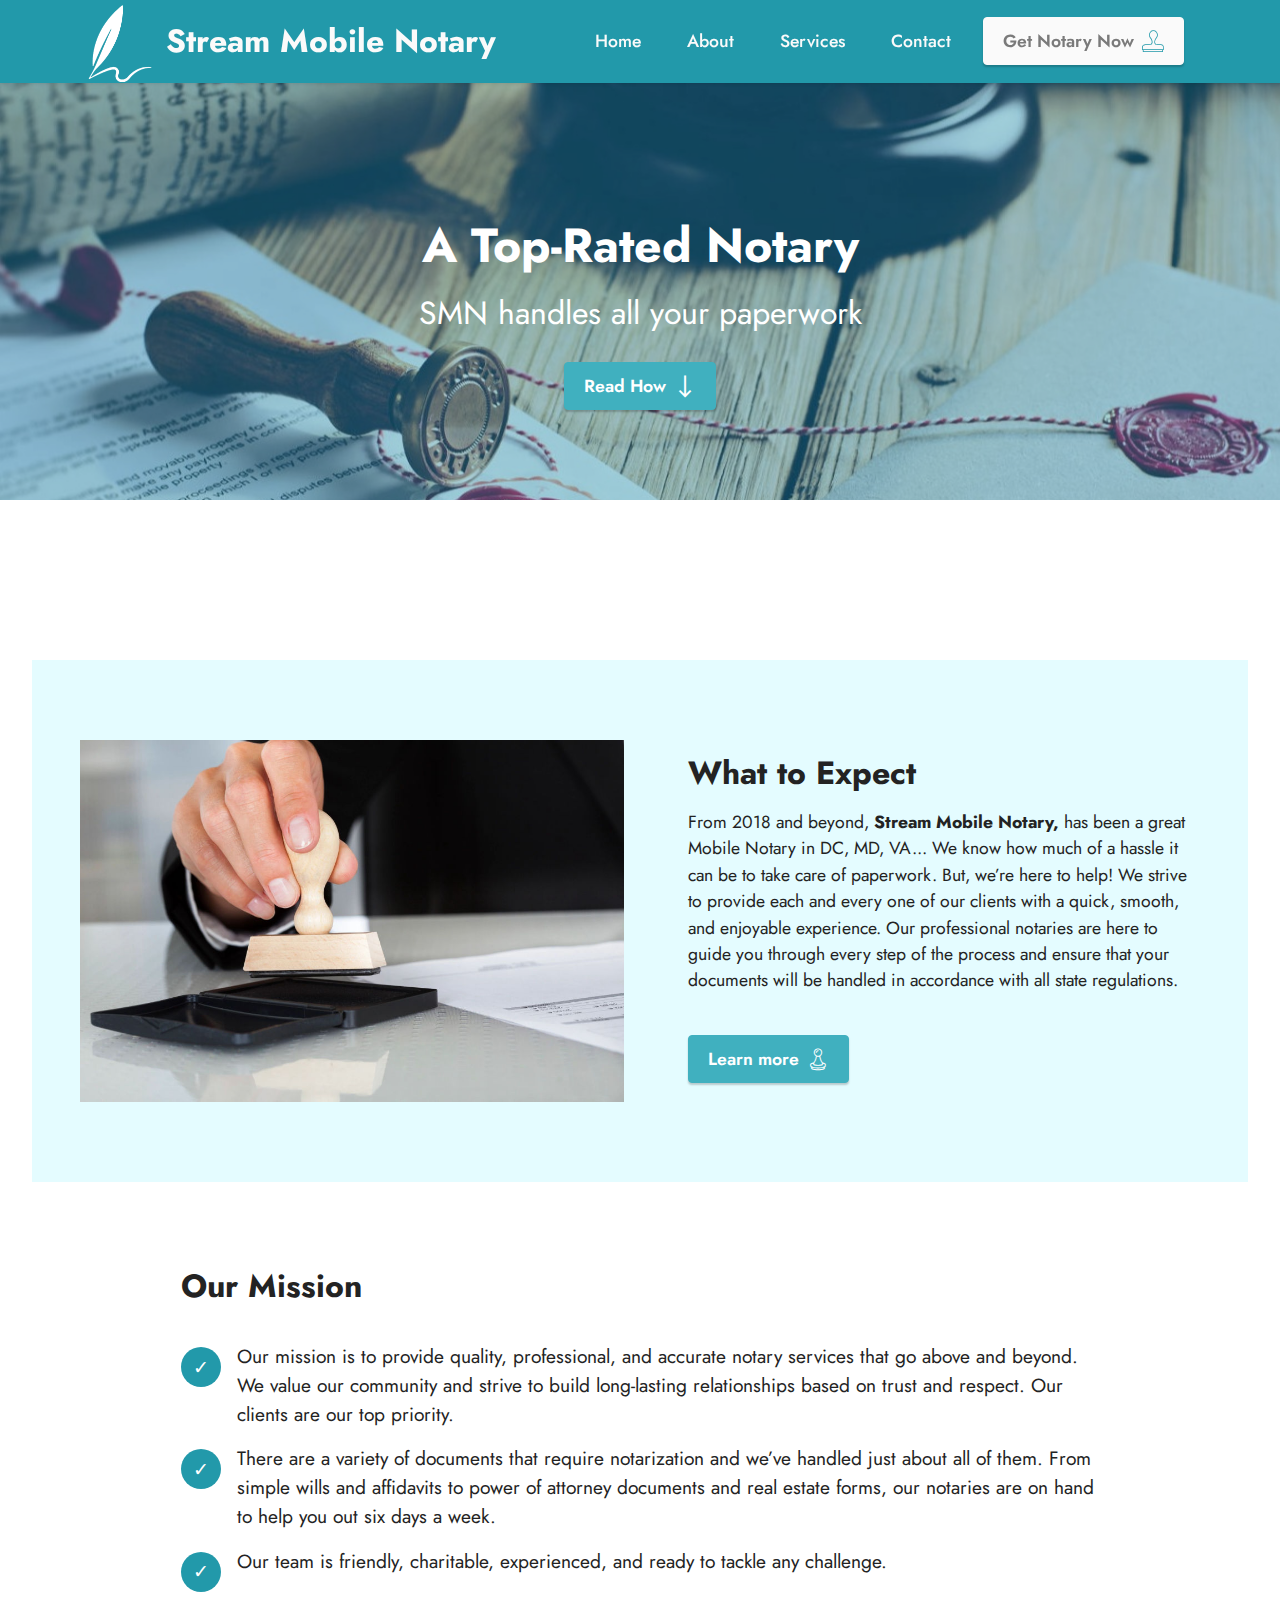
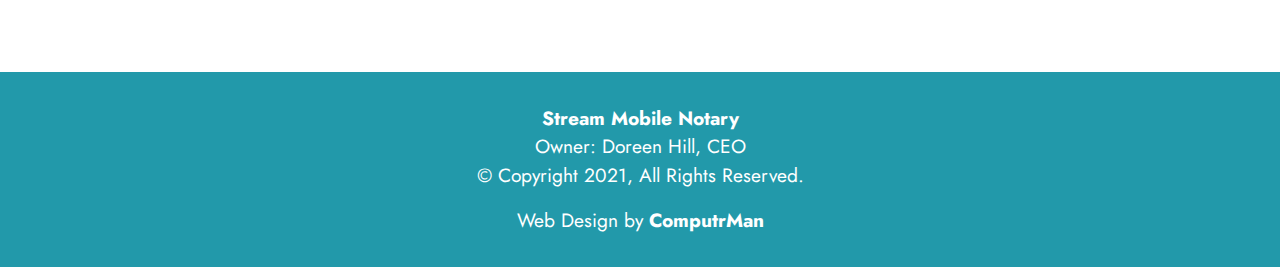
<file: index.html>
<!DOCTYPE html>
<html  >
<head>
  
  <meta charset="UTF-8">
  <meta http-equiv="X-UA-Compatible" content="IE=edge">
  
  <meta name="viewport" content="width=device-width, initial-scale=1, minimum-scale=1">
  <link rel="shortcut icon" href="assets/images/logo-2-135x163.png" type="image/x-icon">
  <meta name="description" content="">
  
  
  <title>SMN - Home</title>
  <link rel="stylesheet" href="assets/icons-mind/style.css">
  <link rel="stylesheet" href="assets/web/assets/mobirise-icons2/mobirise2.css">
  <link rel="stylesheet" href="assets/icon54/style.css">
  <link rel="stylesheet" href="assets/tether/tether.min.css">
  <link rel="stylesheet" href="assets/bootstrap/css/bootstrap.min.css">
  <link rel="stylesheet" href="assets/bootstrap/css/bootstrap-grid.min.css">
  <link rel="stylesheet" href="assets/bootstrap/css/bootstrap-reboot.min.css">
  <link rel="stylesheet" href="assets/dropdown/css/style.css">
  <link rel="stylesheet" href="assets/socicon/css/styles.css">
  <link rel="stylesheet" href="assets/theme/css/style.css">
  <link rel="preload" as="style" href="assets/mobirise/css/mbr-additional.css"><link rel="stylesheet" href="assets/mobirise/css/mbr-additional.css" type="text/css">
  
  
  
  <meta name="viewport" content="width=device-width, initial-scale=1, maximum-scale=1, user-scalable=no">
<meta name="theme-color" content="#2299aa">
<link rel="manifest" href="manifest.json">
<script src="sw-connect.js"></script>
<meta name="apple-mobile-web-app-capable" content="yes">
<link rel="apple-touch-startup-image" media="(device-width: 320px) and (device-height: 568px) and (-webkit-device-pixel-ratio: 2) and (orientation: portrait)" href="assets/images/apple-launch-640x1136.png">
<link rel="apple-touch-startup-image" media="(device-width: 375px) and (device-height: 667px) and (-webkit-device-pixel-ratio: 2) and (orientation: portrait)" href="assets/images/apple-launch-750x1334.png">
<link rel="apple-touch-startup-image" media="(device-width: 414px) and (device-height: 736px) and (-webkit-device-pixel-ratio: 3) and (orientation: portrait)" href="assets/images/apple-launch-1242x2208.png">
<link rel="apple-touch-startup-image" media="(device-width: 375px) and (device-height: 812px) and (-webkit-device-pixel-ratio: 3) and (orientation: portrait)" href="assets/images/apple-launch-1125x2436.png">
<link rel="apple-touch-startup-image" media="(device-width: 768px) and (device-height: 1024px) and (-webkit-device-pixel-ratio: 2) and (orientation: portrait)" href="assets/images/apple-launch-1536x2048.png">
<link rel="apple-touch-startup-image" media="(device-width: 834px) and (device-height: 1112px) and (-webkit-device-pixel-ratio: 2) and (orientation: portrait)" href="assets/images/apple-launch-1668x2224.png">
<link rel="apple-touch-startup-image" media="(device-width: 1024px) and (device-height: 1366px) and (-webkit-device-pixel-ratio: 2) and (orientation: portrait)" href="assets/images/apple-launch-2048x2732.png">
<meta name="apple-mobile-web-app-status-bar-style" content="default">
<meta name="apple-mobile-web-app-title" content="Stream-MN">
<link rel="apple-touch-icon" href="apple-touch-icon.png"></head>
<body>
  
  <section class="menu menu2 cid-sgKvZFir5n" once="menu" id="menu2-2">
    
    <nav class="navbar navbar-dropdown navbar-fixed-top navbar-expand-lg">
        <div class="container">
            <div class="navbar-brand">
                <span class="navbar-logo">
                    <a href="index.html">
                        <img src="assets/images/logo-2-135x163.png" alt="" style="height: 5.1rem;">
                    </a>
                </span>
                <span class="navbar-caption-wrap"><a class="navbar-caption text-white text-primary display-5" href="index.html">Stream Mobile Notary</a></span>
            </div>
            <button class="navbar-toggler" type="button" data-toggle="collapse" data-target="#navbarSupportedContent" aria-controls="navbarNavAltMarkup" aria-expanded="false" aria-label="Toggle navigation">
                <div class="hamburger">
                    <span></span>
                    <span></span>
                    <span></span>
                    <span></span>
                </div>
            </button>
            <div class="collapse navbar-collapse" id="navbarSupportedContent">
                <ul class="navbar-nav nav-dropdown" data-app-modern-menu="true"><li class="nav-item"><a class="nav-link link text-white text-primary display-4" href="index.html">Home</a></li><li class="nav-item"><a class="nav-link link text-white text-primary display-4" href="about.html">About</a></li>
                    <li class="nav-item"><a class="nav-link link text-white text-primary display-4" href="services.html">Services</a>
                    </li><li class="nav-item"><a class="nav-link link text-white text-primary display-4" href="contact.html">Contact</a></li></ul>
                
                <div class="navbar-buttons mbr-section-btn"><a class="btn btn-white display-4" href="index.html"><span class="imind-stamp mbr-iconfont mbr-iconfont-btn" style="color: rgb(34, 153, 170);"></span>Get Notary Now</a></div>
            </div>
        </div>
    </nav>
</section>

<section class="header6 cid-sgKwzlKn9D" id="header6-3">

    

    <div class="mbr-overlay" style="opacity: 0.4; background-color: rgb(34, 153, 170);"></div>

    <div class="align-center container">
        <div class="row justify-content-center">
            <div class="col-12 col-lg-8">
                <h1 class="mbr-section-title mbr-fonts-style mbr-white mb-3 display-2"><strong>A Top-Rated Notary</strong></h1>
                
                <p class="mbr-text mbr-white mbr-fonts-style display-5">SMN handles all your paperwork</p>
                <div class="mbr-section-btn mt-3"><a class="btn btn-success display-4" href="index.html#features17-1x"><span class="mobi-mbri mobi-mbri-down mbr-iconfont mbr-iconfont-btn"></span>Read How</a></div>
            </div>
        </div>
    </div>
</section>

<section class="features16 cid-sgL0g4RZ3E" id="features17-1x">
    

    
    <div class="container-fluid">
        <div class="content-wrapper">
            <div class="row align-items-center">
                <div class="col-12 col-lg-6">
                    <div class="image-wrapper">
                        <img src="assets/images/serv2-980x653.jpg" alt="">
                    </div>
                </div>
                <div class="col-12 col-lg">
                    <div class="text-wrapper">
                        <h6 class="card-title mbr-fonts-style display-5">
                            <strong>What to Expect</strong></h6>
                        <p class="mbr-text mbr-fonts-style mb-4 display-4">From 2018 and beyond, <strong>Stream Mobile Notary,</strong>&nbsp;has been a great Mobile Notary in DC, MD, VA... We know how much of a hassle it can be to take care of paperwork. But, we’re here to help! We strive to provide each and every one of our clients with a quick, smooth, and enjoyable experience. Our professional notaries are here to guide you through every step of the process and ensure that your documents will be handled in accordance with all state regulations.&nbsp;<br></p>
                        <div class="mbr-section-btn mt-3"><a class="btn btn-success display-4" href="index.html#features17-1x"><span class="icon54-v1-stamp mbr-iconfont mbr-iconfont-btn"></span>
                                Learn more
                            </a></div>
                    </div>
                </div>
            </div>
        </div>
    </div>
</section>

<section class="content8 cid-sgL04xmBv0" id="content8-1w">
    
    <div class="container">
        <div class="row justify-content-center">
            <div class="counter-container col-md-12 col-lg-10">
                <h4 class="mbr-section-title mbr-fonts-style mb-4 display-5"><strong>
                    Our Mission</strong></h4>
                <div class="mbr-text mbr-fonts-style display-7">
                    <ul>
                        <li>Our mission is to provide quality, professional, and accurate notary services that go above and beyond. We value our community and strive to build long-lasting relationships based on trust and respect. Our clients are our top priority.</li><li><span style="font-size: 1.2rem;">There are a variety of documents that require notarization and we’ve handled just about all of them. From simple wills and affidavits to power of attorney documents and real estate forms, our notaries are on hand to help you out six days a week.&nbsp;</span>&nbsp;&nbsp;&nbsp;&nbsp;&nbsp;&nbsp;&nbsp;&nbsp;&nbsp;&nbsp;&nbsp;&nbsp;<br></li><li><span style="font-size: 1.2rem;">Our team is friendly, charitable, experienced, and ready to tackle any challenge.&nbsp;</span></li>
                    </ul>
                </div>
            </div>
        </div>
    </div>
</section>

<section class="footer3 cid-sgLvRJ6act" once="footers" id="footer3-23">

    

    

    <div class="container">
        <div class="media-container-row align-center mbr-white">
            <div class="row row-links">
                <ul class="foot-menu">
                    
                    
                    
                    
                    
                <li class="foot-menu-item mbr-fonts-style display-7"><strong>Stream Mobile Notary<br></strong>Owner: Doreen Hill, CEO<br>© Copyright 2021, All Rights Reserved.</li></ul>
            </div>
            
            <div class="row row-copirayt">
                <p class="mbr-text mb-0 mbr-fonts-style mbr-white align-center display-7">Web Design by <strong>ComputrMan</strong></p>
            </div>
        </div>
    </div>
</section>


<script src="assets/web/assets/jquery/jquery.min.js"></script>
  <script src="assets/popper/popper.min.js"></script>
  <script src="assets/tether/tether.min.js"></script>
  <script src="assets/bootstrap/js/bootstrap.min.js"></script>
  <script src="assets/smoothscroll/smooth-scroll.js"></script>
  <script src="assets/dropdown/js/nav-dropdown.js"></script>
  <script src="assets/dropdown/js/navbar-dropdown.js"></script>
  <script src="assets/touchswipe/jquery.touch-swipe.min.js"></script>
  <script src="assets/theme/js/script.js"></script>
  
  
  
 <div id="scrollToTop" class="scrollToTop mbr-arrow-up"><a style="text-align: center;"><i class="mbr-arrow-up-icon mbr-arrow-up-icon-cm cm-icon cm-icon-smallarrow-up"></i></a></div>
  </body>
</html>
</file>
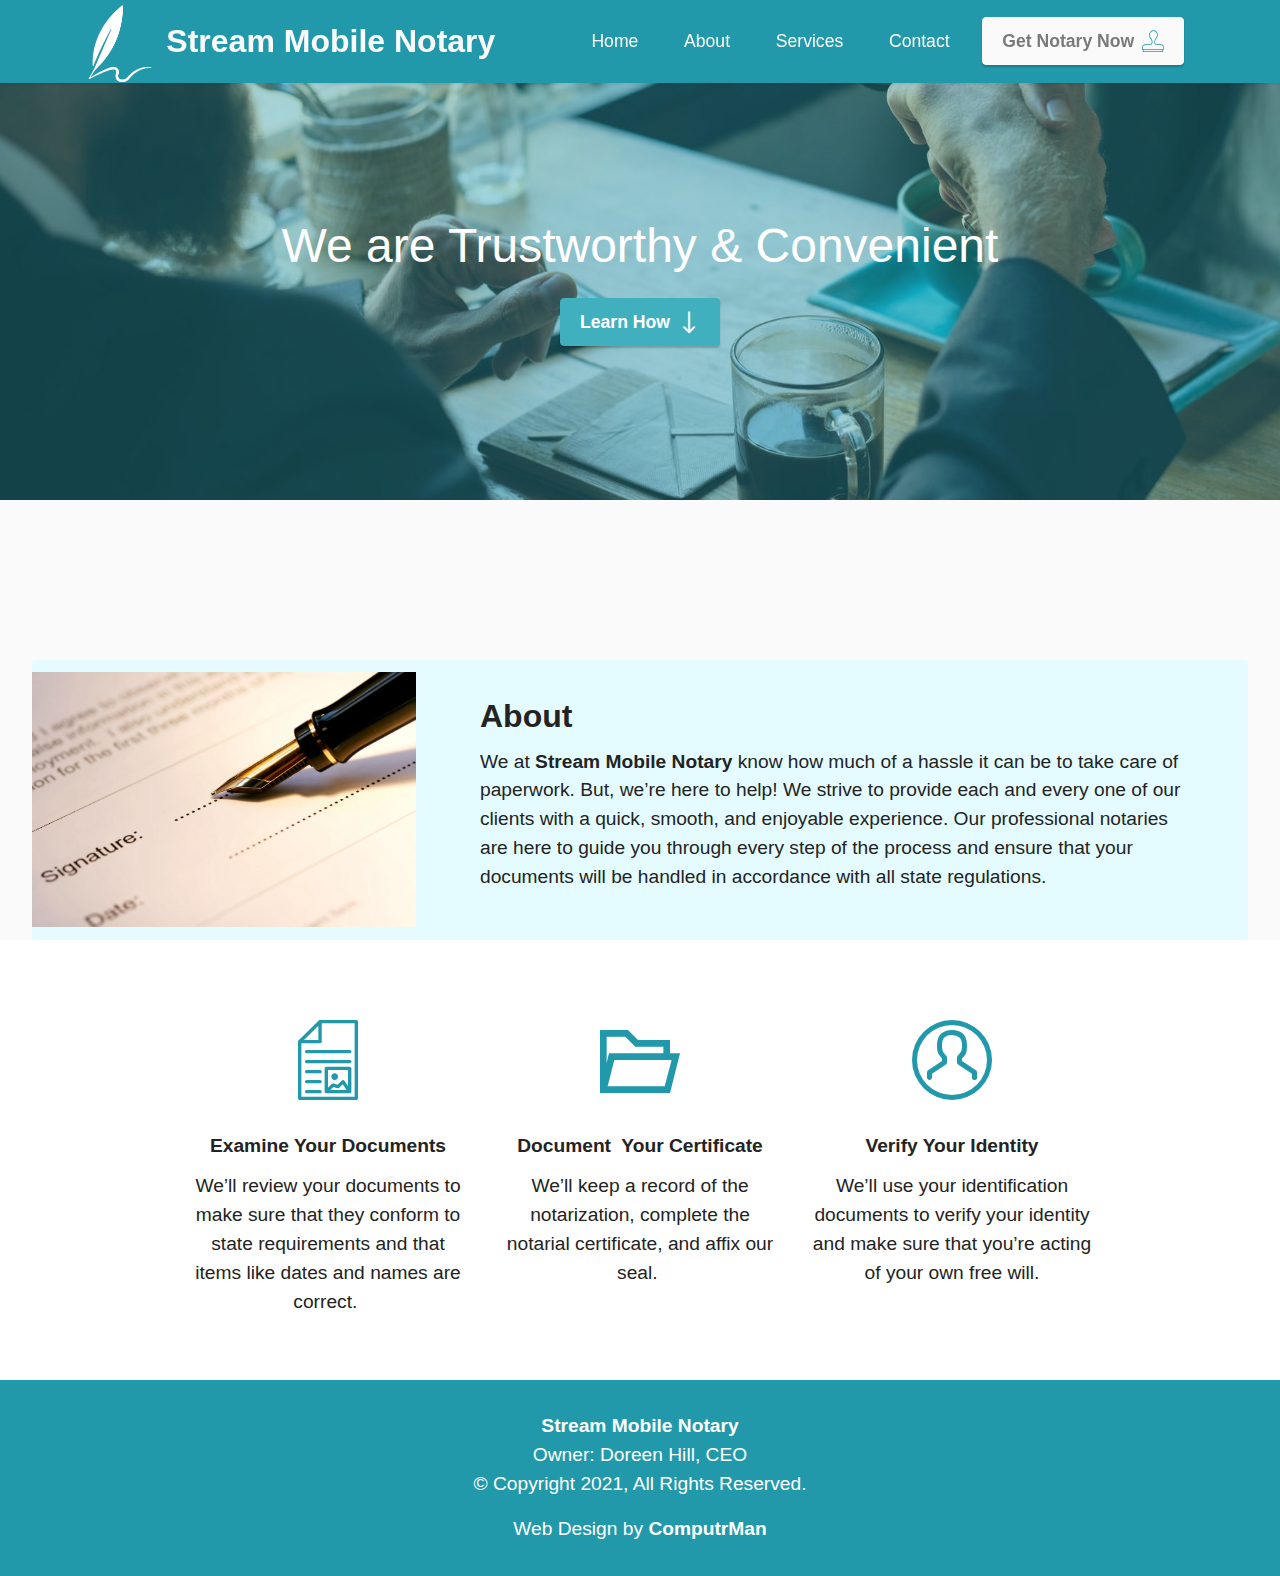
<file: about.html>
<!DOCTYPE html>
<html  >
<head>
  
  <meta charset="UTF-8">
  <meta http-equiv="X-UA-Compatible" content="IE=edge">
  
  <meta name="viewport" content="width=device-width, initial-scale=1, minimum-scale=1">
  <link rel="shortcut icon" href="assets/images/logo-2-135x163.png" type="image/x-icon">
  <meta name="description" content="">
  
  
  <title>SMN - About</title>
  <link rel="stylesheet" href="assets/icons-mind/style.css">
  <link rel="stylesheet" href="assets/web/assets/mobirise-icons2/mobirise2.css">
  <link rel="stylesheet" href="assets/web/assets/mobirise-icons-bold/mobirise-icons-bold.css">
  <link rel="stylesheet" href="assets/icon54-v2/style.css">
  <link rel="stylesheet" href="assets/tether/tether.min.css">
  <link rel="stylesheet" href="assets/bootstrap/css/bootstrap.min.css">
  <link rel="stylesheet" href="assets/bootstrap/css/bootstrap-grid.min.css">
  <link rel="stylesheet" href="assets/bootstrap/css/bootstrap-reboot.min.css">
  <link rel="stylesheet" href="assets/dropdown/css/style.css">
  <link rel="stylesheet" href="assets/socicon/css/styles.css">
  <link rel="stylesheet" href="assets/theme/css/style.css">
  <link rel="preload" as="style" href="assets/mobirise/css/mbr-additional.css"><link rel="stylesheet" href="assets/mobirise/css/mbr-additional.css" type="text/css">
  
  
  
  <meta name="viewport" content="width=device-width, initial-scale=1, maximum-scale=1, user-scalable=no">
<meta name="theme-color" content="#2299aa">
<link rel="manifest" href="manifest.json">
<script src="sw-connect.js"></script>
<meta name="apple-mobile-web-app-capable" content="yes">
<link rel="apple-touch-startup-image" media="(device-width: 320px) and (device-height: 568px) and (-webkit-device-pixel-ratio: 2) and (orientation: portrait)" href="assets/images/apple-launch-640x1136.png">
<link rel="apple-touch-startup-image" media="(device-width: 375px) and (device-height: 667px) and (-webkit-device-pixel-ratio: 2) and (orientation: portrait)" href="assets/images/apple-launch-750x1334.png">
<link rel="apple-touch-startup-image" media="(device-width: 414px) and (device-height: 736px) and (-webkit-device-pixel-ratio: 3) and (orientation: portrait)" href="assets/images/apple-launch-1242x2208.png">
<link rel="apple-touch-startup-image" media="(device-width: 375px) and (device-height: 812px) and (-webkit-device-pixel-ratio: 3) and (orientation: portrait)" href="assets/images/apple-launch-1125x2436.png">
<link rel="apple-touch-startup-image" media="(device-width: 768px) and (device-height: 1024px) and (-webkit-device-pixel-ratio: 2) and (orientation: portrait)" href="assets/images/apple-launch-1536x2048.png">
<link rel="apple-touch-startup-image" media="(device-width: 834px) and (device-height: 1112px) and (-webkit-device-pixel-ratio: 2) and (orientation: portrait)" href="assets/images/apple-launch-1668x2224.png">
<link rel="apple-touch-startup-image" media="(device-width: 1024px) and (device-height: 1366px) and (-webkit-device-pixel-ratio: 2) and (orientation: portrait)" href="assets/images/apple-launch-2048x2732.png">
<meta name="apple-mobile-web-app-status-bar-style" content="default">
<meta name="apple-mobile-web-app-title" content="Stream-MN">
<link rel="apple-touch-icon" href="apple-touch-icon.png"></head>
<body>
  
  <section class="menu menu2 cid-sgKV41Pcrb" once="menu" id="menu2-14">
    
    <nav class="navbar navbar-dropdown navbar-fixed-top navbar-expand-lg">
        <div class="container">
            <div class="navbar-brand">
                <span class="navbar-logo">
                    <a href="index.html">
                        <img src="assets/images/logo-2-135x163.png" alt="" style="height: 5.1rem;">
                    </a>
                </span>
                <span class="navbar-caption-wrap"><a class="navbar-caption text-white text-primary display-5" href="index.html">Stream Mobile Notary</a></span>
            </div>
            <button class="navbar-toggler" type="button" data-toggle="collapse" data-target="#navbarSupportedContent" aria-controls="navbarNavAltMarkup" aria-expanded="false" aria-label="Toggle navigation">
                <div class="hamburger">
                    <span></span>
                    <span></span>
                    <span></span>
                    <span></span>
                </div>
            </button>
            <div class="collapse navbar-collapse" id="navbarSupportedContent">
                <ul class="navbar-nav nav-dropdown" data-app-modern-menu="true"><li class="nav-item"><a class="nav-link link text-white text-primary display-4" href="index.html">Home</a></li><li class="nav-item"><a class="nav-link link text-white text-primary display-4" href="about.html">About</a></li>
                    <li class="nav-item"><a class="nav-link link text-white text-primary display-4" href="services.html">Services</a>
                    </li><li class="nav-item"><a class="nav-link link text-white text-primary display-4" href="contact.html">Contact</a></li></ul>
                
                <div class="navbar-buttons mbr-section-btn"><a class="btn btn-white display-4" href="index.html"><span class="imind-stamp mbr-iconfont mbr-iconfont-btn" style="color: rgb(34, 153, 170);"></span>Get Notary Now</a></div>
            </div>
        </div>
    </nav>
</section>

<section class="header6 cid-sgKV42lsVd" id="header6-15">

    

    <div class="mbr-overlay" style="opacity: 0.4; background-color: rgb(34, 153, 170);"></div>

    <div class="align-center container">
        <div class="row justify-content-center">
            <div class="col-12 col-lg-10">
                <h1 class="mbr-section-title mbr-fonts-style mbr-white mb-3 display-2">We are Trustworthy &amp; Convenient</h1>
                
                
                <div class="mbr-section-btn mt-3"><a class="btn btn-success display-4" href="about.html#features7-17"><span class="mobi-mbri mobi-mbri-down mbr-iconfont mbr-iconfont-btn"></span>Learn How</a></div>
            </div>
        </div>
    </div>
</section>

<section class="features6 cid-sgKV43iL8R" id="features7-17">
    <!---->
    

    
    <div class="container-fluid">
        <div class="card-wrapper">
            <div class="row align-items-center">
                <div class="col-12 col-lg-4">
                    <div class="image-wrapper">
                        <img src="assets/images/serv1-1163x775.jpg" alt="">
                    </div>
                </div>
                <div class="col-12 col-lg">
                    <div class="text-box">
                        <h5 class="mbr-title mbr-fonts-style display-5">
                            <strong>About</strong></h5>
                        <p class="mbr-text mbr-fonts-style display-7">We at <strong>Stream Mobile Notary</strong>&nbsp;know how much of a hassle it can be to take care of paperwork. But, we’re here to help! We strive to provide each and every one of our clients with a quick, smooth, and enjoyable experience. Our professional notaries are here to guide you through every step of the process and ensure that your documents will be handled in accordance with all state regulations.<br></p>
                        
                        
                    </div>
                </div>
            </div>
        </div>
    </div>
</section>

<section class="features1 cid-sgL2LTrPjX" id="features1-1y">
    

    
    <div class="container-fluid">
        <div class="row">
            
        </div>
        <div class="row">
            <div class="card col-12 col-md-6 col-lg-3">
                <div class="card-wrapper">
                    <div class="card-box align-center">
                        <div class="iconfont-wrapper">
                            <span class="mbr-iconfont icon54-v2-design-document" style="color: rgb(34, 153, 170); fill: rgb(34, 153, 170);"></span>
                        </div>
                        <h5 class="card-title mbr-fonts-style display-7"><strong>Examine Your Documents</strong></h5>
                        <p class="card-text mbr-fonts-style display-7">We’ll review your documents to make sure that they conform to state requirements and that items like dates and names are correct.&nbsp;<br></p>
                    </div>
                </div>
            </div>
            <div class="card col-12 col-md-6 col-lg-3">
                <div class="card-wrapper">
                    <div class="card-box align-center">
                        <div class="iconfont-wrapper">
                            <span class="mbr-iconfont mobi-mbri-opened-folder mobi-mbri" style="color: rgb(34, 153, 170); fill: rgb(34, 153, 170);"></span>
                        </div>
                        <h5 class="card-title mbr-fonts-style display-7"><strong>Document&nbsp; Your Certificate
</strong></h5>
                        <p class="card-text mbr-fonts-style display-7">We’ll keep a record of the notarization, complete the notarial certificate, and affix our seal.&nbsp;<br></p>
                    </div>
                </div>
            </div>
            <div class="card col-12 col-md-6 col-lg-3">
                <div class="card-wrapper">
                    <div class="card-box align-center">
                        <div class="iconfont-wrapper">
                            <span class="mbr-iconfont mbrib-user" style="color: rgb(34, 153, 170); fill: rgb(34, 153, 170);"></span>
                        </div>
                        <h5 class="card-title mbr-fonts-style display-7"><strong>Verify Your Identity</strong></h5>
                        <p class="card-text mbr-fonts-style display-7">We’ll use your identification documents to verify your identity and make sure that you’re acting of your own free will.</p>
                    </div>
                </div>
            </div>
            
        </div>
    </div>
</section>

<section class="footer3 cid-sgLvRJ6act" once="footers" id="footer3-23">

    

    

    <div class="container">
        <div class="media-container-row align-center mbr-white">
            <div class="row row-links">
                <ul class="foot-menu">
                    
                    
                    
                    
                    
                <li class="foot-menu-item mbr-fonts-style display-7"><strong>Stream Mobile Notary<br></strong>Owner: Doreen Hill, CEO<br>© Copyright 2021, All Rights Reserved.</li></ul>
            </div>
            
            <div class="row row-copirayt">
                <p class="mbr-text mb-0 mbr-fonts-style mbr-white align-center display-7">Web Design by <strong>ComputrMan</strong></p>
            </div>
        </div>
    </div>
</section>


<script src="assets/web/assets/jquery/jquery.min.js"></script>
  <script src="assets/popper/popper.min.js"></script>
  <script src="assets/tether/tether.min.js"></script>
  <script src="assets/bootstrap/js/bootstrap.min.js"></script>
  <script src="assets/smoothscroll/smooth-scroll.js"></script>
  <script src="assets/dropdown/js/nav-dropdown.js"></script>
  <script src="assets/dropdown/js/navbar-dropdown.js"></script>
  <script src="assets/touchswipe/jquery.touch-swipe.min.js"></script>
  <script src="assets/theme/js/script.js"></script>
  
  
  
 <div id="scrollToTop" class="scrollToTop mbr-arrow-up"><a style="text-align: center;"><i class="mbr-arrow-up-icon mbr-arrow-up-icon-cm cm-icon cm-icon-smallarrow-up"></i></a></div>
  </body>
</html>
</file>
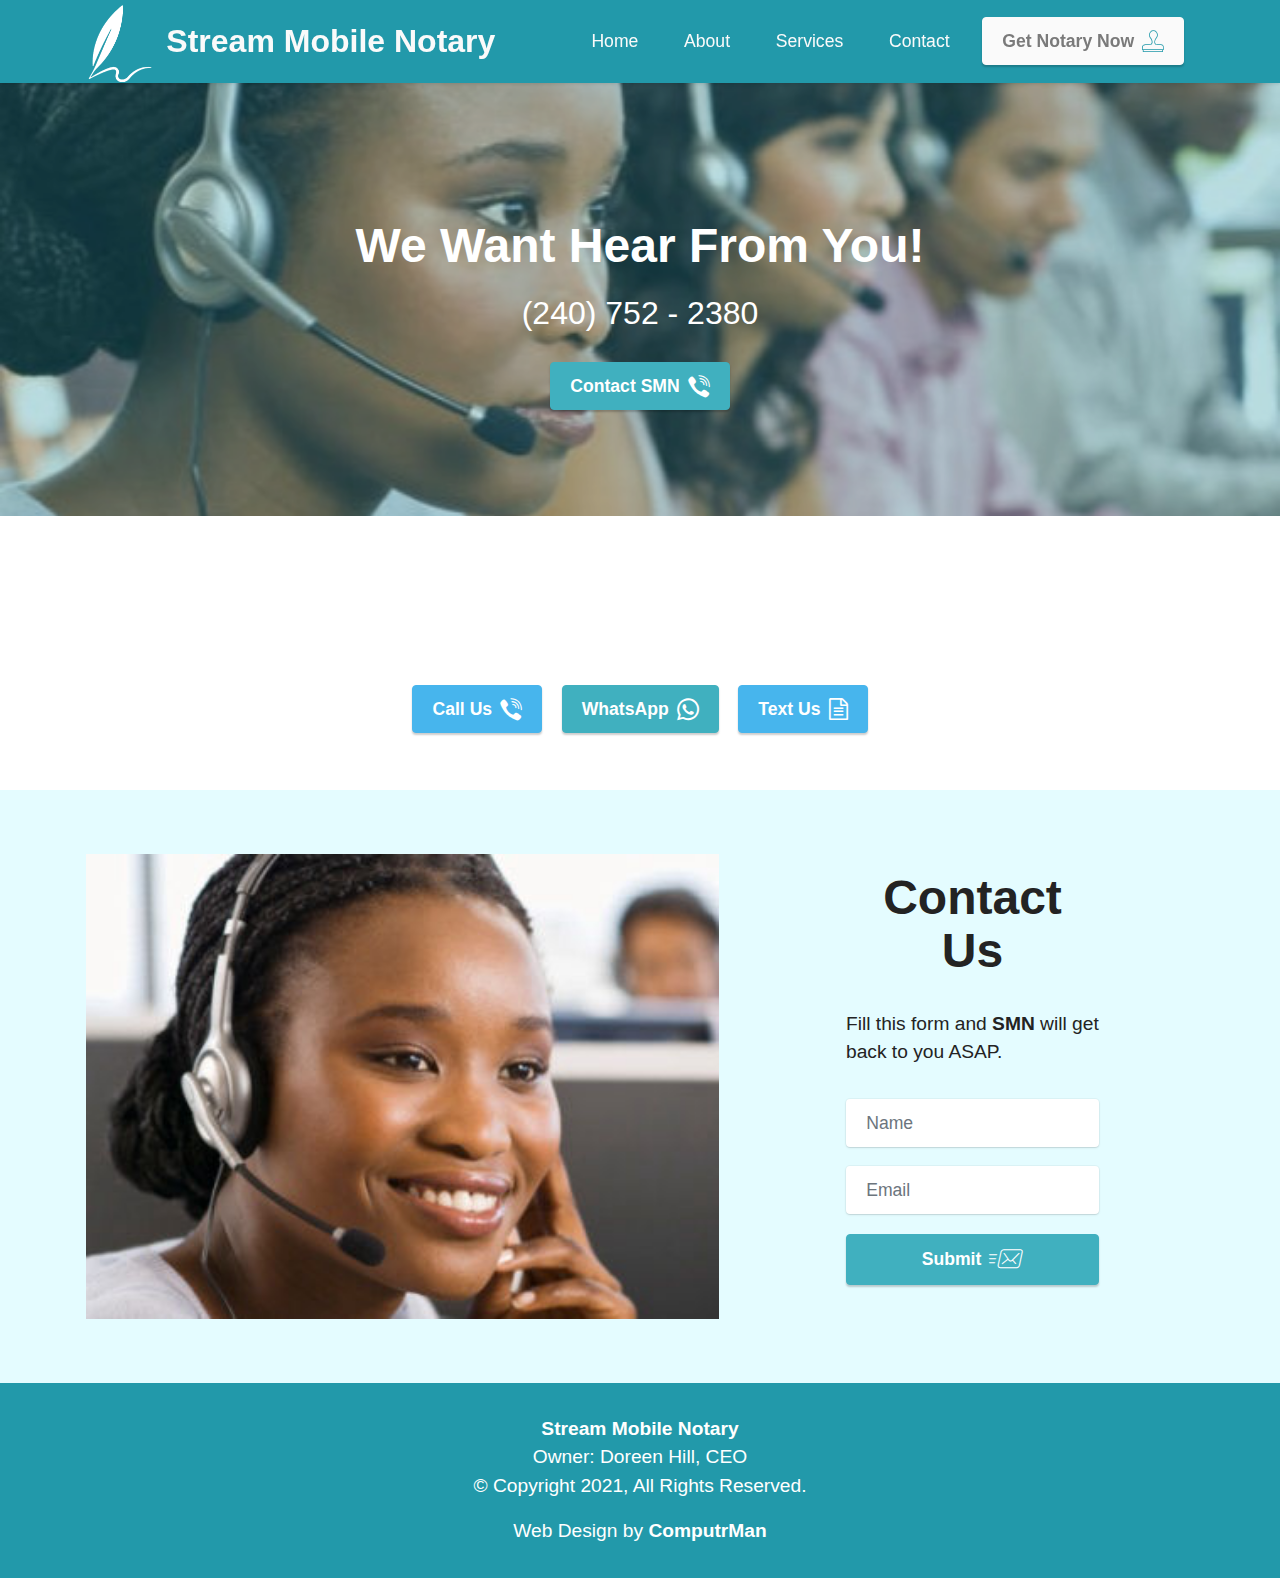
<file: contact.html>
<!DOCTYPE html>
<html  >
<head>
  
  <meta charset="UTF-8">
  <meta http-equiv="X-UA-Compatible" content="IE=edge">
  
  <meta name="viewport" content="width=device-width, initial-scale=1, minimum-scale=1">
  <link rel="shortcut icon" href="assets/images/logo-2-135x163.png" type="image/x-icon">
  <meta name="description" content="">
  
  
  <title>SMN - Contact</title>
  <link rel="stylesheet" href="assets/icons-mind/style.css">
  <link rel="stylesheet" href="assets/font-awesome/css/font-awesome.css">
  <link rel="stylesheet" href="assets/tether/tether.min.css">
  <link rel="stylesheet" href="assets/bootstrap/css/bootstrap.min.css">
  <link rel="stylesheet" href="assets/bootstrap/css/bootstrap-grid.min.css">
  <link rel="stylesheet" href="assets/bootstrap/css/bootstrap-reboot.min.css">
  <link rel="stylesheet" href="assets/dropdown/css/style.css">
  <link rel="stylesheet" href="assets/formstyler/jquery.formstyler.css">
  <link rel="stylesheet" href="assets/formstyler/jquery.formstyler.theme.css">
  <link rel="stylesheet" href="assets/datepicker/jquery.datetimepicker.min.css">
  <link rel="stylesheet" href="assets/socicon/css/styles.css">
  <link rel="stylesheet" href="assets/theme/css/style.css">
  <link rel="preload" as="style" href="assets/mobirise/css/mbr-additional.css"><link rel="stylesheet" href="assets/mobirise/css/mbr-additional.css" type="text/css">
  
  
  
  <meta name="viewport" content="width=device-width, initial-scale=1, maximum-scale=1, user-scalable=no">
<meta name="theme-color" content="#2299aa">
<link rel="manifest" href="manifest.json">
<script src="sw-connect.js"></script>
<meta name="apple-mobile-web-app-capable" content="yes">
<link rel="apple-touch-startup-image" media="(device-width: 320px) and (device-height: 568px) and (-webkit-device-pixel-ratio: 2) and (orientation: portrait)" href="assets/images/apple-launch-640x1136.png">
<link rel="apple-touch-startup-image" media="(device-width: 375px) and (device-height: 667px) and (-webkit-device-pixel-ratio: 2) and (orientation: portrait)" href="assets/images/apple-launch-750x1334.png">
<link rel="apple-touch-startup-image" media="(device-width: 414px) and (device-height: 736px) and (-webkit-device-pixel-ratio: 3) and (orientation: portrait)" href="assets/images/apple-launch-1242x2208.png">
<link rel="apple-touch-startup-image" media="(device-width: 375px) and (device-height: 812px) and (-webkit-device-pixel-ratio: 3) and (orientation: portrait)" href="assets/images/apple-launch-1125x2436.png">
<link rel="apple-touch-startup-image" media="(device-width: 768px) and (device-height: 1024px) and (-webkit-device-pixel-ratio: 2) and (orientation: portrait)" href="assets/images/apple-launch-1536x2048.png">
<link rel="apple-touch-startup-image" media="(device-width: 834px) and (device-height: 1112px) and (-webkit-device-pixel-ratio: 2) and (orientation: portrait)" href="assets/images/apple-launch-1668x2224.png">
<link rel="apple-touch-startup-image" media="(device-width: 1024px) and (device-height: 1366px) and (-webkit-device-pixel-ratio: 2) and (orientation: portrait)" href="assets/images/apple-launch-2048x2732.png">
<meta name="apple-mobile-web-app-status-bar-style" content="default">
<meta name="apple-mobile-web-app-title" content="Stream-MN">
<link rel="apple-touch-icon" href="apple-touch-icon.png"></head>
<body>
  
  <section class="menu menu2 cid-sgKVx85ztb" once="menu" id="menu2-1m">
    
    <nav class="navbar navbar-dropdown navbar-fixed-top navbar-expand-lg">
        <div class="container">
            <div class="navbar-brand">
                <span class="navbar-logo">
                    <a href="index.html">
                        <img src="assets/images/logo-2-135x163.png" alt="" style="height: 5.1rem;">
                    </a>
                </span>
                <span class="navbar-caption-wrap"><a class="navbar-caption text-white text-primary display-5" href="index.html">Stream Mobile Notary</a></span>
            </div>
            <button class="navbar-toggler" type="button" data-toggle="collapse" data-target="#navbarSupportedContent" aria-controls="navbarNavAltMarkup" aria-expanded="false" aria-label="Toggle navigation">
                <div class="hamburger">
                    <span></span>
                    <span></span>
                    <span></span>
                    <span></span>
                </div>
            </button>
            <div class="collapse navbar-collapse" id="navbarSupportedContent">
                <ul class="navbar-nav nav-dropdown" data-app-modern-menu="true"><li class="nav-item"><a class="nav-link link text-white text-primary display-4" href="index.html">Home</a></li><li class="nav-item"><a class="nav-link link text-white text-primary display-4" href="about.html">About</a></li>
                    <li class="nav-item"><a class="nav-link link text-white text-primary display-4" href="services.html">Services</a>
                    </li><li class="nav-item"><a class="nav-link link text-white text-primary display-4" href="contact.html">Contact</a></li></ul>
                
                <div class="navbar-buttons mbr-section-btn"><a class="btn btn-white display-4" href="index.html"><span class="imind-stamp mbr-iconfont mbr-iconfont-btn" style="color: rgb(34, 153, 170);"></span>Get Notary Now</a></div>
            </div>
        </div>
    </nav>
</section>

<section class="header6 cid-sgKVx8vHfw" id="header6-1n">

    

    <div class="mbr-overlay" style="opacity: 0.3; background-color: rgb(34, 153, 170);"></div>

    <div class="align-center container-fluid">
        <div class="row justify-content-center">
            <div class="col-12 col-lg-8">
                <h1 class="mbr-section-title mbr-fonts-style mbr-white mb-3 display-2"><strong>We Want Hear From You!</strong></h1>
                <h2 class="mbr-section-subtitle mbr-fonts-style mbr-white mb-3 display-5">(240) 752 - 2380</h2>
                
                <div class="mbr-section-btn mt-3"><a class="btn btn-success display-4" href="contact.html#content11-21"><span class="socicon socicon-viber mbr-iconfont mbr-iconfont-btn"></span>Contact SMN</a></div>
            </div>
        </div>
    </div>
</section>

<section class="content11 cid-sgL8msn4wn" id="content11-21">
    
    <div class="container-fluid">
        <div class="row justify-content-center">
            <div class="col-md-12 col-lg-10">
                <div class="mbr-section-btn align-center"><a class="btn btn-info display-4" href="tel:1-240-752-2380"><span class="socicon socicon-viber mbr-iconfont mbr-iconfont-btn"></span>Call Us</a> <a class="btn btn-success display-4" href="https://wa.me/12407522380"><span class="socicon socicon-whatsapp mbr-iconfont mbr-iconfont-btn"></span>WhatsApp</a> <a class="btn btn-info display-4" href="sms:1-240-752-2380"><span class="fa fa-file-text-o mbr-iconfont mbr-iconfont-btn"></span>Text Us</a></div>
            </div>
        </div>
    </div>
</section>

<section class="form3 cid-sgL8mKsjhx" id="form3-22">

    

    

    <div class="container">
        <div class="row justify-content-center">
            <div class="col-lg-7 col-12">
                <div class="image-wrapper">
                    <img class="w-100" src="assets/images/contact-375x275.jpg" alt="">
                </div>
            </div>
            <div class="col-lg-3 offset-lg-1 mbr-form" data-form-type="formoid">
                <form action="https://mobirise.eu/" method="POST" class="mbr-form form-with-styler" data-form-title="Form Name"><input type="hidden" name="email" data-form-email="true" value="L5iWiXtGQsKC53i759O5lpjL1tnnlz/6EnPDMD0FLaT1Vpv2Z9plKRvUQar2omrN6OYya9aOwEGsymw1N6CRrIDxbuyO5r4G4nLH9JLbkhdDiF4bOfPQK/zNhSKxp0I1">
                    <div class="">
                        <div hidden="hidden" data-form-alert="" class="alert alert-success col-12">Thanks for filling out
                            the form!</div>
                        <div hidden="hidden" data-form-alert-danger="" class="alert alert-danger col-12">Oops...! some
                            problem!</div>
                    </div>
                    <div class="dragArea row">
                        <div class="col-lg-12 col-md-12 col-sm-12">
                            <h1 class="mbr-section-title mb-4 display-2">
                                <strong>Contact Us</strong>
                            </h1>
                        </div>
                        <div class="col-lg-12 col-md-12 col-sm-12">
                            <p class="mbr-text mbr-fonts-style mb-4 display-7">Fill this form and <strong>SMN </strong>will get back to you
                                ASAP.</p>
                        </div>
                        <div data-for="name" class="col-lg-12 col-md col-sm-12 form-group">
                            <input type="text" name="name" placeholder="Name" data-form-field="name" class="form-control" value="" id="name-form3-22">
                        </div>
                        <div class="col-lg-12 col-md col-sm-12 form-group" data-for="email">
                            <input type="email" name="email" placeholder="Email" data-form-field="email" class="form-control" value="" id="email-form3-22">
                        </div>
                        <div class="col-md-auto col-12 mbr-section-btn"><button type="submit" class="btn btn-success display-4"><span class="imind-mail-send mbr-iconfont mbr-iconfont-btn" style="font-size: 30px;"></span>Submit</button></div>
                    </div>
                </form>
            </div>
            <div class="offset-lg-1"></div>
        </div>
    </div>
</section>

<section class="footer3 cid-sgLvRJ6act" once="footers" id="footer3-23">

    

    

    <div class="container">
        <div class="media-container-row align-center mbr-white">
            <div class="row row-links">
                <ul class="foot-menu">
                    
                    
                    
                    
                    
                <li class="foot-menu-item mbr-fonts-style display-7"><strong>Stream Mobile Notary<br></strong>Owner: Doreen Hill, CEO<br>© Copyright 2021, All Rights Reserved.</li></ul>
            </div>
            
            <div class="row row-copirayt">
                <p class="mbr-text mb-0 mbr-fonts-style mbr-white align-center display-7">Web Design by <strong>ComputrMan</strong></p>
            </div>
        </div>
    </div>
</section>


<script src="assets/web/assets/jquery/jquery.min.js"></script>
  <script src="assets/popper/popper.min.js"></script>
  <script src="assets/tether/tether.min.js"></script>
  <script src="assets/bootstrap/js/bootstrap.min.js"></script>
  <script src="assets/smoothscroll/smooth-scroll.js"></script>
  <script src="assets/dropdown/js/nav-dropdown.js"></script>
  <script src="assets/dropdown/js/navbar-dropdown.js"></script>
  <script src="assets/touchswipe/jquery.touch-swipe.min.js"></script>
  <script src="assets/formstyler/jquery.formstyler.js"></script>
  <script src="assets/formstyler/jquery.formstyler.min.js"></script>
  <script src="assets/datepicker/jquery.datetimepicker.full.js"></script>
  <script src="assets/theme/js/script.js"></script>
  <script src="assets/formoid/formoid.min.js"></script>
  
  
  
 <div id="scrollToTop" class="scrollToTop mbr-arrow-up"><a style="text-align: center;"><i class="mbr-arrow-up-icon mbr-arrow-up-icon-cm cm-icon cm-icon-smallarrow-up"></i></a></div>
  </body>
</html>
</file>
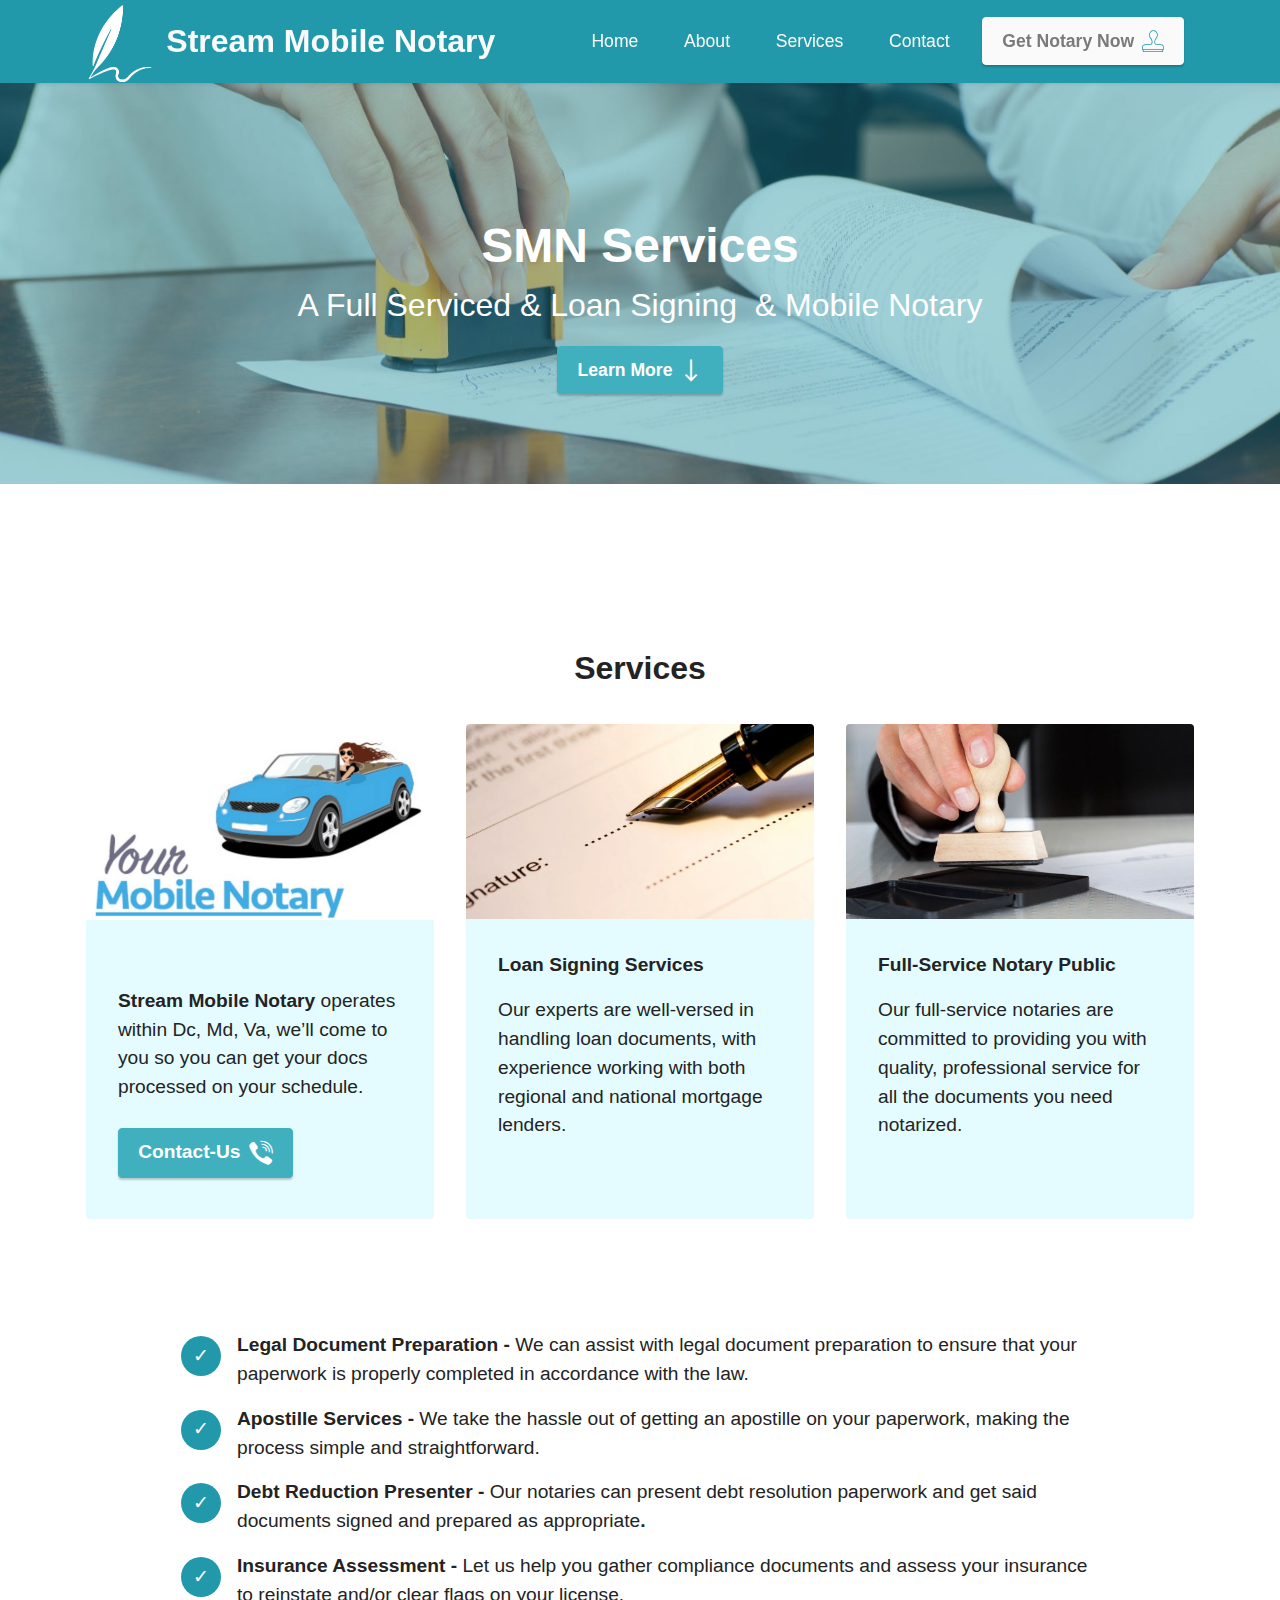
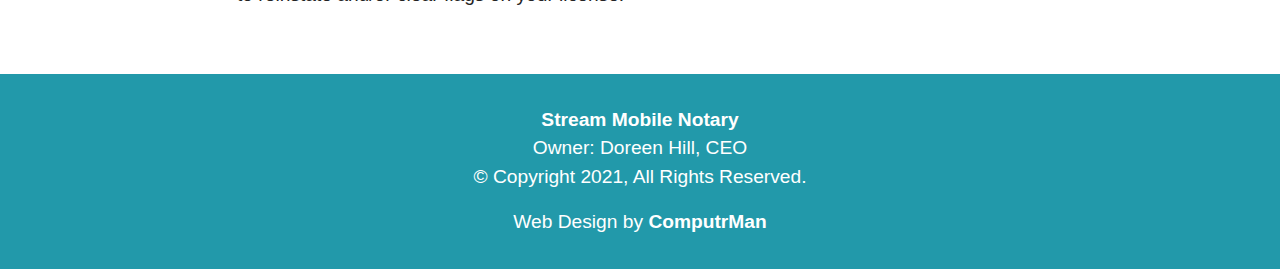
<file: services.html>
<!DOCTYPE html>
<html  >
<head>
  
  <meta charset="UTF-8">
  <meta http-equiv="X-UA-Compatible" content="IE=edge">
  
  <meta name="viewport" content="width=device-width, initial-scale=1, minimum-scale=1">
  <link rel="shortcut icon" href="assets/images/logo-2-135x163.png" type="image/x-icon">
  <meta name="description" content="">
  
  
  <title>SMN - Services</title>
  <link rel="stylesheet" href="assets/icons-mind/style.css">
  <link rel="stylesheet" href="assets/web/assets/mobirise-icons2/mobirise2.css">
  <link rel="stylesheet" href="assets/tether/tether.min.css">
  <link rel="stylesheet" href="assets/bootstrap/css/bootstrap.min.css">
  <link rel="stylesheet" href="assets/bootstrap/css/bootstrap-grid.min.css">
  <link rel="stylesheet" href="assets/bootstrap/css/bootstrap-reboot.min.css">
  <link rel="stylesheet" href="assets/dropdown/css/style.css">
  <link rel="stylesheet" href="assets/socicon/css/styles.css">
  <link rel="stylesheet" href="assets/theme/css/style.css">
  <link rel="preload" as="style" href="assets/mobirise/css/mbr-additional.css"><link rel="stylesheet" href="assets/mobirise/css/mbr-additional.css" type="text/css">
  
  
  
  <meta name="viewport" content="width=device-width, initial-scale=1, maximum-scale=1, user-scalable=no">
<meta name="theme-color" content="#2299aa">
<link rel="manifest" href="manifest.json">
<script src="sw-connect.js"></script>
<meta name="apple-mobile-web-app-capable" content="yes">
<link rel="apple-touch-startup-image" media="(device-width: 320px) and (device-height: 568px) and (-webkit-device-pixel-ratio: 2) and (orientation: portrait)" href="assets/images/apple-launch-640x1136.png">
<link rel="apple-touch-startup-image" media="(device-width: 375px) and (device-height: 667px) and (-webkit-device-pixel-ratio: 2) and (orientation: portrait)" href="assets/images/apple-launch-750x1334.png">
<link rel="apple-touch-startup-image" media="(device-width: 414px) and (device-height: 736px) and (-webkit-device-pixel-ratio: 3) and (orientation: portrait)" href="assets/images/apple-launch-1242x2208.png">
<link rel="apple-touch-startup-image" media="(device-width: 375px) and (device-height: 812px) and (-webkit-device-pixel-ratio: 3) and (orientation: portrait)" href="assets/images/apple-launch-1125x2436.png">
<link rel="apple-touch-startup-image" media="(device-width: 768px) and (device-height: 1024px) and (-webkit-device-pixel-ratio: 2) and (orientation: portrait)" href="assets/images/apple-launch-1536x2048.png">
<link rel="apple-touch-startup-image" media="(device-width: 834px) and (device-height: 1112px) and (-webkit-device-pixel-ratio: 2) and (orientation: portrait)" href="assets/images/apple-launch-1668x2224.png">
<link rel="apple-touch-startup-image" media="(device-width: 1024px) and (device-height: 1366px) and (-webkit-device-pixel-ratio: 2) and (orientation: portrait)" href="assets/images/apple-launch-2048x2732.png">
<meta name="apple-mobile-web-app-status-bar-style" content="default">
<meta name="apple-mobile-web-app-title" content="Stream-MN">
<link rel="apple-touch-icon" href="apple-touch-icon.png"></head>
<body>
  
  <section class="menu menu2 cid-sgKVlF4V0p" once="menu" id="menu2-1g">
    
    <nav class="navbar navbar-dropdown navbar-fixed-top navbar-expand-lg">
        <div class="container">
            <div class="navbar-brand">
                <span class="navbar-logo">
                    <a href="index.html">
                        <img src="assets/images/logo-2-135x163.png" alt="" style="height: 5.1rem;">
                    </a>
                </span>
                <span class="navbar-caption-wrap"><a class="navbar-caption text-white text-primary display-5" href="index.html">Stream Mobile Notary</a></span>
            </div>
            <button class="navbar-toggler" type="button" data-toggle="collapse" data-target="#navbarSupportedContent" aria-controls="navbarNavAltMarkup" aria-expanded="false" aria-label="Toggle navigation">
                <div class="hamburger">
                    <span></span>
                    <span></span>
                    <span></span>
                    <span></span>
                </div>
            </button>
            <div class="collapse navbar-collapse" id="navbarSupportedContent">
                <ul class="navbar-nav nav-dropdown" data-app-modern-menu="true"><li class="nav-item"><a class="nav-link link text-white text-primary display-4" href="index.html">Home</a></li><li class="nav-item"><a class="nav-link link text-white text-primary display-4" href="about.html">About</a></li>
                    <li class="nav-item"><a class="nav-link link text-white text-primary display-4" href="services.html">Services</a>
                    </li><li class="nav-item"><a class="nav-link link text-white text-primary display-4" href="contact.html">Contact</a></li></ul>
                
                <div class="navbar-buttons mbr-section-btn"><a class="btn btn-white display-4" href="index.html"><span class="imind-stamp mbr-iconfont mbr-iconfont-btn" style="color: rgb(34, 153, 170);"></span>Get Notary Now</a></div>
            </div>
        </div>
    </nav>
</section>

<section class="header6 cid-sgKVlFsplm" id="header6-1h">

    

    <div class="mbr-overlay" style="opacity: 0.4; background-color: rgb(34, 153, 170);"></div>

    <div class="align-center container">
        <div class="row justify-content-center">
            <div class="col-12 col-lg-8">
                <h1 class="mbr-section-title mbr-fonts-style mbr-white mb-3 display-2"><strong>SMN Services</strong></h1>
                <h2 class="mbr-section-subtitle mbr-fonts-style mbr-white mb-3 display-5"><p>A Full Serviced &amp; Loan Signing&nbsp; &amp; Mobile Notary</p></h2>
                
                <div class="mbr-section-btn mt-3"><a class="btn btn-success display-4" href="services.html#features3-1z"><span class="mobi-mbri mobi-mbri-down mbr-iconfont mbr-iconfont-btn"></span>Learn More</a></div>
            </div>
        </div>
    </div>
</section>

<section class="features3 cid-sgL4Mrmpfz" id="features3-1z">
    
    
    <div class="container">
        <div class="mbr-section-head">
            <h4 class="mbr-section-title mbr-fonts-style align-center mb-0 display-5">
                <strong>Services</strong></h4>
            
        </div>
        <div class="row mt-4">
            <div class="item features-image сol-12 col-md-6 col-lg-4">
                <div class="item-wrapper">
                    <div class="item-img">
                        <img src="assets/images/serv3-696x392.png" alt="" data-slide-to="0">
                    </div>
                    <div class="item-content">
                        <h5 class="item-title mbr-fonts-style display-7"><p>&nbsp;&nbsp;&nbsp;&nbsp;<strong></strong></p></h5>
                        
                        <p class="mbr-text mbr-fonts-style mt-3 display-7"><strong>Stream Mobile Notary</strong> operates within Dc, Md, Va, we’ll come to you so you can get your docs processed on your schedule.<br></p>
                    </div>
                    <div class="mbr-section-btn item-footer mt-2"><a href="contact.html#content11-21" class="btn item-btn btn-success display-7" target="_blank"><span class="socicon socicon-viber mbr-iconfont mbr-iconfont-btn"></span>Contact-Us</a></div>
                </div>
            </div><div class="item features-image сol-12 col-md-6 col-lg-4">
                <div class="item-wrapper">
                    <div class="item-img">
                        <img src="assets/images/serv1-696x464.jpeg" alt="" data-slide-to="1">
                    </div>
                    <div class="item-content">
                        <h5 class="item-title mbr-fonts-style display-7"><strong>Loan Signing Services</strong></h5>
                        
                        <p class="mbr-text mbr-fonts-style mt-3 display-7">Our experts are well-versed in handling loan documents, with experience working with both regional and national mortgage lenders.<br></p>
                    </div>
<!--                     <div class="mbr-section-btn item-footer mt-2" mbr-if="showButtons" data-toolbar="-mbrBtnMove,-mbrBtnAdd" mbr-buttons mbr-theme-style="display-7"><a href class="btn btn-primary item-btn" target="_blank" data-app-placeholder="Type Text">Learn More
                            &gt;</a></div> -->
                </div>
            </div>
            
            <div class="item features-image сol-12 col-md-6 col-lg-4">
                <div class="item-wrapper">
                    <div class="item-img">
                        <img src="assets/images/serv2-696x464.jpeg" alt="">
                    </div>
                    <div class="item-content">
                        <h5 class="item-title mbr-fonts-style display-7"><strong>Full-Service Notary Public</strong></h5>
                        
                        <p class="mbr-text mbr-fonts-style mt-3 display-7">Our full-service notaries are committed to providing you with quality, professional service for all the documents you need notarized.
<br></p>
                    </div>
<!--                     <div class="mbr-section-btn item-footer mt-2" mbr-if="showButtons" data-toolbar="-mbrBtnMove,-mbrBtnAdd" mbr-buttons mbr-theme-style="display-7"><a href class="btn btn-primary item-btn" data-app-placeholder="Type Text" target="_blank">Learn More
                            &gt;</a></div> -->
                </div>
            </div>
        </div>
    </div>
</section>

<section class="content8 cid-sgL6oS0LcF" id="content8-20">
    
    <div class="container">
        <div class="row justify-content-center">
            <div class="counter-container col-md-12 col-lg-10">
                
                <div class="mbr-text mbr-fonts-style display-7">
                    <ul>
                        <li><strong>Legal Document Preparation -&nbsp;</strong>We can assist with legal document preparation to ensure that your paperwork is properly completed in accordance with the law.</li>
                        <li><strong>Apostille Services - </strong>We take the hassle out of getting an apostille on your paperwork, making the process simple and straightforward.</li>
                        <li><strong>Debt Reduction Presenter -&nbsp;</strong>Our notaries can present debt resolution paperwork and get said documents signed and prepared as appropriate<strong>.</strong></li><li><strong>Insurance Assessment - </strong>Let us help you gather compliance documents and assess your insurance to reinstate and/or clear flags on your license.</li>
                    </ul>
                </div>
            </div>
        </div>
    </div>
</section>

<section class="footer3 cid-sgLvRJ6act" once="footers" id="footer3-23">

    

    

    <div class="container">
        <div class="media-container-row align-center mbr-white">
            <div class="row row-links">
                <ul class="foot-menu">
                    
                    
                    
                    
                    
                <li class="foot-menu-item mbr-fonts-style display-7"><strong>Stream Mobile Notary<br></strong>Owner: Doreen Hill, CEO<br>© Copyright 2021, All Rights Reserved.</li></ul>
            </div>
            
            <div class="row row-copirayt">
                <p class="mbr-text mb-0 mbr-fonts-style mbr-white align-center display-7">Web Design by <strong>ComputrMan</strong></p>
            </div>
        </div>
    </div>
</section>


<script src="assets/web/assets/jquery/jquery.min.js"></script>
  <script src="assets/popper/popper.min.js"></script>
  <script src="assets/tether/tether.min.js"></script>
  <script src="assets/bootstrap/js/bootstrap.min.js"></script>
  <script src="assets/smoothscroll/smooth-scroll.js"></script>
  <script src="assets/dropdown/js/nav-dropdown.js"></script>
  <script src="assets/dropdown/js/navbar-dropdown.js"></script>
  <script src="assets/touchswipe/jquery.touch-swipe.min.js"></script>
  <script src="assets/theme/js/script.js"></script>
  
  
  
 <div id="scrollToTop" class="scrollToTop mbr-arrow-up"><a style="text-align: center;"><i class="mbr-arrow-up-icon mbr-arrow-up-icon-cm cm-icon cm-icon-smallarrow-up"></i></a></div>
  </body>
</html>
</file>
<file: assets/icons-mind/style.css>
@font-face {
	font-family: 'iconsMind';
	src:url('fonts/icon-mind.eot?-rdmvgc');
	src:url('fonts/icons-mind.eot?#iefix-rdmvgc') format('embedded-opentype'),
		url('fonts/icons-mind.woff?-rdmvgc') format('woff'),
		url('fonts/icons-mind.ttf?-rdmvgc') format('truetype'),
		url('fonts/icons-mind.svg?-rdmvgc#icons-mind') format('svg');
	font-weight: normal;
	font-style: normal;
}

[class^="imind-"], [class*=" imind-"] {
	font-family: 'iconsMind' !important;
	speak: none;
	font-style: normal;
	font-weight: normal;
	font-variant: normal;
	text-transform: none;
	line-height: 1;

	/* Better Font Rendering =========== */
	-webkit-font-smoothing: antialiased;
	-moz-osx-font-smoothing: grayscale;
}

.imind-a-z:before {
	content: "\e600";
}
.imind-aa:before {
	content: "\e601";
}
.imind-add-bag:before {
	content: "\e602";
}
.imind-add-basket:before {
	content: "\e603";
}
.imind-add-cart:before {
	content: "\e604";
}
.imind-add-file:before {
	content: "\e605";
}
.imind-add-spaceafterparagraph:before {
	content: "\e606";
}
.imind-add-spacebeforeparagraph:before {
	content: "\e607";
}
.imind-add-user:before {
	content: "\e608";
}
.imind-add-userstar:before {
	content: "\e609";
}
.imind-add-window:before {
	content: "\e60a";
}
.imind-add:before {
	content: "\e60b";
}
.imind-address-book:before {
	content: "\e60c";
}
.imind-address-book2:before {
	content: "\e60d";
}
.imind-administrator:before {
	content: "\e60e";
}
.imind-aerobics-2:before {
	content: "\e60f";
}
.imind-aerobics-3:before {
	content: "\e610";
}
.imind-aerobics:before {
	content: "\e611";
}
.imind-affiliate:before {
	content: "\e612";
}
.imind-aim:before {
	content: "\e613";
}
.imind-air-balloon:before {
	content: "\e614";
}
.imind-airbrush:before {
	content: "\e615";
}
.imind-airship:before {
	content: "\e616";
}
.imind-alarm-clock:before {
	content: "\e617";
}
.imind-alarm-clock2:before {
	content: "\e618";
}
.imind-alarm:before {
	content: "\e619";
}
.imind-alien-2:before {
	content: "\e61a";
}
.imind-alien:before {
	content: "\e61b";
}
.imind-aligator:before {
	content: "\e61c";
}
.imind-align-center:before {
	content: "\e61d";
}
.imind-align-justifyall:before {
	content: "\e61e";
}
.imind-align-justifycenter:before {
	content: "\e61f";
}
.imind-align-justifyleft:before {
	content: "\e620";
}
.imind-align-justifyright:before {
	content: "\e621";
}
.imind-align-left:before {
	content: "\e622";
}
.imind-align-right:before {
	content: "\e623";
}
.imind-alpha:before {
	content: "\e624";
}
.imind-ambulance:before {
	content: "\e625";
}
.imind-amx:before {
	content: "\e626";
}
.imind-anchor-2:before {
	content: "\e627";
}
.imind-anchor:before {
	content: "\e628";
}
.imind-android-store:before {
	content: "\e629";
}
.imind-android:before {
	content: "\e62a";
}
.imind-angel-smiley:before {
	content: "\e62b";
}
.imind-angel:before {
	content: "\e62c";
}
.imind-angry:before {
	content: "\e62d";
}
.imind-apple-bite:before {
	content: "\e62e";
}
.imind-apple-store:before {
	content: "\e62f";
}
.imind-apple:before {
	content: "\e630";
}
.imind-approved-window:before {
	content: "\e631";
}
.imind-aquarius-2:before {
	content: "\e632";
}
.imind-aquarius:before {
	content: "\e633";
}
.imind-archery-2:before {
	content: "\e634";
}
.imind-archery:before {
	content: "\e635";
}
.imind-argentina:before {
	content: "\e636";
}
.imind-aries-2:before {
	content: "\e637";
}
.imind-aries:before {
	content: "\e638";
}
.imind-army-key:before {
	content: "\e639";
}
.imind-arrow-around:before {
	content: "\e63a";
}
.imind-arrow-back3:before {
	content: "\e63b";
}
.imind-arrow-back:before {
	content: "\e63c";
}
.imind-arrow-back2:before {
	content: "\e63d";
}
.imind-arrow-barrier:before {
	content: "\e63e";
}
.imind-arrow-circle:before {
	content: "\e63f";
}
.imind-arrow-cross:before {
	content: "\e640";
}
.imind-arrow-down:before {
	content: "\e641";
}
.imind-arrow-down2:before {
	content: "\e642";
}
.imind-arrow-down3:before {
	content: "\e643";
}
.imind-arrow-downincircle:before {
	content: "\e644";
}
.imind-arrow-fork:before {
	content: "\e645";
}
.imind-arrow-forward:before {
	content: "\e646";
}
.imind-arrow-forward2:before {
	content: "\e647";
}
.imind-arrow-from:before {
	content: "\e648";
}
.imind-arrow-inside:before {
	content: "\e649";
}
.imind-arrow-inside45:before {
	content: "\e64a";
}
.imind-arrow-insidegap:before {
	content: "\e64b";
}
.imind-arrow-insidegap45:before {
	content: "\e64c";
}
.imind-arrow-into:before {
	content: "\e64d";
}
.imind-arrow-join:before {
	content: "\e64e";
}
.imind-arrow-junction:before {
	content: "\e64f";
}
.imind-arrow-left:before {
	content: "\e650";
}
.imind-arrow-left2:before {
	content: "\e651";
}
.imind-arrow-leftincircle:before {
	content: "\e652";
}
.imind-arrow-loop:before {
	content: "\e653";
}
.imind-arrow-merge:before {
	content: "\e654";
}
.imind-arrow-mix:before {
	content: "\e655";
}
.imind-arrow-next:before {
	content: "\e656";
}
.imind-arrow-outleft:before {
	content: "\e657";
}
.imind-arrow-outright:before {
	content: "\e658";
}
.imind-arrow-outside:before {
	content: "\e659";
}
.imind-arrow-outside45:before {
	content: "\e65a";
}
.imind-arrow-outsidegap:before {
	content: "\e65b";
}
.imind-arrow-outsidegap45:before {
	content: "\e65c";
}
.imind-arrow-over:before {
	content: "\e65d";
}
.imind-arrow-refresh:before {
	content: "\e65e";
}
.imind-arrow-refresh2:before {
	content: "\e65f";
}
.imind-arrow-right:before {
	content: "\e660";
}
.imind-arrow-right2:before {
	content: "\e661";
}
.imind-arrow-rightincircle:before {
	content: "\e662";
}
.imind-arrow-shuffle:before {
	content: "\e663";
}
.imind-arrow-squiggly:before {
	content: "\e664";
}
.imind-arrow-through:before {
	content: "\e665";
}
.imind-arrow-to:before {
	content: "\e666";
}
.imind-arrow-turnleft:before {
	content: "\e667";
}
.imind-arrow-turnright:before {
	content: "\e668";
}
.imind-arrow-up:before {
	content: "\e669";
}
.imind-arrow-up2:before {
	content: "\e66a";
}
.imind-arrow-up3:before {
	content: "\e66b";
}
.imind-arrow-upincircle:before {
	content: "\e66c";
}
.imind-arrow-xleft:before {
	content: "\e66d";
}
.imind-arrow-xright:before {
	content: "\e66e";
}
.imind-ask:before {
	content: "\e66f";
}
.imind-assistant:before {
	content: "\e670";
}
.imind-astronaut:before {
	content: "\e671";
}
.imind-at-sign:before {
	content: "\e672";
}
.imind-atm:before {
	content: "\e673";
}
.imind-atom:before {
	content: "\e674";
}
.imind-audio:before {
	content: "\e675";
}
.imind-auto-flash:before {
	content: "\e676";
}
.imind-autumn:before {
	content: "\e677";
}
.imind-baby-clothes:before {
	content: "\e678";
}
.imind-baby-clothes2:before {
	content: "\e679";
}
.imind-baby-cry:before {
	content: "\e67a";
}
.imind-baby:before {
	content: "\e67b";
}
.imind-back2:before {
	content: "\e67c";
}
.imind-back-media:before {
	content: "\e67d";
}
.imind-back-music:before {
	content: "\e67e";
}
.imind-back:before {
	content: "\e67f";
}
.imind-background:before {
	content: "\e680";
}
.imind-bacteria:before {
	content: "\e681";
}
.imind-bag-coins:before {
	content: "\e682";
}
.imind-bag-items:before {
	content: "\e683";
}
.imind-bag-quantity:before {
	content: "\e684";
}
.imind-bag:before {
	content: "\e685";
}
.imind-bakelite:before {
	content: "\e686";
}
.imind-ballet-shoes:before {
	content: "\e687";
}
.imind-balloon:before {
	content: "\e688";
}
.imind-banana:before {
	content: "\e689";
}
.imind-band-aid:before {
	content: "\e68a";
}
.imind-bank:before {
	content: "\e68b";
}
.imind-bar-chart:before {
	content: "\e68c";
}
.imind-bar-chart2:before {
	content: "\e68d";
}
.imind-bar-chart3:before {
	content: "\e68e";
}
.imind-bar-chart4:before {
	content: "\e68f";
}
.imind-bar-chart5:before {
	content: "\e690";
}
.imind-bar-code:before {
	content: "\e691";
}
.imind-barricade-2:before {
	content: "\e692";
}
.imind-barricade:before {
	content: "\e693";
}
.imind-baseball:before {
	content: "\e694";
}
.imind-basket-ball:before {
	content: "\e695";
}
.imind-basket-coins:before {
	content: "\e696";
}
.imind-basket-items:before {
	content: "\e697";
}
.imind-basket-quantity:before {
	content: "\e698";
}
.imind-bat-2:before {
	content: "\e699";
}
.imind-bat:before {
	content: "\e69a";
}
.imind-bathrobe:before {
	content: "\e69b";
}
.imind-batman-mask:before {
	content: "\e69c";
}
.imind-battery-0:before {
	content: "\e69d";
}
.imind-battery-25:before {
	content: "\e69e";
}
.imind-battery-50:before {
	content: "\e69f";
}
.imind-battery-75:before {
	content: "\e6a0";
}
.imind-battery-100:before {
	content: "\e6a1";
}
.imind-battery-charge:before {
	content: "\e6a2";
}
.imind-bear:before {
	content: "\e6a3";
}
.imind-beard-2:before {
	content: "\e6a4";
}
.imind-beard-3:before {
	content: "\e6a5";
}
.imind-beard:before {
	content: "\e6a6";
}
.imind-bebo:before {
	content: "\e6a7";
}
.imind-bee:before {
	content: "\e6a8";
}
.imind-beer-glass:before {
	content: "\e6a9";
}
.imind-beer:before {
	content: "\e6aa";
}
.imind-bell-2:before {
	content: "\e6ab";
}
.imind-bell:before {
	content: "\e6ac";
}
.imind-belt-2:before {
	content: "\e6ad";
}
.imind-belt-3:before {
	content: "\e6ae";
}
.imind-belt:before {
	content: "\e6af";
}
.imind-berlin-tower:before {
	content: "\e6b0";
}
.imind-beta:before {
	content: "\e6b1";
}
.imind-betvibes:before {
	content: "\e6b2";
}
.imind-bicycle-2:before {
	content: "\e6b3";
}
.imind-bicycle-3:before {
	content: "\e6b4";
}
.imind-bicycle:before {
	content: "\e6b5";
}
.imind-big-bang:before {
	content: "\e6b6";
}
.imind-big-data:before {
	content: "\e6b7";
}
.imind-bike-helmet:before {
	content: "\e6b8";
}
.imind-bikini:before {
	content: "\e6b9";
}
.imind-bilk-bottle2:before {
	content: "\e6ba";
}
.imind-billing:before {
	content: "\e6bb";
}
.imind-bing:before {
	content: "\e6bc";
}
.imind-binocular:before {
	content: "\e6bd";
}
.imind-bio-hazard:before {
	content: "\e6be";
}
.imind-biotech:before {
	content: "\e6bf";
}
.imind-bird-deliveringletter:before {
	content: "\e6c0";
}
.imind-bird:before {
	content: "\e6c1";
}
.imind-birthday-cake:before {
	content: "\e6c2";
}
.imind-bisexual:before {
	content: "\e6c3";
}
.imind-bishop:before {
	content: "\e6c4";
}
.imind-bitcoin:before {
	content: "\e6c5";
}
.imind-black-cat:before {
	content: "\e6c6";
}
.imind-blackboard:before {
	content: "\e6c7";
}
.imind-blinklist:before {
	content: "\e6c8";
}
.imind-block-cloud:before {
	content: "\e6c9";
}
.imind-block-window:before {
	content: "\e6ca";
}
.imind-blogger:before {
	content: "\e6cb";
}
.imind-blood:before {
	content: "\e6cc";
}
.imind-blouse:before {
	content: "\e6cd";
}
.imind-blueprint:before {
	content: "\e6ce";
}
.imind-board:before {
	content: "\e6cf";
}
.imind-bodybuilding:before {
	content: "\e6d0";
}
.imind-bold-text:before {
	content: "\e6d1";
}
.imind-bone:before {
	content: "\e6d2";
}
.imind-bones:before {
	content: "\e6d3";
}
.imind-book:before {
	content: "\e6d4";
}
.imind-bookmark:before {
	content: "\e6d5";
}
.imind-books-2:before {
	content: "\e6d6";
}
.imind-books:before {
	content: "\e6d7";
}
.imind-boom:before {
	content: "\e6d8";
}
.imind-boot-2:before {
	content: "\e6d9";
}
.imind-boot:before {
	content: "\e6da";
}
.imind-bottom-totop:before {
	content: "\e6db";
}
.imind-bow-2:before {
	content: "\e6dc";
}
.imind-bow-3:before {
	content: "\e6dd";
}
.imind-bow-4:before {
	content: "\e6de";
}
.imind-bow-5:before {
	content: "\e6df";
}
.imind-bow-6:before {
	content: "\e6e0";
}
.imind-bow:before {
	content: "\e6e1";
}
.imind-bowling-2:before {
	content: "\e6e2";
}
.imind-bowling:before {
	content: "\e6e3";
}
.imind-box2:before {
	content: "\e6e4";
}
.imind-box-close:before {
	content: "\e6e5";
}
.imind-box-full:before {
	content: "\e6e6";
}
.imind-box-open:before {
	content: "\e6e7";
}
.imind-box-withfolders:before {
	content: "\e6e8";
}
.imind-box:before {
	content: "\e6e9";
}
.imind-boy:before {
	content: "\e6ea";
}
.imind-bra:before {
	content: "\e6eb";
}
.imind-brain-2:before {
	content: "\e6ec";
}
.imind-brain-3:before {
	content: "\e6ed";
}
.imind-brain:before {
	content: "\e6ee";
}
.imind-brazil:before {
	content: "\e6ef";
}
.imind-bread-2:before {
	content: "\e6f0";
}
.imind-bread:before {
	content: "\e6f1";
}
.imind-bridge:before {
	content: "\e6f2";
}
.imind-brightkite:before {
	content: "\e6f3";
}
.imind-broke-link2:before {
	content: "\e6f4";
}
.imind-broken-link:before {
	content: "\e6f5";
}
.imind-broom:before {
	content: "\e6f6";
}
.imind-brush:before {
	content: "\e6f7";
}
.imind-bucket:before {
	content: "\e6f8";
}
.imind-bug:before {
	content: "\e6f9";
}
.imind-building:before {
	content: "\e6fa";
}
.imind-bulleted-list:before {
	content: "\e6fb";
}
.imind-bus-2:before {
	content: "\e6fc";
}
.imind-bus:before {
	content: "\e6fd";
}
.imind-business-man:before {
	content: "\e6fe";
}
.imind-business-manwoman:before {
	content: "\e6ff";
}
.imind-business-mens:before {
	content: "\e700";
}
.imind-business-woman:before {
	content: "\e701";
}
.imind-butterfly:before {
	content: "\e702";
}
.imind-button:before {
	content: "\e703";
}
.imind-cable-car:before {
	content: "\e704";
}
.imind-cake:before {
	content: "\e705";
}
.imind-calculator-2:before {
	content: "\e706";
}
.imind-calculator-3:before {
	content: "\e707";
}
.imind-calculator:before {
	content: "\e708";
}
.imind-calendar-2:before {
	content: "\e709";
}
.imind-calendar-3:before {
	content: "\e70a";
}
.imind-calendar-4:before {
	content: "\e70b";
}
.imind-calendar-clock:before {
	content: "\e70c";
}
.imind-calendar:before {
	content: "\e70d";
}
.imind-camel:before {
	content: "\e70e";
}
.imind-camera-2:before {
	content: "\e70f";
}
.imind-camera-3:before {
	content: "\e710";
}
.imind-camera-4:before {
	content: "\e711";
}
.imind-camera-5:before {
	content: "\e712";
}
.imind-camera-back:before {
	content: "\e713";
}
.imind-camera:before {
	content: "\e714";
}
.imind-can-2:before {
	content: "\e715";
}
.imind-can:before {
	content: "\e716";
}
.imind-canada:before {
	content: "\e717";
}
.imind-cancer-2:before {
	content: "\e718";
}
.imind-cancer-3:before {
	content: "\e719";
}
.imind-cancer:before {
	content: "\e71a";
}
.imind-candle:before {
	content: "\e71b";
}
.imind-candy-cane:before {
	content: "\e71c";
}
.imind-candy:before {
	content: "\e71d";
}
.imind-cannon:before {
	content: "\e71e";
}
.imind-cap-2:before {
	content: "\e71f";
}
.imind-cap-3:before {
	content: "\e720";
}
.imind-cap-smiley:before {
	content: "\e721";
}
.imind-cap:before {
	content: "\e722";
}
.imind-capricorn-2:before {
	content: "\e723";
}
.imind-capricorn:before {
	content: "\e724";
}
.imind-car-2:before {
	content: "\e725";
}
.imind-car-3:before {
	content: "\e726";
}
.imind-car-coins:before {
	content: "\e727";
}
.imind-car-items:before {
	content: "\e728";
}
.imind-car-wheel:before {
	content: "\e729";
}
.imind-car:before {
	content: "\e72a";
}
.imind-cardigan:before {
	content: "\e72b";
}
.imind-cardiovascular:before {
	content: "\e72c";
}
.imind-cart-quantity:before {
	content: "\e72d";
}
.imind-casette-tape:before {
	content: "\e72e";
}
.imind-cash-register:before {
	content: "\e72f";
}
.imind-cash-register2:before {
	content: "\e730";
}
.imind-castle:before {
	content: "\e731";
}
.imind-cat:before {
	content: "\e732";
}
.imind-cathedral:before {
	content: "\e733";
}
.imind-cauldron:before {
	content: "\e734";
}
.imind-cd-2:before {
	content: "\e735";
}
.imind-cd-cover:before {
	content: "\e736";
}
.imind-cd:before {
	content: "\e737";
}
.imind-cello:before {
	content: "\e738";
}
.imind-celsius:before {
	content: "\e739";
}
.imind-chacked-flag:before {
	content: "\e73a";
}
.imind-chair:before {
	content: "\e73b";
}
.imind-charger:before {
	content: "\e73c";
}
.imind-check-2:before {
	content: "\e73d";
}
.imind-check:before {
	content: "\e73e";
}
.imind-checked-user:before {
	content: "\e73f";
}
.imind-checkmate:before {
	content: "\e740";
}
.imind-checkout-bag:before {
	content: "\e741";
}
.imind-checkout-basket:before {
	content: "\e742";
}
.imind-checkout:before {
	content: "\e743";
}
.imind-cheese:before {
	content: "\e744";
}
.imind-cheetah:before {
	content: "\e745";
}
.imind-chef-hat:before {
	content: "\e746";
}
.imind-chef-hat2:before {
	content: "\e747";
}
.imind-chef:before {
	content: "\e748";
}
.imind-chemical-2:before {
	content: "\e749";
}
.imind-chemical-3:before {
	content: "\e74a";
}
.imind-chemical-4:before {
	content: "\e74b";
}
.imind-chemical-5:before {
	content: "\e74c";
}
.imind-chemical:before {
	content: "\e74d";
}
.imind-chess-board:before {
	content: "\e74e";
}
.imind-chess:before {
	content: "\e74f";
}
.imind-chicken:before {
	content: "\e750";
}
.imind-chile:before {
	content: "\e751";
}
.imind-chimney:before {
	content: "\e752";
}
.imind-china:before {
	content: "\e753";
}
.imind-chinese-temple:before {
	content: "\e754";
}
.imind-chip:before {
	content: "\e755";
}
.imind-chopsticks-2:before {
	content: "\e756";
}
.imind-chopsticks:before {
	content: "\e757";
}
.imind-christmas-ball:before {
	content: "\e758";
}
.imind-christmas-bell:before {
	content: "\e759";
}
.imind-christmas-candle:before {
	content: "\e75a";
}
.imind-christmas-hat:before {
	content: "\e75b";
}
.imind-christmas-sleigh:before {
	content: "\e75c";
}
.imind-christmas-snowman:before {
	content: "\e75d";
}
.imind-christmas-sock:before {
	content: "\e75e";
}
.imind-christmas-tree:before {
	content: "\e75f";
}
.imind-christmas:before {
	content: "\e760";
}
.imind-chrome:before {
	content: "\e761";
}
.imind-chrysler-building:before {
	content: "\e762";
}
.imind-cinema:before {
	content: "\e763";
}
.imind-circular-point:before {
	content: "\e764";
}
.imind-city-hall:before {
	content: "\e765";
}
.imind-clamp:before {
	content: "\e766";
}
.imind-clapperboard-close:before {
	content: "\e767";
}
.imind-clapperboard-open:before {
	content: "\e768";
}
.imind-claps:before {
	content: "\e769";
}
.imind-clef:before {
	content: "\e76a";
}
.imind-clinic:before {
	content: "\e76b";
}
.imind-clock-2:before {
	content: "\e76c";
}
.imind-clock-3:before {
	content: "\e76d";
}
.imind-clock-4:before {
	content: "\e76e";
}
.imind-clock-back:before {
	content: "\e76f";
}
.imind-clock-forward:before {
	content: "\e770";
}
.imind-clock:before {
	content: "\e771";
}
.imind-close-window:before {
	content: "\e772";
}
.imind-close:before {
	content: "\e773";
}
.imind-clothing-store:before {
	content: "\e774";
}
.imind-cloud--:before {
	content: "\e775";
}
.imind-cloud-:before {
	content: "\e776";
}
.imind-cloud-camera:before {
	content: "\e777";
}
.imind-cloud-computer:before {
	content: "\e778";
}
.imind-cloud-email:before {
	content: "\e779";
}
.imind-cloud-hail:before {
	content: "\e77a";
}
.imind-cloud-laptop:before {
	content: "\e77b";
}
.imind-cloud-lock:before {
	content: "\e77c";
}
.imind-cloud-moon:before {
	content: "\e77d";
}
.imind-cloud-music:before {
	content: "\e77e";
}
.imind-cloud-picture:before {
	content: "\e77f";
}
.imind-cloud-rain:before {
	content: "\e780";
}
.imind-cloud-remove:before {
	content: "\e781";
}
.imind-cloud-secure:before {
	content: "\e782";
}
.imind-cloud-settings:before {
	content: "\e783";
}
.imind-cloud-smartphone:before {
	content: "\e784";
}
.imind-cloud-snow:before {
	content: "\e785";
}
.imind-cloud-sun:before {
	content: "\e786";
}
.imind-cloud-tablet:before {
	content: "\e787";
}
.imind-cloud-video:before {
	content: "\e788";
}
.imind-cloud-weather:before {
	content: "\e789";
}
.imind-cloud:before {
	content: "\e78a";
}
.imind-clouds-weather:before {
	content: "\e78b";
}
.imind-clouds:before {
	content: "\e78c";
}
.imind-clown:before {
	content: "\e78d";
}
.imind-cmyk:before {
	content: "\e78e";
}
.imind-coat:before {
	content: "\e78f";
}
.imind-cocktail:before {
	content: "\e790";
}
.imind-coconut:before {
	content: "\e791";
}
.imind-code-window:before {
	content: "\e792";
}
.imind-coding:before {
	content: "\e793";
}
.imind-coffee-2:before {
	content: "\e794";
}
.imind-coffee-bean:before {
	content: "\e795";
}
.imind-coffee-machine:before {
	content: "\e796";
}
.imind-coffee-togo:before {
	content: "\e797";
}
.imind-coffee:before {
	content: "\e798";
}
.imind-coffin:before {
	content: "\e799";
}
.imind-coin:before {
	content: "\e79a";
}
.imind-coins-2:before {
	content: "\e79b";
}
.imind-coins-3:before {
	content: "\e79c";
}
.imind-coins:before {
	content: "\e79d";
}
.imind-colombia:before {
	content: "\e79e";
}
.imind-colosseum:before {
	content: "\e79f";
}
.imind-column-2:before {
	content: "\e7a0";
}
.imind-column-3:before {
	content: "\e7a1";
}
.imind-column:before {
	content: "\e7a2";
}
.imind-comb-2:before {
	content: "\e7a3";
}
.imind-comb:before {
	content: "\e7a4";
}
.imind-communication-tower:before {
	content: "\e7a5";
}
.imind-communication-tower2:before {
	content: "\e7a6";
}
.imind-compass-2:before {
	content: "\e7a7";
}
.imind-compass-3:before {
	content: "\e7a8";
}
.imind-compass-4:before {
	content: "\e7a9";
}
.imind-compass-rose:before {
	content: "\e7aa";
}
.imind-compass:before {
	content: "\e7ab";
}
.imind-computer-2:before {
	content: "\e7ac";
}
.imind-computer-3:before {
	content: "\e7ad";
}
.imind-computer-secure:before {
	content: "\e7ae";
}
.imind-computer:before {
	content: "\e7af";
}
.imind-conference:before {
	content: "\e7b0";
}
.imind-confused:before {
	content: "\e7b1";
}
.imind-conservation:before {
	content: "\e7b2";
}
.imind-consulting:before {
	content: "\e7b3";
}
.imind-contrast:before {
	content: "\e7b4";
}
.imind-control-2:before {
	content: "\e7b5";
}
.imind-control:before {
	content: "\e7b6";
}
.imind-cookie-man:before {
	content: "\e7b7";
}
.imind-cookies:before {
	content: "\e7b8";
}
.imind-cool-guy:before {
	content: "\e7b9";
}
.imind-cool:before {
	content: "\e7ba";
}
.imind-copyright:before {
	content: "\e7bb";
}
.imind-costume:before {
	content: "\e7bc";
}
.imind-couple-sign:before {
	content: "\e7bd";
}
.imind-cow:before {
	content: "\e7be";
}
.imind-cpu:before {
	content: "\e7bf";
}
.imind-crane:before {
	content: "\e7c0";
}
.imind-cranium:before {
	content: "\e7c1";
}
.imind-credit-card:before {
	content: "\e7c2";
}
.imind-credit-card2:before {
	content: "\e7c3";
}
.imind-credit-card3:before {
	content: "\e7c4";
}
.imind-cricket:before {
	content: "\e7c5";
}
.imind-criminal:before {
	content: "\e7c6";
}
.imind-croissant:before {
	content: "\e7c7";
}
.imind-crop-2:before {
	content: "\e7c8";
}
.imind-crop-3:before {
	content: "\e7c9";
}
.imind-crown-2:before {
	content: "\e7ca";
}
.imind-crown:before {
	content: "\e7cb";
}
.imind-crying:before {
	content: "\e7cc";
}
.imind-cube-molecule:before {
	content: "\e7cd";
}
.imind-cube-molecule2:before {
	content: "\e7ce";
}
.imind-cupcake:before {
	content: "\e7cf";
}
.imind-cursor-click:before {
	content: "\e7d0";
}
.imind-cursor-click2:before {
	content: "\e7d1";
}
.imind-cursor-move:before {
	content: "\e7d2";
}
.imind-cursor-move2:before {
	content: "\e7d3";
}
.imind-cursor-select:before {
	content: "\e7d4";
}
.imind-cursor:before {
	content: "\e7d5";
}
.imind-d-eyeglasses:before {
	content: "\e7d6";
}
.imind-d-eyeglasses2:before {
	content: "\e7d7";
}
.imind-dam:before {
	content: "\e7d8";
}
.imind-danemark:before {
	content: "\e7d9";
}
.imind-danger-2:before {
	content: "\e7da";
}
.imind-danger:before {
	content: "\e7db";
}
.imind-dashboard:before {
	content: "\e7dc";
}
.imind-data-backup:before {
	content: "\e7dd";
}
.imind-data-block:before {
	content: "\e7de";
}
.imind-data-center:before {
	content: "\e7df";
}
.imind-data-clock:before {
	content: "\e7e0";
}
.imind-data-cloud:before {
	content: "\e7e1";
}
.imind-data-compress:before {
	content: "\e7e2";
}
.imind-data-copy:before {
	content: "\e7e3";
}
.imind-data-download:before {
	content: "\e7e4";
}
.imind-data-financial:before {
	content: "\e7e5";
}
.imind-data-key:before {
	content: "\e7e6";
}
.imind-data-lock:before {
	content: "\e7e7";
}
.imind-data-network:before {
	content: "\e7e8";
}
.imind-data-password:before {
	content: "\e7e9";
}
.imind-data-power:before {
	content: "\e7ea";
}
.imind-data-refresh:before {
	content: "\e7eb";
}
.imind-data-save:before {
	content: "\e7ec";
}
.imind-data-search:before {
	content: "\e7ed";
}
.imind-data-security:before {
	content: "\e7ee";
}
.imind-data-settings:before {
	content: "\e7ef";
}
.imind-data-sharing:before {
	content: "\e7f0";
}
.imind-data-shield:before {
	content: "\e7f1";
}
.imind-data-signal:before {
	content: "\e7f2";
}
.imind-data-storage:before {
	content: "\e7f3";
}
.imind-data-stream:before {
	content: "\e7f4";
}
.imind-data-transfer:before {
	content: "\e7f5";
}
.imind-data-unlock:before {
	content: "\e7f6";
}
.imind-data-upload:before {
	content: "\e7f7";
}
.imind-data-yes:before {
	content: "\e7f8";
}
.imind-data:before {
	content: "\e7f9";
}
.imind-david-star:before {
	content: "\e7fa";
}
.imind-daylight:before {
	content: "\e7fb";
}
.imind-death:before {
	content: "\e7fc";
}
.imind-debian:before {
	content: "\e7fd";
}
.imind-dec:before {
	content: "\e7fe";
}
.imind-decrase-inedit:before {
	content: "\e7ff";
}
.imind-deer-2:before {
	content: "\e800";
}
.imind-deer:before {
	content: "\e801";
}
.imind-delete-file:before {
	content: "\e802";
}
.imind-delete-window:before {
	content: "\e803";
}
.imind-delicious:before {
	content: "\e804";
}
.imind-depression:before {
	content: "\e805";
}
.imind-deviantart:before {
	content: "\e806";
}
.imind-device-syncwithcloud:before {
	content: "\e807";
}
.imind-diamond:before {
	content: "\e808";
}
.imind-dice-2:before {
	content: "\e809";
}
.imind-dice:before {
	content: "\e80a";
}
.imind-digg:before {
	content: "\e80b";
}
.imind-digital-drawing:before {
	content: "\e80c";
}
.imind-diigo:before {
	content: "\e80d";
}
.imind-dinosaur:before {
	content: "\e80e";
}
.imind-diploma-2:before {
	content: "\e80f";
}
.imind-diploma:before {
	content: "\e810";
}
.imind-direction-east:before {
	content: "\e811";
}
.imind-direction-north:before {
	content: "\e812";
}
.imind-direction-south:before {
	content: "\e813";
}
.imind-direction-west:before {
	content: "\e814";
}
.imind-director:before {
	content: "\e815";
}
.imind-disk:before {
	content: "\e816";
}
.imind-dj:before {
	content: "\e817";
}
.imind-dna-2:before {
	content: "\e818";
}
.imind-dna-helix:before {
	content: "\e819";
}
.imind-dna:before {
	content: "\e81a";
}
.imind-doctor:before {
	content: "\e81b";
}
.imind-dog:before {
	content: "\e81c";
}
.imind-dollar-sign:before {
	content: "\e81d";
}
.imind-dollar-sign2:before {
	content: "\e81e";
}
.imind-dollar:before {
	content: "\e81f";
}
.imind-dolphin:before {
	content: "\e820";
}
.imind-domino:before {
	content: "\e821";
}
.imind-door-hanger:before {
	content: "\e822";
}
.imind-door:before {
	content: "\e823";
}
.imind-doplr:before {
	content: "\e824";
}
.imind-double-circle:before {
	content: "\e825";
}
.imind-double-tap:before {
	content: "\e826";
}
.imind-doughnut:before {
	content: "\e827";
}
.imind-dove:before {
	content: "\e828";
}
.imind-down-2:before {
	content: "\e829";
}
.imind-down-3:before {
	content: "\e82a";
}
.imind-down-4:before {
	content: "\e82b";
}
.imind-down:before {
	content: "\e82c";
}
.imind-download-2:before {
	content: "\e82d";
}
.imind-download-fromcloud:before {
	content: "\e82e";
}
.imind-download-window:before {
	content: "\e82f";
}
.imind-download:before {
	content: "\e830";
}
.imind-downward:before {
	content: "\e831";
}
.imind-drag-down:before {
	content: "\e832";
}
.imind-drag-left:before {
	content: "\e833";
}
.imind-drag-right:before {
	content: "\e834";
}
.imind-drag-up:before {
	content: "\e835";
}
.imind-drag:before {
	content: "\e836";
}
.imind-dress:before {
	content: "\e837";
}
.imind-drill-2:before {
	content: "\e838";
}
.imind-drill:before {
	content: "\e839";
}
.imind-drop:before {
	content: "\e83a";
}
.imind-dropbox:before {
	content: "\e83b";
}
.imind-drum:before {
	content: "\e83c";
}
.imind-dry:before {
	content: "\e83d";
}
.imind-duck:before {
	content: "\e83e";
}
.imind-dumbbell:before {
	content: "\e83f";
}
.imind-duplicate-layer:before {
	content: "\e840";
}
.imind-duplicate-window:before {
	content: "\e841";
}
.imind-dvd:before {
	content: "\e842";
}
.imind-eagle:before {
	content: "\e843";
}
.imind-ear:before {
	content: "\e844";
}
.imind-earphones-2:before {
	content: "\e845";
}
.imind-earphones:before {
	content: "\e846";
}
.imind-eci-icon:before {
	content: "\e847";
}
.imind-edit-map:before {
	content: "\e848";
}
.imind-edit:before {
	content: "\e849";
}
.imind-eggs:before {
	content: "\e84a";
}
.imind-egypt:before {
	content: "\e84b";
}
.imind-eifel-tower:before {
	content: "\e84c";
}
.imind-eject-2:before {
	content: "\e84d";
}
.imind-eject:before {
	content: "\e84e";
}
.imind-el-castillo:before {
	content: "\e84f";
}
.imind-elbow:before {
	content: "\e850";
}
.imind-electric-guitar:before {
	content: "\e851";
}
.imind-electricity:before {
	content: "\e852";
}
.imind-elephant:before {
	content: "\e853";
}
.imind-email:before {
	content: "\e854";
}
.imind-embassy:before {
	content: "\e855";
}
.imind-empire-statebuilding:before {
	content: "\e856";
}
.imind-empty-box:before {
	content: "\e857";
}
.imind-end2:before {
	content: "\e858";
}
.imind-end-2:before {
	content: "\e859";
}
.imind-end:before {
	content: "\e85a";
}
.imind-endways:before {
	content: "\e85b";
}
.imind-engineering:before {
	content: "\e85c";
}
.imind-envelope-2:before {
	content: "\e85d";
}
.imind-envelope:before {
	content: "\e85e";
}
.imind-environmental-2:before {
	content: "\e85f";
}
.imind-environmental-3:before {
	content: "\e860";
}
.imind-environmental:before {
	content: "\e861";
}
.imind-equalizer:before {
	content: "\e862";
}
.imind-eraser-2:before {
	content: "\e863";
}
.imind-eraser-3:before {
	content: "\e864";
}
.imind-eraser:before {
	content: "\e865";
}
.imind-error-404window:before {
	content: "\e866";
}
.imind-euro-sign:before {
	content: "\e867";
}
.imind-euro-sign2:before {
	content: "\e868";
}
.imind-euro:before {
	content: "\e869";
}
.imind-evernote:before {
	content: "\e86a";
}
.imind-evil:before {
	content: "\e86b";
}
.imind-explode:before {
	content: "\e86c";
}
.imind-eye-2:before {
	content: "\e86d";
}
.imind-eye-blind:before {
	content: "\e86e";
}
.imind-eye-invisible:before {
	content: "\e86f";
}
.imind-eye-scan:before {
	content: "\e870";
}
.imind-eye-visible:before {
	content: "\e871";
}
.imind-eye:before {
	content: "\e872";
}
.imind-eyebrow-2:before {
	content: "\e873";
}
.imind-eyebrow-3:before {
	content: "\e874";
}
.imind-eyebrow:before {
	content: "\e875";
}
.imind-eyeglasses-smiley:before {
	content: "\e876";
}
.imind-eyeglasses-smiley2:before {
	content: "\e877";
}
.imind-face-style:before {
	content: "\e878";
}
.imind-face-style2:before {
	content: "\e879";
}
.imind-face-style3:before {
	content: "\e87a";
}
.imind-face-style4:before {
	content: "\e87b";
}
.imind-face-style5:before {
	content: "\e87c";
}
.imind-face-style6:before {
	content: "\e87d";
}
.imind-facebook-2:before {
	content: "\e87e";
}
.imind-facebook:before {
	content: "\e87f";
}
.imind-factory-2:before {
	content: "\e880";
}
.imind-factory:before {
	content: "\e881";
}
.imind-fahrenheit:before {
	content: "\e882";
}
.imind-family-sign:before {
	content: "\e883";
}
.imind-fan:before {
	content: "\e884";
}
.imind-farmer:before {
	content: "\e885";
}
.imind-fashion:before {
	content: "\e886";
}
.imind-favorite-window:before {
	content: "\e887";
}
.imind-fax:before {
	content: "\e888";
}
.imind-feather:before {
	content: "\e889";
}
.imind-feedburner:before {
	content: "\e88a";
}
.imind-female-2:before {
	content: "\e88b";
}
.imind-female-sign:before {
	content: "\e88c";
}
.imind-female:before {
	content: "\e88d";
}
.imind-file-block:before {
	content: "\e88e";
}
.imind-file-bookmark:before {
	content: "\e88f";
}
.imind-file-chart:before {
	content: "\e890";
}
.imind-file-clipboard:before {
	content: "\e891";
}
.imind-file-clipboardfiletext:before {
	content: "\e892";
}
.imind-file-clipboardtextimage:before {
	content: "\e893";
}
.imind-file-cloud:before {
	content: "\e894";
}
.imind-file-copy:before {
	content: "\e895";
}
.imind-file-copy2:before {
	content: "\e896";
}
.imind-file-csv:before {
	content: "\e897";
}
.imind-file-download:before {
	content: "\e898";
}
.imind-file-edit:before {
	content: "\e899";
}
.imind-file-excel:before {
	content: "\e89a";
}
.imind-file-favorite:before {
	content: "\e89b";
}
.imind-file-fire:before {
	content: "\e89c";
}
.imind-file-graph:before {
	content: "\e89d";
}
.imind-file-hide:before {
	content: "\e89e";
}
.imind-file-horizontal:before {
	content: "\e89f";
}
.imind-file-horizontaltext:before {
	content: "\e8a0";
}
.imind-file-html:before {
	content: "\e8a1";
}
.imind-file-jpg:before {
	content: "\e8a2";
}
.imind-file-link:before {
	content: "\e8a3";
}
.imind-file-loading:before {
	content: "\e8a4";
}
.imind-file-lock:before {
	content: "\e8a5";
}
.imind-file-love:before {
	content: "\e8a6";
}
.imind-file-music:before {
	content: "\e8a7";
}
.imind-file-network:before {
	content: "\e8a8";
}
.imind-file-pictures:before {
	content: "\e8a9";
}
.imind-file-pie:before {
	content: "\e8aa";
}
.imind-file-presentation:before {
	content: "\e8ab";
}
.imind-file-refresh:before {
	content: "\e8ac";
}
.imind-file-search:before {
	content: "\e8ad";
}
.imind-file-settings:before {
	content: "\e8ae";
}
.imind-file-share:before {
	content: "\e8af";
}
.imind-file-textimage:before {
	content: "\e8b0";
}
.imind-file-trash:before {
	content: "\e8b1";
}
.imind-file-txt:before {
	content: "\e8b2";
}
.imind-file-upload:before {
	content: "\e8b3";
}
.imind-file-video:before {
	content: "\e8b4";
}
.imind-file-word:before {
	content: "\e8b5";
}
.imind-file-zip:before {
	content: "\e8b6";
}
.imind-file:before {
	content: "\e8b7";
}
.imind-files:before {
	content: "\e8b8";
}
.imind-film-board:before {
	content: "\e8b9";
}
.imind-film-cartridge:before {
	content: "\e8ba";
}
.imind-film-strip:before {
	content: "\e8bb";
}
.imind-film-video:before {
	content: "\e8bc";
}
.imind-film:before {
	content: "\e8bd";
}
.imind-filter-2:before {
	content: "\e8be";
}
.imind-filter:before {
	content: "\e8bf";
}
.imind-financial:before {
	content: "\e8c0";
}
.imind-find-user:before {
	content: "\e8c1";
}
.imind-finger-dragfoursides:before {
	content: "\e8c2";
}
.imind-finger-dragtwosides:before {
	content: "\e8c3";
}
.imind-finger-print:before {
	content: "\e8c4";
}
.imind-finger:before {
	content: "\e8c5";
}
.imind-fingerprint-2:before {
	content: "\e8c6";
}
.imind-fingerprint:before {
	content: "\e8c7";
}
.imind-fire-flame:before {
	content: "\e8c8";
}
.imind-fire-flame2:before {
	content: "\e8c9";
}
.imind-fire-hydrant:before {
	content: "\e8ca";
}
.imind-fire-staion:before {
	content: "\e8cb";
}
.imind-firefox:before {
	content: "\e8cc";
}
.imind-firewall:before {
	content: "\e8cd";
}
.imind-first-aid:before {
	content: "\e8ce";
}
.imind-first:before {
	content: "\e8cf";
}
.imind-fish-food:before {
	content: "\e8d0";
}
.imind-fish:before {
	content: "\e8d1";
}
.imind-fit-to:before {
	content: "\e8d2";
}
.imind-fit-to2:before {
	content: "\e8d3";
}
.imind-five-fingers:before {
	content: "\e8d4";
}
.imind-five-fingersdrag:before {
	content: "\e8d5";
}
.imind-five-fingersdrag2:before {
	content: "\e8d6";
}
.imind-five-fingerstouch:before {
	content: "\e8d7";
}
.imind-flag-2:before {
	content: "\e8d8";
}
.imind-flag-3:before {
	content: "\e8d9";
}
.imind-flag-4:before {
	content: "\e8da";
}
.imind-flag-5:before {
	content: "\e8db";
}
.imind-flag-6:before {
	content: "\e8dc";
}
.imind-flag:before {
	content: "\e8dd";
}
.imind-flamingo:before {
	content: "\e8de";
}
.imind-flash-2:before {
	content: "\e8df";
}
.imind-flash-video:before {
	content: "\e8e0";
}
.imind-flash:before {
	content: "\e8e1";
}
.imind-flashlight:before {
	content: "\e8e2";
}
.imind-flask-2:before {
	content: "\e8e3";
}
.imind-flask:before {
	content: "\e8e4";
}
.imind-flick:before {
	content: "\e8e5";
}
.imind-flickr:before {
	content: "\e8e6";
}
.imind-flowerpot:before {
	content: "\e8e7";
}
.imind-fluorescent:before {
	content: "\e8e8";
}
.imind-fog-day:before {
	content: "\e8e9";
}
.imind-fog-night:before {
	content: "\e8ea";
}
.imind-folder-add:before {
	content: "\e8eb";
}
.imind-folder-archive:before {
	content: "\e8ec";
}
.imind-folder-binder:before {
	content: "\e8ed";
}
.imind-folder-binder2:before {
	content: "\e8ee";
}
.imind-folder-block:before {
	content: "\e8ef";
}
.imind-folder-bookmark:before {
	content: "\e8f0";
}
.imind-folder-close:before {
	content: "\e8f1";
}
.imind-folder-cloud:before {
	content: "\e8f2";
}
.imind-folder-delete:before {
	content: "\e8f3";
}
.imind-folder-download:before {
	content: "\e8f4";
}
.imind-folder-edit:before {
	content: "\e8f5";
}
.imind-folder-favorite:before {
	content: "\e8f6";
}
.imind-folder-fire:before {
	content: "\e8f7";
}
.imind-folder-hide:before {
	content: "\e8f8";
}
.imind-folder-link:before {
	content: "\e8f9";
}
.imind-folder-loading:before {
	content: "\e8fa";
}
.imind-folder-lock:before {
	content: "\e8fb";
}
.imind-folder-love:before {
	content: "\e8fc";
}
.imind-folder-music:before {
	content: "\e8fd";
}
.imind-folder-network:before {
	content: "\e8fe";
}
.imind-folder-open:before {
	content: "\e8ff";
}
.imind-folder-open2:before {
	content: "\e900";
}
.imind-folder-organizing:before {
	content: "\e901";
}
.imind-folder-pictures:before {
	content: "\e902";
}
.imind-folder-refresh:before {
	content: "\e903";
}
.imind-folder-remove-:before {
	content: "\e904";
}
.imind-folder-search:before {
	content: "\e905";
}
.imind-folder-settings:before {
	content: "\e906";
}
.imind-folder-share:before {
	content: "\e907";
}
.imind-folder-trash:before {
	content: "\e908";
}
.imind-folder-upload:before {
	content: "\e909";
}
.imind-folder-video:before {
	content: "\e90a";
}
.imind-folder-withdocument:before {
	content: "\e90b";
}
.imind-folder-zip:before {
	content: "\e90c";
}
.imind-folder:before {
	content: "\e90d";
}
.imind-folders:before {
	content: "\e90e";
}
.imind-font-color:before {
	content: "\e90f";
}
.imind-font-name:before {
	content: "\e910";
}
.imind-font-size:before {
	content: "\e911";
}
.imind-font-style:before {
	content: "\e912";
}
.imind-font-stylesubscript:before {
	content: "\e913";
}
.imind-font-stylesuperscript:before {
	content: "\e914";
}
.imind-font-window:before {
	content: "\e915";
}
.imind-foot-2:before {
	content: "\e916";
}
.imind-foot:before {
	content: "\e917";
}
.imind-football-2:before {
	content: "\e918";
}
.imind-football:before {
	content: "\e919";
}
.imind-footprint-2:before {
	content: "\e91a";
}
.imind-footprint-3:before {
	content: "\e91b";
}
.imind-footprint:before {
	content: "\e91c";
}
.imind-forest:before {
	content: "\e91d";
}
.imind-fork:before {
	content: "\e91e";
}
.imind-formspring:before {
	content: "\e91f";
}
.imind-formula:before {
	content: "\e920";
}
.imind-forsquare:before {
	content: "\e921";
}
.imind-forward:before {
	content: "\e922";
}
.imind-fountain-pen:before {
	content: "\e923";
}
.imind-four-fingers:before {
	content: "\e924";
}
.imind-four-fingersdrag:before {
	content: "\e925";
}
.imind-four-fingersdrag2:before {
	content: "\e926";
}
.imind-four-fingerstouch:before {
	content: "\e927";
}
.imind-fox:before {
	content: "\e928";
}
.imind-frankenstein:before {
	content: "\e929";
}
.imind-french-fries:before {
	content: "\e92a";
}
.imind-friendfeed:before {
	content: "\e92b";
}
.imind-friendster:before {
	content: "\e92c";
}
.imind-frog:before {
	content: "\e92d";
}
.imind-fruits:before {
	content: "\e92e";
}
.imind-fuel:before {
	content: "\e92f";
}
.imind-full-bag:before {
	content: "\e930";
}
.imind-full-basket:before {
	content: "\e931";
}
.imind-full-cart:before {
	content: "\e932";
}
.imind-full-moon:before {
	content: "\e933";
}
.imind-full-screen:before {
	content: "\e934";
}
.imind-full-screen2:before {
	content: "\e935";
}
.imind-full-view:before {
	content: "\e936";
}
.imind-full-view2:before {
	content: "\e937";
}
.imind-full-viewwindow:before {
	content: "\e938";
}
.imind-function:before {
	content: "\e939";
}
.imind-funky:before {
	content: "\e93a";
}
.imind-funny-bicycle:before {
	content: "\e93b";
}
.imind-furl:before {
	content: "\e93c";
}
.imind-gamepad-2:before {
	content: "\e93d";
}
.imind-gamepad:before {
	content: "\e93e";
}
.imind-gas-pump:before {
	content: "\e93f";
}
.imind-gaugage-2:before {
	content: "\e940";
}
.imind-gaugage:before {
	content: "\e941";
}
.imind-gay:before {
	content: "\e942";
}
.imind-gear-2:before {
	content: "\e943";
}
.imind-gear:before {
	content: "\e944";
}
.imind-gears-2:before {
	content: "\e945";
}
.imind-gears:before {
	content: "\e946";
}
.imind-geek-2:before {
	content: "\e947";
}
.imind-geek:before {
	content: "\e948";
}
.imind-gemini-2:before {
	content: "\e949";
}
.imind-gemini:before {
	content: "\e94a";
}
.imind-genius:before {
	content: "\e94b";
}
.imind-gentleman:before {
	content: "\e94c";
}
.imind-geo--:before {
	content: "\e94d";
}
.imind-geo-:before {
	content: "\e94e";
}
.imind-geo-close:before {
	content: "\e94f";
}
.imind-geo-love:before {
	content: "\e950";
}
.imind-geo-number:before {
	content: "\e951";
}
.imind-geo-star:before {
	content: "\e952";
}
.imind-geo:before {
	content: "\e953";
}
.imind-geo2--:before {
	content: "\e954";
}
.imind-geo2-:before {
	content: "\e955";
}
.imind-geo2-close:before {
	content: "\e956";
}
.imind-geo2-love:before {
	content: "\e957";
}
.imind-geo2-number:before {
	content: "\e958";
}
.imind-geo2-star:before {
	content: "\e959";
}
.imind-geo2:before {
	content: "\e95a";
}
.imind-geo3--:before {
	content: "\e95b";
}
.imind-geo3-:before {
	content: "\e95c";
}
.imind-geo3-close:before {
	content: "\e95d";
}
.imind-geo3-love:before {
	content: "\e95e";
}
.imind-geo3-number:before {
	content: "\e95f";
}
.imind-geo3-star:before {
	content: "\e960";
}
.imind-geo3:before {
	content: "\e961";
}
.imind-gey:before {
	content: "\e962";
}
.imind-gift-box:before {
	content: "\e963";
}
.imind-giraffe:before {
	content: "\e964";
}
.imind-girl:before {
	content: "\e965";
}
.imind-glass-water:before {
	content: "\e966";
}
.imind-glasses-2:before {
	content: "\e967";
}
.imind-glasses-3:before {
	content: "\e968";
}
.imind-glasses:before {
	content: "\e969";
}
.imind-global-position:before {
	content: "\e96a";
}
.imind-globe-2:before {
	content: "\e96b";
}
.imind-globe:before {
	content: "\e96c";
}
.imind-gloves:before {
	content: "\e96d";
}
.imind-go-bottom:before {
	content: "\e96e";
}
.imind-go-top:before {
	content: "\e96f";
}
.imind-goggles:before {
	content: "\e970";
}
.imind-golf-2:before {
	content: "\e971";
}
.imind-golf:before {
	content: "\e972";
}
.imind-google-buzz:before {
	content: "\e973";
}
.imind-google-drive:before {
	content: "\e974";
}
.imind-google-play:before {
	content: "\e975";
}
.imind-google-plus:before {
	content: "\e976";
}
.imind-google:before {
	content: "\e977";
}
.imind-gopro:before {
	content: "\e978";
}
.imind-gorilla:before {
	content: "\e979";
}
.imind-gowalla:before {
	content: "\e97a";
}
.imind-grave:before {
	content: "\e97b";
}
.imind-graveyard:before {
	content: "\e97c";
}
.imind-greece:before {
	content: "\e97d";
}
.imind-green-energy:before {
	content: "\e97e";
}
.imind-green-house:before {
	content: "\e97f";
}
.imind-guitar:before {
	content: "\e980";
}
.imind-gun-2:before {
	content: "\e981";
}
.imind-gun-3:before {
	content: "\e982";
}
.imind-gun:before {
	content: "\e983";
}
.imind-gymnastics:before {
	content: "\e984";
}
.imind-hair-2:before {
	content: "\e985";
}
.imind-hair-3:before {
	content: "\e986";
}
.imind-hair-4:before {
	content: "\e987";
}
.imind-hair:before {
	content: "\e988";
}
.imind-half-moon:before {
	content: "\e989";
}
.imind-halloween-halfmoon:before {
	content: "\e98a";
}
.imind-halloween-moon:before {
	content: "\e98b";
}
.imind-hamburger:before {
	content: "\e98c";
}
.imind-hammer:before {
	content: "\e98d";
}
.imind-hand-touch:before {
	content: "\e98e";
}
.imind-hand-touch2:before {
	content: "\e98f";
}
.imind-hand-touchsmartphone:before {
	content: "\e990";
}
.imind-hand:before {
	content: "\e991";
}
.imind-hands:before {
	content: "\e992";
}
.imind-handshake:before {
	content: "\e993";
}
.imind-hanger:before {
	content: "\e994";
}
.imind-happy:before {
	content: "\e995";
}
.imind-hat-2:before {
	content: "\e996";
}
.imind-hat:before {
	content: "\e997";
}
.imind-haunted-house:before {
	content: "\e998";
}
.imind-hd-video:before {
	content: "\e999";
}
.imind-hd:before {
	content: "\e99a";
}
.imind-hdd:before {
	content: "\e99b";
}
.imind-headphone:before {
	content: "\e99c";
}
.imind-headphones:before {
	content: "\e99d";
}
.imind-headset:before {
	content: "\e99e";
}
.imind-heart-2:before {
	content: "\e99f";
}
.imind-heart:before {
	content: "\e9a0";
}
.imind-heels-2:before {
	content: "\e9a1";
}
.imind-heels:before {
	content: "\e9a2";
}
.imind-height-window:before {
	content: "\e9a3";
}
.imind-helicopter-2:before {
	content: "\e9a4";
}
.imind-helicopter:before {
	content: "\e9a5";
}
.imind-helix-2:before {
	content: "\e9a6";
}
.imind-hello:before {
	content: "\e9a7";
}
.imind-helmet-2:before {
	content: "\e9a8";
}
.imind-helmet-3:before {
	content: "\e9a9";
}
.imind-helmet:before {
	content: "\e9aa";
}
.imind-hipo:before {
	content: "\e9ab";
}
.imind-hipster-glasses:before {
	content: "\e9ac";
}
.imind-hipster-glasses2:before {
	content: "\e9ad";
}
.imind-hipster-glasses3:before {
	content: "\e9ae";
}
.imind-hipster-headphones:before {
	content: "\e9af";
}
.imind-hipster-men:before {
	content: "\e9b0";
}
.imind-hipster-men2:before {
	content: "\e9b1";
}
.imind-hipster-men3:before {
	content: "\e9b2";
}
.imind-hipster-sunglasses:before {
	content: "\e9b3";
}
.imind-hipster-sunglasses2:before {
	content: "\e9b4";
}
.imind-hipster-sunglasses3:before {
	content: "\e9b5";
}
.imind-hokey:before {
	content: "\e9b6";
}
.imind-holly:before {
	content: "\e9b7";
}
.imind-home-2:before {
	content: "\e9b8";
}
.imind-home-3:before {
	content: "\e9b9";
}
.imind-home-4:before {
	content: "\e9ba";
}
.imind-home-5:before {
	content: "\e9bb";
}
.imind-home-window:before {
	content: "\e9bc";
}
.imind-home:before {
	content: "\e9bd";
}
.imind-homosexual:before {
	content: "\e9be";
}
.imind-honey:before {
	content: "\e9bf";
}
.imind-hong-kong:before {
	content: "\e9c0";
}
.imind-hoodie:before {
	content: "\e9c1";
}
.imind-horror:before {
	content: "\e9c2";
}
.imind-horse:before {
	content: "\e9c3";
}
.imind-hospital-2:before {
	content: "\e9c4";
}
.imind-hospital:before {
	content: "\e9c5";
}
.imind-host:before {
	content: "\e9c6";
}
.imind-hot-dog:before {
	content: "\e9c7";
}
.imind-hotel:before {
	content: "\e9c8";
}
.imind-hour:before {
	content: "\e9c9";
}
.imind-hub:before {
	content: "\e9ca";
}
.imind-humor:before {
	content: "\e9cb";
}
.imind-hurt:before {
	content: "\e9cc";
}
.imind-ice-cream:before {
	content: "\e9cd";
}
.imind-icq:before {
	content: "\e9ce";
}
.imind-id-2:before {
	content: "\e9cf";
}
.imind-id-3:before {
	content: "\e9d0";
}
.imind-id-card:before {
	content: "\e9d1";
}
.imind-idea-2:before {
	content: "\e9d2";
}
.imind-idea-3:before {
	content: "\e9d3";
}
.imind-idea-4:before {
	content: "\e9d4";
}
.imind-idea-5:before {
	content: "\e9d5";
}
.imind-idea:before {
	content: "\e9d6";
}
.imind-identification-badge:before {
	content: "\e9d7";
}
.imind-imdb:before {
	content: "\e9d8";
}
.imind-inbox-empty:before {
	content: "\e9d9";
}
.imind-inbox-forward:before {
	content: "\e9da";
}
.imind-inbox-full:before {
	content: "\e9db";
}
.imind-inbox-into:before {
	content: "\e9dc";
}
.imind-inbox-out:before {
	content: "\e9dd";
}
.imind-inbox-reply:before {
	content: "\e9de";
}
.imind-inbox:before {
	content: "\e9df";
}
.imind-increase-inedit:before {
	content: "\e9e0";
}
.imind-indent-firstline:before {
	content: "\e9e1";
}
.imind-indent-leftmargin:before {
	content: "\e9e2";
}
.imind-indent-rightmargin:before {
	content: "\e9e3";
}
.imind-india:before {
	content: "\e9e4";
}
.imind-info-window:before {
	content: "\e9e5";
}
.imind-information:before {
	content: "\e9e6";
}
.imind-inifity:before {
	content: "\e9e7";
}
.imind-instagram:before {
	content: "\e9e8";
}
.imind-internet-2:before {
	content: "\e9e9";
}
.imind-internet-explorer:before {
	content: "\e9ea";
}
.imind-internet-smiley:before {
	content: "\e9eb";
}
.imind-internet:before {
	content: "\e9ec";
}
.imind-ios-apple:before {
	content: "\e9ed";
}
.imind-israel:before {
	content: "\e9ee";
}
.imind-italic-text:before {
	content: "\e9ef";
}
.imind-jacket-2:before {
	content: "\e9f0";
}
.imind-jacket:before {
	content: "\e9f1";
}
.imind-jamaica:before {
	content: "\e9f2";
}
.imind-japan:before {
	content: "\e9f3";
}
.imind-japanese-gate:before {
	content: "\e9f4";
}
.imind-jeans:before {
	content: "\e9f5";
}
.imind-jeep-2:before {
	content: "\e9f6";
}
.imind-jeep:before {
	content: "\e9f7";
}
.imind-jet:before {
	content: "\e9f8";
}
.imind-joystick:before {
	content: "\e9f9";
}
.imind-juice:before {
	content: "\e9fa";
}
.imind-jump-rope:before {
	content: "\e9fb";
}
.imind-kangoroo:before {
	content: "\e9fc";
}
.imind-kenya:before {
	content: "\e9fd";
}
.imind-key-2:before {
	content: "\e9fe";
}
.imind-key-3:before {
	content: "\e9ff";
}
.imind-key-lock:before {
	content: "\ea00";
}
.imind-key:before {
	content: "\ea01";
}
.imind-keyboard:before {
	content: "\ea02";
}
.imind-keyboard3:before {
	content: "\ea03";
}
.imind-keypad:before {
	content: "\ea04";
}
.imind-king-2:before {
	content: "\ea05";
}
.imind-king:before {
	content: "\ea06";
}
.imind-kiss:before {
	content: "\ea07";
}
.imind-knee:before {
	content: "\ea08";
}
.imind-knife-2:before {
	content: "\ea09";
}
.imind-knife:before {
	content: "\ea0a";
}
.imind-knight:before {
	content: "\ea0b";
}
.imind-koala:before {
	content: "\ea0c";
}
.imind-korea:before {
	content: "\ea0d";
}
.imind-lamp:before {
	content: "\ea0e";
}
.imind-landscape-2:before {
	content: "\ea0f";
}
.imind-landscape:before {
	content: "\ea10";
}
.imind-lantern:before {
	content: "\ea11";
}
.imind-laptop-2:before {
	content: "\ea12";
}
.imind-laptop-3:before {
	content: "\ea13";
}
.imind-laptop-phone:before {
	content: "\ea14";
}
.imind-laptop-secure:before {
	content: "\ea15";
}
.imind-laptop-tablet:before {
	content: "\ea16";
}
.imind-laptop:before {
	content: "\ea17";
}
.imind-laser:before {
	content: "\ea18";
}
.imind-last-fm:before {
	content: "\ea19";
}
.imind-last:before {
	content: "\ea1a";
}
.imind-laughing:before {
	content: "\ea1b";
}
.imind-layer-1635:before {
	content: "\ea1c";
}
.imind-layer-1646:before {
	content: "\ea1d";
}
.imind-layer-backward:before {
	content: "\ea1e";
}
.imind-layer-forward:before {
	content: "\ea1f";
}
.imind-leafs-2:before {
	content: "\ea20";
}
.imind-leafs:before {
	content: "\ea21";
}
.imind-leaning-tower:before {
	content: "\ea22";
}
.imind-left--right:before {
	content: "\ea23";
}
.imind-left--right3:before {
	content: "\ea24";
}
.imind-left-2:before {
	content: "\ea25";
}
.imind-left-3:before {
	content: "\ea26";
}
.imind-left-4:before {
	content: "\ea27";
}
.imind-left-toright:before {
	content: "\ea28";
}
.imind-left:before {
	content: "\ea29";
}
.imind-leg-2:before {
	content: "\ea2a";
}
.imind-leg:before {
	content: "\ea2b";
}
.imind-lego:before {
	content: "\ea2c";
}
.imind-lemon:before {
	content: "\ea2d";
}
.imind-len-2:before {
	content: "\ea2e";
}
.imind-len-3:before {
	content: "\ea2f";
}
.imind-len:before {
	content: "\ea30";
}
.imind-leo-2:before {
	content: "\ea31";
}
.imind-leo:before {
	content: "\ea32";
}
.imind-leopard:before {
	content: "\ea33";
}
.imind-lesbian:before {
	content: "\ea34";
}
.imind-lesbians:before {
	content: "\ea35";
}
.imind-letter-close:before {
	content: "\ea36";
}
.imind-letter-open:before {
	content: "\ea37";
}
.imind-letter-sent:before {
	content: "\ea38";
}
.imind-libra-2:before {
	content: "\ea39";
}
.imind-libra:before {
	content: "\ea3a";
}
.imind-library-2:before {
	content: "\ea3b";
}
.imind-library:before {
	content: "\ea3c";
}
.imind-life-jacket:before {
	content: "\ea3d";
}
.imind-life-safer:before {
	content: "\ea3e";
}
.imind-light-bulb:before {
	content: "\ea3f";
}
.imind-light-bulb2:before {
	content: "\ea40";
}
.imind-light-bulbleaf:before {
	content: "\ea41";
}
.imind-lighthouse:before {
	content: "\ea42";
}
.imind-like-2:before {
	content: "\ea43";
}
.imind-like:before {
	content: "\ea44";
}
.imind-line-chart:before {
	content: "\ea45";
}
.imind-line-chart2:before {
	content: "\ea46";
}
.imind-line-chart3:before {
	content: "\ea47";
}
.imind-line-chart4:before {
	content: "\ea48";
}
.imind-line-spacing:before {
	content: "\ea49";
}
.imind-line-spacingtext:before {
	content: "\ea4a";
}
.imind-link-2:before {
	content: "\ea4b";
}
.imind-link:before {
	content: "\ea4c";
}
.imind-linkedin-2:before {
	content: "\ea4d";
}
.imind-linkedin:before {
	content: "\ea4e";
}
.imind-linux:before {
	content: "\ea4f";
}
.imind-lion:before {
	content: "\ea50";
}
.imind-livejournal:before {
	content: "\ea51";
}
.imind-loading-2:before {
	content: "\ea52";
}
.imind-loading-3:before {
	content: "\ea53";
}
.imind-loading-window:before {
	content: "\ea54";
}
.imind-loading:before {
	content: "\ea55";
}
.imind-location-2:before {
	content: "\ea56";
}
.imind-location:before {
	content: "\ea57";
}
.imind-lock-2:before {
	content: "\ea58";
}
.imind-lock-3:before {
	content: "\ea59";
}
.imind-lock-user:before {
	content: "\ea5a";
}
.imind-lock-window:before {
	content: "\ea5b";
}
.imind-lock:before {
	content: "\ea5c";
}
.imind-lollipop-2:before {
	content: "\ea5d";
}
.imind-lollipop-3:before {
	content: "\ea5e";
}
.imind-lollipop:before {
	content: "\ea5f";
}
.imind-loop:before {
	content: "\ea60";
}
.imind-loud:before {
	content: "\ea61";
}
.imind-loudspeaker:before {
	content: "\ea62";
}
.imind-love-2:before {
	content: "\ea63";
}
.imind-love-user:before {
	content: "\ea64";
}
.imind-love-window:before {
	content: "\ea65";
}
.imind-love:before {
	content: "\ea66";
}
.imind-lowercase-text:before {
	content: "\ea67";
}
.imind-luggafe-front:before {
	content: "\ea68";
}
.imind-luggage-2:before {
	content: "\ea69";
}
.imind-macro:before {
	content: "\ea6a";
}
.imind-magic-wand:before {
	content: "\ea6b";
}
.imind-magnet:before {
	content: "\ea6c";
}
.imind-magnifi-glass-:before {
	content: "\ea6d";
}
.imind-magnifi-glass:before {
	content: "\ea6e";
}
.imind-magnifi-glass2:before {
	content: "\ea6f";
}
.imind-mail-2:before {
	content: "\ea70";
}
.imind-mail-3:before {
	content: "\ea71";
}
.imind-mail-add:before {
	content: "\ea72";
}
.imind-mail-attachement:before {
	content: "\ea73";
}
.imind-mail-block:before {
	content: "\ea74";
}
.imind-mail-delete:before {
	content: "\ea75";
}
.imind-mail-favorite:before {
	content: "\ea76";
}
.imind-mail-forward:before {
	content: "\ea77";
}
.imind-mail-gallery:before {
	content: "\ea78";
}
.imind-mail-inbox:before {
	content: "\ea79";
}
.imind-mail-link:before {
	content: "\ea7a";
}
.imind-mail-lock:before {
	content: "\ea7b";
}
.imind-mail-love:before {
	content: "\ea7c";
}
.imind-mail-money:before {
	content: "\ea7d";
}
.imind-mail-open:before {
	content: "\ea7e";
}
.imind-mail-outbox:before {
	content: "\ea7f";
}
.imind-mail-password:before {
	content: "\ea80";
}
.imind-mail-photo:before {
	content: "\ea81";
}
.imind-mail-read:before {
	content: "\ea82";
}
.imind-mail-removex:before {
	content: "\ea83";
}
.imind-mail-reply:before {
	content: "\ea84";
}
.imind-mail-replyall:before {
	content: "\ea85";
}
.imind-mail-search:before {
	content: "\ea86";
}
.imind-mail-send:before {
	content: "\ea87";
}
.imind-mail-settings:before {
	content: "\ea88";
}
.imind-mail-unread:before {
	content: "\ea89";
}
.imind-mail-video:before {
	content: "\ea8a";
}
.imind-mail-withatsign:before {
	content: "\ea8b";
}
.imind-mail-withcursors:before {
	content: "\ea8c";
}
.imind-mail:before {
	content: "\ea8d";
}
.imind-mailbox-empty:before {
	content: "\ea8e";
}
.imind-mailbox-full:before {
	content: "\ea8f";
}
.imind-male-2:before {
	content: "\ea90";
}
.imind-male-sign:before {
	content: "\ea91";
}
.imind-male:before {
	content: "\ea92";
}
.imind-malefemale:before {
	content: "\ea93";
}
.imind-man-sign:before {
	content: "\ea94";
}
.imind-management:before {
	content: "\ea95";
}
.imind-mans-underwear:before {
	content: "\ea96";
}
.imind-mans-underwear2:before {
	content: "\ea97";
}
.imind-map-marker:before {
	content: "\ea98";
}
.imind-map-marker2:before {
	content: "\ea99";
}
.imind-map-marker3:before {
	content: "\ea9a";
}
.imind-map:before {
	content: "\ea9b";
}
.imind-map2:before {
	content: "\ea9c";
}
.imind-marker-2:before {
	content: "\ea9d";
}
.imind-marker-3:before {
	content: "\ea9e";
}
.imind-marker:before {
	content: "\ea9f";
}
.imind-martini-glass:before {
	content: "\eaa0";
}
.imind-mask:before {
	content: "\eaa1";
}
.imind-master-card:before {
	content: "\eaa2";
}
.imind-maximize-window:before {
	content: "\eaa3";
}
.imind-maximize:before {
	content: "\eaa4";
}
.imind-medal-2:before {
	content: "\eaa5";
}
.imind-medal-3:before {
	content: "\eaa6";
}
.imind-medal:before {
	content: "\eaa7";
}
.imind-medical-sign:before {
	content: "\eaa8";
}
.imind-medicine-2:before {
	content: "\eaa9";
}
.imind-medicine-3:before {
	content: "\eaaa";
}
.imind-medicine:before {
	content: "\eaab";
}
.imind-megaphone:before {
	content: "\eaac";
}
.imind-memory-card:before {
	content: "\eaad";
}
.imind-memory-card2:before {
	content: "\eaae";
}
.imind-memory-card3:before {
	content: "\eaaf";
}
.imind-men:before {
	content: "\eab0";
}
.imind-menorah:before {
	content: "\eab1";
}
.imind-mens:before {
	content: "\eab2";
}
.imind-metacafe:before {
	content: "\eab3";
}
.imind-mexico:before {
	content: "\eab4";
}
.imind-mic:before {
	content: "\eab5";
}
.imind-microphone-2:before {
	content: "\eab6";
}
.imind-microphone-3:before {
	content: "\eab7";
}
.imind-microphone-4:before {
	content: "\eab8";
}
.imind-microphone-5:before {
	content: "\eab9";
}
.imind-microphone-6:before {
	content: "\eaba";
}
.imind-microphone-7:before {
	content: "\eabb";
}
.imind-microphone:before {
	content: "\eabc";
}
.imind-microscope:before {
	content: "\eabd";
}
.imind-milk-bottle:before {
	content: "\eabe";
}
.imind-mine:before {
	content: "\eabf";
}
.imind-minimize-maximize-close-window:before {
	content: "\eac0";
}
.imind-minimize-window:before {
	content: "\eac1";
}
.imind-minimize:before {
	content: "\eac2";
}
.imind-mirror:before {
	content: "\eac3";
}
.imind-mixer:before {
	content: "\eac4";
}
.imind-mixx:before {
	content: "\eac5";
}
.imind-money-2:before {
	content: "\eac6";
}
.imind-money-bag:before {
	content: "\eac7";
}
.imind-money-smiley:before {
	content: "\eac8";
}
.imind-money:before {
	content: "\eac9";
}
.imind-monitor-2:before {
	content: "\eaca";
}
.imind-monitor-3:before {
	content: "\eacb";
}
.imind-monitor-4:before {
	content: "\eacc";
}
.imind-monitor-5:before {
	content: "\eacd";
}
.imind-monitor-analytics:before {
	content: "\eace";
}
.imind-monitor-laptop:before {
	content: "\eacf";
}
.imind-monitor-phone:before {
	content: "\ead0";
}
.imind-monitor-tablet:before {
	content: "\ead1";
}
.imind-monitor-vertical:before {
	content: "\ead2";
}
.imind-monitor:before {
	content: "\ead3";
}
.imind-monitoring:before {
	content: "\ead4";
}
.imind-monkey:before {
	content: "\ead5";
}
.imind-monster:before {
	content: "\ead6";
}
.imind-morocco:before {
	content: "\ead7";
}
.imind-motorcycle:before {
	content: "\ead8";
}
.imind-mouse-2:before {
	content: "\ead9";
}
.imind-mouse-3:before {
	content: "\eada";
}
.imind-mouse-4:before {
	content: "\eadb";
}
.imind-mouse-pointer:before {
	content: "\eadc";
}
.imind-mouse:before {
	content: "\eadd";
}
.imind-moustache-smiley:before {
	content: "\eade";
}
.imind-movie-ticket:before {
	content: "\eadf";
}
.imind-movie:before {
	content: "\eae0";
}
.imind-mp3-file:before {
	content: "\eae1";
}
.imind-museum:before {
	content: "\eae2";
}
.imind-mushroom:before {
	content: "\eae3";
}
.imind-music-note:before {
	content: "\eae4";
}
.imind-music-note2:before {
	content: "\eae5";
}
.imind-music-note3:before {
	content: "\eae6";
}
.imind-music-note4:before {
	content: "\eae7";
}
.imind-music-player:before {
	content: "\eae8";
}
.imind-mustache-2:before {
	content: "\eae9";
}
.imind-mustache-3:before {
	content: "\eaea";
}
.imind-mustache-4:before {
	content: "\eaeb";
}
.imind-mustache-5:before {
	content: "\eaec";
}
.imind-mustache-6:before {
	content: "\eaed";
}
.imind-mustache-7:before {
	content: "\eaee";
}
.imind-mustache-8:before {
	content: "\eaef";
}
.imind-mustache:before {
	content: "\eaf0";
}
.imind-mute:before {
	content: "\eaf1";
}
.imind-myspace:before {
	content: "\eaf2";
}
.imind-navigat-start:before {
	content: "\eaf3";
}
.imind-navigate-end:before {
	content: "\eaf4";
}
.imind-navigation-leftwindow:before {
	content: "\eaf5";
}
.imind-navigation-rightwindow:before {
	content: "\eaf6";
}
.imind-nepal:before {
	content: "\eaf7";
}
.imind-netscape:before {
	content: "\eaf8";
}
.imind-network-window:before {
	content: "\eaf9";
}
.imind-network:before {
	content: "\eafa";
}
.imind-neutron:before {
	content: "\eafb";
}
.imind-new-mail:before {
	content: "\eafc";
}
.imind-new-tab:before {
	content: "\eafd";
}
.imind-newspaper-2:before {
	content: "\eafe";
}
.imind-newspaper:before {
	content: "\eaff";
}
.imind-newsvine:before {
	content: "\eb00";
}
.imind-next2:before {
	content: "\eb01";
}
.imind-next-3:before {
	content: "\eb02";
}
.imind-next-music:before {
	content: "\eb03";
}
.imind-next:before {
	content: "\eb04";
}
.imind-no-battery:before {
	content: "\eb05";
}
.imind-no-drop:before {
	content: "\eb06";
}
.imind-no-flash:before {
	content: "\eb07";
}
.imind-no-smoking:before {
	content: "\eb08";
}
.imind-noose:before {
	content: "\eb09";
}
.imind-normal-text:before {
	content: "\eb0a";
}
.imind-note:before {
	content: "\eb0b";
}
.imind-notepad-2:before {
	content: "\eb0c";
}
.imind-notepad:before {
	content: "\eb0d";
}
.imind-nuclear:before {
	content: "\eb0e";
}
.imind-numbering-list:before {
	content: "\eb0f";
}
.imind-nurse:before {
	content: "\eb10";
}
.imind-office-lamp:before {
	content: "\eb11";
}
.imind-office:before {
	content: "\eb12";
}
.imind-oil:before {
	content: "\eb13";
}
.imind-old-camera:before {
	content: "\eb14";
}
.imind-old-cassette:before {
	content: "\eb15";
}
.imind-old-clock:before {
	content: "\eb16";
}
.imind-old-radio:before {
	content: "\eb17";
}
.imind-old-sticky:before {
	content: "\eb18";
}
.imind-old-sticky2:before {
	content: "\eb19";
}
.imind-old-telephone:before {
	content: "\eb1a";
}
.imind-old-tv:before {
	content: "\eb1b";
}
.imind-on-air:before {
	content: "\eb1c";
}
.imind-on-off-2:before {
	content: "\eb1d";
}
.imind-on-off-3:before {
	content: "\eb1e";
}
.imind-on-off:before {
	content: "\eb1f";
}
.imind-one-finger:before {
	content: "\eb20";
}
.imind-one-fingertouch:before {
	content: "\eb21";
}
.imind-one-window:before {
	content: "\eb22";
}
.imind-open-banana:before {
	content: "\eb23";
}
.imind-open-book:before {
	content: "\eb24";
}
.imind-opera-house:before {
	content: "\eb25";
}
.imind-opera:before {
	content: "\eb26";
}
.imind-optimization:before {
	content: "\eb27";
}
.imind-orientation-2:before {
	content: "\eb28";
}
.imind-orientation-3:before {
	content: "\eb29";
}
.imind-orientation:before {
	content: "\eb2a";
}
.imind-orkut:before {
	content: "\eb2b";
}
.imind-ornament:before {
	content: "\eb2c";
}
.imind-over-time:before {
	content: "\eb2d";
}
.imind-over-time2:before {
	content: "\eb2e";
}
.imind-owl:before {
	content: "\eb2f";
}
.imind-pac-man:before {
	content: "\eb30";
}
.imind-paint-brush:before {
	content: "\eb31";
}
.imind-paint-bucket:before {
	content: "\eb32";
}
.imind-paintbrush:before {
	content: "\eb33";
}
.imind-palette:before {
	content: "\eb34";
}
.imind-palm-tree:before {
	content: "\eb35";
}
.imind-panda:before {
	content: "\eb36";
}
.imind-panorama:before {
	content: "\eb37";
}
.imind-pantheon:before {
	content: "\eb38";
}
.imind-pantone:before {
	content: "\eb39";
}
.imind-pants:before {
	content: "\eb3a";
}
.imind-paper-plane:before {
	content: "\eb3b";
}
.imind-paper:before {
	content: "\eb3c";
}
.imind-parasailing:before {
	content: "\eb3d";
}
.imind-parrot:before {
	content: "\eb3e";
}
.imind-password-2shopping:before {
	content: "\eb3f";
}
.imind-password-field:before {
	content: "\eb40";
}
.imind-password-shopping:before {
	content: "\eb41";
}
.imind-password:before {
	content: "\eb42";
}
.imind-pause-2:before {
	content: "\eb43";
}
.imind-pause:before {
	content: "\eb44";
}
.imind-paw:before {
	content: "\eb45";
}
.imind-pawn:before {
	content: "\eb46";
}
.imind-paypal:before {
	content: "\eb47";
}
.imind-pen-2:before {
	content: "\eb48";
}
.imind-pen-3:before {
	content: "\eb49";
}
.imind-pen-4:before {
	content: "\eb4a";
}
.imind-pen-5:before {
	content: "\eb4b";
}
.imind-pen-6:before {
	content: "\eb4c";
}
.imind-pen:before {
	content: "\eb4d";
}
.imind-pencil-ruler:before {
	content: "\eb4e";
}
.imind-pencil:before {
	content: "\eb4f";
}
.imind-penguin:before {
	content: "\eb50";
}
.imind-pentagon:before {
	content: "\eb51";
}
.imind-people-oncloud:before {
	content: "\eb52";
}
.imind-pepper-withfire:before {
	content: "\eb53";
}
.imind-pepper:before {
	content: "\eb54";
}
.imind-petrol:before {
	content: "\eb55";
}
.imind-petronas-tower:before {
	content: "\eb56";
}
.imind-philipines:before {
	content: "\eb57";
}
.imind-phone-2:before {
	content: "\eb58";
}
.imind-phone-3:before {
	content: "\eb59";
}
.imind-phone-3g:before {
	content: "\eb5a";
}
.imind-phone-4g:before {
	content: "\eb5b";
}
.imind-phone-simcard:before {
	content: "\eb5c";
}
.imind-phone-sms:before {
	content: "\eb5d";
}
.imind-phone-wifi:before {
	content: "\eb5e";
}
.imind-phone:before {
	content: "\eb5f";
}
.imind-photo-2:before {
	content: "\eb60";
}
.imind-photo-3:before {
	content: "\eb61";
}
.imind-photo-album:before {
	content: "\eb62";
}
.imind-photo-album2:before {
	content: "\eb63";
}
.imind-photo-album3:before {
	content: "\eb64";
}
.imind-photo:before {
	content: "\eb65";
}
.imind-photos:before {
	content: "\eb66";
}
.imind-physics:before {
	content: "\eb67";
}
.imind-pi:before {
	content: "\eb68";
}
.imind-piano:before {
	content: "\eb69";
}
.imind-picasa:before {
	content: "\eb6a";
}
.imind-pie-chart:before {
	content: "\eb6b";
}
.imind-pie-chart2:before {
	content: "\eb6c";
}
.imind-pie-chart3:before {
	content: "\eb6d";
}
.imind-pilates-2:before {
	content: "\eb6e";
}
.imind-pilates-3:before {
	content: "\eb6f";
}
.imind-pilates:before {
	content: "\eb70";
}
.imind-pilot:before {
	content: "\eb71";
}
.imind-pinch:before {
	content: "\eb72";
}
.imind-ping-pong:before {
	content: "\eb73";
}
.imind-pinterest:before {
	content: "\eb74";
}
.imind-pipe:before {
	content: "\eb75";
}
.imind-pipette:before {
	content: "\eb76";
}
.imind-piramids:before {
	content: "\eb77";
}
.imind-pisces-2:before {
	content: "\eb78";
}
.imind-pisces:before {
	content: "\eb79";
}
.imind-pizza-slice:before {
	content: "\eb7a";
}
.imind-pizza:before {
	content: "\eb7b";
}
.imind-plane-2:before {
	content: "\eb7c";
}
.imind-plane:before {
	content: "\eb7d";
}
.imind-plant:before {
	content: "\eb7e";
}
.imind-plasmid:before {
	content: "\eb7f";
}
.imind-plaster:before {
	content: "\eb80";
}
.imind-plastic-cupphone:before {
	content: "\eb81";
}
.imind-plastic-cupphone2:before {
	content: "\eb82";
}
.imind-plate:before {
	content: "\eb83";
}
.imind-plates:before {
	content: "\eb84";
}
.imind-plaxo:before {
	content: "\eb85";
}
.imind-play-music:before {
	content: "\eb86";
}
.imind-plug-in:before {
	content: "\eb87";
}
.imind-plug-in2:before {
	content: "\eb88";
}
.imind-plurk:before {
	content: "\eb89";
}
.imind-pointer:before {
	content: "\eb8a";
}
.imind-poland:before {
	content: "\eb8b";
}
.imind-police-man:before {
	content: "\eb8c";
}
.imind-police-station:before {
	content: "\eb8d";
}
.imind-police-woman:before {
	content: "\eb8e";
}
.imind-police:before {
	content: "\eb8f";
}
.imind-polo-shirt:before {
	content: "\eb90";
}
.imind-portrait:before {
	content: "\eb91";
}
.imind-portugal:before {
	content: "\eb92";
}
.imind-post-mail:before {
	content: "\eb93";
}
.imind-post-mail2:before {
	content: "\eb94";
}
.imind-post-office:before {
	content: "\eb95";
}
.imind-post-sign:before {
	content: "\eb96";
}
.imind-post-sign2ways:before {
	content: "\eb97";
}
.imind-posterous:before {
	content: "\eb98";
}
.imind-pound-sign:before {
	content: "\eb99";
}
.imind-pound-sign2:before {
	content: "\eb9a";
}
.imind-pound:before {
	content: "\eb9b";
}
.imind-power-2:before {
	content: "\eb9c";
}
.imind-power-3:before {
	content: "\eb9d";
}
.imind-power-cable:before {
	content: "\eb9e";
}
.imind-power-station:before {
	content: "\eb9f";
}
.imind-power:before {
	content: "\eba0";
}
.imind-prater:before {
	content: "\eba1";
}
.imind-present:before {
	content: "\eba2";
}
.imind-presents:before {
	content: "\eba3";
}
.imind-press:before {
	content: "\eba4";
}
.imind-preview:before {
	content: "\eba5";
}
.imind-previous:before {
	content: "\eba6";
}
.imind-pricing:before {
	content: "\eba7";
}
.imind-printer:before {
	content: "\eba8";
}
.imind-professor:before {
	content: "\eba9";
}
.imind-profile:before {
	content: "\ebaa";
}
.imind-project:before {
	content: "\ebab";
}
.imind-projector-2:before {
	content: "\ebac";
}
.imind-projector:before {
	content: "\ebad";
}
.imind-pulse:before {
	content: "\ebae";
}
.imind-pumpkin:before {
	content: "\ebaf";
}
.imind-punk:before {
	content: "\ebb0";
}
.imind-punker:before {
	content: "\ebb1";
}
.imind-puzzle:before {
	content: "\ebb2";
}
.imind-qik:before {
	content: "\ebb3";
}
.imind-qr-code:before {
	content: "\ebb4";
}
.imind-queen-2:before {
	content: "\ebb5";
}
.imind-queen:before {
	content: "\ebb6";
}
.imind-quill-2:before {
	content: "\ebb7";
}
.imind-quill-3:before {
	content: "\ebb8";
}
.imind-quill:before {
	content: "\ebb9";
}
.imind-quotes-2:before {
	content: "\ebba";
}
.imind-quotes:before {
	content: "\ebbb";
}
.imind-radio:before {
	content: "\ebbc";
}
.imind-radioactive:before {
	content: "\ebbd";
}
.imind-rafting:before {
	content: "\ebbe";
}
.imind-rain-drop:before {
	content: "\ebbf";
}
.imind-rainbow-2:before {
	content: "\ebc0";
}
.imind-rainbow:before {
	content: "\ebc1";
}
.imind-ram:before {
	content: "\ebc2";
}
.imind-razzor-blade:before {
	content: "\ebc3";
}
.imind-receipt-2:before {
	content: "\ebc4";
}
.imind-receipt-3:before {
	content: "\ebc5";
}
.imind-receipt-4:before {
	content: "\ebc6";
}
.imind-receipt:before {
	content: "\ebc7";
}
.imind-record2:before {
	content: "\ebc8";
}
.imind-record-3:before {
	content: "\ebc9";
}
.imind-record-music:before {
	content: "\ebca";
}
.imind-record:before {
	content: "\ebcb";
}
.imind-recycling-2:before {
	content: "\ebcc";
}
.imind-recycling:before {
	content: "\ebcd";
}
.imind-reddit:before {
	content: "\ebce";
}
.imind-redhat:before {
	content: "\ebcf";
}
.imind-redirect:before {
	content: "\ebd0";
}
.imind-redo:before {
	content: "\ebd1";
}
.imind-reel:before {
	content: "\ebd2";
}
.imind-refinery:before {
	content: "\ebd3";
}
.imind-refresh-window:before {
	content: "\ebd4";
}
.imind-refresh:before {
	content: "\ebd5";
}
.imind-reload-2:before {
	content: "\ebd6";
}
.imind-reload-3:before {
	content: "\ebd7";
}
.imind-reload:before {
	content: "\ebd8";
}
.imind-remote-controll:before {
	content: "\ebd9";
}
.imind-remote-controll2:before {
	content: "\ebda";
}
.imind-remove-bag:before {
	content: "\ebdb";
}
.imind-remove-basket:before {
	content: "\ebdc";
}
.imind-remove-cart:before {
	content: "\ebdd";
}
.imind-remove-file:before {
	content: "\ebde";
}
.imind-remove-user:before {
	content: "\ebdf";
}
.imind-remove-window:before {
	content: "\ebe0";
}
.imind-remove:before {
	content: "\ebe1";
}
.imind-rename:before {
	content: "\ebe2";
}
.imind-repair:before {
	content: "\ebe3";
}
.imind-repeat-2:before {
	content: "\ebe4";
}
.imind-repeat-3:before {
	content: "\ebe5";
}
.imind-repeat-4:before {
	content: "\ebe6";
}
.imind-repeat-5:before {
	content: "\ebe7";
}
.imind-repeat-6:before {
	content: "\ebe8";
}
.imind-repeat-7:before {
	content: "\ebe9";
}
.imind-repeat:before {
	content: "\ebea";
}
.imind-reset:before {
	content: "\ebeb";
}
.imind-resize:before {
	content: "\ebec";
}
.imind-restore-window:before {
	content: "\ebed";
}
.imind-retouching:before {
	content: "\ebee";
}
.imind-retro-camera:before {
	content: "\ebef";
}
.imind-retro:before {
	content: "\ebf0";
}
.imind-retweet:before {
	content: "\ebf1";
}
.imind-reverbnation:before {
	content: "\ebf2";
}
.imind-rewind:before {
	content: "\ebf3";
}
.imind-rgb:before {
	content: "\ebf4";
}
.imind-ribbon-2:before {
	content: "\ebf5";
}
.imind-ribbon-3:before {
	content: "\ebf6";
}
.imind-ribbon:before {
	content: "\ebf7";
}
.imind-right-2:before {
	content: "\ebf8";
}
.imind-right-3:before {
	content: "\ebf9";
}
.imind-right-4:before {
	content: "\ebfa";
}
.imind-right-toleft:before {
	content: "\ebfb";
}
.imind-right:before {
	content: "\ebfc";
}
.imind-road-2:before {
	content: "\ebfd";
}
.imind-road-3:before {
	content: "\ebfe";
}
.imind-road:before {
	content: "\ebff";
}
.imind-robot-2:before {
	content: "\ec00";
}
.imind-robot:before {
	content: "\ec01";
}
.imind-rock-androll:before {
	content: "\ec02";
}
.imind-rocket:before {
	content: "\ec03";
}
.imind-roller:before {
	content: "\ec04";
}
.imind-roof:before {
	content: "\ec05";
}
.imind-rook:before {
	content: "\ec06";
}
.imind-rotate-gesture:before {
	content: "\ec07";
}
.imind-rotate-gesture2:before {
	content: "\ec08";
}
.imind-rotate-gesture3:before {
	content: "\ec09";
}
.imind-rotation-390:before {
	content: "\ec0a";
}
.imind-rotation:before {
	content: "\ec0b";
}
.imind-router-2:before {
	content: "\ec0c";
}
.imind-router:before {
	content: "\ec0d";
}
.imind-rss:before {
	content: "\ec0e";
}
.imind-ruler-2:before {
	content: "\ec0f";
}
.imind-ruler:before {
	content: "\ec10";
}
.imind-running-shoes:before {
	content: "\ec11";
}
.imind-running:before {
	content: "\ec12";
}
.imind-safari:before {
	content: "\ec13";
}
.imind-safe-box:before {
	content: "\ec14";
}
.imind-safe-box2:before {
	content: "\ec15";
}
.imind-safety-pinclose:before {
	content: "\ec16";
}
.imind-safety-pinopen:before {
	content: "\ec17";
}
.imind-sagittarus-2:before {
	content: "\ec18";
}
.imind-sagittarus:before {
	content: "\ec19";
}
.imind-sailing-ship:before {
	content: "\ec1a";
}
.imind-sand-watch:before {
	content: "\ec1b";
}
.imind-sand-watch2:before {
	content: "\ec1c";
}
.imind-santa-claus:before {
	content: "\ec1d";
}
.imind-santa-claus2:before {
	content: "\ec1e";
}
.imind-santa-onsled:before {
	content: "\ec1f";
}
.imind-satelite-2:before {
	content: "\ec20";
}
.imind-satelite:before {
	content: "\ec21";
}
.imind-save-window:before {
	content: "\ec22";
}
.imind-save:before {
	content: "\ec23";
}
.imind-saw:before {
	content: "\ec24";
}
.imind-saxophone:before {
	content: "\ec25";
}
.imind-scale:before {
	content: "\ec26";
}
.imind-scarf:before {
	content: "\ec27";
}
.imind-scissor:before {
	content: "\ec28";
}
.imind-scooter-front:before {
	content: "\ec29";
}
.imind-scooter:before {
	content: "\ec2a";
}
.imind-scorpio-2:before {
	content: "\ec2b";
}
.imind-scorpio:before {
	content: "\ec2c";
}
.imind-scotland:before {
	content: "\ec2d";
}
.imind-screwdriver:before {
	content: "\ec2e";
}
.imind-scroll-fast:before {
	content: "\ec2f";
}
.imind-scroll:before {
	content: "\ec30";
}
.imind-scroller-2:before {
	content: "\ec31";
}
.imind-scroller:before {
	content: "\ec32";
}
.imind-sea-dog:before {
	content: "\ec33";
}
.imind-search-oncloud:before {
	content: "\ec34";
}
.imind-search-people:before {
	content: "\ec35";
}
.imind-secound:before {
	content: "\ec36";
}
.imind-secound2:before {
	content: "\ec37";
}
.imind-security-block:before {
	content: "\ec38";
}
.imind-security-bug:before {
	content: "\ec39";
}
.imind-security-camera:before {
	content: "\ec3a";
}
.imind-security-check:before {
	content: "\ec3b";
}
.imind-security-settings:before {
	content: "\ec3c";
}
.imind-security-smiley:before {
	content: "\ec3d";
}
.imind-securiy-remove:before {
	content: "\ec3e";
}
.imind-seed:before {
	content: "\ec3f";
}
.imind-selfie:before {
	content: "\ec40";
}
.imind-serbia:before {
	content: "\ec41";
}
.imind-server-2:before {
	content: "\ec42";
}
.imind-server:before {
	content: "\ec43";
}
.imind-servers:before {
	content: "\ec44";
}
.imind-settings-window:before {
	content: "\ec45";
}
.imind-sewing-machine:before {
	content: "\ec46";
}
.imind-sexual:before {
	content: "\ec47";
}
.imind-share-oncloud:before {
	content: "\ec48";
}
.imind-share-window:before {
	content: "\ec49";
}
.imind-share:before {
	content: "\ec4a";
}
.imind-sharethis:before {
	content: "\ec4b";
}
.imind-shark:before {
	content: "\ec4c";
}
.imind-sheep:before {
	content: "\ec4d";
}
.imind-sheriff-badge:before {
	content: "\ec4e";
}
.imind-shield:before {
	content: "\ec4f";
}
.imind-ship-2:before {
	content: "\ec50";
}
.imind-ship:before {
	content: "\ec51";
}
.imind-shirt:before {
	content: "\ec52";
}
.imind-shoes-2:before {
	content: "\ec53";
}
.imind-shoes-3:before {
	content: "\ec54";
}
.imind-shoes:before {
	content: "\ec55";
}
.imind-shop-2:before {
	content: "\ec56";
}
.imind-shop-3:before {
	content: "\ec57";
}
.imind-shop-4:before {
	content: "\ec58";
}
.imind-shop:before {
	content: "\ec59";
}
.imind-shopping-bag:before {
	content: "\ec5a";
}
.imind-shopping-basket:before {
	content: "\ec5b";
}
.imind-shopping-cart:before {
	content: "\ec5c";
}
.imind-short-pants:before {
	content: "\ec5d";
}
.imind-shoutwire:before {
	content: "\ec5e";
}
.imind-shovel:before {
	content: "\ec5f";
}
.imind-shuffle-2:before {
	content: "\ec60";
}
.imind-shuffle-3:before {
	content: "\ec61";
}
.imind-shuffle-4:before {
	content: "\ec62";
}
.imind-shuffle:before {
	content: "\ec63";
}
.imind-shutter:before {
	content: "\ec64";
}
.imind-sidebar-window:before {
	content: "\ec65";
}
.imind-signal:before {
	content: "\ec66";
}
.imind-singapore:before {
	content: "\ec67";
}
.imind-skate-shoes:before {
	content: "\ec68";
}
.imind-skateboard-2:before {
	content: "\ec69";
}
.imind-skateboard:before {
	content: "\ec6a";
}
.imind-skeleton:before {
	content: "\ec6b";
}
.imind-ski:before {
	content: "\ec6c";
}
.imind-skirt:before {
	content: "\ec6d";
}
.imind-skrill:before {
	content: "\ec6e";
}
.imind-skull:before {
	content: "\ec6f";
}
.imind-skydiving:before {
	content: "\ec70";
}
.imind-skype:before {
	content: "\ec71";
}
.imind-sled-withgifts:before {
	content: "\ec72";
}
.imind-sled:before {
	content: "\ec73";
}
.imind-sleeping:before {
	content: "\ec74";
}
.imind-sleet:before {
	content: "\ec75";
}
.imind-slippers:before {
	content: "\ec76";
}
.imind-smart:before {
	content: "\ec77";
}
.imind-smartphone-2:before {
	content: "\ec78";
}
.imind-smartphone-3:before {
	content: "\ec79";
}
.imind-smartphone-4:before {
	content: "\ec7a";
}
.imind-smartphone-secure:before {
	content: "\ec7b";
}
.imind-smartphone:before {
	content: "\ec7c";
}
.imind-smile:before {
	content: "\ec7d";
}
.imind-smoking-area:before {
	content: "\ec7e";
}
.imind-smoking-pipe:before {
	content: "\ec7f";
}
.imind-snake:before {
	content: "\ec80";
}
.imind-snorkel:before {
	content: "\ec81";
}
.imind-snow-2:before {
	content: "\ec82";
}
.imind-snow-dome:before {
	content: "\ec83";
}
.imind-snow-storm:before {
	content: "\ec84";
}
.imind-snow:before {
	content: "\ec85";
}
.imind-snowflake-2:before {
	content: "\ec86";
}
.imind-snowflake-3:before {
	content: "\ec87";
}
.imind-snowflake-4:before {
	content: "\ec88";
}
.imind-snowflake:before {
	content: "\ec89";
}
.imind-snowman:before {
	content: "\ec8a";
}
.imind-soccer-ball:before {
	content: "\ec8b";
}
.imind-soccer-shoes:before {
	content: "\ec8c";
}
.imind-socks:before {
	content: "\ec8d";
}
.imind-solar:before {
	content: "\ec8e";
}
.imind-sound-wave:before {
	content: "\ec8f";
}
.imind-sound:before {
	content: "\ec90";
}
.imind-soundcloud:before {
	content: "\ec91";
}
.imind-soup:before {
	content: "\ec92";
}
.imind-south-africa:before {
	content: "\ec93";
}
.imind-space-needle:before {
	content: "\ec94";
}
.imind-spain:before {
	content: "\ec95";
}
.imind-spam-mail:before {
	content: "\ec96";
}
.imind-speach-bubble:before {
	content: "\ec97";
}
.imind-speach-bubble2:before {
	content: "\ec98";
}
.imind-speach-bubble3:before {
	content: "\ec99";
}
.imind-speach-bubble4:before {
	content: "\ec9a";
}
.imind-speach-bubble5:before {
	content: "\ec9b";
}
.imind-speach-bubble6:before {
	content: "\ec9c";
}
.imind-speach-bubble7:before {
	content: "\ec9d";
}
.imind-speach-bubble8:before {
	content: "\ec9e";
}
.imind-speach-bubble9:before {
	content: "\ec9f";
}
.imind-speach-bubble10:before {
	content: "\eca0";
}
.imind-speach-bubble11:before {
	content: "\eca1";
}
.imind-speach-bubble12:before {
	content: "\eca2";
}
.imind-speach-bubble13:before {
	content: "\eca3";
}
.imind-speach-bubbleasking:before {
	content: "\eca4";
}
.imind-speach-bubblecomic:before {
	content: "\eca5";
}
.imind-speach-bubblecomic2:before {
	content: "\eca6";
}
.imind-speach-bubblecomic3:before {
	content: "\eca7";
}
.imind-speach-bubblecomic4:before {
	content: "\eca8";
}
.imind-speach-bubbledialog:before {
	content: "\eca9";
}
.imind-speach-bubbles:before {
	content: "\ecaa";
}
.imind-speak-2:before {
	content: "\ecab";
}
.imind-speak:before {
	content: "\ecac";
}
.imind-speaker-2:before {
	content: "\ecad";
}
.imind-speaker:before {
	content: "\ecae";
}
.imind-spell-check:before {
	content: "\ecaf";
}
.imind-spell-checkabc:before {
	content: "\ecb0";
}
.imind-spermium:before {
	content: "\ecb1";
}
.imind-spider:before {
	content: "\ecb2";
}
.imind-spiderweb:before {
	content: "\ecb3";
}
.imind-split-foursquarewindow:before {
	content: "\ecb4";
}
.imind-split-horizontal:before {
	content: "\ecb5";
}
.imind-split-horizontal2window:before {
	content: "\ecb6";
}
.imind-split-vertical:before {
	content: "\ecb7";
}
.imind-split-vertical2:before {
	content: "\ecb8";
}
.imind-split-window:before {
	content: "\ecb9";
}
.imind-spoder:before {
	content: "\ecba";
}
.imind-spoon:before {
	content: "\ecbb";
}
.imind-sport-mode:before {
	content: "\ecbc";
}
.imind-sports-clothings1:before {
	content: "\ecbd";
}
.imind-sports-clothings2:before {
	content: "\ecbe";
}
.imind-sports-shirt:before {
	content: "\ecbf";
}
.imind-spot:before {
	content: "\ecc0";
}
.imind-spray:before {
	content: "\ecc1";
}
.imind-spread:before {
	content: "\ecc2";
}
.imind-spring:before {
	content: "\ecc3";
}
.imind-spurl:before {
	content: "\ecc4";
}
.imind-spy:before {
	content: "\ecc5";
}
.imind-squirrel:before {
	content: "\ecc6";
}
.imind-ssl:before {
	content: "\ecc7";
}
.imind-st-basilscathedral:before {
	content: "\ecc8";
}
.imind-st-paulscathedral:before {
	content: "\ecc9";
}
.imind-stamp-2:before {
	content: "\ecca";
}
.imind-stamp:before {
	content: "\eccb";
}
.imind-stapler:before {
	content: "\eccc";
}
.imind-star-track:before {
	content: "\eccd";
}
.imind-star:before {
	content: "\ecce";
}
.imind-starfish:before {
	content: "\eccf";
}
.imind-start2:before {
	content: "\ecd0";
}
.imind-start-3:before {
	content: "\ecd1";
}
.imind-start-ways:before {
	content: "\ecd2";
}
.imind-start:before {
	content: "\ecd3";
}
.imind-statistic:before {
	content: "\ecd4";
}
.imind-stethoscope:before {
	content: "\ecd5";
}
.imind-stop--2:before {
	content: "\ecd6";
}
.imind-stop-music:before {
	content: "\ecd7";
}
.imind-stop:before {
	content: "\ecd8";
}
.imind-stopwatch-2:before {
	content: "\ecd9";
}
.imind-stopwatch:before {
	content: "\ecda";
}
.imind-storm:before {
	content: "\ecdb";
}
.imind-street-view:before {
	content: "\ecdc";
}
.imind-street-view2:before {
	content: "\ecdd";
}
.imind-strikethrough-text:before {
	content: "\ecde";
}
.imind-stroller:before {
	content: "\ecdf";
}
.imind-structure:before {
	content: "\ece0";
}
.imind-student-female:before {
	content: "\ece1";
}
.imind-student-hat:before {
	content: "\ece2";
}
.imind-student-hat2:before {
	content: "\ece3";
}
.imind-student-male:before {
	content: "\ece4";
}
.imind-student-malefemale:before {
	content: "\ece5";
}
.imind-students:before {
	content: "\ece6";
}
.imind-studio-flash:before {
	content: "\ece7";
}
.imind-studio-lightbox:before {
	content: "\ece8";
}
.imind-stumbleupon:before {
	content: "\ece9";
}
.imind-suit:before {
	content: "\ecea";
}
.imind-suitcase:before {
	content: "\eceb";
}
.imind-sum-2:before {
	content: "\ecec";
}
.imind-sum:before {
	content: "\eced";
}
.imind-summer:before {
	content: "\ecee";
}
.imind-sun-cloudyrain:before {
	content: "\ecef";
}
.imind-sun:before {
	content: "\ecf0";
}
.imind-sunglasses-2:before {
	content: "\ecf1";
}
.imind-sunglasses-3:before {
	content: "\ecf2";
}
.imind-sunglasses-smiley:before {
	content: "\ecf3";
}
.imind-sunglasses-smiley2:before {
	content: "\ecf4";
}
.imind-sunglasses-w:before {
	content: "\ecf5";
}
.imind-sunglasses-w2:before {
	content: "\ecf6";
}
.imind-sunglasses-w3:before {
	content: "\ecf7";
}
.imind-sunglasses:before {
	content: "\ecf8";
}
.imind-sunrise:before {
	content: "\ecf9";
}
.imind-sunset:before {
	content: "\ecfa";
}
.imind-superman:before {
	content: "\ecfb";
}
.imind-support:before {
	content: "\ecfc";
}
.imind-surprise:before {
	content: "\ecfd";
}
.imind-sushi:before {
	content: "\ecfe";
}
.imind-sweden:before {
	content: "\ecff";
}
.imind-swimming-short:before {
	content: "\ed00";
}
.imind-swimming:before {
	content: "\ed01";
}
.imind-swimmwear:before {
	content: "\ed02";
}
.imind-switch:before {
	content: "\ed03";
}
.imind-switzerland:before {
	content: "\ed04";
}
.imind-sync-cloud:before {
	content: "\ed05";
}
.imind-sync:before {
	content: "\ed06";
}
.imind-synchronize-2:before {
	content: "\ed07";
}
.imind-synchronize:before {
	content: "\ed08";
}
.imind-t-shirt:before {
	content: "\ed09";
}
.imind-tablet-2:before {
	content: "\ed0a";
}
.imind-tablet-3:before {
	content: "\ed0b";
}
.imind-tablet-orientation:before {
	content: "\ed0c";
}
.imind-tablet-phone:before {
	content: "\ed0d";
}
.imind-tablet-secure:before {
	content: "\ed0e";
}
.imind-tablet-vertical:before {
	content: "\ed0f";
}
.imind-tablet:before {
	content: "\ed10";
}
.imind-tactic:before {
	content: "\ed11";
}
.imind-tag-2:before {
	content: "\ed12";
}
.imind-tag-3:before {
	content: "\ed13";
}
.imind-tag-4:before {
	content: "\ed14";
}
.imind-tag-5:before {
	content: "\ed15";
}
.imind-tag:before {
	content: "\ed16";
}
.imind-taj-mahal:before {
	content: "\ed17";
}
.imind-talk-man:before {
	content: "\ed18";
}
.imind-tap:before {
	content: "\ed19";
}
.imind-target-market:before {
	content: "\ed1a";
}
.imind-target:before {
	content: "\ed1b";
}
.imind-taurus-2:before {
	content: "\ed1c";
}
.imind-taurus:before {
	content: "\ed1d";
}
.imind-taxi-2:before {
	content: "\ed1e";
}
.imind-taxi-sign:before {
	content: "\ed1f";
}
.imind-taxi:before {
	content: "\ed20";
}
.imind-teacher:before {
	content: "\ed21";
}
.imind-teapot:before {
	content: "\ed22";
}
.imind-technorati:before {
	content: "\ed23";
}
.imind-teddy-bear:before {
	content: "\ed24";
}
.imind-tee-mug:before {
	content: "\ed25";
}
.imind-telephone-2:before {
	content: "\ed26";
}
.imind-telephone:before {
	content: "\ed27";
}
.imind-telescope:before {
	content: "\ed28";
}
.imind-temperature-2:before {
	content: "\ed29";
}
.imind-temperature-3:before {
	content: "\ed2a";
}
.imind-temperature:before {
	content: "\ed2b";
}
.imind-temple:before {
	content: "\ed2c";
}
.imind-tennis-ball:before {
	content: "\ed2d";
}
.imind-tennis:before {
	content: "\ed2e";
}
.imind-tent:before {
	content: "\ed2f";
}
.imind-test-tube:before {
	content: "\ed30";
}
.imind-test-tube2:before {
	content: "\ed31";
}
.imind-testimonal:before {
	content: "\ed32";
}
.imind-text-box:before {
	content: "\ed33";
}
.imind-text-effect:before {
	content: "\ed34";
}
.imind-text-highlightcolor:before {
	content: "\ed35";
}
.imind-text-paragraph:before {
	content: "\ed36";
}
.imind-thailand:before {
	content: "\ed37";
}
.imind-the-whitehouse:before {
	content: "\ed38";
}
.imind-this-sideup:before {
	content: "\ed39";
}
.imind-thread:before {
	content: "\ed3a";
}
.imind-three-arrowfork:before {
	content: "\ed3b";
}
.imind-three-fingers:before {
	content: "\ed3c";
}
.imind-three-fingersdrag:before {
	content: "\ed3d";
}
.imind-three-fingersdrag2:before {
	content: "\ed3e";
}
.imind-three-fingerstouch:before {
	content: "\ed3f";
}
.imind-thumb:before {
	content: "\ed40";
}
.imind-thumbs-downsmiley:before {
	content: "\ed41";
}
.imind-thumbs-upsmiley:before {
	content: "\ed42";
}
.imind-thunder:before {
	content: "\ed43";
}
.imind-thunderstorm:before {
	content: "\ed44";
}
.imind-ticket:before {
	content: "\ed45";
}
.imind-tie-2:before {
	content: "\ed46";
}
.imind-tie-3:before {
	content: "\ed47";
}
.imind-tie-4:before {
	content: "\ed48";
}
.imind-tie:before {
	content: "\ed49";
}
.imind-tiger:before {
	content: "\ed4a";
}
.imind-time-backup:before {
	content: "\ed4b";
}
.imind-time-bomb:before {
	content: "\ed4c";
}
.imind-time-clock:before {
	content: "\ed4d";
}
.imind-time-fire:before {
	content: "\ed4e";
}
.imind-time-machine:before {
	content: "\ed4f";
}
.imind-time-window:before {
	content: "\ed50";
}
.imind-timer-2:before {
	content: "\ed51";
}
.imind-timer:before {
	content: "\ed52";
}
.imind-to-bottom:before {
	content: "\ed53";
}
.imind-to-bottom2:before {
	content: "\ed54";
}
.imind-to-left:before {
	content: "\ed55";
}
.imind-to-right:before {
	content: "\ed56";
}
.imind-to-top:before {
	content: "\ed57";
}
.imind-to-top2:before {
	content: "\ed58";
}
.imind-token-:before {
	content: "\ed59";
}
.imind-tomato:before {
	content: "\ed5a";
}
.imind-tongue:before {
	content: "\ed5b";
}
.imind-tooth-2:before {
	content: "\ed5c";
}
.imind-tooth:before {
	content: "\ed5d";
}
.imind-top-tobottom:before {
	content: "\ed5e";
}
.imind-touch-window:before {
	content: "\ed5f";
}
.imind-tourch:before {
	content: "\ed60";
}
.imind-tower-2:before {
	content: "\ed61";
}
.imind-tower-bridge:before {
	content: "\ed62";
}
.imind-tower:before {
	content: "\ed63";
}
.imind-trace:before {
	content: "\ed64";
}
.imind-tractor:before {
	content: "\ed65";
}
.imind-traffic-light:before {
	content: "\ed66";
}
.imind-traffic-light2:before {
	content: "\ed67";
}
.imind-train-2:before {
	content: "\ed68";
}
.imind-train:before {
	content: "\ed69";
}
.imind-tram:before {
	content: "\ed6a";
}
.imind-transform-2:before {
	content: "\ed6b";
}
.imind-transform-3:before {
	content: "\ed6c";
}
.imind-transform-4:before {
	content: "\ed6d";
}
.imind-transform:before {
	content: "\ed6e";
}
.imind-trash-withmen:before {
	content: "\ed6f";
}
.imind-tree-2:before {
	content: "\ed70";
}
.imind-tree-3:before {
	content: "\ed71";
}
.imind-tree-4:before {
	content: "\ed72";
}
.imind-tree-5:before {
	content: "\ed73";
}
.imind-tree:before {
	content: "\ed74";
}
.imind-trekking:before {
	content: "\ed75";
}
.imind-triangle-arrowdown:before {
	content: "\ed76";
}
.imind-triangle-arrowleft:before {
	content: "\ed77";
}
.imind-triangle-arrowright:before {
	content: "\ed78";
}
.imind-triangle-arrowup:before {
	content: "\ed79";
}
.imind-tripod-2:before {
	content: "\ed7a";
}
.imind-tripod-andvideo:before {
	content: "\ed7b";
}
.imind-tripod-withcamera:before {
	content: "\ed7c";
}
.imind-tripod-withgopro:before {
	content: "\ed7d";
}
.imind-trophy-2:before {
	content: "\ed7e";
}
.imind-trophy:before {
	content: "\ed7f";
}
.imind-truck:before {
	content: "\ed80";
}
.imind-trumpet:before {
	content: "\ed81";
}
.imind-tumblr:before {
	content: "\ed82";
}
.imind-turkey:before {
	content: "\ed83";
}
.imind-turn-down:before {
	content: "\ed84";
}
.imind-turn-down2:before {
	content: "\ed85";
}
.imind-turn-downfromleft:before {
	content: "\ed86";
}
.imind-turn-downfromright:before {
	content: "\ed87";
}
.imind-turn-left:before {
	content: "\ed88";
}
.imind-turn-left3:before {
	content: "\ed89";
}
.imind-turn-right:before {
	content: "\ed8a";
}
.imind-turn-right3:before {
	content: "\ed8b";
}
.imind-turn-up:before {
	content: "\ed8c";
}
.imind-turn-up2:before {
	content: "\ed8d";
}
.imind-turtle:before {
	content: "\ed8e";
}
.imind-tuxedo:before {
	content: "\ed8f";
}
.imind-tv:before {
	content: "\ed90";
}
.imind-twister:before {
	content: "\ed91";
}
.imind-twitter-2:before {
	content: "\ed92";
}
.imind-twitter:before {
	content: "\ed93";
}
.imind-two-fingers:before {
	content: "\ed94";
}
.imind-two-fingersdrag:before {
	content: "\ed95";
}
.imind-two-fingersdrag2:before {
	content: "\ed96";
}
.imind-two-fingersscroll:before {
	content: "\ed97";
}
.imind-two-fingerstouch:before {
	content: "\ed98";
}
.imind-two-windows:before {
	content: "\ed99";
}
.imind-type-pass:before {
	content: "\ed9a";
}
.imind-ukraine:before {
	content: "\ed9b";
}
.imind-umbrela:before {
	content: "\ed9c";
}
.imind-umbrella-2:before {
	content: "\ed9d";
}
.imind-umbrella-3:before {
	content: "\ed9e";
}
.imind-under-linetext:before {
	content: "\ed9f";
}
.imind-undo:before {
	content: "\eda0";
}
.imind-united-kingdom:before {
	content: "\eda1";
}
.imind-united-states:before {
	content: "\eda2";
}
.imind-university-2:before {
	content: "\eda3";
}
.imind-university:before {
	content: "\eda4";
}
.imind-unlike-2:before {
	content: "\eda5";
}
.imind-unlike:before {
	content: "\eda6";
}
.imind-unlock-2:before {
	content: "\eda7";
}
.imind-unlock-3:before {
	content: "\eda8";
}
.imind-unlock:before {
	content: "\eda9";
}
.imind-up--down:before {
	content: "\edaa";
}
.imind-up--down3:before {
	content: "\edab";
}
.imind-up-2:before {
	content: "\edac";
}
.imind-up-3:before {
	content: "\edad";
}
.imind-up-4:before {
	content: "\edae";
}
.imind-up:before {
	content: "\edaf";
}
.imind-upgrade:before {
	content: "\edb0";
}
.imind-upload-2:before {
	content: "\edb1";
}
.imind-upload-tocloud:before {
	content: "\edb2";
}
.imind-upload-window:before {
	content: "\edb3";
}
.imind-upload:before {
	content: "\edb4";
}
.imind-uppercase-text:before {
	content: "\edb5";
}
.imind-upward:before {
	content: "\edb6";
}
.imind-url-window:before {
	content: "\edb7";
}
.imind-usb-2:before {
	content: "\edb8";
}
.imind-usb-cable:before {
	content: "\edb9";
}
.imind-usb:before {
	content: "\edba";
}
.imind-user:before {
	content: "\edbb";
}
.imind-ustream:before {
	content: "\edbc";
}
.imind-vase:before {
	content: "\edbd";
}
.imind-vector-2:before {
	content: "\edbe";
}
.imind-vector-3:before {
	content: "\edbf";
}
.imind-vector-4:before {
	content: "\edc0";
}
.imind-vector-5:before {
	content: "\edc1";
}
.imind-vector:before {
	content: "\edc2";
}
.imind-venn-diagram:before {
	content: "\edc3";
}
.imind-vest-2:before {
	content: "\edc4";
}
.imind-vest:before {
	content: "\edc5";
}
.imind-viddler:before {
	content: "\edc6";
}
.imind-video-2:before {
	content: "\edc7";
}
.imind-video-3:before {
	content: "\edc8";
}
.imind-video-4:before {
	content: "\edc9";
}
.imind-video-5:before {
	content: "\edca";
}
.imind-video-6:before {
	content: "\edcb";
}
.imind-video-gamecontroller:before {
	content: "\edcc";
}
.imind-video-len:before {
	content: "\edcd";
}
.imind-video-len2:before {
	content: "\edce";
}
.imind-video-photographer:before {
	content: "\edcf";
}
.imind-video-tripod:before {
	content: "\edd0";
}
.imind-video:before {
	content: "\edd1";
}
.imind-vietnam:before {
	content: "\edd2";
}
.imind-view-height:before {
	content: "\edd3";
}
.imind-view-width:before {
	content: "\edd4";
}
.imind-vimeo:before {
	content: "\edd5";
}
.imind-virgo-2:before {
	content: "\edd6";
}
.imind-virgo:before {
	content: "\edd7";
}
.imind-virus-2:before {
	content: "\edd8";
}
.imind-virus-3:before {
	content: "\edd9";
}
.imind-virus:before {
	content: "\edda";
}
.imind-visa:before {
	content: "\eddb";
}
.imind-voice:before {
	content: "\eddc";
}
.imind-voicemail:before {
	content: "\eddd";
}
.imind-volleyball:before {
	content: "\edde";
}
.imind-volume-down:before {
	content: "\eddf";
}
.imind-volume-up:before {
	content: "\ede0";
}
.imind-vpn:before {
	content: "\ede1";
}
.imind-wacom-tablet:before {
	content: "\ede2";
}
.imind-waiter:before {
	content: "\ede3";
}
.imind-walkie-talkie:before {
	content: "\ede4";
}
.imind-wallet-2:before {
	content: "\ede5";
}
.imind-wallet-3:before {
	content: "\ede6";
}
.imind-wallet:before {
	content: "\ede7";
}
.imind-warehouse:before {
	content: "\ede8";
}
.imind-warning-window:before {
	content: "\ede9";
}
.imind-watch-2:before {
	content: "\edea";
}
.imind-watch-3:before {
	content: "\edeb";
}
.imind-watch:before {
	content: "\edec";
}
.imind-wave-2:before {
	content: "\eded";
}
.imind-wave:before {
	content: "\edee";
}
.imind-webcam:before {
	content: "\edef";
}
.imind-weight-lift:before {
	content: "\edf0";
}
.imind-wheelbarrow:before {
	content: "\edf1";
}
.imind-wheelchair:before {
	content: "\edf2";
}
.imind-width-window:before {
	content: "\edf3";
}
.imind-wifi-2:before {
	content: "\edf4";
}
.imind-wifi-keyboard:before {
	content: "\edf5";
}
.imind-wifi:before {
	content: "\edf6";
}
.imind-wind-turbine:before {
	content: "\edf7";
}
.imind-windmill:before {
	content: "\edf8";
}
.imind-window-2:before {
	content: "\edf9";
}
.imind-window:before {
	content: "\edfa";
}
.imind-windows-2:before {
	content: "\edfb";
}
.imind-windows-microsoft:before {
	content: "\edfc";
}
.imind-windows:before {
	content: "\edfd";
}
.imind-windsock:before {
	content: "\edfe";
}
.imind-windy:before {
	content: "\edff";
}
.imind-wine-bottle:before {
	content: "\ee00";
}
.imind-wine-glass:before {
	content: "\ee01";
}
.imind-wink:before {
	content: "\ee02";
}
.imind-winter-2:before {
	content: "\ee03";
}
.imind-winter:before {
	content: "\ee04";
}
.imind-wireless:before {
	content: "\ee05";
}
.imind-witch-hat:before {
	content: "\ee06";
}
.imind-witch:before {
	content: "\ee07";
}
.imind-wizard:before {
	content: "\ee08";
}
.imind-wolf:before {
	content: "\ee09";
}
.imind-woman-sign:before {
	content: "\ee0a";
}
.imind-womanman:before {
	content: "\ee0b";
}
.imind-womans-underwear:before {
	content: "\ee0c";
}
.imind-womans-underwear2:before {
	content: "\ee0d";
}
.imind-women:before {
	content: "\ee0e";
}
.imind-wonder-woman:before {
	content: "\ee0f";
}
.imind-wordpress:before {
	content: "\ee10";
}
.imind-worker-clothes:before {
	content: "\ee11";
}
.imind-worker:before {
	content: "\ee12";
}
.imind-wrap-text:before {
	content: "\ee13";
}
.imind-wreath:before {
	content: "\ee14";
}
.imind-wrench:before {
	content: "\ee15";
}
.imind-x-box:before {
	content: "\ee16";
}
.imind-x-ray:before {
	content: "\ee17";
}
.imind-xanga:before {
	content: "\ee18";
}
.imind-xing:before {
	content: "\ee19";
}
.imind-yacht:before {
	content: "\ee1a";
}
.imind-yahoo-buzz:before {
	content: "\ee1b";
}
.imind-yahoo:before {
	content: "\ee1c";
}
.imind-yelp:before {
	content: "\ee1d";
}
.imind-yes:before {
	content: "\ee1e";
}
.imind-ying-yang:before {
	content: "\ee1f";
}
.imind-youtube:before {
	content: "\ee20";
}
.imind-z-a:before {
	content: "\ee21";
}
.imind-zebra:before {
	content: "\ee22";
}
.imind-zombie:before {
	content: "\ee23";
}
.imind-zoom-gesture:before {
	content: "\ee24";
}
.imind-zootool:before {
	content: "\ee25";
}
</file>
<file: assets/web/assets/mobirise-icons2/mobirise2.css>
@font-face {
  font-family: 'Moririse2';
  font-display: swap;
  src:  url('mobirise2.eot?f2bix4');
  src:  url('mobirise2.eot?f2bix4#iefix') format('embedded-opentype'),
    url('mobirise2.ttf?f2bix4') format('truetype'),
    url('mobirise2.woff?f2bix4') format('woff'),
    url('mobirise2.svg?f2bix4#mobirise2') format('svg');
  font-weight: normal;
  font-style: normal;
}

[class^="mobi-"], [class*=" mobi-"] {
  /* use !important to prevent issues with browser extensions that change fonts */
  font-family: 'Moririse2' !important;
  speak: none;
  font-style: normal;
  font-weight: normal;
  font-variant: normal;
  text-transform: none;
  line-height: 1;

  /* Better Font Rendering =========== */
  -webkit-font-smoothing: antialiased;
  -moz-osx-font-smoothing: grayscale;
}

.mobi-mbri-add-submenu:before {
  content: "\e900";
}
.mobi-mbri-alert:before {
  content: "\e901";
}
.mobi-mbri-align-center:before {
  content: "\e902";
}
.mobi-mbri-align-justify:before {
  content: "\e903";
}
.mobi-mbri-align-left:before {
  content: "\e904";
}
.mobi-mbri-align-right:before {
  content: "\e905";
}
.mobi-mbri-android:before {
  content: "\e906";
}
.mobi-mbri-apple:before {
  content: "\e907";
}
.mobi-mbri-arrow-down:before {
  content: "\e908";
}
.mobi-mbri-arrow-next:before {
  content: "\e909";
}
.mobi-mbri-arrow-prev:before {
  content: "\e90a";
}
.mobi-mbri-arrow-up:before {
  content: "\e90b";
}
.mobi-mbri-bold:before {
  content: "\e90c";
}
.mobi-mbri-bookmark:before {
  content: "\e90d";
}
.mobi-mbri-bootstrap:before {
  content: "\e90e";
}
.mobi-mbri-briefcase:before {
  content: "\e90f";
}
.mobi-mbri-browse:before {
  content: "\e910";
}
.mobi-mbri-bulleted-list:before {
  content: "\e911";
}
.mobi-mbri-calendar:before {
  content: "\e912";
}
.mobi-mbri-camera:before {
  content: "\e913";
}
.mobi-mbri-cart-add:before {
  content: "\e914";
}
.mobi-mbri-cart-full:before {
  content: "\e915";
}
.mobi-mbri-cash:before {
  content: "\e916";
}
.mobi-mbri-change-style:before {
  content: "\e917";
}
.mobi-mbri-chat:before {
  content: "\e918";
}
.mobi-mbri-clock:before {
  content: "\e919";
}
.mobi-mbri-close:before {
  content: "\e91a";
}
.mobi-mbri-cloud:before {
  content: "\e91b";
}
.mobi-mbri-code:before {
  content: "\e91c";
}
.mobi-mbri-contact-form:before {
  content: "\e91d";
}
.mobi-mbri-credit-card:before {
  content: "\e91e";
}
.mobi-mbri-cursor-click:before {
  content: "\e91f";
}
.mobi-mbri-cust-feedback:before {
  content: "\e920";
}
.mobi-mbri-database:before {
  content: "\e921";
}
.mobi-mbri-delivery:before {
  content: "\e922";
}
.mobi-mbri-desktop:before {
  content: "\e923";
}
.mobi-mbri-devices:before {
  content: "\e924";
}
.mobi-mbri-down:before {
  content: "\e925";
}
.mobi-mbri-download-2:before {
  content: "\e926";
}
.mobi-mbri-download:before {
  content: "\e927";
}
.mobi-mbri-drag-n-drop-2:before {
  content: "\e928";
}
.mobi-mbri-drag-n-drop:before {
  content: "\e929";
}
.mobi-mbri-edit-2:before {
  content: "\e92a";
}
.mobi-mbri-edit:before {
  content: "\e92b";
}
.mobi-mbri-error:before {
  content: "\e92c";
}
.mobi-mbri-extension:before {
  content: "\e92d";
}
.mobi-mbri-features:before {
  content: "\e92e";
}
.mobi-mbri-file:before {
  content: "\e92f";
}
.mobi-mbri-flag:before {
  content: "\e930";
}
.mobi-mbri-folder:before {
  content: "\e931";
}
.mobi-mbri-gift:before {
  content: "\e932";
}
.mobi-mbri-github:before {
  content: "\e933";
}
.mobi-mbri-globe-2:before {
  content: "\e934";
}
.mobi-mbri-globe:before {
  content: "\e935";
}
.mobi-mbri-growing-chart:before {
  content: "\e936";
}
.mobi-mbri-hearth:before {
  content: "\e937";
}
.mobi-mbri-help:before {
  content: "\e938";
}
.mobi-mbri-home:before {
  content: "\e939";
}
.mobi-mbri-hot-cup:before {
  content: "\e93a";
}
.mobi-mbri-idea:before {
  content: "\e93b";
}
.mobi-mbri-image-gallery:before {
  content: "\e93c";
}
.mobi-mbri-image-slider:before {
  content: "\e93d";
}
.mobi-mbri-info:before {
  content: "\e93e";
}
.mobi-mbri-italic:before {
  content: "\e93f";
}
.mobi-mbri-key:before {
  content: "\e940";
}
.mobi-mbri-laptop:before {
  content: "\e941";
}
.mobi-mbri-layers:before {
  content: "\e942";
}
.mobi-mbri-left-right:before {
  content: "\e943";
}
.mobi-mbri-left:before {
  content: "\e944";
}
.mobi-mbri-letter:before {
  content: "\e945";
}
.mobi-mbri-like:before {
  content: "\e946";
}
.mobi-mbri-link:before {
  content: "\e947";
}
.mobi-mbri-lock:before {
  content: "\e948";
}
.mobi-mbri-login:before {
  content: "\e949";
}
.mobi-mbri-logout:before {
  content: "\e94a";
}
.mobi-mbri-magic-stick:before {
  content: "\e94b";
}
.mobi-mbri-map-pin:before {
  content: "\e94c";
}
.mobi-mbri-menu:before {
  content: "\e94d";
}
.mobi-mbri-mobile-2:before {
  content: "\e94e";
}
.mobi-mbri-mobile-horizontal:before {
  content: "\e94f";
}
.mobi-mbri-mobile:before {
  content: "\e950";
}
.mobi-mbri-mobirise:before {
  content: "\e951";
}
.mobi-mbri-more-horizontal:before {
  content: "\e952";
}
.mobi-mbri-more-vertical:before {
  content: "\e953";
}
.mobi-mbri-music:before {
  content: "\e954";
}
.mobi-mbri-new-file:before {
  content: "\e955";
}
.mobi-mbri-numbered-list:before {
  content: "\e956";
}
.mobi-mbri-opened-folder:before {
  content: "\e957";
}
.mobi-mbri-pages:before {
  content: "\e958";
}
.mobi-mbri-paper-plane:before {
  content: "\e959";
}
.mobi-mbri-paperclip:before {
  content: "\e95a";
}
.mobi-mbri-phone:before {
  content: "\e95b";
}
.mobi-mbri-photo:before {
  content: "\e95c";
}
.mobi-mbri-photos:before {
  content: "\e95d";
}
.mobi-mbri-pin:before {
  content: "\e95e";
}
.mobi-mbri-play:before {
  content: "\e95f";
}
.mobi-mbri-plus:before {
  content: "\e960";
}
.mobi-mbri-preview:before {
  content: "\e961";
}
.mobi-mbri-print:before {
  content: "\e962";
}
.mobi-mbri-protect:before {
  content: "\e963";
}
.mobi-mbri-question:before {
  content: "\e964";
}
.mobi-mbri-quote-left:before {
  content: "\e965";
}
.mobi-mbri-quote-right:before {
  content: "\e966";
}
.mobi-mbri-redo:before {
  content: "\e967";
}
.mobi-mbri-refresh:before {
  content: "\e968";
}
.mobi-mbri-responsive-2:before {
  content: "\e969";
}
.mobi-mbri-responsive:before {
  content: "\e96a";
}
.mobi-mbri-right:before {
  content: "\e96b";
}
.mobi-mbri-rocket:before {
  content: "\e96c";
}
.mobi-mbri-sad-face:before {
  content: "\e96d";
}
.mobi-mbri-sale:before {
  content: "\e96e";
}
.mobi-mbri-save:before {
  content: "\e96f";
}
.mobi-mbri-search:before {
  content: "\e970";
}
.mobi-mbri-setting-2:before {
  content: "\e971";
}
.mobi-mbri-setting-3:before {
  content: "\e972";
}
.mobi-mbri-setting:before {
  content: "\e973";
}
.mobi-mbri-share:before {
  content: "\e974";
}
.mobi-mbri-shopping-bag:before {
  content: "\e975";
}
.mobi-mbri-shopping-basket:before {
  content: "\e976";
}
.mobi-mbri-shopping-cart:before {
  content: "\e977";
}
.mobi-mbri-sites:before {
  content: "\e978";
}
.mobi-mbri-smile-face:before {
  content: "\e979";
}
.mobi-mbri-speed:before {
  content: "\e97a";
}
.mobi-mbri-star:before {
  content: "\e97b";
}
.mobi-mbri-success:before {
  content: "\e97c";
}
.mobi-mbri-sun:before {
  content: "\e97d";
}
.mobi-mbri-sun2:before {
  content: "\e97e";
}
.mobi-mbri-tablet-vertical:before {
  content: "\e97f";
}
.mobi-mbri-tablet:before {
  content: "\e980";
}
.mobi-mbri-target:before {
  content: "\e981";
}
.mobi-mbri-timer:before {
  content: "\e982";
}
.mobi-mbri-to-ftp:before {
  content: "\e983";
}
.mobi-mbri-to-local-drive:before {
  content: "\e984";
}
.mobi-mbri-touch-swipe:before {
  content: "\e985";
}
.mobi-mbri-touch:before {
  content: "\e986";
}
.mobi-mbri-trash:before {
  content: "\e987";
}
.mobi-mbri-underline:before {
  content: "\e988";
}
.mobi-mbri-undo:before {
  content: "\e989";
}
.mobi-mbri-unlink:before {
  content: "\e98a";
}
.mobi-mbri-unlock:before {
  content: "\e98b";
}
.mobi-mbri-up-down:before {
  content: "\e98c";
}
.mobi-mbri-up:before {
  content: "\e98d";
}
.mobi-mbri-update:before {
  content: "\e98e";
}
.mobi-mbri-upload-2:before {
  content: "\e98f";
}
.mobi-mbri-upload:before {
  content: "\e990";
}
.mobi-mbri-user-2:before {
  content: "\e991";
}
.mobi-mbri-user:before {
  content: "\e992";
}
.mobi-mbri-users:before {
  content: "\e993";
}
.mobi-mbri-video-play:before {
  content: "\e994";
}
.mobi-mbri-video:before {
  content: "\e995";
}
.mobi-mbri-watch:before {
  content: "\e996";
}
.mobi-mbri-website-theme-2:before {
  content: "\e997";
}
.mobi-mbri-website-theme:before {
  content: "\e998";
}
.mobi-mbri-wifi:before {
  content: "\e999";
}
.mobi-mbri-windows:before {
  content: "\e99a";
}
.mobi-mbri-zoom-in:before {
  content: "\e99b";
}
.mobi-mbri-zoom-out:before {
  content: "\e99c";
}
</file>
<file: assets/icon54/style.css>
@font-face {
    font-family: 'icon54';
    src: url('fonts/icon54.eot?uf6sbu');
    src: url('fonts/icon54.eot?uf6sbu#iefix') format('embedded-opentype'),
        url('fonts/icon54.ttf?uf6sbu') format('truetype'),
        url('fonts/icon54.woff?uf6sbu') format('woff'),
        url('fonts/icon54.svg?uf6sbu#icon54') format('svg');
    font-weight: normal;
    font-style: normal;
}

[class^='icon54-v1-'],
[class*=' icon54-v1-'] {
    /* use !important to prevent issues with browser extensions that change fonts */
    font-family: 'icon54' !important;
    speak: none;
    font-style: normal;
    font-weight: normal;
    font-variant: normal;
    text-transform: none;
    line-height: 1;

    /* Better Font Rendering =========== */
    -webkit-font-smoothing: antialiased;
    -moz-osx-font-smoothing: grayscale;
}

.icon54-v1-add-bag::before {
    content: '\e900';
}
.icon54-v1-add-cart2::before {
    content: '\e901';
}
.icon54-v1-add-chat1::before {
    content: '\e902';
}
.icon54-v1-add-chat2::before {
    content: '\e903';
}
.icon54-v1-add-chat3::before {
    content: '\e904';
}
.icon54-v1-bitcoin-bag::before {
    content: '\e905';
}
.icon54-v1-bitcoin-cart::before {
    content: '\e906';
}
.icon54-v1-cart::before {
    content: '\e907';
}
.icon54-v1-char-search2::before {
    content: '\e908';
}
.icon54-v1-chat-1::before {
    content: '\e909';
}
.icon54-v1-chat-2::before {
    content: '\e90a';
}
.icon54-v1-chat-3::before {
    content: '\e90b';
}
.icon54-v1-chat-bubble1::before {
    content: '\e90c';
}
.icon54-v1-chat-bubble2::before {
    content: '\e90d';
}
.icon54-v1-chat-bubble4::before {
    content: '\e90e';
}
.icon54-v1-chat-bubble5::before {
    content: '\e90f';
}
.icon54-v1-chat-buble3::before {
    content: '\e910';
}
.icon54-v1-chat-delete1::before {
    content: '\e911';
}
.icon54-v1-chat-delete2::before {
    content: '\e912';
}
.icon54-v1-chat-delete3::before {
    content: '\e913';
}
.icon54-v1-chat-error1::before {
    content: '\e914';
}
.icon54-v1-chat-error2::before {
    content: '\e915';
}
.icon54-v1-chat-error3::before {
    content: '\e916';
}
.icon54-v1-chat-help1::before {
    content: '\e917';
}
.icon54-v1-chat-help2::before {
    content: '\e918';
}
.icon54-v1-chat-help3::before {
    content: '\e919';
}
.icon54-v1-chat-remouve1::before {
    content: '\e91a';
}
.icon54-v1-chat-remouve2::before {
    content: '\e91b';
}
.icon54-v1-chat-remouve3::before {
    content: '\e91c';
}
.icon54-v1-chat-search1::before {
    content: '\e91d';
}
.icon54-v1-chat-search3::before {
    content: '\e91e';
}
.icon54-v1-chat-settings1::before {
    content: '\e91f';
}
.icon54-v1-chat-settings2::before {
    content: '\e920';
}
.icon54-v1-chat-settings3::before {
    content: '\e921';
}
.icon54-v1-chat-user1::before {
    content: '\e922';
}
.icon54-v1-chat-user2::before {
    content: '\e923';
}
.icon54-v1-chat-user3::before {
    content: '\e924';
}
.icon54-v1-chat-user4::before {
    content: '\e925';
}
.icon54-v1-check-out::before {
    content: '\e926';
}
.icon54-v1-clear-bag::before {
    content: '\e927';
}
.icon54-v1-clear-cart2::before {
    content: '\e928';
}
.icon54-v1-conference-chat::before {
    content: '\e929';
}
.icon54-v1-conference-speach::before {
    content: '\e92a';
}
.icon54-v1-credit-card::before {
    content: '\e92b';
}
.icon54-v1-cuppon::before {
    content: '\e92c';
}
.icon54-v1-dismiss-bag::before {
    content: '\e92d';
}
.icon54-v1-dismiss-cart::before {
    content: '\e92e';
}
.icon54-v1-dismiss-chat1::before {
    content: '\e92f';
}
.icon54-v1-dismiss-chat2::before {
    content: '\e930';
}
.icon54-v1-dismiss-chat3::before {
    content: '\e931';
}
.icon54-v1-dollar-bag::before {
    content: '\e932';
}
.icon54-v1-dollar-cart::before {
    content: '\e933';
}
.icon54-v1-done-bag::before {
    content: '\e934';
}
.icon54-v1-done-cat::before {
    content: '\e935';
}
.icon54-v1-dream-bubble1::before {
    content: '\e936';
}
.icon54-v1-dream-bubble2::before {
    content: '\e937';
}
.icon54-v1-dreamimg-2::before {
    content: '\e938';
}
.icon54-v1-dreaming-1::before {
    content: '\e939';
}
.icon54-v1-euro-bag::before {
    content: '\e93a';
}
.icon54-v1-euro-cart::before {
    content: '\e93b';
}
.icon54-v1-favorite-bag::before {
    content: '\e93c';
}
.icon54-v1-favorite-cart::before {
    content: '\e93d';
}
.icon54-v1-favorite-chat1::before {
    content: '\e93e';
}
.icon54-v1-favorite-chat2::before {
    content: '\e93f';
}
.icon54-v1-favorite-chat3::before {
    content: '\e940';
}
.icon54-v1-full-cart2::before {
    content: '\e941';
}
.icon54-v1-gift-box2::before {
    content: '\e942';
}
.icon54-v1-gift-card2::before {
    content: '\e943';
}
.icon54-v1-home-bag::before {
    content: '\e944';
}
.icon54-v1-hot-offer::before {
    content: '\e945';
}
.icon54-v1-mobile-shopping1::before {
    content: '\e946';
}
.icon54-v1-mobile-shopping2::before {
    content: '\e947';
}
.icon54-v1-on-sale2::before {
    content: '\e948';
}
.icon54-v1-on-sale::before {
    content: '\e949';
}
.icon54-v1-online-shopping1::before {
    content: '\e94a';
}
.icon54-v1-online-store::before {
    content: '\e94b';
}
.icon54-v1-open-box::before {
    content: '\e94c';
}
.icon54-v1-pound-bag::before {
    content: '\e94d';
}
.icon54-v1-pound-cart::before {
    content: '\e94e';
}
.icon54-v1-remouve-bag::before {
    content: '\e94f';
}
.icon54-v1-remouve-cart2::before {
    content: '\e950';
}
.icon54-v1-rotate-2::before {
    content: '\e951';
}
.icon54-v1-search-bag::before {
    content: '\e952';
}
.icon54-v1-search-cart::before {
    content: '\e953';
}
.icon54-v1-secure-shopping3::before {
    content: '\e954';
}
.icon54-v1-secure-shopping4::before {
    content: '\e955';
}
.icon54-v1-secure-shopping5::before {
    content: '\e956';
}
.icon54-v1-share-conversation1::before {
    content: '\e957';
}
.icon54-v1-share-conversation2::before {
    content: '\e958';
}
.icon54-v1-share-conversation3::before {
    content: '\e959';
}
.icon54-v1-shipping-box::before {
    content: '\e95a';
}
.icon54-v1-shipping-scedule::before {
    content: '\e95b';
}
.icon54-v1-shipping::before {
    content: '\e95c';
}
.icon54-v1-shopping-bag::before {
    content: '\e95d';
}
.icon54-v1-video-message::before {
    content: '\e95e';
}
.icon54-v1-voice-message::before {
    content: '\e95f';
}
.icon54-v1-web-shop1::before {
    content: '\e960';
}
.icon54-v1-web-shop2::before {
    content: '\e961';
}
.icon54-v1-web-shop3::before {
    content: '\e962';
}
.icon54-v1-d-blockchart1::before {
    content: '\e963';
}
.icon54-v1-112::before {
    content: '\e964';
}
.icon54-v1-911::before {
    content: '\e965';
}
.icon54-v1-add-call::before {
    content: '\e966';
}
.icon54-v1-balloons::before {
    content: '\e967';
}
.icon54-v1-baseball-cap::before {
    content: '\e968';
}
.icon54-v1-bat-man::before {
    content: '\e969';
}
.icon54-v1-block-call::before {
    content: '\e96a';
}
.icon54-v1-block-chart1::before {
    content: '\e96b';
}
.icon54-v1-block-chart2::before {
    content: '\e96c';
}
.icon54-v1-block-chart3::before {
    content: '\e96d';
}
.icon54-v1-bluetuth-phonespeaker::before {
    content: '\e96e';
}
.icon54-v1-call-24h::before {
    content: '\e96f';
}
.icon54-v1-call-center24h::before {
    content: '\e970';
}
.icon54-v1-call-forward::before {
    content: '\e971';
}
.icon54-v1-call-made::before {
    content: '\e972';
}
.icon54-v1-call-recieved::before {
    content: '\e973';
}
.icon54-v1-call-reservation::before {
    content: '\e974';
}
.icon54-v1-clear-call::before {
    content: '\e975';
}
.icon54-v1-crain-hook::before {
    content: '\e976';
}
.icon54-v1-decreasing-chart1::before {
    content: '\e977';
}
.icon54-v1-decreasing-chart2::before {
    content: '\e978';
}
.icon54-v1-delayed-call::before {
    content: '\e979';
}
.icon54-v1-diagram-1::before {
    content: '\e97a';
}
.icon54-v1-diagram-2::before {
    content: '\e97b';
}
.icon54-v1-diagram-3::before {
    content: '\e97c';
}
.icon54-v1-diagram-4::before {
    content: '\e97d';
}
.icon54-v1-dial-pad2::before {
    content: '\e97e';
}
.icon54-v1-dot-chart1::before {
    content: '\e97f';
}
.icon54-v1-dot-chart2::before {
    content: '\e980';
}
.icon54-v1-dot-chart3::before {
    content: '\e981';
}
.icon54-v1-enter-1::before {
    content: '\e982';
}
.icon54-v1-enter-2::before {
    content: '\e983';
}
.icon54-v1-exit-1::before {
    content: '\e984';
}
.icon54-v1-exit-2::before {
    content: '\e985';
}
.icon54-v1-fax-phone::before {
    content: '\e986';
}
.icon54-v1-fragment-chart::before {
    content: '\e987';
}
.icon54-v1-hold-theline::before {
    content: '\e988';
}
.icon54-v1-id-tag::before {
    content: '\e989';
}
.icon54-v1-increasing-chart1::before {
    content: '\e98a';
}
.icon54-v1-increasing-chart2::before {
    content: '\e98b';
}
.icon54-v1-key-2::before {
    content: '\e98c';
}
.icon54-v1-key-hole1::before {
    content: '\e98d';
}
.icon54-v1-key-hole2::before {
    content: '\e98e';
}
.icon54-v1-landscape-chart::before {
    content: '\e98f';
}
.icon54-v1-line-chart1::before {
    content: '\e990';
}
.icon54-v1-line-chart2::before {
    content: '\e991';
}
.icon54-v1-line-chart3::before {
    content: '\e992';
}
.icon54-v1-lock-1::before {
    content: '\e993';
}
.icon54-v1-lock-call::before {
    content: '\e994';
}
.icon54-v1-lock-user1::before {
    content: '\e995';
}
.icon54-v1-lock-user2::before {
    content: '\e996';
}
.icon54-v1-login-form1::before {
    content: '\e997';
}
.icon54-v1-login-form2::before {
    content: '\e998';
}
.icon54-v1-marge-call::before {
    content: '\e999';
}
.icon54-v1-missed-call::before {
    content: '\e99a';
}
.icon54-v1-name-tag::before {
    content: '\e99b';
}
.icon54-v1-open-lock::before {
    content: '\e99c';
}
.icon54-v1-pause-call::before {
    content: '\e99d';
}
.icon54-v1-phone-1::before {
    content: '\e99e';
}
.icon54-v1-phone-2::before {
    content: '\e99f';
}
.icon54-v1-phone-3::before {
    content: '\e9a0';
}
.icon54-v1-phone-4::before {
    content: '\e9a1';
}
.icon54-v1-phone-book::before {
    content: '\e9a2';
}
.icon54-v1-phone-box::before {
    content: '\e9a3';
}
.icon54-v1-phone-intalk::before {
    content: '\e9a4';
}
.icon54-v1-phone-ring::before {
    content: '\e9a5';
}
.icon54-v1-phone-shopping::before {
    content: '\e9a6';
}
.icon54-v1-pie-chart1::before {
    content: '\e9a7';
}
.icon54-v1-pie-chart2::before {
    content: '\e9a8';
}
.icon54-v1-pie-chart3::before {
    content: '\e9a9';
}
.icon54-v1-pin-code::before {
    content: '\e9aa';
}
.icon54-v1-public-phone::before {
    content: '\e9ab';
}
.icon54-v1-recall::before {
    content: '\e9ac';
}
.icon54-v1-record-call::before {
    content: '\e9ad';
}
.icon54-v1-remouve-call::before {
    content: '\e9ae';
}
.icon54-v1-ring-chart1::before {
    content: '\e9af';
}
.icon54-v1-ring-chart2::before {
    content: '\e9b0';
}
.icon54-v1-signal-0::before {
    content: '\e9b1';
}
.icon54-v1-signal-1::before {
    content: '\e9b2';
}
.icon54-v1-signal-2::before {
    content: '\e9b3';
}
.icon54-v1-signal-3::before {
    content: '\e9b4';
}
.icon54-v1-signal-4::before {
    content: '\e9b5';
}
.icon54-v1-signal-5::before {
    content: '\e9b6';
}
.icon54-v1-sinus::before {
    content: '\e9b7';
}
.icon54-v1-split-call::before {
    content: '\e9b8';
}
.icon54-v1-success-chart::before {
    content: '\e9b9';
}
.icon54-v1-table-chart1::before {
    content: '\e9ba';
}
.icon54-v1-table-chart2::before {
    content: '\e9bb';
}
.icon54-v1-tangent::before {
    content: '\e9bc';
}
.icon54-v1-bedroom::before {
    content: '\e9bd';
}
.icon54-v1-fingertouch::before {
    content: '\e9be';
}
.icon54-v1-hour::before {
    content: '\e9bf';
}
.icon54-v1-bedroom2::before {
    content: '\e9c0';
}
.icon54-v1-files::before {
    content: '\e9c1';
}
.icon54-v1-fingertouch2::before {
    content: '\e9c2';
}
.icon54-v1-files2::before {
    content: '\e9c3';
}
.icon54-v1-fingertouch3::before {
    content: '\e9c4';
}
.icon54-v1-starbed::before {
    content: '\e9c5';
}
.icon54-v1-g-network::before {
    content: '\e9c6';
}
.icon54-v1-gp-doc::before {
    content: '\e9c7';
}
.icon54-v1-fingerroatate::before {
    content: '\e9c8';
}
.icon54-v1-fingertouch4::before {
    content: '\e9c9';
}
.icon54-v1-g-network2::before {
    content: '\e9ca';
}
.icon54-v1-starhotel1::before {
    content: '\e9cb';
}
.icon54-v1-starhotel2::before {
    content: '\e9cc';
}
.icon54-v1-ball::before {
    content: '\e9cd';
}
.icon54-v1-min::before {
    content: '\e9ce';
}
.icon54-v1-by7::before {
    content: '\e9cf';
}
.icon54-v1-min2::before {
    content: '\e9d0';
}
.icon54-v1-min3::before {
    content: '\e9d1';
}
.icon54-v1-abascus-calculator::before {
    content: '\e9d2';
}
.icon54-v1-accordion::before {
    content: '\e9d3';
}
.icon54-v1-acrobat-file::before {
    content: '\e9d4';
}
.icon54-v1-add-basket::before {
    content: '\e9d5';
}
.icon54-v1-add-bookmark::before {
    content: '\e9d6';
}
.icon54-v1-add-card::before {
    content: '\e9d7';
}
.icon54-v1-add-cart::before {
    content: '\e9d8';
}
.icon54-v1-add-cloud::before {
    content: '\e9d9';
}
.icon54-v1-add-doc::before {
    content: '\e9da';
}
.icon54-v1-add-file::before {
    content: '\e9db';
}
.icon54-v1-add-folder::before {
    content: '\e9dc';
}
.icon54-v1-add-location::before {
    content: '\e9dd';
}
.icon54-v1-add-mail::before {
    content: '\e9de';
}
.icon54-v1-add-wifi::before {
    content: '\e9df';
}
.icon54-v1-addon-setting::before {
    content: '\e9e0';
}
.icon54-v1-addvertise::before {
    content: '\e9e1';
}
.icon54-v1-adobe-flashplayer::before {
    content: '\e9e2';
}
.icon54-v1-adobe::before {
    content: '\e9e3';
}
.icon54-v1-aif-doc::before {
    content: '\e9e4';
}
.icon54-v1-air-conditioner2::before {
    content: '\e9e5';
}
.icon54-v1-air-conditioner::before {
    content: '\e9e6';
}
.icon54-v1-air-conditioner1::before {
    content: '\e9e7';
}
.icon54-v1-airbnb::before {
    content: '\e9e8';
}
.icon54-v1-alambic::before {
    content: '\e9e9';
}
.icon54-v1-alarm-clock1::before {
    content: '\e9ea';
}
.icon54-v1-alarm-clock2::before {
    content: '\e9eb';
}
.icon54-v1-alarm-clock3::before {
    content: '\e9ec';
}
.icon54-v1-alarm-sound::before {
    content: '\e9ed';
}
.icon54-v1-align-center::before {
    content: '\e9ee';
}
.icon54-v1-align-left::before {
    content: '\e9ef';
}
.icon54-v1-align-right::before {
    content: '\e9f0';
}
.icon54-v1-all-directions::before {
    content: '\e9f1';
}
.icon54-v1-allert-card::before {
    content: '\e9f2';
}
.icon54-v1-alligator::before {
    content: '\e9f3';
}
.icon54-v1-alphabet-list::before {
    content: '\e9f4';
}
.icon54-v1-alu-recycle::before {
    content: '\e9f5';
}
.icon54-v1-amazon::before {
    content: '\e9f6';
}
.icon54-v1-ambulance-1::before {
    content: '\e9f7';
}
.icon54-v1-ambulance::before {
    content: '\e9f8';
}
.icon54-v1-amd::before {
    content: '\e9f9';
}
.icon54-v1-amex-2::before {
    content: '\e9fa';
}
.icon54-v1-amex::before {
    content: '\e9fb';
}
.icon54-v1-amplifier-1::before {
    content: '\e9fc';
}
.icon54-v1-amplifier-2::before {
    content: '\e9fd';
}
.icon54-v1-analogue-antenna::before {
    content: '\e9fe';
}
.icon54-v1-anchor::before {
    content: '\e9ff';
}
.icon54-v1-android::before {
    content: '\ea00';
}
.icon54-v1-angel2::before {
    content: '\ea01';
}
.icon54-v1-angel::before {
    content: '\ea02';
}
.icon54-v1-angry-birds2::before {
    content: '\ea03';
}
.icon54-v1-angry-birds::before {
    content: '\ea04';
}
.icon54-v1-anonymous-1::before {
    content: '\ea05';
}
.icon54-v1-anonymous-2::before {
    content: '\ea06';
}
.icon54-v1-ant::before {
    content: '\ea07';
}
.icon54-v1-antilop::before {
    content: '\ea08';
}
.icon54-v1-app-setting::before {
    content: '\ea09';
}
.icon54-v1-apple2::before {
    content: '\ea0a';
}
.icon54-v1-apple::before {
    content: '\ea0b';
}
.icon54-v1-appstore-2::before {
    content: '\ea0c';
}
.icon54-v1-arc-phisics::before {
    content: '\ea0d';
}
.icon54-v1-arcade::before {
    content: '\ea0e';
}
.icon54-v1-archery-1::before {
    content: '\ea0f';
}
.icon54-v1-archery-2::before {
    content: '\ea10';
}
.icon54-v1-aries::before {
    content: '\ea11';
}
.icon54-v1-army-solider::before {
    content: '\ea12';
}
.icon54-v1-artboard::before {
    content: '\ea13';
}
.icon54-v1-astronaut::before {
    content: '\ea14';
}
.icon54-v1-at-symbol::before {
    content: '\ea15';
}
.icon54-v1-ati::before {
    content: '\ea16';
}
.icon54-v1-atm-1::before {
    content: '\ea17';
}
.icon54-v1-atm-2::before {
    content: '\ea18';
}
.icon54-v1-atm-3::before {
    content: '\ea19';
}
.icon54-v1-atom::before {
    content: '\ea1a';
}
.icon54-v1-atomic-reactor::before {
    content: '\ea1b';
}
.icon54-v1-attach-file::before {
    content: '\ea1c';
}
.icon54-v1-attache-mail::before {
    content: '\ea1d';
}
.icon54-v1-attacher::before {
    content: '\ea1e';
}
.icon54-v1-attention-cloud::before {
    content: '\ea1f';
}
.icon54-v1-attention1-doc::before {
    content: '\ea20';
}
.icon54-v1-attention2-doc::before {
    content: '\ea21';
}
.icon54-v1-auction::before {
    content: '\ea22';
}
.icon54-v1-auto-flash::before {
    content: '\ea23';
}
.icon54-v1-auto-gearbox::before {
    content: '\ea24';
}
.icon54-v1-aux-cabel::before {
    content: '\ea25';
}
.icon54-v1-avi-doc::before {
    content: '\ea26';
}
.icon54-v1-backward-button::before {
    content: '\ea27';
}
.icon54-v1-backward::before {
    content: '\ea28';
}
.icon54-v1-bacteria-1::before {
    content: '\ea29';
}
.icon54-v1-bacteria-4::before {
    content: '\ea2a';
}
.icon54-v1-bad-pig::before {
    content: '\ea2b';
}
.icon54-v1-badminton::before {
    content: '\ea2c';
}
.icon54-v1-bag-1::before {
    content: '\ea2d';
}
.icon54-v1-bag-2::before {
    content: '\ea2e';
}
.icon54-v1-balance-1::before {
    content: '\ea2f';
}
.icon54-v1-balance-2::before {
    content: '\ea30';
}
.icon54-v1-bald-male::before {
    content: '\ea31';
}
.icon54-v1-ball-pen::before {
    content: '\ea32';
}
.icon54-v1-baloon::before {
    content: '\ea33';
}
.icon54-v1-banana::before {
    content: '\ea34';
}
.icon54-v1-banch::before {
    content: '\ea35';
}
.icon54-v1-bank-1::before {
    content: '\ea36';
}
.icon54-v1-bank-2::before {
    content: '\ea37';
}
.icon54-v1-bank3::before {
    content: '\ea38';
}
.icon54-v1-barbeque::before {
    content: '\ea39';
}
.icon54-v1-barcode-scanner::before {
    content: '\ea3a';
}
.icon54-v1-barcode::before {
    content: '\ea3b';
}
.icon54-v1-barrow::before {
    content: '\ea3c';
}
.icon54-v1-baseball-2::before {
    content: '\ea3d';
}
.icon54-v1-baseball::before {
    content: '\ea3e';
}
.icon54-v1-basket-1::before {
    content: '\ea3f';
}
.icon54-v1-basket-2::before {
    content: '\ea40';
}
.icon54-v1-basket-ball::before {
    content: '\ea41';
}
.icon54-v1-basket::before {
    content: '\ea42';
}
.icon54-v1-bass-key::before {
    content: '\ea43';
}
.icon54-v1-bat::before {
    content: '\ea44';
}
.icon54-v1-bath-robe::before {
    content: '\ea45';
}
.icon54-v1-battery2::before {
    content: '\ea46';
}
.icon54-v1-battery-0::before {
    content: '\ea47';
}
.icon54-v1-battery-1::before {
    content: '\ea48';
}
.icon54-v1-battery-2::before {
    content: '\ea49';
}
.icon54-v1-battery-3::before {
    content: '\ea4a';
}
.icon54-v1-battery-4::before {
    content: '\ea4b';
}
.icon54-v1-battery::before {
    content: '\ea4c';
}
.icon54-v1-battrey-charge::before {
    content: '\ea4d';
}
.icon54-v1-beach-ball::before {
    content: '\ea4e';
}
.icon54-v1-beanie-hat::before {
    content: '\ea4f';
}
.icon54-v1-bear::before {
    content: '\ea50';
}
.icon54-v1-beard-man::before {
    content: '\ea51';
}
.icon54-v1-beatle::before {
    content: '\ea52';
}
.icon54-v1-beats::before {
    content: '\ea53';
}
.icon54-v1-bee::before {
    content: '\ea54';
}
.icon54-v1-beer-mug::before {
    content: '\ea55';
}
.icon54-v1-behance::before {
    content: '\ea56';
}
.icon54-v1-bell2::before {
    content: '\ea57';
}
.icon54-v1-bell::before {
    content: '\ea58';
}
.icon54-v1-bellboy::before {
    content: '\ea59';
}
.icon54-v1-bellhop::before {
    content: '\ea5a';
}
.icon54-v1-belt::before {
    content: '\ea5b';
}
.icon54-v1-benjo::before {
    content: '\ea5c';
}
.icon54-v1-bezier-1::before {
    content: '\ea5d';
}
.icon54-v1-bezier-2::before {
    content: '\ea5e';
}
.icon54-v1-big-eye::before {
    content: '\ea5f';
}
.icon54-v1-big-jack::before {
    content: '\ea60';
}
.icon54-v1-big-shopping::before {
    content: '\ea61';
}
.icon54-v1-big-smile::before {
    content: '\ea62';
}
.icon54-v1-bike-1::before {
    content: '\ea63';
}
.icon54-v1-bike-2::before {
    content: '\ea64';
}
.icon54-v1-bike-3::before {
    content: '\ea65';
}
.icon54-v1-bike::before {
    content: '\ea66';
}
.icon54-v1-bikini::before {
    content: '\ea67';
}
.icon54-v1-binders::before {
    content: '\ea68';
}
.icon54-v1-bing::before {
    content: '\ea69';
}
.icon54-v1-binocular::before {
    content: '\ea6a';
}
.icon54-v1-bio-1::before {
    content: '\ea6b';
}
.icon54-v1-bio-2::before {
    content: '\ea6c';
}
.icon54-v1-bio-ennergy::before {
    content: '\ea6d';
}
.icon54-v1-bio-gas::before {
    content: '\ea6e';
}
.icon54-v1-biohazzard::before {
    content: '\ea6f';
}
.icon54-v1-bitcoin-2::before {
    content: '\ea70';
}
.icon54-v1-bitcoin-3::before {
    content: '\ea71';
}
.icon54-v1-bitcoin-cloud::before {
    content: '\ea72';
}
.icon54-v1-bitcoin-doc::before {
    content: '\ea73';
}
.icon54-v1-black-friday::before {
    content: '\ea74';
}
.icon54-v1-blank-file::before {
    content: '\ea75';
}
.icon54-v1-blend-tool::before {
    content: '\ea76';
}
.icon54-v1-blogger::before {
    content: '\ea77';
}
.icon54-v1-blood-drop::before {
    content: '\ea78';
}
.icon54-v1-bluetuth::before {
    content: '\ea79';
}
.icon54-v1-blututh-headset::before {
    content: '\ea7a';
}
.icon54-v1-boiled-egg::before {
    content: '\ea7b';
}
.icon54-v1-bold::before {
    content: '\ea7c';
}
.icon54-v1-bomb::before {
    content: '\ea7d';
}
.icon54-v1-bomber-man::before {
    content: '\ea7e';
}
.icon54-v1-bookmark-1::before {
    content: '\ea7f';
}
.icon54-v1-bookmark-2::before {
    content: '\ea80';
}
.icon54-v1-bookmark-3::before {
    content: '\ea81';
}
.icon54-v1-bookmark-4::before {
    content: '\ea82';
}
.icon54-v1-bookmark-settings::before {
    content: '\ea83';
}
.icon54-v1-bookmark-site2::before {
    content: '\ea84';
}
.icon54-v1-bookmark-site::before {
    content: '\ea85';
}
.icon54-v1-bookmarked-file::before {
    content: '\ea86';
}
.icon54-v1-boot::before {
    content: '\ea87';
}
.icon54-v1-botcoin-1::before {
    content: '\ea88';
}
.icon54-v1-bow-tie::before {
    content: '\ea89';
}
.icon54-v1-bow::before {
    content: '\ea8a';
}
.icon54-v1-bowler-hat::before {
    content: '\ea8b';
}
.icon54-v1-bowling-ball::before {
    content: '\ea8c';
}
.icon54-v1-bowling::before {
    content: '\ea8d';
}
.icon54-v1-boxing-bag::before {
    content: '\ea8e';
}
.icon54-v1-boxing-glov::before {
    content: '\ea8f';
}
.icon54-v1-boxing-helmet::before {
    content: '\ea90';
}
.icon54-v1-boxing-ring::before {
    content: '\ea91';
}
.icon54-v1-bra::before {
    content: '\ea92';
}
.icon54-v1-brain::before {
    content: '\ea93';
}
.icon54-v1-bread::before {
    content: '\ea94';
}
.icon54-v1-breakout::before {
    content: '\ea95';
}
.icon54-v1-bridge::before {
    content: '\ea96';
}
.icon54-v1-briefcase-1::before {
    content: '\ea97';
}
.icon54-v1-briefcase-2::before {
    content: '\ea98';
}
.icon54-v1-brightness-2::before {
    content: '\ea99';
}
.icon54-v1-brightness-3::before {
    content: '\ea9a';
}
.icon54-v1-brigthness-1::before {
    content: '\ea9b';
}
.icon54-v1-broken-glas::before {
    content: '\ea9c';
}
.icon54-v1-broken-heart::before {
    content: '\ea9d';
}
.icon54-v1-broken-link::before {
    content: '\ea9e';
}
.icon54-v1-brush-1::before {
    content: '\ea9f';
}
.icon54-v1-brush-2::before {
    content: '\eaa0';
}
.icon54-v1-bucket::before {
    content: '\eaa1';
}
.icon54-v1-buddybuilding::before {
    content: '\eaa2';
}
.icon54-v1-bug-protect::before {
    content: '\eaa3';
}
.icon54-v1-bullet-list::before {
    content: '\eaa4';
}
.icon54-v1-bulleted-list::before {
    content: '\eaa5';
}
.icon54-v1-bus-1::before {
    content: '\eaa6';
}
.icon54-v1-bus-2::before {
    content: '\eaa7';
}
.icon54-v1-bus-3::before {
    content: '\eaa8';
}
.icon54-v1-busi-2::before {
    content: '\eaa9';
}
.icon54-v1-business-man::before {
    content: '\eaaa';
}
.icon54-v1-business-woman::before {
    content: '\eaab';
}
.icon54-v1-busy-1::before {
    content: '\eaac';
}
.icon54-v1-butterfly::before {
    content: '\eaad';
}
.icon54-v1-button::before {
    content: '\eaae';
}
.icon54-v1-cab::before {
    content: '\eaaf';
}
.icon54-v1-cabine-lift::before {
    content: '\eab0';
}
.icon54-v1-cactus::before {
    content: '\eab1';
}
.icon54-v1-caffe-bean::before {
    content: '\eab2';
}
.icon54-v1-caffe-mug::before {
    content: '\eab3';
}
.icon54-v1-calculator-1::before {
    content: '\eab4';
}
.icon54-v1-calculator-2::before {
    content: '\eab5';
}
.icon54-v1-calculator-3::before {
    content: '\eab6';
}
.icon54-v1-calculator-4::before {
    content: '\eab7';
}
.icon54-v1-calendar-clock::before {
    content: '\eab8';
}
.icon54-v1-calendar::before {
    content: '\eab9';
}
.icon54-v1-call::before {
    content: '\eaba';
}
.icon54-v1-camel::before {
    content: '\eabb';
}
.icon54-v1-camera-12::before {
    content: '\eabc';
}
.icon54-v1-camera-1::before {
    content: '\eabd';
}
.icon54-v1-camera-22::before {
    content: '\eabe';
}
.icon54-v1-camera-2::before {
    content: '\eabf';
}
.icon54-v1-camera-3::before {
    content: '\eac0';
}
.icon54-v1-camera-42::before {
    content: '\eac1';
}
.icon54-v1-camera-4::before {
    content: '\eac2';
}
.icon54-v1-camera-5::before {
    content: '\eac3';
}
.icon54-v1-camera-6::before {
    content: '\eac4';
}
.icon54-v1-camera-7::before {
    content: '\eac5';
}
.icon54-v1-camera-8::before {
    content: '\eac6';
}
.icon54-v1-camera-9::before {
    content: '\eac7';
}
.icon54-v1-camera-rear::before {
    content: '\eac8';
}
.icon54-v1-camera-roll::before {
    content: '\eac9';
}
.icon54-v1-camp-bag::before {
    content: '\eaca';
}
.icon54-v1-camp-fire2::before {
    content: '\eacb';
}
.icon54-v1-camp-fire::before {
    content: '\eacc';
}
.icon54-v1-camping-knief::before {
    content: '\eacd';
}
.icon54-v1-candell::before {
    content: '\eace';
}
.icon54-v1-candy-stick::before {
    content: '\eacf';
}
.icon54-v1-candy::before {
    content: '\ead0';
}
.icon54-v1-captain-america::before {
    content: '\ead1';
}
.icon54-v1-car-1::before {
    content: '\ead2';
}
.icon54-v1-car-2::before {
    content: '\ead3';
}
.icon54-v1-car-3::before {
    content: '\ead4';
}
.icon54-v1-car-airpump::before {
    content: '\ead5';
}
.icon54-v1-car-secure::before {
    content: '\ead6';
}
.icon54-v1-car-service::before {
    content: '\ead7';
}
.icon54-v1-car-wash::before {
    content: '\ead8';
}
.icon54-v1-card-pay::before {
    content: '\ead9';
}
.icon54-v1-card-validity::before {
    content: '\eada';
}
.icon54-v1-cargo-ship::before {
    content: '\eadb';
}
.icon54-v1-carnaval::before {
    content: '\eadc';
}
.icon54-v1-carrot::before {
    content: '\eadd';
}
.icon54-v1-cart-1::before {
    content: '\eade';
}
.icon54-v1-cart-2::before {
    content: '\eadf';
}
.icon54-v1-cart-done::before {
    content: '\eae0';
}
.icon54-v1-cash-pay::before {
    content: '\eae1';
}
.icon54-v1-cash-payment::before {
    content: '\eae2';
}
.icon54-v1-cassette::before {
    content: '\eae3';
}
.icon54-v1-cat::before {
    content: '\eae4';
}
.icon54-v1-cd-case::before {
    content: '\eae5';
}
.icon54-v1-cello::before {
    content: '\eae6';
}
.icon54-v1-celsius::before {
    content: '\eae7';
}
.icon54-v1-chaplin::before {
    content: '\eae8';
}
.icon54-v1-character-spacing::before {
    content: '\eae9';
}
.icon54-v1-check-file::before {
    content: '\eaea';
}
.icon54-v1-check::before {
    content: '\eaeb';
}
.icon54-v1-checkout-bitcoin1::before {
    content: '\eaec';
}
.icon54-v1-checkout-bitcoin2::before {
    content: '\eaed';
}
.icon54-v1-checkout-dollar1::before {
    content: '\eaee';
}
.icon54-v1-checkout-dollar2::before {
    content: '\eaef';
}
.icon54-v1-checkout-euro1::before {
    content: '\eaf0';
}
.icon54-v1-checkout-euro2::before {
    content: '\eaf1';
}
.icon54-v1-checkout-pound1::before {
    content: '\eaf2';
}
.icon54-v1-checout-pound2::before {
    content: '\eaf3';
}
.icon54-v1-cheese::before {
    content: '\eaf4';
}
.icon54-v1-cheetah::before {
    content: '\eaf5';
}
.icon54-v1-chef::before {
    content: '\eaf6';
}
.icon54-v1-cherry::before {
    content: '\eaf7';
}
.icon54-v1-chess::before {
    content: '\eaf8';
}
.icon54-v1-chicken-leg::before {
    content: '\eaf9';
}
.icon54-v1-chicken::before {
    content: '\eafa';
}
.icon54-v1-chilly::before {
    content: '\eafb';
}
.icon54-v1-chimney::before {
    content: '\eafc';
}
.icon54-v1-chip::before {
    content: '\eafd';
}
.icon54-v1-christmas-decoration::before {
    content: '\eafe';
}
.icon54-v1-christmas-light::before {
    content: '\eaff';
}
.icon54-v1-christmas-star::before {
    content: '\eb00';
}
.icon54-v1-christmas-tree::before {
    content: '\eb01';
}
.icon54-v1-chrome::before {
    content: '\eb02';
}
.icon54-v1-circus::before {
    content: '\eb03';
}
.icon54-v1-clear-basket::before {
    content: '\eb04';
}
.icon54-v1-clear-bookmark::before {
    content: '\eb05';
}
.icon54-v1-clear-cart::before {
    content: '\eb06';
}
.icon54-v1-clear-file::before {
    content: '\eb07';
}
.icon54-v1-clear-folder::before {
    content: '\eb08';
}
.icon54-v1-clear-format::before {
    content: '\eb09';
}
.icon54-v1-clear-formatting::before {
    content: '\eb0a';
}
.icon54-v1-clear-location::before {
    content: '\eb0b';
}
.icon54-v1-clear-network::before {
    content: '\eb0c';
}
.icon54-v1-click-1::before {
    content: '\eb0d';
}
.icon54-v1-click-2::before {
    content: '\eb0e';
}
.icon54-v1-clock-1::before {
    content: '\eb0f';
}
.icon54-v1-clock-2::before {
    content: '\eb10';
}
.icon54-v1-clone-cloud::before {
    content: '\eb11';
}
.icon54-v1-close-2::before {
    content: '\eb12';
}
.icon54-v1-closr-1::before {
    content: '\eb13';
}
.icon54-v1-cloud2::before {
    content: '\eb14';
}
.icon54-v1-cloud-download::before {
    content: '\eb15';
}
.icon54-v1-cloud-drive::before {
    content: '\eb16';
}
.icon54-v1-cloud-folder2::before {
    content: '\eb17';
}
.icon54-v1-cloud-folder::before {
    content: '\eb18';
}
.icon54-v1-cloud-help::before {
    content: '\eb19';
}
.icon54-v1-cloud-list::before {
    content: '\eb1a';
}
.icon54-v1-cloud-network::before {
    content: '\eb1b';
}
.icon54-v1-cloud-server::before {
    content: '\eb1c';
}
.icon54-v1-cloud-setting::before {
    content: '\eb1d';
}
.icon54-v1-cloud-upload::before {
    content: '\eb1e';
}
.icon54-v1-cloud::before {
    content: '\eb1f';
}
.icon54-v1-cloudy-day::before {
    content: '\eb20';
}
.icon54-v1-cloudy-fog::before {
    content: '\eb21';
}
.icon54-v1-cloudy-night::before {
    content: '\eb22';
}
.icon54-v1-cloudy::before {
    content: '\eb23';
}
.icon54-v1-clown::before {
    content: '\eb24';
}
.icon54-v1-clubs-acecard::before {
    content: '\eb25';
}
.icon54-v1-cmera-3::before {
    content: '\eb26';
}
.icon54-v1-cmyk::before {
    content: '\eb27';
}
.icon54-v1-coal-railcar::before {
    content: '\eb28';
}
.icon54-v1-coat-rank::before {
    content: '\eb29';
}
.icon54-v1-coat::before {
    content: '\eb2a';
}
.icon54-v1-coce-withglass::before {
    content: '\eb2b';
}
.icon54-v1-cockroach::before {
    content: '\eb2c';
}
.icon54-v1-coctail-glass1::before {
    content: '\eb2d';
}
.icon54-v1-coctail-glass2::before {
    content: '\eb2e';
}
.icon54-v1-coding::before {
    content: '\eb2f';
}
.icon54-v1-coffe-togo::before {
    content: '\eb30';
}
.icon54-v1-coffe::before {
    content: '\eb31';
}
.icon54-v1-coin-andcash::before {
    content: '\eb32';
}
.icon54-v1-coins-1::before {
    content: '\eb33';
}
.icon54-v1-coins-2::before {
    content: '\eb34';
}
.icon54-v1-coins-3::before {
    content: '\eb35';
}
.icon54-v1-combine-file::before {
    content: '\eb36';
}
.icon54-v1-compact-disc::before {
    content: '\eb37';
}
.icon54-v1-compas-rose::before {
    content: '\eb38';
}
.icon54-v1-compass-1::before {
    content: '\eb39';
}
.icon54-v1-compass-2::before {
    content: '\eb3a';
}
.icon54-v1-compose-mail1::before {
    content: '\eb3b';
}
.icon54-v1-compose-mail2::before {
    content: '\eb3c';
}
.icon54-v1-computer-download::before {
    content: '\eb3d';
}
.icon54-v1-computer-network1::before {
    content: '\eb3e';
}
.icon54-v1-computer-network2::before {
    content: '\eb3f';
}
.icon54-v1-computer-upload::before {
    content: '\eb40';
}
.icon54-v1-concert-lighting::before {
    content: '\eb41';
}
.icon54-v1-concrete-truck::before {
    content: '\eb42';
}
.icon54-v1-conga-1::before {
    content: '\eb43';
}
.icon54-v1-conga-2::before {
    content: '\eb44';
}
.icon54-v1-contact-book1::before {
    content: '\eb45';
}
.icon54-v1-contact-book2::before {
    content: '\eb46';
}
.icon54-v1-contact-folder::before {
    content: '\eb47';
}
.icon54-v1-contact-info::before {
    content: '\eb48';
}
.icon54-v1-container-railcar::before {
    content: '\eb49';
}
.icon54-v1-contract-1::before {
    content: '\eb4a';
}
.icon54-v1-contract-2::before {
    content: '\eb4b';
}
.icon54-v1-converse::before {
    content: '\eb4c';
}
.icon54-v1-convert-bitcoin::before {
    content: '\eb4d';
}
.icon54-v1-convert-curency::before {
    content: '\eb4e';
}
.icon54-v1-cookie-man::before {
    content: '\eb4f';
}
.icon54-v1-copy-machine::before {
    content: '\eb50';
}
.icon54-v1-corn::before {
    content: '\eb51';
}
.icon54-v1-coroflot::before {
    content: '\eb52';
}
.icon54-v1-corrector::before {
    content: '\eb53';
}
.icon54-v1-countdown-1::before {
    content: '\eb54';
}
.icon54-v1-countdown-2::before {
    content: '\eb55';
}
.icon54-v1-countdown-3::before {
    content: '\eb56';
}
.icon54-v1-countdown-4::before {
    content: '\eb57';
}
.icon54-v1-countdown-5::before {
    content: '\eb58';
}
.icon54-v1-cow::before {
    content: '\eb59';
}
.icon54-v1-crain-truck2::before {
    content: '\eb5a';
}
.icon54-v1-crain-truck::before {
    content: '\eb5b';
}
.icon54-v1-crain::before {
    content: '\eb5c';
}
.icon54-v1-credit-card1::before {
    content: '\eb5d';
}
.icon54-v1-credit-card2::before {
    content: '\eb5e';
}
.icon54-v1-credit-card3::before {
    content: '\eb5f';
}
.icon54-v1-criminal::before {
    content: '\eb60';
}
.icon54-v1-croissant::before {
    content: '\eb61';
}
.icon54-v1-cronometer::before {
    content: '\eb62';
}
.icon54-v1-crop-image::before {
    content: '\eb63';
}
.icon54-v1-crop-tool::before {
    content: '\eb64';
}
.icon54-v1-crown-1::before {
    content: '\eb65';
}
.icon54-v1-crown-2::before {
    content: '\eb66';
}
.icon54-v1-crunchyroll::before {
    content: '\eb67';
}
.icon54-v1-cry-hard::before {
    content: '\eb68';
}
.icon54-v1-cry::before {
    content: '\eb69';
}
.icon54-v1-css-3::before {
    content: '\eb6a';
}
.icon54-v1-cup-1::before {
    content: '\eb6b';
}
.icon54-v1-cup-2::before {
    content: '\eb6c';
}
.icon54-v1-cup-3::before {
    content: '\eb6d';
}
.icon54-v1-cursor-select1::before {
    content: '\eb6e';
}
.icon54-v1-cusror-select2::before {
    content: '\eb6f';
}
.icon54-v1-cuter::before {
    content: '\eb70';
}
.icon54-v1-cylinder-hat::before {
    content: '\eb71';
}
.icon54-v1-cymbal::before {
    content: '\eb72';
}
.icon54-v1-cystern-railcar::before {
    content: '\eb73';
}
.icon54-v1-cystern-truck::before {
    content: '\eb74';
}
.icon54-v1-dailybooth::before {
    content: '\eb75';
}
.icon54-v1-darth-vader::before {
    content: '\eb76';
}
.icon54-v1-darts::before {
    content: '\eb77';
}
.icon54-v1-decode-file::before {
    content: '\eb78';
}
.icon54-v1-decrease-indent::before {
    content: '\eb79';
}
.icon54-v1-decrease-margin::before {
    content: '\eb7a';
}
.icon54-v1-deer::before {
    content: '\eb7b';
}
.icon54-v1-delete-mail::before {
    content: '\eb7c';
}
.icon54-v1-delicious::before {
    content: '\eb7d';
}
.icon54-v1-desert::before {
    content: '\eb7e';
}
.icon54-v1-design-software::before {
    content: '\eb7f';
}
.icon54-v1-designfloat::before {
    content: '\eb80';
}
.icon54-v1-designmoo::before {
    content: '\eb81';
}
.icon54-v1-desktop-security::before {
    content: '\eb82';
}
.icon54-v1-deviant-art::before {
    content: '\eb83';
}
.icon54-v1-devil::before {
    content: '\eb84';
}
.icon54-v1-dial-pad::before {
    content: '\eb85';
}
.icon54-v1-diamond-acecard::before {
    content: '\eb86';
}
.icon54-v1-diamond::before {
    content: '\eb87';
}
.icon54-v1-dice2::before {
    content: '\eb88';
}
.icon54-v1-dice::before {
    content: '\eb89';
}
.icon54-v1-digg::before {
    content: '\eb8a';
}
.icon54-v1-digital-alarmclock::before {
    content: '\eb8b';
}
.icon54-v1-digital-design::before {
    content: '\eb8c';
}
.icon54-v1-diigo::before {
    content: '\eb8d';
}
.icon54-v1-direction-control1::before {
    content: '\eb8e';
}
.icon54-v1-direction-control2::before {
    content: '\eb8f';
}
.icon54-v1-direction-select1::before {
    content: '\eb90';
}
.icon54-v1-direction-select2::before {
    content: '\eb91';
}
.icon54-v1-directions-2::before {
    content: '\eb92';
}
.icon54-v1-directions::before {
    content: '\eb93';
}
.icon54-v1-disc-doc::before {
    content: '\eb94';
}
.icon54-v1-discount-bitcoin::before {
    content: '\eb95';
}
.icon54-v1-discount-coupon::before {
    content: '\eb96';
}
.icon54-v1-discount-dollar::before {
    content: '\eb97';
}
.icon54-v1-discount-euro::before {
    content: '\eb98';
}
.icon54-v1-discount-pound::before {
    content: '\eb99';
}
.icon54-v1-disk-cutter::before {
    content: '\eb9a';
}
.icon54-v1-dismiss-bookmark::before {
    content: '\eb9b';
}
.icon54-v1-dismiss-card::before {
    content: '\eb9c';
}
.icon54-v1-dismiss-cloud::before {
    content: '\eb9d';
}
.icon54-v1-dismiss-doc::before {
    content: '\eb9e';
}
.icon54-v1-dismiss-file::before {
    content: '\eb9f';
}
.icon54-v1-dismiss-firewall::before {
    content: '\eba0';
}
.icon54-v1-dismiss-folder::before {
    content: '\eba1';
}
.icon54-v1-dismiss-mail::before {
    content: '\eba2';
}
.icon54-v1-dismiss-network::before {
    content: '\eba3';
}
.icon54-v1-dismiss-settings::before {
    content: '\eba4';
}
.icon54-v1-dispacher-1::before {
    content: '\eba5';
}
.icon54-v1-dispacher-2::before {
    content: '\eba6';
}
.icon54-v1-distance-1::before {
    content: '\eba7';
}
.icon54-v1-distance-2::before {
    content: '\eba8';
}
.icon54-v1-diving-mask::before {
    content: '\eba9';
}
.icon54-v1-dj-mixer::before {
    content: '\ebaa';
}
.icon54-v1-dna::before {
    content: '\ebab';
}
.icon54-v1-do-notdisturbe::before {
    content: '\ebac';
}
.icon54-v1-document-cutter::before {
    content: '\ebad';
}
.icon54-v1-document-file::before {
    content: '\ebae';
}
.icon54-v1-documents::before {
    content: '\ebaf';
}
.icon54-v1-dodgem::before {
    content: '\ebb0';
}
.icon54-v1-dog::before {
    content: '\ebb1';
}
.icon54-v1-dollar-1::before {
    content: '\ebb2';
}
.icon54-v1-dollar-2::before {
    content: '\ebb3';
}
.icon54-v1-dollar-3::before {
    content: '\ebb4';
}
.icon54-v1-dollar-card::before {
    content: '\ebb5';
}
.icon54-v1-dollar-cloud::before {
    content: '\ebb6';
}
.icon54-v1-dollar-doc::before {
    content: '\ebb7';
}
.icon54-v1-dollar-fall::before {
    content: '\ebb8';
}
.icon54-v1-dollar-rise::before {
    content: '\ebb9';
}
.icon54-v1-dolphin::before {
    content: '\ebba';
}
.icon54-v1-domino::before {
    content: '\ebbb';
}
.icon54-v1-donate-blood::before {
    content: '\ebbc';
}
.icon54-v1-donate::before {
    content: '\ebbd';
}
.icon54-v1-done-basket::before {
    content: '\ebbe';
}
.icon54-v1-done-bookmark::before {
    content: '\ebbf';
}
.icon54-v1-done-card::before {
    content: '\ebc0';
}
.icon54-v1-done-cloud::before {
    content: '\ebc1';
}
.icon54-v1-done-doc::before {
    content: '\ebc2';
}
.icon54-v1-done-folder::before {
    content: '\ebc3';
}
.icon54-v1-done-location::before {
    content: '\ebc4';
}
.icon54-v1-done-mail::before {
    content: '\ebc5';
}
.icon54-v1-donkey::before {
    content: '\ebc6';
}
.icon54-v1-dont-touchround::before {
    content: '\ebc7';
}
.icon54-v1-dont-touch::before {
    content: '\ebc8';
}
.icon54-v1-donut::before {
    content: '\ebc9';
}
.icon54-v1-door-hanger::before {
    content: '\ebca';
}
.icon54-v1-double-click1::before {
    content: '\ebcb';
}
.icon54-v1-double-click2::before {
    content: '\ebcc';
}
.icon54-v1-double-tap::before {
    content: '\ebcd';
}
.icon54-v1-dove::before {
    content: '\ebce';
}
.icon54-v1-down-1::before {
    content: '\ebcf';
}
.icon54-v1-down-2::before {
    content: '\ebd0';
}
.icon54-v1-down-3::before {
    content: '\ebd1';
}
.icon54-v1-down-4::before {
    content: '\ebd2';
}
.icon54-v1-down-5::before {
    content: '\ebd3';
}
.icon54-v1-down-6::before {
    content: '\ebd4';
}
.icon54-v1-down-7::before {
    content: '\ebd5';
}
.icon54-v1-down-8::before {
    content: '\ebd6';
}
.icon54-v1-down-9::before {
    content: '\ebd7';
}
.icon54-v1-down-10::before {
    content: '\ebd8';
}
.icon54-v1-down-11::before {
    content: '\ebd9';
}
.icon54-v1-down-12::before {
    content: '\ebda';
}
.icon54-v1-down-left1::before {
    content: '\ebdb';
}
.icon54-v1-down-right1::before {
    content: '\ebdc';
}
.icon54-v1-download-bookmark::before {
    content: '\ebdd';
}
.icon54-v1-download-doc::before {
    content: '\ebde';
}
.icon54-v1-download-file::before {
    content: '\ebdf';
}
.icon54-v1-download-folder::before {
    content: '\ebe0';
}
.icon54-v1-download::before {
    content: '\ebe1';
}
.icon54-v1-drag-drop::before {
    content: '\ebe2';
}
.icon54-v1-drag-down::before {
    content: '\ebe3';
}
.icon54-v1-drag-hand1::before {
    content: '\ebe4';
}
.icon54-v1-drag-hand2::before {
    content: '\ebe5';
}
.icon54-v1-drag-location::before {
    content: '\ebe6';
}
.icon54-v1-drag-up::before {
    content: '\ebe7';
}
.icon54-v1-dress-1::before {
    content: '\ebe8';
}
.icon54-v1-dress-2::before {
    content: '\ebe9';
}
.icon54-v1-dribbble::before {
    content: '\ebea';
}
.icon54-v1-driller::before {
    content: '\ebeb';
}
.icon54-v1-drive-file::before {
    content: '\ebec';
}
.icon54-v1-drive-folder::before {
    content: '\ebed';
}
.icon54-v1-drool::before {
    content: '\ebee';
}
.icon54-v1-dropbox-file::before {
    content: '\ebef';
}
.icon54-v1-dropbox-folder::before {
    content: '\ebf0';
}
.icon54-v1-dropbox::before {
    content: '\ebf1';
}
.icon54-v1-drowing::before {
    content: '\ebf2';
}
.icon54-v1-drum-1::before {
    content: '\ebf3';
}
.icon54-v1-drum-2::before {
    content: '\ebf4';
}
.icon54-v1-drum-sticks::before {
    content: '\ebf5';
}
.icon54-v1-drupal::before {
    content: '\ebf6';
}
.icon54-v1-duck::before {
    content: '\ebf7';
}
.icon54-v1-dumbbell::before {
    content: '\ebf8';
}
.icon54-v1-dumper-truck::before {
    content: '\ebf9';
}
.icon54-v1-dvd-case::before {
    content: '\ebfa';
}
.icon54-v1-dvd-disc::before {
    content: '\ebfb';
}
.icon54-v1-dvd-sign::before {
    content: '\ebfc';
}
.icon54-v1-dzone::before {
    content: '\ebfd';
}
.icon54-v1-eagle-1::before {
    content: '\ebfe';
}
.icon54-v1-eagle-2::before {
    content: '\ebff';
}
.icon54-v1-earphone-1::before {
    content: '\ec00';
}
.icon54-v1-earphone-2::before {
    content: '\ec01';
}
.icon54-v1-eatrh-support::before {
    content: '\ec02';
}
.icon54-v1-ebay::before {
    content: '\ec03';
}
.icon54-v1-ebooks-folder::before {
    content: '\ec04';
}
.icon54-v1-eco-badge::before {
    content: '\ec05';
}
.icon54-v1-eco-bulb1::before {
    content: '\ec06';
}
.icon54-v1-eco-bulb2::before {
    content: '\ec07';
}
.icon54-v1-eco-earth::before {
    content: '\ec08';
}
.icon54-v1-ecuation::before {
    content: '\ec09';
}
.icon54-v1-edge::before {
    content: '\ec0a';
}
.icon54-v1-edit-doc::before {
    content: '\ec0b';
}
.icon54-v1-edit-wifi::before {
    content: '\ec0c';
}
.icon54-v1-egg-holder::before {
    content: '\ec0d';
}
.icon54-v1-einstein::before {
    content: '\ec0e';
}
.icon54-v1-electric-guitar1::before {
    content: '\ec0f';
}
.icon54-v1-electric-guitar2::before {
    content: '\ec10';
}
.icon54-v1-electric-plug::before {
    content: '\ec11';
}
.icon54-v1-elephant::before {
    content: '\ec12';
}
.icon54-v1-elevator::before {
    content: '\ec13';
}
.icon54-v1-elf::before {
    content: '\ec14';
}
.icon54-v1-elvis::before {
    content: '\ec15';
}
.icon54-v1-email-file::before {
    content: '\ec16';
}
.icon54-v1-email-folder::before {
    content: '\ec17';
}
.icon54-v1-encode-file::before {
    content: '\ec18';
}
.icon54-v1-end-call::before {
    content: '\ec19';
}
.icon54-v1-energy-drink::before {
    content: '\ec1a';
}
.icon54-v1-enter-pin2::before {
    content: '\ec1b';
}
.icon54-v1-enter-pin::before {
    content: '\ec1c';
}
.icon54-v1-envato::before {
    content: '\ec1d';
}
.icon54-v1-eraser-tool::before {
    content: '\ec1e';
}
.icon54-v1-eroor-folder::before {
    content: '\ec1f';
}
.icon54-v1-error-bookmark::before {
    content: '\ec20';
}
.icon54-v1-error-card::before {
    content: '\ec21';
}
.icon54-v1-error-cloud::before {
    content: '\ec22';
}
.icon54-v1-error-doc::before {
    content: '\ec23';
}
.icon54-v1-espresso::before {
    content: '\ec24';
}
.icon54-v1-ethernet::before {
    content: '\ec25';
}
.icon54-v1-euro-1::before {
    content: '\ec26';
}
.icon54-v1-euro-2::before {
    content: '\ec27';
}
.icon54-v1-euro-3::before {
    content: '\ec28';
}
.icon54-v1-euro-card::before {
    content: '\ec29';
}
.icon54-v1-euro-cloud::before {
    content: '\ec2a';
}
.icon54-v1-euro-doc::before {
    content: '\ec2b';
}
.icon54-v1-euro-fall::before {
    content: '\ec2c';
}
.icon54-v1-euro-rise::before {
    content: '\ec2d';
}
.icon54-v1-evernote::before {
    content: '\ec2e';
}
.icon54-v1-evil::before {
    content: '\ec2f';
}
.icon54-v1-excavator-1::before {
    content: '\ec30';
}
.icon54-v1-excavator-2::before {
    content: '\ec31';
}
.icon54-v1-excel::before {
    content: '\ec32';
}
.icon54-v1-exit-sign::before {
    content: '\ec33';
}
.icon54-v1-expensive::before {
    content: '\ec34';
}
.icon54-v1-expisior::before {
    content: '\ec35';
}
.icon54-v1-eyedropper::before {
    content: '\ec36';
}
.icon54-v1-facebook-1::before {
    content: '\ec37';
}
.icon54-v1-facebook-2::before {
    content: '\ec38';
}
.icon54-v1-facebook-messenger::before {
    content: '\ec39';
}
.icon54-v1-factory-1::before {
    content: '\ec3a';
}
.icon54-v1-factory-2::before {
    content: '\ec3b';
}
.icon54-v1-factory-3::before {
    content: '\ec3c';
}
.icon54-v1-factory-chimneys::before {
    content: '\ec3d';
}
.icon54-v1-factory-line::before {
    content: '\ec3e';
}
.icon54-v1-fahrenheit::before {
    content: '\ec3f';
}
.icon54-v1-fan::before {
    content: '\ec40';
}
.icon54-v1-favorit-file::before {
    content: '\ec41';
}
.icon54-v1-favorit-location::before {
    content: '\ec42';
}
.icon54-v1-favorit-network::before {
    content: '\ec43';
}
.icon54-v1-favorite-card::before {
    content: '\ec44';
}
.icon54-v1-favorite-cloud::before {
    content: '\ec45';
}
.icon54-v1-favorite-doc::before {
    content: '\ec46';
}
.icon54-v1-favorite-folder::before {
    content: '\ec47';
}
.icon54-v1-favorite-mail::before {
    content: '\ec48';
}
.icon54-v1-favorite-store::before {
    content: '\ec49';
}
.icon54-v1-favorite-wifi::before {
    content: '\ec4a';
}
.icon54-v1-favorite::before {
    content: '\ec4b';
}
.icon54-v1-feather::before {
    content: '\ec4c';
}
.icon54-v1-feedburner::before {
    content: '\ec4d';
}
.icon54-v1-feeling-sick::before {
    content: '\ec4e';
}
.icon54-v1-female-1::before {
    content: '\ec4f';
}
.icon54-v1-female-2::before {
    content: '\ec50';
}
.icon54-v1-female-user::before {
    content: '\ec51';
}
.icon54-v1-fever::before {
    content: '\ec52';
}
.icon54-v1-file-error::before {
    content: '\ec53';
}
.icon54-v1-file-settings::before {
    content: '\ec54';
}
.icon54-v1-film-clapper::before {
    content: '\ec55';
}
.icon54-v1-film-roll::before {
    content: '\ec56';
}
.icon54-v1-film-stripe::before {
    content: '\ec57';
}
.icon54-v1-filter::before {
    content: '\ec58';
}
.icon54-v1-financial-care1::before {
    content: '\ec59';
}
.icon54-v1-financial-care2::before {
    content: '\ec5a';
}
.icon54-v1-financial-care3::before {
    content: '\ec5b';
}
.icon54-v1-finder::before {
    content: '\ec5c';
}
.icon54-v1-finger-print::before {
    content: '\ec5d';
}
.icon54-v1-fire-alarm::before {
    content: '\ec5e';
}
.icon54-v1-fire-extinguisher::before {
    content: '\ec5f';
}
.icon54-v1-fire-fighjter::before {
    content: '\ec60';
}
.icon54-v1-firefox::before {
    content: '\ec61';
}
.icon54-v1-firewall-attention::before {
    content: '\ec62';
}
.icon54-v1-firewall-error::before {
    content: '\ec63';
}
.icon54-v1-firewall-off::before {
    content: '\ec64';
}
.icon54-v1-firewall-ok::before {
    content: '\ec65';
}
.icon54-v1-firewall-on::before {
    content: '\ec66';
}
.icon54-v1-firewall-settings::before {
    content: '\ec67';
}
.icon54-v1-firewall::before {
    content: '\ec68';
}
.icon54-v1-fireworks-1::before {
    content: '\ec69';
}
.icon54-v1-fireworks-2::before {
    content: '\ec6a';
}
.icon54-v1-fish::before {
    content: '\ec6b';
}
.icon54-v1-fishing::before {
    content: '\ec6c';
}
.icon54-v1-flamingo::before {
    content: '\ec6d';
}
.icon54-v1-flash-1::before {
    content: '\ec6e';
}
.icon54-v1-flash-light::before {
    content: '\ec6f';
}
.icon54-v1-flash-off::before {
    content: '\ec70';
}
.icon54-v1-flash-on::before {
    content: '\ec71';
}
.icon54-v1-flash-video::before {
    content: '\ec72';
}
.icon54-v1-flickr-2::before {
    content: '\ec73';
}
.icon54-v1-flickr::before {
    content: '\ec74';
}
.icon54-v1-flower::before {
    content: '\ec75';
}
.icon54-v1-flusk-holder::before {
    content: '\ec76';
}
.icon54-v1-flute2::before {
    content: '\ec77';
}
.icon54-v1-flute::before {
    content: '\ec78';
}
.icon54-v1-flv-doc::before {
    content: '\ec79';
}
.icon54-v1-fly::before {
    content: '\ec7a';
}
.icon54-v1-focus-auto::before {
    content: '\ec7b';
}
.icon54-v1-focus-center::before {
    content: '\ec7c';
}
.icon54-v1-fog-day::before {
    content: '\ec7d';
}
.icon54-v1-fog-night::before {
    content: '\ec7e';
}
.icon54-v1-fog::before {
    content: '\ec7f';
}
.icon54-v1-folder-1::before {
    content: '\ec80';
}
.icon54-v1-folder-tree::before {
    content: '\ec81';
}
.icon54-v1-folder-withdoc::before {
    content: '\ec82';
}
.icon54-v1-font-szie::before {
    content: '\ec83';
}
.icon54-v1-foodspotting::before {
    content: '\ec84';
}
.icon54-v1-football::before {
    content: '\ec85';
}
.icon54-v1-fork-knife::before {
    content: '\ec86';
}
.icon54-v1-fork-lifter::before {
    content: '\ec87';
}
.icon54-v1-formal-coat::before {
    content: '\ec88';
}
.icon54-v1-formal-pants::before {
    content: '\ec89';
}
.icon54-v1-forrest::before {
    content: '\ec8a';
}
.icon54-v1-forrst::before {
    content: '\ec8b';
}
.icon54-v1-forward-allmail::before {
    content: '\ec8c';
}
.icon54-v1-forward-button::before {
    content: '\ec8d';
}
.icon54-v1-forward-mail::before {
    content: '\ec8e';
}
.icon54-v1-forward::before {
    content: '\ec8f';
}
.icon54-v1-foursquare::before {
    content: '\ec90';
}
.icon54-v1-fox::before {
    content: '\ec91';
}
.icon54-v1-free-tag1::before {
    content: '\ec92';
}
.icon54-v1-free-tag2::before {
    content: '\ec93';
}
.icon54-v1-french-fries::before {
    content: '\ec94';
}
.icon54-v1-fried-egg::before {
    content: '\ec95';
}
.icon54-v1-frog::before {
    content: '\ec96';
}
.icon54-v1-front-camera::before {
    content: '\ec97';
}
.icon54-v1-full-cart::before {
    content: '\ec98';
}
.icon54-v1-full-hd::before {
    content: '\ec99';
}
.icon54-v1-full-moon::before {
    content: '\ec9a';
}
.icon54-v1-gallery-1::before {
    content: '\ec9b';
}
.icon54-v1-gallery-2::before {
    content: '\ec9c';
}
.icon54-v1-game-console1::before {
    content: '\ec9d';
}
.icon54-v1-game-console2::before {
    content: '\ec9e';
}
.icon54-v1-game-console3::before {
    content: '\ec9f';
}
.icon54-v1-game-console::before {
    content: '\eca0';
}
.icon54-v1-gameboy-1::before {
    content: '\eca1';
}
.icon54-v1-gameboy-2::before {
    content: '\eca2';
}
.icon54-v1-games-folder::before {
    content: '\eca3';
}
.icon54-v1-gas-can::before {
    content: '\eca4';
}
.icon54-v1-gas-container::before {
    content: '\eca5';
}
.icon54-v1-gas-pump2::before {
    content: '\eca6';
}
.icon54-v1-gas-pump::before {
    content: '\eca7';
}
.icon54-v1-gdgt::before {
    content: '\eca8';
}
.icon54-v1-gear-12::before {
    content: '\eca9';
}
.icon54-v1-gear-1::before {
    content: '\ecaa';
}
.icon54-v1-gear-2::before {
    content: '\ecab';
}
.icon54-v1-gear-3::before {
    content: '\ecac';
}
.icon54-v1-gear-4::before {
    content: '\ecad';
}
.icon54-v1-gear-box::before {
    content: '\ecae';
}
.icon54-v1-geek-1::before {
    content: '\ecaf';
}
.icon54-v1-geek-2::before {
    content: '\ecb0';
}
.icon54-v1-gem::before {
    content: '\ecb1';
}
.icon54-v1-geooveshark::before {
    content: '\ecb2';
}
.icon54-v1-gift-box::before {
    content: '\ecb3';
}
.icon54-v1-gift-card::before {
    content: '\ecb4';
}
.icon54-v1-giraffe::before {
    content: '\ecb5';
}
.icon54-v1-github::before {
    content: '\ecb6';
}
.icon54-v1-glases-1::before {
    content: '\ecb7';
}
.icon54-v1-glases-2::before {
    content: '\ecb8';
}
.icon54-v1-glitter-eye::before {
    content: '\ecb9';
}
.icon54-v1-global-network1::before {
    content: '\ecba';
}
.icon54-v1-global-network2::before {
    content: '\ecbb';
}
.icon54-v1-global-position::before {
    content: '\ecbc';
}
.icon54-v1-globe-1::before {
    content: '\ecbd';
}
.icon54-v1-globe-2::before {
    content: '\ecbe';
}
.icon54-v1-globe-4::before {
    content: '\ecbf';
}
.icon54-v1-globe::before {
    content: '\ecc0';
}
.icon54-v1-glue::before {
    content: '\ecc1';
}
.icon54-v1-gmail::before {
    content: '\ecc2';
}
.icon54-v1-gold-bars1::before {
    content: '\ecc3';
}
.icon54-v1-gold-bars2::before {
    content: '\ecc4';
}
.icon54-v1-golf-ball::before {
    content: '\ecc5';
}
.icon54-v1-golf::before {
    content: '\ecc6';
}
.icon54-v1-gong::before {
    content: '\ecc7';
}
.icon54-v1-google-::before {
    content: '\ecc8';
}
.icon54-v1-google-1::before {
    content: '\ecc9';
}
.icon54-v1-google-2::before {
    content: '\ecca';
}
.icon54-v1-google-camera::before {
    content: '\eccb';
}
.icon54-v1-google-drive::before {
    content: '\eccc';
}
.icon54-v1-google-earth::before {
    content: '\eccd';
}
.icon54-v1-google-maps::before {
    content: '\ecce';
}
.icon54-v1-google-play::before {
    content: '\eccf';
}
.icon54-v1-google-walet::before {
    content: '\ecd0';
}
.icon54-v1-gorilla::before {
    content: '\ecd1';
}
.icon54-v1-gowala::before {
    content: '\ecd2';
}
.icon54-v1-gps-fixed::before {
    content: '\ecd3';
}
.icon54-v1-gps-notfixed::before {
    content: '\ecd4';
}
.icon54-v1-gps-off::before {
    content: '\ecd5';
}
.icon54-v1-grab-hand::before {
    content: '\ecd6';
}
.icon54-v1-gradient-tool::before {
    content: '\ecd7';
}
.icon54-v1-grid-tool::before {
    content: '\ecd8';
}
.icon54-v1-grill::before {
    content: '\ecd9';
}
.icon54-v1-guitar-amplifier::before {
    content: '\ecda';
}
.icon54-v1-guitar-head1::before {
    content: '\ecdb';
}
.icon54-v1-guitar-head2::before {
    content: '\ecdc';
}
.icon54-v1-guitar::before {
    content: '\ecdd';
}
.icon54-v1-hailstorm-day::before {
    content: '\ecde';
}
.icon54-v1-hailstorm-night::before {
    content: '\ecdf';
}
.icon54-v1-hailstorm::before {
    content: '\ece0';
}
.icon54-v1-hairdryer::before {
    content: '\ece1';
}
.icon54-v1-half-life::before {
    content: '\ece2';
}
.icon54-v1-ham::before {
    content: '\ece3';
}
.icon54-v1-hamburger::before {
    content: '\ece4';
}
.icon54-v1-hammer2::before {
    content: '\ece5';
}
.icon54-v1-hammer::before {
    content: '\ece6';
}
.icon54-v1-hamster::before {
    content: '\ece7';
}
.icon54-v1-handshake::before {
    content: '\ece8';
}
.icon54-v1-hanger::before {
    content: '\ece9';
}
.icon54-v1-hangout::before {
    content: '\ecea';
}
.icon54-v1-happy-wink::before {
    content: '\eceb';
}
.icon54-v1-happy::before {
    content: '\ecec';
}
.icon54-v1-harph-1::before {
    content: '\eced';
}
.icon54-v1-harph-2::before {
    content: '\ecee';
}
.icon54-v1-harry-potter::before {
    content: '\ecef';
}
.icon54-v1-hash-tag::before {
    content: '\ecf0';
}
.icon54-v1-hat::before {
    content: '\ecf1';
}
.icon54-v1-hawk::before {
    content: '\ecf2';
}
.icon54-v1-hdmi::before {
    content: '\ecf3';
}
.icon54-v1-hdr-off::before {
    content: '\ecf4';
}
.icon54-v1-hdr-on::before {
    content: '\ecf5';
}
.icon54-v1-headache::before {
    content: '\ecf6';
}
.icon54-v1-headset-1::before {
    content: '\ecf7';
}
.icon54-v1-headset-2::before {
    content: '\ecf8';
}
.icon54-v1-heart2::before {
    content: '\ecf9';
}
.icon54-v1-heart-acecard::before {
    content: '\ecfa';
}
.icon54-v1-heart-beat::before {
    content: '\ecfb';
}
.icon54-v1-heart::before {
    content: '\ecfc';
}
.icon54-v1-heat-balloon::before {
    content: '\ecfd';
}
.icon54-v1-heater::before {
    content: '\ecfe';
}
.icon54-v1-heels::before {
    content: '\ecff';
}
.icon54-v1-helicopter::before {
    content: '\ed00';
}
.icon54-v1-helmet-1::before {
    content: '\ed01';
}
.icon54-v1-helmet-2::before {
    content: '\ed02';
}
.icon54-v1-helmet-3::before {
    content: '\ed03';
}
.icon54-v1-hide-file::before {
    content: '\ed04';
}
.icon54-v1-hiden-file::before {
    content: '\ed05';
}
.icon54-v1-hiden-folder::before {
    content: '\ed06';
}
.icon54-v1-hidrant::before {
    content: '\ed07';
}
.icon54-v1-hipo::before {
    content: '\ed08';
}
.icon54-v1-hokey-disc::before {
    content: '\ed09';
}
.icon54-v1-hokey-skate::before {
    content: '\ed0a';
}
.icon54-v1-hokey::before {
    content: '\ed0b';
}
.icon54-v1-hold::before {
    content: '\ed0c';
}
.icon54-v1-hole-puncher::before {
    content: '\ed0d';
}
.icon54-v1-home-location::before {
    content: '\ed0e';
}
.icon54-v1-home-security::before {
    content: '\ed0f';
}
.icon54-v1-home-wifi::before {
    content: '\ed10';
}
.icon54-v1-hoodie::before {
    content: '\ed11';
}
.icon54-v1-horn-trompet::before {
    content: '\ed12';
}
.icon54-v1-horn::before {
    content: '\ed13';
}
.icon54-v1-horse-shoe::before {
    content: '\ed14';
}
.icon54-v1-horse::before {
    content: '\ed15';
}
.icon54-v1-hospital-1::before {
    content: '\ed16';
}
.icon54-v1-hospital-bed::before {
    content: '\ed17';
}
.icon54-v1-hot-dog1::before {
    content: '\ed18';
}
.icon54-v1-hotdog-2::before {
    content: '\ed19';
}
.icon54-v1-hotel-bell::before {
    content: '\ed1a';
}
.icon54-v1-hotel-sign1::before {
    content: '\ed1b';
}
.icon54-v1-hotel::before {
    content: '\ed1c';
}
.icon54-v1-hotspot-mobile::before {
    content: '\ed1d';
}
.icon54-v1-html-5::before {
    content: '\ed1e';
}
.icon54-v1-hypnotized::before {
    content: '\ed1f';
}
.icon54-v1-hypster::before {
    content: '\ed20';
}
.icon54-v1-icecream::before {
    content: '\ed21';
}
.icon54-v1-icloud::before {
    content: '\ed22';
}
.icon54-v1-icq::before {
    content: '\ed23';
}
.icon54-v1-illustrator::before {
    content: '\ed24';
}
.icon54-v1-image-file::before {
    content: '\ed25';
}
.icon54-v1-imdb::before {
    content: '\ed26';
}
.icon54-v1-in-lineimage::before {
    content: '\ed27';
}
.icon54-v1-in-love::before {
    content: '\ed28';
}
.icon54-v1-inbox-google::before {
    content: '\ed29';
}
.icon54-v1-inbox-in::before {
    content: '\ed2a';
}
.icon54-v1-inbox-letter::before {
    content: '\ed2b';
}
.icon54-v1-inbox-out::before {
    content: '\ed2c';
}
.icon54-v1-inbox::before {
    content: '\ed2d';
}
.icon54-v1-increase-indent::before {
    content: '\ed2e';
}
.icon54-v1-increase-margin::before {
    content: '\ed2f';
}
.icon54-v1-info-point::before {
    content: '\ed30';
}
.icon54-v1-infuzion::before {
    content: '\ed31';
}
.icon54-v1-initial::before {
    content: '\ed32';
}
.icon54-v1-insert-image::before {
    content: '\ed33';
}
.icon54-v1-inshurance-2::before {
    content: '\ed34';
}
.icon54-v1-inshurance::before {
    content: '\ed35';
}
.icon54-v1-instagram::before {
    content: '\ed36';
}
.icon54-v1-intel::before {
    content: '\ed37';
}
.icon54-v1-internet-explorer::before {
    content: '\ed38';
}
.icon54-v1-iron-man::before {
    content: '\ed39';
}
.icon54-v1-isert-tabel::before {
    content: '\ed3a';
}
.icon54-v1-italic::before {
    content: '\ed3b';
}
.icon54-v1-jack-hammer::before {
    content: '\ed3c';
}
.icon54-v1-jack-sparrow::before {
    content: '\ed3d';
}
.icon54-v1-jacket::before {
    content: '\ed3e';
}
.icon54-v1-jason::before {
    content: '\ed3f';
}
.icon54-v1-jeans::before {
    content: '\ed40';
}
.icon54-v1-jeep::before {
    content: '\ed41';
}
.icon54-v1-jetplnade::before {
    content: '\ed42';
}
.icon54-v1-joy-stick::before {
    content: '\ed43';
}
.icon54-v1-juice::before {
    content: '\ed44';
}
.icon54-v1-justify-center::before {
    content: '\ed45';
}
.icon54-v1-justify-left::before {
    content: '\ed46';
}
.icon54-v1-justify-right::before {
    content: '\ed47';
}
.icon54-v1-karate::before {
    content: '\ed48';
}
.icon54-v1-keep-out::before {
    content: '\ed49';
}
.icon54-v1-kerneling::before {
    content: '\ed4a';
}
.icon54-v1-key-1::before {
    content: '\ed4b';
}
.icon54-v1-key-22::before {
    content: '\ed4c';
}
.icon54-v1-key-3::before {
    content: '\ed4d';
}
.icon54-v1-key-tosuccess::before {
    content: '\ed4e';
}
.icon54-v1-kickstarter::before {
    content: '\ed4f';
}
.icon54-v1-kidneys::before {
    content: '\ed50';
}
.icon54-v1-kiss::before {
    content: '\ed51';
}
.icon54-v1-kite::before {
    content: '\ed52';
}
.icon54-v1-koala::before {
    content: '\ed53';
}
.icon54-v1-ladys-t-shirt::before {
    content: '\ed54';
}
.icon54-v1-ladys-underwear::before {
    content: '\ed55';
}
.icon54-v1-lama::before {
    content: '\ed56';
}
.icon54-v1-lamp-1::before {
    content: '\ed57';
}
.icon54-v1-lamp-2::before {
    content: '\ed58';
}
.icon54-v1-lamp-3::before {
    content: '\ed59';
}
.icon54-v1-landing-plane::before {
    content: '\ed5a';
}
.icon54-v1-lasso-tool::before {
    content: '\ed5b';
}
.icon54-v1-last-fm::before {
    content: '\ed5c';
}
.icon54-v1-laugh-hard::before {
    content: '\ed5d';
}
.icon54-v1-layer-2::before {
    content: '\ed5e';
}
.icon54-v1-layer-4::before {
    content: '\ed5f';
}
.icon54-v1-layer-30::before {
    content: '\ed60';
}
.icon54-v1-layer-56::before {
    content: '\ed61';
}
.icon54-v1-leaf-1::before {
    content: '\ed62';
}
.icon54-v1-left-1::before {
    content: '\ed63';
}
.icon54-v1-left-2::before {
    content: '\ed64';
}
.icon54-v1-left-3::before {
    content: '\ed65';
}
.icon54-v1-left-4::before {
    content: '\ed66';
}
.icon54-v1-left-5::before {
    content: '\ed67';
}
.icon54-v1-left-6::before {
    content: '\ed68';
}
.icon54-v1-left-7::before {
    content: '\ed69';
}
.icon54-v1-left-8::before {
    content: '\ed6a';
}
.icon54-v1-left-9::before {
    content: '\ed6b';
}
.icon54-v1-left-10::before {
    content: '\ed6c';
}
.icon54-v1-left-11::before {
    content: '\ed6d';
}
.icon54-v1-left-12::before {
    content: '\ed6e';
}
.icon54-v1-left-13::before {
    content: '\ed6f';
}
.icon54-v1-left-14::before {
    content: '\ed70';
}
.icon54-v1-lego-brick::before {
    content: '\ed71';
}
.icon54-v1-lego-head::before {
    content: '\ed72';
}
.icon54-v1-lens-1::before {
    content: '\ed73';
}
.icon54-v1-lens-2::before {
    content: '\ed74';
}
.icon54-v1-lifter::before {
    content: '\ed75';
}
.icon54-v1-lifting-phisics::before {
    content: '\ed76';
}
.icon54-v1-ligatures2::before {
    content: '\ed77';
}
.icon54-v1-ligatures::before {
    content: '\ed78';
}
.icon54-v1-light-1::before {
    content: '\ed79';
}
.icon54-v1-light-2::before {
    content: '\ed7a';
}
.icon54-v1-light-bulb::before {
    content: '\ed7b';
}
.icon54-v1-light-switch::before {
    content: '\ed7c';
}
.icon54-v1-lightning-day::before {
    content: '\ed7d';
}
.icon54-v1-lightning-night::before {
    content: '\ed7e';
}
.icon54-v1-lightning::before {
    content: '\ed7f';
}
.icon54-v1-line-spacing2::before {
    content: '\ed80';
}
.icon54-v1-line-spacing::before {
    content: '\ed81';
}
.icon54-v1-line-tool::before {
    content: '\ed82';
}
.icon54-v1-link-select1::before {
    content: '\ed83';
}
.icon54-v1-link-select2::before {
    content: '\ed84';
}
.icon54-v1-link::before {
    content: '\ed85';
}
.icon54-v1-linkedin::before {
    content: '\ed86';
}
.icon54-v1-lion::before {
    content: '\ed87';
}
.icon54-v1-list-doc::before {
    content: '\ed88';
}
.icon54-v1-list-folder::before {
    content: '\ed89';
}
.icon54-v1-litter::before {
    content: '\ed8a';
}
.icon54-v1-liver::before {
    content: '\ed8b';
}
.icon54-v1-load-button::before {
    content: '\ed8c';
}
.icon54-v1-load-cloud1::before {
    content: '\ed8d';
}
.icon54-v1-load-cloud2::before {
    content: '\ed8e';
}
.icon54-v1-load-cloud3::before {
    content: '\ed8f';
}
.icon54-v1-load-doc::before {
    content: '\ed90';
}
.icon54-v1-load-file::before {
    content: '\ed91';
}
.icon54-v1-load-folder::before {
    content: '\ed92';
}
.icon54-v1-local-airport::before {
    content: '\ed93';
}
.icon54-v1-local-bank::before {
    content: '\ed94';
}
.icon54-v1-local-gasstation::before {
    content: '\ed95';
}
.icon54-v1-local-hospital::before {
    content: '\ed96';
}
.icon54-v1-local-library::before {
    content: '\ed97';
}
.icon54-v1-local-monument::before {
    content: '\ed98';
}
.icon54-v1-local-parking::before {
    content: '\ed99';
}
.icon54-v1-local-port::before {
    content: '\ed9a';
}
.icon54-v1-local-pub::before {
    content: '\ed9b';
}
.icon54-v1-local-restaurant::before {
    content: '\ed9c';
}
.icon54-v1-local-transport::before {
    content: '\ed9d';
}
.icon54-v1-location-1::before {
    content: '\ed9e';
}
.icon54-v1-location-3::before {
    content: '\ed9f';
}
.icon54-v1-location-4::before {
    content: '\eda0';
}
.icon54-v1-location-a::before {
    content: '\eda1';
}
.icon54-v1-location-b::before {
    content: '\eda2';
}
.icon54-v1-locatoin-2::before {
    content: '\eda3';
}
.icon54-v1-lock-12::before {
    content: '\eda4';
}
.icon54-v1-lock-2::before {
    content: '\eda5';
}
.icon54-v1-lock-mail::before {
    content: '\eda6';
}
.icon54-v1-lock-screenrotation::before {
    content: '\eda7';
}
.icon54-v1-lock-wifi::before {
    content: '\eda8';
}
.icon54-v1-locked-parking::before {
    content: '\eda9';
}
.icon54-v1-locl-shop::before {
    content: '\edaa';
}
.icon54-v1-locomotive::before {
    content: '\edab';
}
.icon54-v1-lol::before {
    content: '\edac';
}
.icon54-v1-loudspeaker::before {
    content: '\edad';
}
.icon54-v1-love-mail::before {
    content: '\edae';
}
.icon54-v1-loyalty-card2::before {
    content: '\edaf';
}
.icon54-v1-loyalty-card::before {
    content: '\edb0';
}
.icon54-v1-luggage::before {
    content: '\edb1';
}
.icon54-v1-lungs::before {
    content: '\edb2';
}
.icon54-v1-macro::before {
    content: '\edb3';
}
.icon54-v1-magic-hat::before {
    content: '\edb4';
}
.icon54-v1-magic-wand::before {
    content: '\edb5';
}
.icon54-v1-magnet::before {
    content: '\edb6';
}
.icon54-v1-magnetic-field::before {
    content: '\edb7';
}
.icon54-v1-maid::before {
    content: '\edb8';
}
.icon54-v1-mail-at::before {
    content: '\edb9';
}
.icon54-v1-mail-box1::before {
    content: '\edba';
}
.icon54-v1-mail-box2::before {
    content: '\edbb';
}
.icon54-v1-mail-box3::before {
    content: '\edbc';
}
.icon54-v1-mail-error::before {
    content: '\edbd';
}
.icon54-v1-mail-help::before {
    content: '\edbe';
}
.icon54-v1-mail-inbox::before {
    content: '\edbf';
}
.icon54-v1-mail-notification::before {
    content: '\edc0';
}
.icon54-v1-mail-outbox::before {
    content: '\edc1';
}
.icon54-v1-mail-settings::before {
    content: '\edc2';
}
.icon54-v1-mail::before {
    content: '\edc3';
}
.icon54-v1-mailing-list::before {
    content: '\edc4';
}
.icon54-v1-male-1::before {
    content: '\edc5';
}
.icon54-v1-male-2::before {
    content: '\edc6';
}
.icon54-v1-mans-shoe::before {
    content: '\edc7';
}
.icon54-v1-mans-uderweare::before {
    content: '\edc8';
}
.icon54-v1-map-1::before {
    content: '\edc9';
}
.icon54-v1-map-2::before {
    content: '\edca';
}
.icon54-v1-map-3::before {
    content: '\edcb';
}
.icon54-v1-map-pin1::before {
    content: '\edcc';
}
.icon54-v1-map-pin2::before {
    content: '\edcd';
}
.icon54-v1-map-pin3::before {
    content: '\edce';
}
.icon54-v1-map-pin4::before {
    content: '\edcf';
}
.icon54-v1-map-pin5::before {
    content: '\edd0';
}
.icon54-v1-map-pin6::before {
    content: '\edd1';
}
.icon54-v1-map-screen::before {
    content: '\edd2';
}
.icon54-v1-mario-mushroom::before {
    content: '\edd3';
}
.icon54-v1-marker::before {
    content: '\edd4';
}
.icon54-v1-marry-goround::before {
    content: '\edd5';
}
.icon54-v1-martini-glass::before {
    content: '\edd6';
}
.icon54-v1-master-card2::before {
    content: '\edd7';
}
.icon54-v1-master-card::before {
    content: '\edd8';
}
.icon54-v1-master-yoda::before {
    content: '\edd9';
}
.icon54-v1-medal-1::before {
    content: '\edda';
}
.icon54-v1-medal-2::before {
    content: '\eddb';
}
.icon54-v1-medal-3::before {
    content: '\eddc';
}
.icon54-v1-medic::before {
    content: '\eddd';
}
.icon54-v1-medical-bag::before {
    content: '\edde';
}
.icon54-v1-medical-symbol::before {
    content: '\eddf';
}
.icon54-v1-medicine-mixing::before {
    content: '\ede0';
}
.icon54-v1-medicine::before {
    content: '\ede1';
}
.icon54-v1-metro::before {
    content: '\ede2';
}
.icon54-v1-metronome::before {
    content: '\ede3';
}
.icon54-v1-microphone-1::before {
    content: '\ede4';
}
.icon54-v1-microphone-2::before {
    content: '\ede5';
}
.icon54-v1-microphone-3::before {
    content: '\ede6';
}
.icon54-v1-microscope::before {
    content: '\ede7';
}
.icon54-v1-microsoft-store::before {
    content: '\ede8';
}
.icon54-v1-midi-doc::before {
    content: '\ede9';
}
.icon54-v1-milk::before {
    content: '\edea';
}
.icon54-v1-mini-bar::before {
    content: '\edeb';
}
.icon54-v1-mini-bus::before {
    content: '\edec';
}
.icon54-v1-mini-truck2::before {
    content: '\eded';
}
.icon54-v1-mini-truck::before {
    content: '\edee';
}
.icon54-v1-mini-van::before {
    content: '\edef';
}
.icon54-v1-mining-helmet::before {
    content: '\edf0';
}
.icon54-v1-mining-pick::before {
    content: '\edf1';
}
.icon54-v1-mining-railcar::before {
    content: '\edf2';
}
.icon54-v1-minion-1::before {
    content: '\edf3';
}
.icon54-v1-minion-2::before {
    content: '\edf4';
}
.icon54-v1-mirc::before {
    content: '\edf5';
}
.icon54-v1-mirror2::before {
    content: '\edf6';
}
.icon54-v1-mirror::before {
    content: '\edf7';
}
.icon54-v1-mistletoe::before {
    content: '\edf8';
}
.icon54-v1-mixer-1::before {
    content: '\edf9';
}
.icon54-v1-mixer-2::before {
    content: '\edfa';
}
.icon54-v1-mobile-1::before {
    content: '\edfb';
}
.icon54-v1-mobile-2::before {
    content: '\edfc';
}
.icon54-v1-mobile-3::before {
    content: '\edfd';
}
.icon54-v1-mobile-4::before {
    content: '\edfe';
}
.icon54-v1-mobile-5::before {
    content: '\edff';
}
.icon54-v1-mobile-map::before {
    content: '\ee00';
}
.icon54-v1-mobile-network::before {
    content: '\ee01';
}
.icon54-v1-mobile-security::before {
    content: '\ee02';
}
.icon54-v1-mobile-touch::before {
    content: '\ee03';
}
.icon54-v1-molecule-1::before {
    content: '\ee04';
}
.icon54-v1-molecule-2::before {
    content: '\ee05';
}
.icon54-v1-money-bag2::before {
    content: '\ee06';
}
.icon54-v1-money-bag::before {
    content: '\ee07';
}
.icon54-v1-money-eye::before {
    content: '\ee08';
}
.icon54-v1-money-network::before {
    content: '\ee09';
}
.icon54-v1-money-protect::before {
    content: '\ee0a';
}
.icon54-v1-monkey::before {
    content: '\ee0b';
}
.icon54-v1-moon-2::before {
    content: '\ee0c';
}
.icon54-v1-moon-3::before {
    content: '\ee0d';
}
.icon54-v1-mosquito::before {
    content: '\ee0e';
}
.icon54-v1-motorcycle::before {
    content: '\ee0f';
}
.icon54-v1-mountain::before {
    content: '\ee10';
}
.icon54-v1-mouse-pointer1::before {
    content: '\ee11';
}
.icon54-v1-mouse-pointer2::before {
    content: '\ee12';
}
.icon54-v1-mouse::before {
    content: '\ee13';
}
.icon54-v1-mov-doc::before {
    content: '\ee14';
}
.icon54-v1-mp3-doc::before {
    content: '\ee15';
}
.icon54-v1-mp3-player1::before {
    content: '\ee16';
}
.icon54-v1-mp3-player2::before {
    content: '\ee17';
}
.icon54-v1-mp4-doc::before {
    content: '\ee18';
}
.icon54-v1-mpg-doc::before {
    content: '\ee19';
}
.icon54-v1-mpu-doc::before {
    content: '\ee1a';
}
.icon54-v1-multimeter::before {
    content: '\ee1b';
}
.icon54-v1-mushroom-cloud::before {
    content: '\ee1c';
}
.icon54-v1-music-doc::before {
    content: '\ee1d';
}
.icon54-v1-music-folder2::before {
    content: '\ee1e';
}
.icon54-v1-music-folder::before {
    content: '\ee1f';
}
.icon54-v1-music-note1::before {
    content: '\ee20';
}
.icon54-v1-music-note2::before {
    content: '\ee21';
}
.icon54-v1-music-note3::before {
    content: '\ee22';
}
.icon54-v1-music-note4::before {
    content: '\ee23';
}
.icon54-v1-music-note5::before {
    content: '\ee24';
}
.icon54-v1-music-note6::before {
    content: '\ee25';
}
.icon54-v1-music-note7::before {
    content: '\ee26';
}
.icon54-v1-mute-headset::before {
    content: '\ee27';
}
.icon54-v1-mute-microphone::before {
    content: '\ee28';
}
.icon54-v1-my-space::before {
    content: '\ee29';
}
.icon54-v1-n-w-8::before {
    content: '\ee2a';
}
.icon54-v1-n-w-9::before {
    content: '\ee2b';
}
.icon54-v1-navigation-1::before {
    content: '\ee2c';
}
.icon54-v1-navigation-2::before {
    content: '\ee2d';
}
.icon54-v1-needle::before {
    content: '\ee2e';
}
.icon54-v1-negative-temperature::before {
    content: '\ee2f';
}
.icon54-v1-nest::before {
    content: '\ee30';
}
.icon54-v1-network-add::before {
    content: '\ee31';
}
.icon54-v1-network-cable::before {
    content: '\ee32';
}
.icon54-v1-network-error::before {
    content: '\ee33';
}
.icon54-v1-network-file::before {
    content: '\ee34';
}
.icon54-v1-network-folder::before {
    content: '\ee35';
}
.icon54-v1-network-plug::before {
    content: '\ee36';
}
.icon54-v1-network-question::before {
    content: '\ee37';
}
.icon54-v1-network-settings::before {
    content: '\ee38';
}
.icon54-v1-networking-1::before {
    content: '\ee39';
}
.icon54-v1-networking-2::before {
    content: '\ee3a';
}
.icon54-v1-new-mail::before {
    content: '\ee3b';
}
.icon54-v1-new-tag1::before {
    content: '\ee3c';
}
.icon54-v1-new-tag2::before {
    content: '\ee3d';
}
.icon54-v1-new-tag3::before {
    content: '\ee3e';
}
.icon54-v1-new-tag5::before {
    content: '\ee3f';
}
.icon54-v1-new-tga4::before {
    content: '\ee40';
}
.icon54-v1-newtons-cradle::before {
    content: '\ee41';
}
.icon54-v1-next-button::before {
    content: '\ee42';
}
.icon54-v1-night-mode::before {
    content: '\ee43';
}
.icon54-v1-ninja::before {
    content: '\ee44';
}
.icon54-v1-nird::before {
    content: '\ee45';
}
.icon54-v1-no-batery::before {
    content: '\ee46';
}
.icon54-v1-no-sim::before {
    content: '\ee47';
}
.icon54-v1-no-television::before {
    content: '\ee48';
}
.icon54-v1-no-wifi2::before {
    content: '\ee49';
}
.icon54-v1-no-wifi::before {
    content: '\ee4a';
}
.icon54-v1-nuclear-symbol2::before {
    content: '\ee4b';
}
.icon54-v1-nuclear-symbol::before {
    content: '\ee4c';
}
.icon54-v1-numbered-list2::before {
    content: '\ee4d';
}
.icon54-v1-numbered-list::before {
    content: '\ee4e';
}
.icon54-v1-nurse::before {
    content: '\ee4f';
}
.icon54-v1-nvidia::before {
    content: '\ee50';
}
.icon54-v1-observatory::before {
    content: '\ee51';
}
.icon54-v1-odnoklassniki::before {
    content: '\ee52';
}
.icon54-v1-office-chair::before {
    content: '\ee53';
}
.icon54-v1-office::before {
    content: '\ee54';
}
.icon54-v1-oil-extractor::before {
    content: '\ee55';
}
.icon54-v1-oil-tower::before {
    content: '\ee56';
}
.icon54-v1-old-clock::before {
    content: '\ee57';
}
.icon54-v1-old-man::before {
    content: '\ee58';
}
.icon54-v1-omega::before {
    content: '\ee59';
}
.icon54-v1-on-air1::before {
    content: '\ee5a';
}
.icon54-v1-on-air2::before {
    content: '\ee5b';
}
.icon54-v1-one-click1::before {
    content: '\ee5c';
}
.icon54-v1-one-click2::before {
    content: '\ee5d';
}
.icon54-v1-open-1::before {
    content: '\ee5e';
}
.icon54-v1-open-2::before {
    content: '\ee5f';
}
.icon54-v1-open-bookmark::before {
    content: '\ee60';
}
.icon54-v1-open-folder::before {
    content: '\ee61';
}
.icon54-v1-open-hand1::before {
    content: '\ee62';
}
.icon54-v1-open-hand2::before {
    content: '\ee63';
}
.icon54-v1-open-hand::before {
    content: '\ee64';
}
.icon54-v1-open-mail2::before {
    content: '\ee65';
}
.icon54-v1-open-mail::before {
    content: '\ee66';
}
.icon54-v1-open-sourceiniciative::before {
    content: '\ee67';
}
.icon54-v1-opera::before {
    content: '\ee68';
}
.icon54-v1-ornament::before {
    content: '\ee69';
}
.icon54-v1-ornamnt-2::before {
    content: '\ee6a';
}
.icon54-v1-owl::before {
    content: '\ee6b';
}
.icon54-v1-packman::before {
    content: '\ee6c';
}
.icon54-v1-pacman-ghost::before {
    content: '\ee6d';
}
.icon54-v1-page-break::before {
    content: '\ee6e';
}
.icon54-v1-page-size::before {
    content: '\ee6f';
}
.icon54-v1-paint-bucket::before {
    content: '\ee70';
}
.icon54-v1-paint-format::before {
    content: '\ee71';
}
.icon54-v1-paint-roller::before {
    content: '\ee72';
}
.icon54-v1-painting-stand::before {
    content: '\ee73';
}
.icon54-v1-palm-tree::before {
    content: '\ee74';
}
.icon54-v1-palm::before {
    content: '\ee75';
}
.icon54-v1-panda::before {
    content: '\ee76';
}
.icon54-v1-panorama::before {
    content: '\ee77';
}
.icon54-v1-paper-clip1::before {
    content: '\ee78';
}
.icon54-v1-paper-clip2::before {
    content: '\ee79';
}
.icon54-v1-paper-clip3::before {
    content: '\ee7a';
}
.icon54-v1-paper-roll::before {
    content: '\ee7b';
}
.icon54-v1-paprika::before {
    content: '\ee7c';
}
.icon54-v1-parabolic-antena::before {
    content: '\ee7d';
}
.icon54-v1-paragraph-tool::before {
    content: '\ee7e';
}
.icon54-v1-park::before {
    content: '\ee7f';
}
.icon54-v1-parrot::before {
    content: '\ee80';
}
.icon54-v1-party-hat::before {
    content: '\ee81';
}
.icon54-v1-party-ribbon::before {
    content: '\ee82';
}
.icon54-v1-paste-here::before {
    content: '\ee83';
}
.icon54-v1-path::before {
    content: '\ee84';
}
.icon54-v1-pause-button::before {
    content: '\ee85';
}
.icon54-v1-pause::before {
    content: '\ee86';
}
.icon54-v1-paypal-1::before {
    content: '\ee87';
}
.icon54-v1-paypal-2::before {
    content: '\ee88';
}
.icon54-v1-peace::before {
    content: '\ee89';
}
.icon54-v1-pear::before {
    content: '\ee8a';
}
.icon54-v1-pelican::before {
    content: '\ee8b';
}
.icon54-v1-pen-holder::before {
    content: '\ee8c';
}
.icon54-v1-pen-tool::before {
    content: '\ee8d';
}
.icon54-v1-pencil-sharpener::before {
    content: '\ee8e';
}
.icon54-v1-pencil-tool::before {
    content: '\ee8f';
}
.icon54-v1-penguin::before {
    content: '\ee90';
}
.icon54-v1-pet-bottle::before {
    content: '\ee91';
}
.icon54-v1-pet-recycle::before {
    content: '\ee92';
}
.icon54-v1-pharmaceutical-symbol::before {
    content: '\ee93';
}
.icon54-v1-phone-download::before {
    content: '\ee94';
}
.icon54-v1-phone-upload::before {
    content: '\ee95';
}
.icon54-v1-photo-library::before {
    content: '\ee96';
}
.icon54-v1-photoshop::before {
    content: '\ee97';
}
.icon54-v1-piano-keyboard::before {
    content: '\ee98';
}
.icon54-v1-piano::before {
    content: '\ee99';
}
.icon54-v1-picasa::before {
    content: '\ee9a';
}
.icon54-v1-pickup-1::before {
    content: '\ee9b';
}
.icon54-v1-pickup-2::before {
    content: '\ee9c';
}
.icon54-v1-pickup-3::before {
    content: '\ee9d';
}
.icon54-v1-pickup::before {
    content: '\ee9e';
}
.icon54-v1-picture-1::before {
    content: '\ee9f';
}
.icon54-v1-picture-2::before {
    content: '\eea0';
}
.icon54-v1-picture-3::before {
    content: '\eea1';
}
.icon54-v1-picture-folder::before {
    content: '\eea2';
}
.icon54-v1-pie::before {
    content: '\eea3';
}
.icon54-v1-pikachu::before {
    content: '\eea4';
}
.icon54-v1-pills::before {
    content: '\eea5';
}
.icon54-v1-pin::before {
    content: '\eea6';
}
.icon54-v1-pine-tree::before {
    content: '\eea7';
}
.icon54-v1-pinterest::before {
    content: '\eea8';
}
.icon54-v1-pirate::before {
    content: '\eea9';
}
.icon54-v1-pizza-slice::before {
    content: '\eeaa';
}
.icon54-v1-pizza::before {
    content: '\eeab';
}
.icon54-v1-plane-1::before {
    content: '\eeac';
}
.icon54-v1-plane-2::before {
    content: '\eead';
}
.icon54-v1-plane-3::before {
    content: '\eeae';
}
.icon54-v1-plane-4::before {
    content: '\eeaf';
}
.icon54-v1-plane-front::before {
    content: '\eeb0';
}
.icon54-v1-planet::before {
    content: '\eeb1';
}
.icon54-v1-plant-2::before {
    content: '\eeb2';
}
.icon54-v1-plant-care::before {
    content: '\eeb3';
}
.icon54-v1-plant::before {
    content: '\eeb4';
}
.icon54-v1-play-button::before {
    content: '\eeb5';
}
.icon54-v1-play-stor::before {
    content: '\eeb6';
}
.icon54-v1-play-store2::before {
    content: '\eeb7';
}
.icon54-v1-play::before {
    content: '\eeb8';
}
.icon54-v1-player-1::before {
    content: '\eeb9';
}
.icon54-v1-player-2::before {
    content: '\eeba';
}
.icon54-v1-playground::before {
    content: '\eebb';
}
.icon54-v1-playing::before {
    content: '\eebc';
}
.icon54-v1-plurk::before {
    content: '\eebd';
}
.icon54-v1-podium::before {
    content: '\eebe';
}
.icon54-v1-pointer-help1::before {
    content: '\eebf';
}
.icon54-v1-pointer-help2::before {
    content: '\eec0';
}
.icon54-v1-pointer-working1::before {
    content: '\eec1';
}
.icon54-v1-pointer-working2::before {
    content: '\eec2';
}
.icon54-v1-poke::before {
    content: '\eec3';
}
.icon54-v1-pokemon::before {
    content: '\eec4';
}
.icon54-v1-police-car::before {
    content: '\eec5';
}
.icon54-v1-police::before {
    content: '\eec6';
}
.icon54-v1-pong::before {
    content: '\eec7';
}
.icon54-v1-pool2::before {
    content: '\eec8';
}
.icon54-v1-pool::before {
    content: '\eec9';
}
.icon54-v1-postit::before {
    content: '\eeca';
}
.icon54-v1-pound-1::before {
    content: '\eecb';
}
.icon54-v1-pound-2::before {
    content: '\eecc';
}
.icon54-v1-pound-3::before {
    content: '\eecd';
}
.icon54-v1-pound-card::before {
    content: '\eece';
}
.icon54-v1-pound-cloud::before {
    content: '\eecf';
}
.icon54-v1-pound-doc::before {
    content: '\eed0';
}
.icon54-v1-pound-fall::before {
    content: '\eed1';
}
.icon54-v1-pound-rise::before {
    content: '\eed2';
}
.icon54-v1-power-socket1::before {
    content: '\eed3';
}
.icon54-v1-power-socket2::before {
    content: '\eed4';
}
.icon54-v1-powerpoint::before {
    content: '\eed5';
}
.icon54-v1-pozitive-temperature::before {
    content: '\eed6';
}
.icon54-v1-precision-seledt1::before {
    content: '\eed7';
}
.icon54-v1-precision-seledt2::before {
    content: '\eed8';
}
.icon54-v1-precision-seledt3::before {
    content: '\eed9';
}
.icon54-v1-predator::before {
    content: '\eeda';
}
.icon54-v1-present-box::before {
    content: '\eedb';
}
.icon54-v1-presentation-2::before {
    content: '\eedc';
}
.icon54-v1-presentation-3::before {
    content: '\eedd';
}
.icon54-v1-presentation-file::before {
    content: '\eede';
}
.icon54-v1-pressure-checker::before {
    content: '\eedf';
}
.icon54-v1-prev-button::before {
    content: '\eee0';
}
.icon54-v1-prezentation-1::before {
    content: '\eee1';
}
.icon54-v1-price-tag1::before {
    content: '\eee2';
}
.icon54-v1-price-tag2::before {
    content: '\eee3';
}
.icon54-v1-print::before {
    content: '\eee4';
}
.icon54-v1-prisoner::before {
    content: '\eee5';
}
.icon54-v1-projector::before {
    content: '\eee6';
}
.icon54-v1-protect-wifi::before {
    content: '\eee7';
}
.icon54-v1-protection-helmet::before {
    content: '\eee8';
}
.icon54-v1-public-wifi::before {
    content: '\eee9';
}
.icon54-v1-pulley-phisics::before {
    content: '\eeea';
}
.icon54-v1-punk::before {
    content: '\eeeb';
}
.icon54-v1-puzzle-piece::before {
    content: '\eeec';
}
.icon54-v1-qr-code::before {
    content: '\eeed';
}
.icon54-v1-question-bookmark::before {
    content: '\eeee';
}
.icon54-v1-question-doc::before {
    content: '\eeef';
}
.icon54-v1-question-file::before {
    content: '\eef0';
}
.icon54-v1-question-folder::before {
    content: '\eef1';
}
.icon54-v1-quicktime-doc::before {
    content: '\eef2';
}
.icon54-v1-quicktime-player::before {
    content: '\eef3';
}
.icon54-v1-quiet::before {
    content: '\eef4';
}
.icon54-v1-quote-1::before {
    content: '\eef5';
}
.icon54-v1-quote-2::before {
    content: '\eef6';
}
.icon54-v1-rabit::before {
    content: '\eef7';
}
.icon54-v1-raccoon::before {
    content: '\eef8';
}
.icon54-v1-radio-1::before {
    content: '\eef9';
}
.icon54-v1-radio-2::before {
    content: '\eefa';
}
.icon54-v1-radio-3::before {
    content: '\eefb';
}
.icon54-v1-rain-day::before {
    content: '\eefc';
}
.icon54-v1-rain-night::before {
    content: '\eefd';
}
.icon54-v1-rain-storm::before {
    content: '\eefe';
}
.icon54-v1-raining::before {
    content: '\eeff';
}
.icon54-v1-rattles-1::before {
    content: '\ef00';
}
.icon54-v1-rattles-2::before {
    content: '\ef01';
}
.icon54-v1-razor-blade::before {
    content: '\ef02';
}
.icon54-v1-rec-button::before {
    content: '\ef03';
}
.icon54-v1-reception::before {
    content: '\ef04';
}
.icon54-v1-recieve-mail::before {
    content: '\ef05';
}
.icon54-v1-recycle-1::before {
    content: '\ef06';
}
.icon54-v1-recycle-2::before {
    content: '\ef07';
}
.icon54-v1-recycle-binfile::before {
    content: '\ef08';
}
.icon54-v1-recycle-container::before {
    content: '\ef09';
}
.icon54-v1-recycle-water::before {
    content: '\ef0a';
}
.icon54-v1-reddit::before {
    content: '\ef0b';
}
.icon54-v1-redo::before {
    content: '\ef0c';
}
.icon54-v1-reflection-tool::before {
    content: '\ef0d';
}
.icon54-v1-refresh-folder::before {
    content: '\ef0e';
}
.icon54-v1-refresh-mail::before {
    content: '\ef0f';
}
.icon54-v1-refresh-network::before {
    content: '\ef10';
}
.icon54-v1-refresh-wifi::before {
    content: '\ef11';
}
.icon54-v1-registry-1::before {
    content: '\ef12';
}
.icon54-v1-registry-2::before {
    content: '\ef13';
}
.icon54-v1-registry-3::before {
    content: '\ef14';
}
.icon54-v1-registry-list::before {
    content: '\ef15';
}
.icon54-v1-relativity::before {
    content: '\ef16';
}
.icon54-v1-reload-mail::before {
    content: '\ef17';
}
.icon54-v1-remote-control::before {
    content: '\ef18';
}
.icon54-v1-remouve-basket::before {
    content: '\ef19';
}
.icon54-v1-remouve-bookmark::before {
    content: '\ef1a';
}
.icon54-v1-remouve-card::before {
    content: '\ef1b';
}
.icon54-v1-remouve-cart::before {
    content: '\ef1c';
}
.icon54-v1-remouve-cloud::before {
    content: '\ef1d';
}
.icon54-v1-remouve-doc::before {
    content: '\ef1e';
}
.icon54-v1-remouve-file::before {
    content: '\ef1f';
}
.icon54-v1-remouve-folder::before {
    content: '\ef20';
}
.icon54-v1-remouve-location::before {
    content: '\ef21';
}
.icon54-v1-remouve-network::before {
    content: '\ef22';
}
.icon54-v1-remouve-wifi::before {
    content: '\ef23';
}
.icon54-v1-renew-card::before {
    content: '\ef24';
}
.icon54-v1-repeat-doc::before {
    content: '\ef25';
}
.icon54-v1-replay-doc::before {
    content: '\ef26';
}
.icon54-v1-reply-all::before {
    content: '\ef27';
}
.icon54-v1-reply::before {
    content: '\ef28';
}
.icon54-v1-reset-settings::before {
    content: '\ef29';
}
.icon54-v1-resize-corner::before {
    content: '\ef2a';
}
.icon54-v1-responsive-design::before {
    content: '\ef2b';
}
.icon54-v1-restaurant::before {
    content: '\ef2c';
}
.icon54-v1-retina-scan::before {
    content: '\ef2d';
}
.icon54-v1-rgb::before {
    content: '\ef2e';
}
.icon54-v1-rhyno::before {
    content: '\ef2f';
}
.icon54-v1-right-1::before {
    content: '\ef30';
}
.icon54-v1-right-2::before {
    content: '\ef31';
}
.icon54-v1-right-3::before {
    content: '\ef32';
}
.icon54-v1-right-4::before {
    content: '\ef33';
}
.icon54-v1-right-5::before {
    content: '\ef34';
}
.icon54-v1-right-6::before {
    content: '\ef35';
}
.icon54-v1-right-7::before {
    content: '\ef36';
}
.icon54-v1-right-8::before {
    content: '\ef37';
}
.icon54-v1-right-9::before {
    content: '\ef38';
}
.icon54-v1-right-10::before {
    content: '\ef39';
}
.icon54-v1-right-11::before {
    content: '\ef3a';
}
.icon54-v1-right-12::before {
    content: '\ef3b';
}
.icon54-v1-right-13::before {
    content: '\ef3c';
}
.icon54-v1-right-14::before {
    content: '\ef3d';
}
.icon54-v1-roadster::before {
    content: '\ef3e';
}
.icon54-v1-roasted-chicken::before {
    content: '\ef3f';
}
.icon54-v1-rocket-2::before {
    content: '\ef40';
}
.icon54-v1-rocket::before {
    content: '\ef41';
}
.icon54-v1-roller-coaster::before {
    content: '\ef42';
}
.icon54-v1-rolling-skate::before {
    content: '\ef43';
}
.icon54-v1-room-key::before {
    content: '\ef44';
}
.icon54-v1-room-service2::before {
    content: '\ef45';
}
.icon54-v1-room-service::before {
    content: '\ef46';
}
.icon54-v1-rotate-camera::before {
    content: '\ef47';
}
.icon54-v1-rotate-left::before {
    content: '\ef48';
}
.icon54-v1-rotate-right::before {
    content: '\ef49';
}
.icon54-v1-rotate::before {
    content: '\ef4a';
}
.icon54-v1-rotation-tool::before {
    content: '\ef4b';
}
.icon54-v1-round-swipe::before {
    content: '\ef4c';
}
.icon54-v1-rss::before {
    content: '\ef4d';
}
.icon54-v1-rubber::before {
    content: '\ef4e';
}
.icon54-v1-rudolf-deer::before {
    content: '\ef4f';
}
.icon54-v1-ruler-1::before {
    content: '\ef50';
}
.icon54-v1-ruler-2::before {
    content: '\ef51';
}
.icon54-v1-ruler-tool::before {
    content: '\ef52';
}
.icon54-v1-s-e-1::before {
    content: '\ef53';
}
.icon54-v1-s-e-4::before {
    content: '\ef54';
}
.icon54-v1-s-e-5::before {
    content: '\ef55';
}
.icon54-v1-s-e-7::before {
    content: '\ef56';
}
.icon54-v1-s-e-11::before {
    content: '\ef57';
}
.icon54-v1-s-e-12::before {
    content: '\ef58';
}
.icon54-v1-s-w-1::before {
    content: '\ef59';
}
.icon54-v1-s-w-4::before {
    content: '\ef5a';
}
.icon54-v1-s-w-5::before {
    content: '\ef5b';
}
.icon54-v1-s-w-7::before {
    content: '\ef5c';
}
.icon54-v1-s-w-8::before {
    content: '\ef5d';
}
.icon54-v1-s-w-9::before {
    content: '\ef5e';
}
.icon54-v1-s-w-11::before {
    content: '\ef5f';
}
.icon54-v1-s-w-12::before {
    content: '\ef60';
}
.icon54-v1-safari::before {
    content: '\ef61';
}
.icon54-v1-safe-box1::before {
    content: '\ef62';
}
.icon54-v1-safe-box2::before {
    content: '\ef63';
}
.icon54-v1-safty-pin1::before {
    content: '\ef64';
}
.icon54-v1-safty-pin2::before {
    content: '\ef65';
}
.icon54-v1-sale-1::before {
    content: '\ef66';
}
.icon54-v1-sale-2::before {
    content: '\ef67';
}
.icon54-v1-sale-tag1::before {
    content: '\ef68';
}
.icon54-v1-salt-pepper::before {
    content: '\ef69';
}
.icon54-v1-sand-clock::before {
    content: '\ef6a';
}
.icon54-v1-sandwich::before {
    content: '\ef6b';
}
.icon54-v1-santa-bag::before {
    content: '\ef6c';
}
.icon54-v1-santa-claus2::before {
    content: '\ef6d';
}
.icon54-v1-santa-claus::before {
    content: '\ef6e';
}
.icon54-v1-santa-hat1::before {
    content: '\ef6f';
}
.icon54-v1-santa-hat2::before {
    content: '\ef70';
}
.icon54-v1-santa-slide::before {
    content: '\ef71';
}
.icon54-v1-satellite::before {
    content: '\ef72';
}
.icon54-v1-save-fromcloud::before {
    content: '\ef73';
}
.icon54-v1-save-settings::before {
    content: '\ef74';
}
.icon54-v1-save-tocloud::before {
    content: '\ef75';
}
.icon54-v1-saxophone::before {
    content: '\ef76';
}
.icon54-v1-scale-tool::before {
    content: '\ef77';
}
.icon54-v1-school-bus::before {
    content: '\ef78';
}
.icon54-v1-scooter-2::before {
    content: '\ef79';
}
.icon54-v1-scooter::before {
    content: '\ef7a';
}
.icon54-v1-scorll-leftright1::before {
    content: '\ef7b';
}
.icon54-v1-scorll-leftright2::before {
    content: '\ef7c';
}
.icon54-v1-scream::before {
    content: '\ef7d';
}
.icon54-v1-screen-lock::before {
    content: '\ef7e';
}
.icon54-v1-screen-rotation::before {
    content: '\ef7f';
}
.icon54-v1-screw::before {
    content: '\ef80';
}
.icon54-v1-screwdriver2::before {
    content: '\ef81';
}
.icon54-v1-screwdriver::before {
    content: '\ef82';
}
.icon54-v1-scroll-alldirection1::before {
    content: '\ef83';
}
.icon54-v1-scroll-alldirection2::before {
    content: '\ef84';
}
.icon54-v1-scroll-down::before {
    content: '\ef85';
}
.icon54-v1-scroll-up::before {
    content: '\ef86';
}
.icon54-v1-seadog::before {
    content: '\ef87';
}
.icon54-v1-search-cloud::before {
    content: '\ef88';
}
.icon54-v1-search-doc::before {
    content: '\ef89';
}
.icon54-v1-search-file::before {
    content: '\ef8a';
}
.icon54-v1-search-folder::before {
    content: '\ef8b';
}
.icon54-v1-search-job::before {
    content: '\ef8c';
}
.icon54-v1-search-mail::before {
    content: '\ef8d';
}
.icon54-v1-search-money::before {
    content: '\ef8e';
}
.icon54-v1-search-network::before {
    content: '\ef8f';
}
.icon54-v1-search-wifi::before {
    content: '\ef90';
}
.icon54-v1-seatbelt::before {
    content: '\ef91';
}
.icon54-v1-secure-card::before {
    content: '\ef92';
}
.icon54-v1-secure-file::before {
    content: '\ef93';
}
.icon54-v1-secure-folder::before {
    content: '\ef94';
}
.icon54-v1-secure-shopping1::before {
    content: '\ef95';
}
.icon54-v1-secure-shopping2::before {
    content: '\ef96';
}
.icon54-v1-security-camera1::before {
    content: '\ef97';
}
.icon54-v1-security-camera2::before {
    content: '\ef98';
}
.icon54-v1-security-camera3::before {
    content: '\ef99';
}
.icon54-v1-sedan::before {
    content: '\ef9a';
}
.icon54-v1-select-1::before {
    content: '\ef9b';
}
.icon54-v1-select-2::before {
    content: '\ef9c';
}
.icon54-v1-selection-tool::before {
    content: '\ef9d';
}
.icon54-v1-send-mail1::before {
    content: '\ef9e';
}
.icon54-v1-send-mail2::before {
    content: '\ef9f';
}
.icon54-v1-send-mail::before {
    content: '\efa0';
}
.icon54-v1-send-money::before {
    content: '\efa1';
}
.icon54-v1-settings-attention::before {
    content: '\efa2';
}
.icon54-v1-settings-doc::before {
    content: '\efa3';
}
.icon54-v1-settings-done::before {
    content: '\efa4';
}
.icon54-v1-settings-error::before {
    content: '\efa5';
}
.icon54-v1-settings-folder::before {
    content: '\efa6';
}
.icon54-v1-settings-help::before {
    content: '\efa7';
}
.icon54-v1-settings-window::before {
    content: '\efa8';
}
.icon54-v1-sextant::before {
    content: '\efa9';
}
.icon54-v1-shake::before {
    content: '\efaa';
}
.icon54-v1-share-cloud::before {
    content: '\efab';
}
.icon54-v1-share-file1::before {
    content: '\efac';
}
.icon54-v1-share-file2::before {
    content: '\efad';
}
.icon54-v1-share-folder::before {
    content: '\efae';
}
.icon54-v1-shark::before {
    content: '\efaf';
}
.icon54-v1-shear-tool::before {
    content: '\efb0';
}
.icon54-v1-sheep::before {
    content: '\efb1';
}
.icon54-v1-sheet-file::before {
    content: '\efb2';
}
.icon54-v1-ship-1::before {
    content: '\efb3';
}
.icon54-v1-ship-2::before {
    content: '\efb4';
}
.icon54-v1-shirt-1::before {
    content: '\efb5';
}
.icon54-v1-shirt-2::before {
    content: '\efb6';
}
.icon54-v1-shopping-list::before {
    content: '\efb7';
}
.icon54-v1-shorts::before {
    content: '\efb8';
}
.icon54-v1-shower-1::before {
    content: '\efb9';
}
.icon54-v1-shower-2::before {
    content: '\efba';
}
.icon54-v1-shuffle-doc::before {
    content: '\efbb';
}
.icon54-v1-shufle-folder::before {
    content: '\efbc';
}
.icon54-v1-shy::before {
    content: '\efbd';
}
.icon54-v1-sign-contract::before {
    content: '\efbe';
}
.icon54-v1-sign-post::before {
    content: '\efbf';
}
.icon54-v1-silo-storage::before {
    content: '\efc0';
}
.icon54-v1-sim-card::before {
    content: '\efc1';
}
.icon54-v1-sims::before {
    content: '\efc2';
}
.icon54-v1-simulator::before {
    content: '\efc3';
}
.icon54-v1-siutecase::before {
    content: '\efc4';
}
.icon54-v1-skate-board::before {
    content: '\efc5';
}
.icon54-v1-skeleton::before {
    content: '\efc6';
}
.icon54-v1-skirt::before {
    content: '\efc7';
}
.icon54-v1-skrill::before {
    content: '\efc8';
}
.icon54-v1-skull2::before {
    content: '\efc9';
}
.icon54-v1-skull::before {
    content: '\efca';
}
.icon54-v1-skype::before {
    content: '\efcb';
}
.icon54-v1-sleeping::before {
    content: '\efcc';
}
.icon54-v1-slide-leftright::before {
    content: '\efcd';
}
.icon54-v1-slippers::before {
    content: '\efce';
}
.icon54-v1-slot-7::before {
    content: '\efcf';
}
.icon54-v1-slot-machine::before {
    content: '\efd0';
}
.icon54-v1-small-jack::before {
    content: '\efd1';
}
.icon54-v1-smile::before {
    content: '\efd2';
}
.icon54-v1-snail::before {
    content: '\efd3';
}
.icon54-v1-snake::before {
    content: '\efd4';
}
.icon54-v1-snooze::before {
    content: '\efd5';
}
.icon54-v1-snow-day::before {
    content: '\efd6';
}
.icon54-v1-snow-flake::before {
    content: '\efd7';
}
.icon54-v1-snow-man::before {
    content: '\efd8';
}
.icon54-v1-snow-night::before {
    content: '\efd9';
}
.icon54-v1-snow-rainday::before {
    content: '\efda';
}
.icon54-v1-snow-rainnight::before {
    content: '\efdb';
}
.icon54-v1-snow-rain::before {
    content: '\efdc';
}
.icon54-v1-snow::before {
    content: '\efdd';
}
.icon54-v1-snowbulb::before {
    content: '\efde';
}
.icon54-v1-snowing::before {
    content: '\efdf';
}
.icon54-v1-soccer-ball::before {
    content: '\efe0';
}
.icon54-v1-soda-can::before {
    content: '\efe1';
}
.icon54-v1-solar-panel::before {
    content: '\efe2';
}
.icon54-v1-solar-system::before {
    content: '\efe3';
}
.icon54-v1-solider::before {
    content: '\efe4';
}
.icon54-v1-sonic::before {
    content: '\efe5';
}
.icon54-v1-sonny-see::before {
    content: '\efe6';
}
.icon54-v1-soop::before {
    content: '\efe7';
}
.icon54-v1-sound-cloud::before {
    content: '\efe8';
}
.icon54-v1-sound-off::before {
    content: '\efe9';
}
.icon54-v1-sound-wave1::before {
    content: '\efea';
}
.icon54-v1-sound-wave2::before {
    content: '\efeb';
}
.icon54-v1-sound-wave3::before {
    content: '\efec';
}
.icon54-v1-spa-towel::before {
    content: '\efed';
}
.icon54-v1-space-invaders::before {
    content: '\efee';
}
.icon54-v1-spade-acecard::before {
    content: '\efef';
}
.icon54-v1-speaker-1::before {
    content: '\eff0';
}
.icon54-v1-speaker-2::before {
    content: '\eff1';
}
.icon54-v1-speaker-3::before {
    content: '\eff2';
}
.icon54-v1-speaker-4::before {
    content: '\eff3';
}
.icon54-v1-speakers-1::before {
    content: '\eff4';
}
.icon54-v1-speakers-phone::before {
    content: '\eff5';
}
.icon54-v1-speed-meter::before {
    content: '\eff6';
}
.icon54-v1-spider::before {
    content: '\eff7';
}
.icon54-v1-split-file::before {
    content: '\eff8';
}
.icon54-v1-split::before {
    content: '\eff9';
}
.icon54-v1-sport-car1::before {
    content: '\effa';
}
.icon54-v1-sport-flusk::before {
    content: '\effb';
}
.icon54-v1-sport-shirt::before {
    content: '\effc';
}
.icon54-v1-sport-shoe::before {
    content: '\effd';
}
.icon54-v1-spotifi::before {
    content: '\effe';
}
.icon54-v1-sprayer-tool::before {
    content: '\efff';
}
.icon54-v1-sputnic::before {
    content: '\f000';
}
.icon54-v1-spy::before {
    content: '\f001';
}
.icon54-v1-squirel::before {
    content: '\f002';
}
.icon54-v1-sroll-updown1::before {
    content: '\f003';
}
.icon54-v1-sroll-updown2::before {
    content: '\f004';
}
.icon54-v1-stamp-1::before {
    content: '\f005';
}
.icon54-v1-stamp-2::before {
    content: '\f006';
}
.icon54-v1-stamp::before {
    content: '\f007';
}
.icon54-v1-star-night::before {
    content: '\f008';
}
.icon54-v1-star::before {
    content: '\f009';
}
.icon54-v1-starfish::before {
    content: '\f00a';
}
.icon54-v1-steak::before {
    content: '\f00b';
}
.icon54-v1-steam::before {
    content: '\f00c';
}
.icon54-v1-stetoscope::before {
    content: '\f00d';
}
.icon54-v1-steve-jobs::before {
    content: '\f00e';
}
.icon54-v1-stock-ofmoney::before {
    content: '\f00f';
}
.icon54-v1-stomach::before {
    content: '\f010';
}
.icon54-v1-stop-button::before {
    content: '\f011';
}
.icon54-v1-stop-watch1::before {
    content: '\f012';
}
.icon54-v1-stop-watch2::before {
    content: '\f013';
}
.icon54-v1-store::before {
    content: '\f014';
}
.icon54-v1-storm-day::before {
    content: '\f015';
}
.icon54-v1-storm-night::before {
    content: '\f016';
}
.icon54-v1-stormtrooper::before {
    content: '\f017';
}
.icon54-v1-strait::before {
    content: '\f018';
}
.icon54-v1-strategy-1::before {
    content: '\f019';
}
.icon54-v1-street-view::before {
    content: '\f01a';
}
.icon54-v1-striketrough::before {
    content: '\f01b';
}
.icon54-v1-student::before {
    content: '\f01c';
}
.icon54-v1-stumbleupon::before {
    content: '\f01d';
}
.icon54-v1-subscript::before {
    content: '\f01e';
}
.icon54-v1-sum::before {
    content: '\f01f';
}
.icon54-v1-sun-glases::before {
    content: '\f020';
}
.icon54-v1-sun::before {
    content: '\f021';
}
.icon54-v1-sunglass::before {
    content: '\f022';
}
.icon54-v1-sunny-fields::before {
    content: '\f023';
}
.icon54-v1-super-mario::before {
    content: '\f024';
}
.icon54-v1-superscript::before {
    content: '\f025';
}
.icon54-v1-sushi::before {
    content: '\f026';
}
.icon54-v1-swan::before {
    content: '\f027';
}
.icon54-v1-swarm::before {
    content: '\f028';
}
.icon54-v1-sweating::before {
    content: '\f029';
}
.icon54-v1-swiming-short::before {
    content: '\f02a';
}
.icon54-v1-swimwear::before {
    content: '\f02b';
}
.icon54-v1-swipe-leftright::before {
    content: '\f02c';
}
.icon54-v1-swipe-left::before {
    content: '\f02d';
}
.icon54-v1-swipe-right::before {
    content: '\f02e';
}
.icon54-v1-switch-1::before {
    content: '\f02f';
}
.icon54-v1-switch-2::before {
    content: '\f030';
}
.icon54-v1-switch-3::before {
    content: '\f031';
}
.icon54-v1-switch-4::before {
    content: '\f032';
}
.icon54-v1-switch-5::before {
    content: '\f033';
}
.icon54-v1-sync-cloud::before {
    content: '\f034';
}
.icon54-v1-syncronize-files::before {
    content: '\f035';
}
.icon54-v1-syncronize-folder2::before {
    content: '\f036';
}
.icon54-v1-syncronize-folders::before {
    content: '\f037';
}
.icon54-v1-synthesizer::before {
    content: '\f038';
}
.icon54-v1-syringe::before {
    content: '\f039';
}
.icon54-v1-t-shirt-2::before {
    content: '\f03a';
}
.icon54-v1-t-shirt::before {
    content: '\f03b';
}
.icon54-v1-table-tenis::before {
    content: '\f03c';
}
.icon54-v1-tablet-download::before {
    content: '\f03d';
}
.icon54-v1-tablet-security::before {
    content: '\f03e';
}
.icon54-v1-tablet-touch::before {
    content: '\f03f';
}
.icon54-v1-tablet-upload::before {
    content: '\f040';
}
.icon54-v1-tag-1::before {
    content: '\f041';
}
.icon54-v1-tag-2::before {
    content: '\f042';
}
.icon54-v1-take-offplane::before {
    content: '\f043';
}
.icon54-v1-tap::before {
    content: '\f044';
}
.icon54-v1-tape-1::before {
    content: '\f045';
}
.icon54-v1-tape-2::before {
    content: '\f046';
}
.icon54-v1-tape-meter::before {
    content: '\f047';
}
.icon54-v1-target-group::before {
    content: '\f048';
}
.icon54-v1-target-money::before {
    content: '\f049';
}
.icon54-v1-target::before {
    content: '\f04a';
}
.icon54-v1-taxi::before {
    content: '\f04b';
}
.icon54-v1-tea-mug::before {
    content: '\f04c';
}
.icon54-v1-teamviewer::before {
    content: '\f04d';
}
.icon54-v1-tect-cursor::before {
    content: '\f04e';
}
.icon54-v1-telephone::before {
    content: '\f04f';
}
.icon54-v1-telescope::before {
    content: '\f050';
}
.icon54-v1-television::before {
    content: '\f051';
}
.icon54-v1-temperatur-night::before {
    content: '\f052';
}
.icon54-v1-temperature-day::before {
    content: '\f053';
}
.icon54-v1-tempometer::before {
    content: '\f054';
}
.icon54-v1-tenis-ball::before {
    content: '\f055';
}
.icon54-v1-tenis::before {
    content: '\f056';
}
.icon54-v1-tent::before {
    content: '\f057';
}
.icon54-v1-termometer2::before {
    content: '\f058';
}
.icon54-v1-termometer::before {
    content: '\f059';
}
.icon54-v1-test-flusk1::before {
    content: '\f05a';
}
.icon54-v1-test-flusk2::before {
    content: '\f05b';
}
.icon54-v1-test-tube::before {
    content: '\f05c';
}
.icon54-v1-tetris::before {
    content: '\f05d';
}
.icon54-v1-text-box2::before {
    content: '\f05e';
}
.icon54-v1-text-box::before {
    content: '\f05f';
}
.icon54-v1-text-color::before {
    content: '\f060';
}
.icon54-v1-text-select1::before {
    content: '\f061';
}
.icon54-v1-text-select2::before {
    content: '\f062';
}
.icon54-v1-text-size::before {
    content: '\f063';
}
.icon54-v1-theatre-scene::before {
    content: '\f064';
}
.icon54-v1-theatre::before {
    content: '\f065';
}
.icon54-v1-thin-pen::before {
    content: '\f066';
}
.icon54-v1-thoung-out::before {
    content: '\f067';
}
.icon54-v1-thread::before {
    content: '\f068';
}
.icon54-v1-thumbs-down::before {
    content: '\f069';
}
.icon54-v1-thumbs-up::before {
    content: '\f06a';
}
.icon54-v1-thunder-stormday::before {
    content: '\f06b';
}
.icon54-v1-thunder-stormnight::before {
    content: '\f06c';
}
.icon54-v1-thunderstorm::before {
    content: '\f06d';
}
.icon54-v1-tic-tactoe::before {
    content: '\f06e';
}
.icon54-v1-ticket::before {
    content: '\f06f';
}
.icon54-v1-tie::before {
    content: '\f070';
}
.icon54-v1-tiger::before {
    content: '\f071';
}
.icon54-v1-time-doc::before {
    content: '\f072';
}
.icon54-v1-time-folder::before {
    content: '\f073';
}
.icon54-v1-timemoney::before {
    content: '\f074';
}
.icon54-v1-timer-egg::before {
    content: '\f075';
}
.icon54-v1-toast::before {
    content: '\f076';
}
.icon54-v1-toilet-paper::before {
    content: '\f077';
}
.icon54-v1-toilet-pump::before {
    content: '\f078';
}
.icon54-v1-toilet::before {
    content: '\f079';
}
.icon54-v1-tomato::before {
    content: '\f07a';
}
.icon54-v1-tools::before {
    content: '\f07b';
}
.icon54-v1-tooth::before {
    content: '\f07c';
}
.icon54-v1-tornado::before {
    content: '\f07d';
}
.icon54-v1-total-commander::before {
    content: '\f07e';
}
.icon54-v1-touch-lock::before {
    content: '\f07f';
}
.icon54-v1-towel::before {
    content: '\f080';
}
.icon54-v1-traffic-cone::before {
    content: '\f081';
}
.icon54-v1-trafic-light1::before {
    content: '\f082';
}
.icon54-v1-trafic-light2::before {
    content: '\f083';
}
.icon54-v1-train-1::before {
    content: '\f084';
}
.icon54-v1-train-2::before {
    content: '\f085';
}
.icon54-v1-train-3::before {
    content: '\f086';
}
.icon54-v1-tram::before {
    content: '\f087';
}
.icon54-v1-translate2::before {
    content: '\f088';
}
.icon54-v1-translate::before {
    content: '\f089';
}
.icon54-v1-transmition-tower::before {
    content: '\f08a';
}
.icon54-v1-trash-protection::before {
    content: '\f08b';
}
.icon54-v1-trashcan::before {
    content: '\f08c';
}
.icon54-v1-tree-1::before {
    content: '\f08d';
}
.icon54-v1-treehouse::before {
    content: '\f08e';
}
.icon54-v1-tresure-chest::before {
    content: '\f08f';
}
.icon54-v1-tripit::before {
    content: '\f090';
}
.icon54-v1-troleybus::before {
    content: '\f091';
}
.icon54-v1-trompet-1::before {
    content: '\f092';
}
.icon54-v1-trompet-2::before {
    content: '\f093';
}
.icon54-v1-truck-1::before {
    content: '\f094';
}
.icon54-v1-truck-2::before {
    content: '\f095';
}
.icon54-v1-truck::before {
    content: '\f096';
}
.icon54-v1-tub::before {
    content: '\f097';
}
.icon54-v1-tuenti::before {
    content: '\f098';
}
.icon54-v1-tumblr::before {
    content: '\f099';
}
.icon54-v1-turn-page::before {
    content: '\f09a';
}
.icon54-v1-turtle::before {
    content: '\f09b';
}
.icon54-v1-twitch::before {
    content: '\f09c';
}
.icon54-v1-twitter-1::before {
    content: '\f09d';
}
.icon54-v1-twitter-2::before {
    content: '\f09e';
}
.icon54-v1-type-tool::before {
    content: '\f09f';
}
.icon54-v1-ubuntu::before {
    content: '\f0a0';
}
.icon54-v1-ufo::before {
    content: '\f0a1';
}
.icon54-v1-umbrella::before {
    content: '\f0a2';
}
.icon54-v1-unavailable-1::before {
    content: '\f0a3';
}
.icon54-v1-unavailable-2::before {
    content: '\f0a4';
}
.icon54-v1-unclean-water::before {
    content: '\f0a5';
}
.icon54-v1-underline::before {
    content: '\f0a6';
}
.icon54-v1-undo::before {
    content: '\f0a7';
}
.icon54-v1-unlock::before {
    content: '\f0a8';
}
.icon54-v1-up-1::before {
    content: '\f0a9';
}
.icon54-v1-up-2::before {
    content: '\f0aa';
}
.icon54-v1-up-3::before {
    content: '\f0ab';
}
.icon54-v1-up-4::before {
    content: '\f0ac';
}
.icon54-v1-up-5::before {
    content: '\f0ad';
}
.icon54-v1-up-6::before {
    content: '\f0ae';
}
.icon54-v1-up-7::before {
    content: '\f0af';
}
.icon54-v1-up-8::before {
    content: '\f0b0';
}
.icon54-v1-up-9::before {
    content: '\f0b1';
}
.icon54-v1-up-10::before {
    content: '\f0b2';
}
.icon54-v1-up-11::before {
    content: '\f0b3';
}
.icon54-v1-up-12::before {
    content: '\f0b4';
}
.icon54-v1-update-time::before {
    content: '\f0b5';
}
.icon54-v1-upload-bookmark::before {
    content: '\f0b6';
}
.icon54-v1-upload-doc::before {
    content: '\f0b7';
}
.icon54-v1-upload-file::before {
    content: '\f0b8';
}
.icon54-v1-upload-folder::before {
    content: '\f0b9';
}
.icon54-v1-upload-fond::before {
    content: '\f0ba';
}
.icon54-v1-upload::before {
    content: '\f0bb';
}
.icon54-v1-usb-modem::before {
    content: '\f0bc';
}
.icon54-v1-user-security1::before {
    content: '\f0bd';
}
.icon54-v1-user-security2::before {
    content: '\f0be';
}
.icon54-v1-user::before {
    content: '\f0bf';
}
.icon54-v1-vase::before {
    content: '\f0c0';
}
.icon54-v1-vector-file::before {
    content: '\f0c1';
}
.icon54-v1-vest::before {
    content: '\f0c2';
}
.icon54-v1-vhs-cassette::before {
    content: '\f0c3';
}
.icon54-v1-viddler::before {
    content: '\f0c4';
}
.icon54-v1-video-disc::before {
    content: '\f0c5';
}
.icon54-v1-video-file::before {
    content: '\f0c6';
}
.icon54-v1-video-folder2::before {
    content: '\f0c7';
}
.icon54-v1-video-folder::before {
    content: '\f0c8';
}
.icon54-v1-vimeo::before {
    content: '\f0c9';
}
.icon54-v1-violine-key::before {
    content: '\f0ca';
}
.icon54-v1-violine::before {
    content: '\f0cb';
}
.icon54-v1-virus-1::before {
    content: '\f0cc';
}
.icon54-v1-virus-2::before {
    content: '\f0cd';
}
.icon54-v1-visa-2::before {
    content: '\f0ce';
}
.icon54-v1-visa::before {
    content: '\f0cf';
}
.icon54-v1-vk::before {
    content: '\f0d0';
}
.icon54-v1-vlc-player::before {
    content: '\f0d1';
}
.icon54-v1-voice-mail::before {
    content: '\f0d2';
}
.icon54-v1-voley-ball::before {
    content: '\f0d3';
}
.icon54-v1-volume-10::before {
    content: '\f0d4';
}
.icon54-v1-volume-11::before {
    content: '\f0d5';
}
.icon54-v1-volume-12::before {
    content: '\f0d6';
}
.icon54-v1-volume-13::before {
    content: '\f0d7';
}
.icon54-v1-volume-1down::before {
    content: '\f0d8';
}
.icon54-v1-volume-1mute::before {
    content: '\f0d9';
}
.icon54-v1-volume-1up::before {
    content: '\f0da';
}
.icon54-v1-volume-20::before {
    content: '\f0db';
}
.icon54-v1-volume-21::before {
    content: '\f0dc';
}
.icon54-v1-volume-22::before {
    content: '\f0dd';
}
.icon54-v1-volume-23::before {
    content: '\f0de';
}
.icon54-v1-volume-2down::before {
    content: '\f0df';
}
.icon54-v1-volume-2mute::before {
    content: '\f0e0';
}
.icon54-v1-volume-2up::before {
    content: '\f0e1';
}
.icon54-v1-volume-controler::before {
    content: '\f0e2';
}
.icon54-v1-vomiting::before {
    content: '\f0e3';
}
.icon54-v1-vulverine::before {
    content: '\f0e4';
}
.icon54-v1-vw-bug::before {
    content: '\f0e5';
}
.icon54-v1-vw-t1::before {
    content: '\f0e6';
}
.icon54-v1-wach-4::before {
    content: '\f0e7';
}
.icon54-v1-waiter::before {
    content: '\f0e8';
}
.icon54-v1-waitress::before {
    content: '\f0e9';
}
.icon54-v1-wall::before {
    content: '\f0ea';
}
.icon54-v1-wallet-1::before {
    content: '\f0eb';
}
.icon54-v1-wallet-2::before {
    content: '\f0ec';
}
.icon54-v1-wallet-3::before {
    content: '\f0ed';
}
.icon54-v1-watch-1::before {
    content: '\f0ee';
}
.icon54-v1-watch-2::before {
    content: '\f0ef';
}
.icon54-v1-watch-3::before {
    content: '\f0f0';
}
.icon54-v1-water-tap::before {
    content: '\f0f1';
}
.icon54-v1-watering-can::before {
    content: '\f0f2';
}
.icon54-v1-wattpad::before {
    content: '\f0f3';
}
.icon54-v1-wav-doc::before {
    content: '\f0f4';
}
.icon54-v1-wb-incandescent::before {
    content: '\f0f5';
}
.icon54-v1-wb-irradescent::before {
    content: '\f0f6';
}
.icon54-v1-wb-suny::before {
    content: '\f0f7';
}
.icon54-v1-wechat::before {
    content: '\f0f8';
}
.icon54-v1-weight-libra::before {
    content: '\f0f9';
}
.icon54-v1-weight-lift::before {
    content: '\f0fa';
}
.icon54-v1-weight::before {
    content: '\f0fb';
}
.icon54-v1-whatsapp::before {
    content: '\f0fc';
}
.icon54-v1-wheel-chair::before {
    content: '\f0fd';
}
.icon54-v1-wheel-swing::before {
    content: '\f0fe';
}
.icon54-v1-whistle::before {
    content: '\f0ff';
}
.icon54-v1-wierd-1::before {
    content: '\f100';
}
.icon54-v1-wierd-2::before {
    content: '\f101';
}
.icon54-v1-wifi-1::before {
    content: '\f102';
}
.icon54-v1-wifi-2::before {
    content: '\f103';
}
.icon54-v1-wifi-3::before {
    content: '\f104';
}
.icon54-v1-wifi-4::before {
    content: '\f105';
}
.icon54-v1-wifi-cloud::before {
    content: '\f106';
}
.icon54-v1-wifi-delay::before {
    content: '\f107';
}
.icon54-v1-wifi-error1::before {
    content: '\f108';
}
.icon54-v1-wifi-error2::before {
    content: '\f109';
}
.icon54-v1-wifi-question::before {
    content: '\f10a';
}
.icon54-v1-wifi-router::before {
    content: '\f10b';
}
.icon54-v1-wifi-settings::before {
    content: '\f10c';
}
.icon54-v1-wii-console::before {
    content: '\f10d';
}
.icon54-v1-wind-game::before {
    content: '\f10e';
}
.icon54-v1-wind-turbine::before {
    content: '\f10f';
}
.icon54-v1-wind::before {
    content: '\f110';
}
.icon54-v1-window::before {
    content: '\f111';
}
.icon54-v1-windows-mediaplayer::before {
    content: '\f112';
}
.icon54-v1-windows::before {
    content: '\f113';
}
.icon54-v1-windshield-cleaner::before {
    content: '\f114';
}
.icon54-v1-wine-bottle::before {
    content: '\f115';
}
.icon54-v1-wine-glass::before {
    content: '\f116';
}
.icon54-v1-wink::before {
    content: '\f117';
}
.icon54-v1-winter-temperature::before {
    content: '\f118';
}
.icon54-v1-wireles-headset::before {
    content: '\f119';
}
.icon54-v1-withrow-fond::before {
    content: '\f11a';
}
.icon54-v1-wma-doc2::before {
    content: '\f11b';
}
.icon54-v1-wma-doc::before {
    content: '\f11c';
}
.icon54-v1-wolf::before {
    content: '\f11d';
}
.icon54-v1-wondering::before {
    content: '\f11e';
}
.icon54-v1-word::before {
    content: '\f11f';
}
.icon54-v1-wordpress::before {
    content: '\f120';
}
.icon54-v1-worker::before {
    content: '\f121';
}
.icon54-v1-world-ofwarcraft::before {
    content: '\f122';
}
.icon54-v1-world-wideweb::before {
    content: '\f123';
}
.icon54-v1-worms-armagedon::before {
    content: '\f124';
}
.icon54-v1-wow::before {
    content: '\f125';
}
.icon54-v1-wrap-imagecenter::before {
    content: '\f126';
}
.icon54-v1-wrap-imageleft::before {
    content: '\f127';
}
.icon54-v1-wrap-imageright::before {
    content: '\f128';
}
.icon54-v1-wrench-1::before {
    content: '\f129';
}
.icon54-v1-wrench-2::before {
    content: '\f12a';
}
.icon54-v1-wrench-3::before {
    content: '\f12b';
}
.icon54-v1-wrench-4::before {
    content: '\f12c';
}
.icon54-v1-x-eye::before {
    content: '\f12d';
}
.icon54-v1-x-mouth::before {
    content: '\f12e';
}
.icon54-v1-xilophone::before {
    content: '\f12f';
}
.icon54-v1-xing::before {
    content: '\f130';
}
.icon54-v1-xmas-soks::before {
    content: '\f131';
}
.icon54-v1-xmas-tag::before {
    content: '\f132';
}
.icon54-v1-yagermeister::before {
    content: '\f133';
}
.icon54-v1-yahoo-messenger::before {
    content: '\f134';
}
.icon54-v1-yahoo::before {
    content: '\f135';
}
.icon54-v1-yammer::before {
    content: '\f136';
}
.icon54-v1-yelling::before {
    content: '\f137';
}
.icon54-v1-you-rock::before {
    content: '\f138';
}
.icon54-v1-youtube-1::before {
    content: '\f139';
}
.icon54-v1-youtube-2::before {
    content: '\f13a';
}
.icon54-v1-zip-file::before {
    content: '\f13b';
}
.icon54-v1-zip-folder::before {
    content: '\f13c';
}
.icon54-v1-zipper::before {
    content: '\f13d';
}
.icon54-v1-zombie::before {
    content: '\f13e';
}
.icon54-v1-zoom-in2::before {
    content: '\f13f';
}
.icon54-v1-zoom-in3::before {
    content: '\f140';
}
.icon54-v1-zoom-in::before {
    content: '\f141';
}
.icon54-v1-zoom-out2::before {
    content: '\f142';
}
.icon54-v1-zoom-out3::before {
    content: '\f143';
}
.icon54-v1-zoom-out::before {
    content: '\f144';
}
.icon54-v1-zootool::before {
    content: '\f145';
}
</file>
<file: assets/dropdown/css/style.css>
.navbar-dropdown {
  left: 0;
  padding: 0;
  position: absolute;
  right: 0;
  top: 0;
  transition: all 0.45s ease;
  z-index: 1030;
  background: #282828; }
  .navbar-dropdown .navbar-logo {
    margin-right: 0.8rem;
    transition: margin 0.3s ease-in-out;
    vertical-align: middle; }
    .navbar-dropdown .navbar-logo img {
      height: 3.125rem;
      transition: all 0.3s ease-in-out; }
    .navbar-dropdown .navbar-logo.mbr-iconfont {
      font-size: 3.125rem;
      line-height: 3.125rem; }
  .navbar-dropdown .navbar-caption {
    font-weight: 700;
    white-space: normal;
    vertical-align: -4px;
    line-height: 3.125rem !important; }
    .navbar-dropdown .navbar-caption, .navbar-dropdown .navbar-caption:hover {
      color: inherit;
      text-decoration: none; }
  .navbar-dropdown .mbr-iconfont + .navbar-caption {
    vertical-align: -1px; }
  .navbar-dropdown.navbar-fixed-top {
    position: fixed; }
  .navbar-dropdown .navbar-brand span {
    vertical-align: -4px; }
  .navbar-dropdown.bg-color.transparent {
    background: none; }
  .navbar-dropdown.navbar-short .navbar-brand {
    padding: 0.625rem 0; }
    .navbar-dropdown.navbar-short .navbar-brand span {
      vertical-align: -1px; }
  .navbar-dropdown.navbar-short .navbar-caption {
    line-height: 2.375rem !important;
    vertical-align: -2px; }
  .navbar-dropdown.navbar-short .navbar-logo {
    margin-right: 0.5rem; }
    .navbar-dropdown.navbar-short .navbar-logo img {
      height: 2.375rem; }
    .navbar-dropdown.navbar-short .navbar-logo.mbr-iconfont {
      font-size: 2.375rem;
      line-height: 2.375rem; }
  .navbar-dropdown.navbar-short .mbr-table-cell {
    height: 3.625rem; }
  .navbar-dropdown .navbar-close {
    left: 0.6875rem;
    position: fixed;
    top: 0.75rem;
    z-index: 1000; }
  .navbar-dropdown .hamburger-icon {
    content: "";
    display: inline-block;
    vertical-align: middle;
    width: 16px;
    -webkit-box-shadow: 0 -6px 0 1px #282828,0 0 0 1px #282828,0 6px 0 1px #282828;
    -moz-box-shadow: 0 -6px 0 1px #282828,0 0 0 1px #282828,0 6px 0 1px #282828;
    box-shadow: 0 -6px 0 1px #282828,0 0 0 1px #282828,0 6px 0 1px #282828; }

.dropdown-menu .dropdown-toggle[data-toggle="dropdown-submenu"]::after {
  border-bottom: 0.35em solid transparent;
  border-left: 0.35em solid;
  border-right: 0;
  border-top: 0.35em solid transparent;
  margin-left: 0.3rem; }

.dropdown-menu .dropdown-item:focus {
  outline: 0; }

.nav-dropdown {
  font-size: 0.75rem;
  font-weight: 500;
  height: auto !important; }
  .nav-dropdown .nav-btn {
    padding-left: 1rem; }
  .nav-dropdown .link {
    margin: .667em 1.667em;
    font-weight: 500;
    padding: 0;
    transition: color .2s ease-in-out; }
    .nav-dropdown .link.dropdown-toggle {
      margin-right: 2.583em; }
      .nav-dropdown .link.dropdown-toggle::after {
        margin-left: .25rem;
        border-top: 0.35em solid;
        border-right: 0.35em solid transparent;
        border-left: 0.35em solid transparent;
        border-bottom: 0; }
      .nav-dropdown .link.dropdown-toggle[aria-expanded="true"] {
        margin: 0;
        padding: 0.667em 3.263em  0.667em 1.667em; }
  .nav-dropdown .link::after,
  .nav-dropdown .dropdown-item::after {
    color: inherit; }
  .nav-dropdown .btn {
    font-size: 0.75rem;
    font-weight: 700;
    letter-spacing: 0;
    margin-bottom: 0;
    padding-left: 1.25rem;
    padding-right: 1.25rem; }
  .nav-dropdown .dropdown-menu {
    border-radius: 0;
    border: 0;
    left: 0;
    margin: 0;
    padding-bottom: 1.25rem;
    padding-top: 1.25rem;
    position: relative; }
  .nav-dropdown .dropdown-submenu {
    margin-left: 0.125rem;
    top: 0; }
  .nav-dropdown .dropdown-item {
    font-weight: 500;
    line-height: 2;
    padding: 0.3846em 4.615em 0.3846em 1.5385em;
    position: relative;
    transition: color .2s ease-in-out, background-color .2s ease-in-out; }
    .nav-dropdown .dropdown-item::after {
      margin-top: -0.3077em;
      position: absolute;
      right: 1.1538em;
      top: 50%; }
    .nav-dropdown .dropdown-item:focus, .nav-dropdown .dropdown-item:hover {
      background: none; }

@media (max-width: 767px) {
  .nav-dropdown.navbar-toggleable-sm {
    bottom: 0;
    display: none;
    left: 0;
    overflow-x: hidden;
    position: fixed;
    top: 0;
    transform: translateX(-100%);
    -ms-transform: translateX(-100%);
    -webkit-transform: translateX(-100%);
    width: 18.75rem;
    z-index: 999; } }
.nav-dropdown.navbar-toggleable-xl {
  bottom: 0;
  display: none;
  left: 0;
  overflow-x: hidden;
  position: fixed;
  top: 0;
  transform: translateX(-100%);
  -ms-transform: translateX(-100%);
  -webkit-transform: translateX(-100%);
  width: 18.75rem;
  z-index: 999; }

.nav-dropdown-sm {
  display: block !important;
  overflow-x: hidden;
  overflow: auto;
  padding-top: 3.875rem; }
  .nav-dropdown-sm::after {
    content: "";
    display: block;
    height: 3rem;
    width: 100%; }
  .nav-dropdown-sm.collapse.in ~ .navbar-close {
    display: block !important; }
  .nav-dropdown-sm.collapsing, .nav-dropdown-sm.collapse.in {
    transform: translateX(0);
    -ms-transform: translateX(0);
    -webkit-transform: translateX(0);
    transition: all 0.25s ease-out;
    -webkit-transition: all 0.25s ease-out;
    background: #282828; }
  .nav-dropdown-sm.collapsing[aria-expanded="false"] {
    transform: translateX(-100%);
    -ms-transform: translateX(-100%);
    -webkit-transform: translateX(-100%); }
  .nav-dropdown-sm .nav-item {
    display: block;
    margin-left: 0 !important;
    padding-left: 0; }
  .nav-dropdown-sm .link,
  .nav-dropdown-sm .dropdown-item {
    border-top: 1px dotted rgba(255, 255, 255, 0.1);
    font-size: 0.8125rem;
    line-height: 1.6;
    margin: 0 !important;
    padding: 0.875rem 2.4rem 0.875rem 1.5625rem !important;
    position: relative;
    white-space: normal; }
    .nav-dropdown-sm .link:focus, .nav-dropdown-sm .link:hover,
    .nav-dropdown-sm .dropdown-item:focus,
    .nav-dropdown-sm .dropdown-item:hover {
      background: rgba(0, 0, 0, 0.2) !important;
      color: #c0a375; }
  .nav-dropdown-sm .nav-btn {
    position: relative;
    padding: 1.5625rem 1.5625rem 0 1.5625rem; }
    .nav-dropdown-sm .nav-btn::before {
      border-top: 1px dotted rgba(255, 255, 255, 0.1);
      content: "";
      left: 0;
      position: absolute;
      top: 0;
      width: 100%; }
    .nav-dropdown-sm .nav-btn + .nav-btn {
      padding-top: 0.625rem; }
      .nav-dropdown-sm .nav-btn + .nav-btn::before {
        display: none; }
  .nav-dropdown-sm .btn {
    padding: 0.625rem 0; }
  .nav-dropdown-sm .dropdown-toggle[data-toggle="dropdown-submenu"]::after {
    margin-left: .25rem;
    border-top: 0.35em solid;
    border-right: 0.35em solid transparent;
    border-left: 0.35em solid transparent;
    border-bottom: 0; }
  .nav-dropdown-sm .dropdown-toggle[data-toggle="dropdown-submenu"][aria-expanded="true"]::after {
    border-top: 0;
    border-right: 0.35em solid transparent;
    border-left: 0.35em solid transparent;
    border-bottom: 0.35em solid; }
  .nav-dropdown-sm .dropdown-menu {
    margin: 0;
    padding: 0;
    position: relative;
    top: 0;
    left: 0;
    width: 100%;
    border: 0;
    float: none;
    border-radius: 0;
    background: none; }
  .nav-dropdown-sm .dropdown-submenu {
    left: 100%;
    margin-left: 0.125rem;
    margin-top: -1.25rem;
    top: 0; }

.navbar-toggleable-sm .nav-dropdown .dropdown-menu {
  position: absolute; }

.navbar-toggleable-sm .nav-dropdown .dropdown-submenu {
  left: 100%;
  margin-left: 0.125rem;
  margin-top: -1.25rem;
  top: 0; }

.navbar-toggleable-sm.opened .nav-dropdown .dropdown-menu {
  position: relative; }

.navbar-toggleable-sm.opened .nav-dropdown .dropdown-submenu {
  left: 0;
  margin-left: 00rem;
  margin-top: 0rem;
  top: 0; }

.is-builder .nav-dropdown.collapsing {
  transition: none !important; }

/*# sourceMappingURL=style.css.map */
</file>
<file: assets/socicon/css/styles.css>
@charset "UTF-8";

@font-face {
  font-family: 'Socicon';
  src:  url('../fonts/socicon.eot');
  src:  url('../fonts/socicon.eot?#iefix') format('embedded-opentype'),
    url('../fonts/socicon.woff2') format('woff2'),
    url('../fonts/socicon.ttf') format('truetype'),
    url('../fonts/socicon.woff') format('woff'),
    url('../fonts/socicon.svg#socicon') format('svg');
  font-weight: normal;
  font-style: normal;
}

[data-icon]:before {
  font-family: "socicon" !important;
  content: attr(data-icon);
  font-style: normal !important;
  font-weight: normal !important;
  font-variant: normal !important;
  text-transform: none !important;
  speak: none;
  line-height: 1;
  -webkit-font-smoothing: antialiased;
  -moz-osx-font-smoothing: grayscale;
}

[class^="socicon-"], [class*=" socicon-"] {
  /* use !important to prevent issues with browser extensions that change fonts */
  font-family: 'Socicon' !important;
  speak: none;
  font-style: normal;
  font-weight: normal;
  font-variant: normal;
  text-transform: none;
  line-height: 1;

  /* Better Font Rendering =========== */
  -webkit-font-smoothing: antialiased;
  -moz-osx-font-smoothing: grayscale;
}

.socicon-eitaa:before {
  content: "\e97c";
}
.socicon-soroush:before {
  content: "\e97d";
}
.socicon-bale:before {
  content: "\e97e";
}
.socicon-zazzle:before {
  content: "\e97b";
}
.socicon-society6:before {
  content: "\e97a";
}
.socicon-redbubble:before {
  content: "\e979";
}
.socicon-avvo:before {
  content: "\e978";
}
.socicon-stitcher:before {
  content: "\e977";
}
.socicon-googlehangouts:before {
  content: "\e974";
}
.socicon-dlive:before {
  content: "\e975";
}
.socicon-vsco:before {
  content: "\e976";
}
.socicon-flipboard:before {
  content: "\e973";
}
.socicon-ubuntu:before {
  content: "\e958";
}
.socicon-artstation:before {
  content: "\e959";
}
.socicon-invision:before {
  content: "\e95a";
}
.socicon-torial:before {
  content: "\e95b";
}
.socicon-collectorz:before {
  content: "\e95c";
}
.socicon-seenthis:before {
  content: "\e95d";
}
.socicon-googleplaymusic:before {
  content: "\e95e";
}
.socicon-debian:before {
  content: "\e95f";
}
.socicon-filmfreeway:before {
  content: "\e960";
}
.socicon-gnome:before {
  content: "\e961";
}
.socicon-itchio:before {
  content: "\e962";
}
.socicon-jamendo:before {
  content: "\e963";
}
.socicon-mix:before {
  content: "\e964";
}
.socicon-sharepoint:before {
  content: "\e965";
}
.socicon-tinder:before {
  content: "\e966";
}
.socicon-windguru:before {
  content: "\e967";
}
.socicon-cdbaby:before {
  content: "\e968";
}
.socicon-elementaryos:before {
  content: "\e969";
}
.socicon-stage32:before {
  content: "\e96a";
}
.socicon-tiktok:before {
  content: "\e96b";
}
.socicon-gitter:before {
  content: "\e96c";
}
.socicon-letterboxd:before {
  content: "\e96d";
}
.socicon-threema:before {
  content: "\e96e";
}
.socicon-splice:before {
  content: "\e96f";
}
.socicon-metapop:before {
  content: "\e970";
}
.socicon-naver:before {
  content: "\e971";
}
.socicon-remote:before {
  content: "\e972";
}
.socicon-internet:before {
  content: "\e957";
}
.socicon-moddb:before {
  content: "\e94b";
}
.socicon-indiedb:before {
  content: "\e94c";
}
.socicon-traxsource:before {
  content: "\e94d";
}
.socicon-gamefor:before {
  content: "\e94e";
}
.socicon-pixiv:before {
  content: "\e94f";
}
.socicon-myanimelist:before {
  content: "\e950";
}
.socicon-blackberry:before {
  content: "\e951";
}
.socicon-wickr:before {
  content: "\e952";
}
.socicon-spip:before {
  content: "\e953";
}
.socicon-napster:before {
  content: "\e954";
}
.socicon-beatport:before {
  content: "\e955";
}
.socicon-hackerone:before {
  content: "\e956";
}
.socicon-hackernews:before {
  content: "\e946";
}
.socicon-smashwords:before {
  content: "\e947";
}
.socicon-kobo:before {
  content: "\e948";
}
.socicon-bookbub:before {
  content: "\e949";
}
.socicon-mailru:before {
  content: "\e94a";
}
.socicon-gitlab:before {
  content: "\e945";
}
.socicon-instructables:before {
  content: "\e944";
}
.socicon-portfolio:before {
  content: "\e943";
}
.socicon-codered:before {
  content: "\e940";
}
.socicon-origin:before {
  content: "\e941";
}
.socicon-nextdoor:before {
  content: "\e942";
}
.socicon-udemy:before {
  content: "\e93f";
}
.socicon-livemaster:before {
  content: "\e93e";
}
.socicon-crunchbase:before {
  content: "\e93b";
}
.socicon-homefy:before {
  content: "\e93c";
}
.socicon-calendly:before {
  content: "\e93d";
}
.socicon-realtor:before {
  content: "\e90f";
}
.socicon-tidal:before {
  content: "\e910";
}
.socicon-qobuz:before {
  content: "\e911";
}
.socicon-natgeo:before {
  content: "\e912";
}
.socicon-mastodon:before {
  content: "\e913";
}
.socicon-unsplash:before {
  content: "\e914";
}
.socicon-homeadvisor:before {
  content: "\e915";
}
.socicon-angieslist:before {
  content: "\e916";
}
.socicon-codepen:before {
  content: "\e917";
}
.socicon-slack:before {
  content: "\e918";
}
.socicon-openaigym:before {
  content: "\e919";
}
.socicon-logmein:before {
  content: "\e91a";
}
.socicon-fiverr:before {
  content: "\e91b";
}
.socicon-gotomeeting:before {
  content: "\e91c";
}
.socicon-aliexpress:before {
  content: "\e91d";
}
.socicon-guru:before {
  content: "\e91e";
}
.socicon-appstore:before {
  content: "\e91f";
}
.socicon-homes:before {
  content: "\e920";
}
.socicon-zoom:before {
  content: "\e921";
}
.socicon-alibaba:before {
  content: "\e922";
}
.socicon-craigslist:before {
  content: "\e923";
}
.socicon-wix:before {
  content: "\e924";
}
.socicon-redfin:before {
  content: "\e925";
}
.socicon-googlecalendar:before {
  content: "\e926";
}
.socicon-shopify:before {
  content: "\e927";
}
.socicon-freelancer:before {
  content: "\e928";
}
.socicon-seedrs:before {
  content: "\e929";
}
.socicon-bing:before {
  content: "\e92a";
}
.socicon-doodle:before {
  content: "\e92b";
}
.socicon-bonanza:before {
  content: "\e92c";
}
.socicon-squarespace:before {
  content: "\e92d";
}
.socicon-toptal:before {
  content: "\e92e";
}
.socicon-gust:before {
  content: "\e92f";
}
.socicon-ask:before {
  content: "\e930";
}
.socicon-trulia:before {
  content: "\e931";
}
.socicon-loomly:before {
  content: "\e932";
}
.socicon-ghost:before {
  content: "\e933";
}
.socicon-upwork:before {
  content: "\e934";
}
.socicon-fundable:before {
  content: "\e935";
}
.socicon-booking:before {
  content: "\e936";
}
.socicon-googlemaps:before {
  content: "\e937";
}
.socicon-zillow:before {
  content: "\e938";
}
.socicon-niconico:before {
  content: "\e939";
}
.socicon-toneden:before {
  content: "\e93a";
}
.socicon-augment:before {
  content: "\e908";
}
.socicon-bitbucket:before {
  content: "\e909";
}
.socicon-fyuse:before {
  content: "\e90a";
}
.socicon-yt-gaming:before {
  content: "\e90b";
}
.socicon-sketchfab:before {
  content: "\e90c";
}
.socicon-mobcrush:before {
  content: "\e90d";
}
.socicon-microsoft:before {
  content: "\e90e";
}
.socicon-pandora:before {
  content: "\e907";
}
.socicon-messenger:before {
  content: "\e906";
}
.socicon-gamewisp:before {
  content: "\e905";
}
.socicon-bloglovin:before {
  content: "\e904";
}
.socicon-tunein:before {
  content: "\e903";
}
.socicon-gamejolt:before {
  content: "\e901";
}
.socicon-trello:before {
  content: "\e902";
}
.socicon-spreadshirt:before {
  content: "\e900";
}
.socicon-500px:before {
  content: "\e000";
}
.socicon-8tracks:before {
  content: "\e001";
}
.socicon-airbnb:before {
  content: "\e002";
}
.socicon-alliance:before {
  content: "\e003";
}
.socicon-amazon:before {
  content: "\e004";
}
.socicon-amplement:before {
  content: "\e005";
}
.socicon-android:before {
  content: "\e006";
}
.socicon-angellist:before {
  content: "\e007";
}
.socicon-apple:before {
  content: "\e008";
}
.socicon-appnet:before {
  content: "\e009";
}
.socicon-baidu:before {
  content: "\e00a";
}
.socicon-bandcamp:before {
  content: "\e00b";
}
.socicon-battlenet:before {
  content: "\e00c";
}
.socicon-mixer:before {
  content: "\e00d";
}
.socicon-bebee:before {
  content: "\e00e";
}
.socicon-bebo:before {
  content: "\e00f";
}
.socicon-behance:before {
  content: "\e010";
}
.socicon-blizzard:before {
  content: "\e011";
}
.socicon-blogger:before {
  content: "\e012";
}
.socicon-buffer:before {
  content: "\e013";
}
.socicon-chrome:before {
  content: "\e014";
}
.socicon-coderwall:before {
  content: "\e015";
}
.socicon-curse:before {
  content: "\e016";
}
.socicon-dailymotion:before {
  content: "\e017";
}
.socicon-deezer:before {
  content: "\e018";
}
.socicon-delicious:before {
  content: "\e019";
}
.socicon-deviantart:before {
  content: "\e01a";
}
.socicon-diablo:before {
  content: "\e01b";
}
.socicon-digg:before {
  content: "\e01c";
}
.socicon-discord:before {
  content: "\e01d";
}
.socicon-disqus:before {
  content: "\e01e";
}
.socicon-douban:before {
  content: "\e01f";
}
.socicon-draugiem:before {
  content: "\e020";
}
.socicon-dribbble:before {
  content: "\e021";
}
.socicon-drupal:before {
  content: "\e022";
}
.socicon-ebay:before {
  content: "\e023";
}
.socicon-ello:before {
  content: "\e024";
}
.socicon-endomodo:before {
  content: "\e025";
}
.socicon-envato:before {
  content: "\e026";
}
.socicon-etsy:before {
  content: "\e027";
}
.socicon-facebook:before {
  content: "\e028";
}
.socicon-feedburner:before {
  content: "\e029";
}
.socicon-filmweb:before {
  content: "\e02a";
}
.socicon-firefox:before {
  content: "\e02b";
}
.socicon-flattr:before {
  content: "\e02c";
}
.socicon-flickr:before {
  content: "\e02d";
}
.socicon-formulr:before {
  content: "\e02e";
}
.socicon-forrst:before {
  content: "\e02f";
}
.socicon-foursquare:before {
  content: "\e030";
}
.socicon-friendfeed:before {
  content: "\e031";
}
.socicon-github:before {
  content: "\e032";
}
.socicon-goodreads:before {
  content: "\e033";
}
.socicon-google:before {
  content: "\e034";
}
.socicon-googlescholar:before {
  content: "\e035";
}
.socicon-googlegroups:before {
  content: "\e036";
}
.socicon-googlephotos:before {
  content: "\e037";
}
.socicon-googleplus:before {
  content: "\e038";
}
.socicon-grooveshark:before {
  content: "\e039";
}
.socicon-hackerrank:before {
  content: "\e03a";
}
.socicon-hearthstone:before {
  content: "\e03b";
}
.socicon-hellocoton:before {
  content: "\e03c";
}
.socicon-heroes:before {
  content: "\e03d";
}
.socicon-smashcast:before {
  content: "\e03e";
}
.socicon-horde:before {
  content: "\e03f";
}
.socicon-houzz:before {
  content: "\e040";
}
.socicon-icq:before {
  content: "\e041";
}
.socicon-identica:before {
  content: "\e042";
}
.socicon-imdb:before {
  content: "\e043";
}
.socicon-instagram:before {
  content: "\e044";
}
.socicon-issuu:before {
  content: "\e045";
}
.socicon-istock:before {
  content: "\e046";
}
.socicon-itunes:before {
  content: "\e047";
}
.socicon-keybase:before {
  content: "\e048";
}
.socicon-lanyrd:before {
  content: "\e049";
}
.socicon-lastfm:before {
  content: "\e04a";
}
.socicon-line:before {
  content: "\e04b";
}
.socicon-linkedin:before {
  content: "\e04c";
}
.socicon-livejournal:before {
  content: "\e04d";
}
.socicon-lyft:before {
  content: "\e04e";
}
.socicon-macos:before {
  content: "\e04f";
}
.socicon-mail:before {
  content: "\e050";
}
.socicon-medium:before {
  content: "\e051";
}
.socicon-meetup:before {
  content: "\e052";
}
.socicon-mixcloud:before {
  content: "\e053";
}
.socicon-modelmayhem:before {
  content: "\e054";
}
.socicon-mumble:before {
  content: "\e055";
}
.socicon-myspace:before {
  content: "\e056";
}
.socicon-newsvine:before {
  content: "\e057";
}
.socicon-nintendo:before {
  content: "\e058";
}
.socicon-npm:before {
  content: "\e059";
}
.socicon-odnoklassniki:before {
  content: "\e05a";
}
.socicon-openid:before {
  content: "\e05b";
}
.socicon-opera:before {
  content: "\e05c";
}
.socicon-outlook:before {
  content: "\e05d";
}
.socicon-overwatch:before {
  content: "\e05e";
}
.socicon-patreon:before {
  content: "\e05f";
}
.socicon-paypal:before {
  content: "\e060";
}
.socicon-periscope:before {
  content: "\e061";
}
.socicon-persona:before {
  content: "\e062";
}
.socicon-pinterest:before {
  content: "\e063";
}
.socicon-play:before {
  content: "\e064";
}
.socicon-player:before {
  content: "\e065";
}
.socicon-playstation:before {
  content: "\e066";
}
.socicon-pocket:before {
  content: "\e067";
}
.socicon-qq:before {
  content: "\e068";
}
.socicon-quora:before {
  content: "\e069";
}
.socicon-raidcall:before {
  content: "\e06a";
}
.socicon-ravelry:before {
  content: "\e06b";
}
.socicon-reddit:before {
  content: "\e06c";
}
.socicon-renren:before {
  content: "\e06d";
}
.socicon-researchgate:before {
  content: "\e06e";
}
.socicon-residentadvisor:before {
  content: "\e06f";
}
.socicon-reverbnation:before {
  content: "\e070";
}
.socicon-rss:before {
  content: "\e071";
}
.socicon-sharethis:before {
  content: "\e072";
}
.socicon-skype:before {
  content: "\e073";
}
.socicon-slideshare:before {
  content: "\e074";
}
.socicon-smugmug:before {
  content: "\e075";
}
.socicon-snapchat:before {
  content: "\e076";
}
.socicon-songkick:before {
  content: "\e077";
}
.socicon-soundcloud:before {
  content: "\e078";
}
.socicon-spotify:before {
  content: "\e079";
}
.socicon-stackexchange:before {
  content: "\e07a";
}
.socicon-stackoverflow:before {
  content: "\e07b";
}
.socicon-starcraft:before {
  content: "\e07c";
}
.socicon-stayfriends:before {
  content: "\e07d";
}
.socicon-steam:before {
  content: "\e07e";
}
.socicon-storehouse:before {
  content: "\e07f";
}
.socicon-strava:before {
  content: "\e080";
}
.socicon-streamjar:before {
  content: "\e081";
}
.socicon-stumbleupon:before {
  content: "\e082";
}
.socicon-swarm:before {
  content: "\e083";
}
.socicon-teamspeak:before {
  content: "\e084";
}
.socicon-teamviewer:before {
  content: "\e085";
}
.socicon-technorati:before {
  content: "\e086";
}
.socicon-telegram:before {
  content: "\e087";
}
.socicon-tripadvisor:before {
  content: "\e088";
}
.socicon-tripit:before {
  content: "\e089";
}
.socicon-triplej:before {
  content: "\e08a";
}
.socicon-tumblr:before {
  content: "\e08b";
}
.socicon-twitch:before {
  content: "\e08c";
}
.socicon-twitter:before {
  content: "\e08d";
}
.socicon-uber:before {
  content: "\e08e";
}
.socicon-ventrilo:before {
  content: "\e08f";
}
.socicon-viadeo:before {
  content: "\e090";
}
.socicon-viber:before {
  content: "\e091";
}
.socicon-viewbug:before {
  content: "\e092";
}
.socicon-vimeo:before {
  content: "\e093";
}
.socicon-vine:before {
  content: "\e094";
}
.socicon-vkontakte:before {
  content: "\e095";
}
.socicon-warcraft:before {
  content: "\e096";
}
.socicon-wechat:before {
  content: "\e097";
}
.socicon-weibo:before {
  content: "\e098";
}
.socicon-whatsapp:before {
  content: "\e099";
}
.socicon-wikipedia:before {
  content: "\e09a";
}
.socicon-windows:before {
  content: "\e09b";
}
.socicon-wordpress:before {
  content: "\e09c";
}
.socicon-wykop:before {
  content: "\e09d";
}
.socicon-xbox:before {
  content: "\e09e";
}
.socicon-xing:before {
  content: "\e09f";
}
.socicon-yahoo:before {
  content: "\e0a0";
}
.socicon-yammer:before {
  content: "\e0a1";
}
.socicon-yandex:before {
  content: "\e0a2";
}
.socicon-yelp:before {
  content: "\e0a3";
}
.socicon-younow:before {
  content: "\e0a4";
}
.socicon-youtube:before {
  content: "\e0a5";
}
.socicon-zapier:before {
  content: "\e0a6";
}
.socicon-zerply:before {
  content: "\e0a7";
}
.socicon-zomato:before {
  content: "\e0a8";
}
.socicon-zynga:before {
  content: "\e0a9";
}
</file>
<file: assets/theme/css/style.css>
section {
  background-color: #ffffff;
}

body {
  font-style: normal;
  line-height: 1.5;
  font-weight: 400;
  color: #232323;
  position: relative;
}

section,
.container,
.container-fluid {
  position: relative;
  word-wrap: break-word;
}

a.mbr-iconfont:hover {
  text-decoration: none;
}

.article .lead p,
.article .lead ul,
.article .lead ol,
.article .lead pre,
.article .lead blockquote {
  margin-bottom: 0;
}

a {
  font-style: normal;
  font-weight: 400;
  cursor: pointer;
}

a, a:hover {
  text-decoration: none;
}

.mbr-section-title {
  font-style: normal;
  line-height: 1.3;
}

.mbr-section-subtitle {
  line-height: 1.3;
}

.mbr-text {
  font-style: normal;
  line-height: 1.7;
}

h1,
h2,
h3,
h4,
h5,
h6,
.display-1,
.display-2,
.display-4,
.display-5,
.display-7,
span,
p,
a {
  line-height: 1;
  word-break: break-word;
  word-wrap: break-word;
  font-weight: 400;
}

b,
strong {
  font-weight: bold;
}

input:-webkit-autofill, input:-webkit-autofill:hover, input:-webkit-autofill:focus, input:-webkit-autofill:active {
  -webkit-transition-delay: 9999s;
          transition-delay: 9999s;
  -webkit-transition-property: background-color, color;
  transition-property: background-color, color;
}

textarea[type="hidden"] {
  display: none;
}

section {
  background-position: 50% 50%;
  background-repeat: no-repeat;
  background-size: cover;
}

section .mbr-background-video,
section .mbr-background-video-preview {
  position: absolute;
  bottom: 0;
  left: 0;
  right: 0;
  top: 0;
}

.hidden {
  visibility: hidden;
}

.mbr-z-index20 {
  z-index: 20;
}

/*! Base colors */
.mbr-white {
  color: #ffffff;
}

.mbr-black {
  color: #111111;
}

.mbr-bg-white {
  background-color: #ffffff;
}

.mbr-bg-black {
  background-color: #000000;
}

/*! Text-aligns */
.align-left {
  text-align: left;
}

.align-center {
  text-align: center;
}

.align-right {
  text-align: right;
}

/*! Font-weight  */
.mbr-light {
  font-weight: 300;
}

.mbr-regular {
  font-weight: 400;
}

.mbr-semibold {
  font-weight: 500;
}

.mbr-bold {
  font-weight: 700;
}

/*! Media  */
.media-content {
  -ms-flex-preferred-size: 100%;
      flex-basis: 100%;
}

.media-container-row {
  display: -webkit-box;
  display: -ms-flexbox;
  display: flex;
  -webkit-box-orient: horizontal;
  -webkit-box-direction: normal;
      -ms-flex-direction: row;
          flex-direction: row;
  -ms-flex-wrap: wrap;
      flex-wrap: wrap;
  -webkit-box-pack: center;
      -ms-flex-pack: center;
          justify-content: center;
  -ms-flex-line-pack: center;
      align-content: center;
  -webkit-box-align: start;
      -ms-flex-align: start;
          align-items: start;
}

.media-container-row .media-size-item {
  width: 400px;
}

.media-container-column {
  display: -webkit-box;
  display: -ms-flexbox;
  display: flex;
  -webkit-box-orient: vertical;
  -webkit-box-direction: normal;
      -ms-flex-direction: column;
          flex-direction: column;
  -ms-flex-wrap: wrap;
      flex-wrap: wrap;
  -webkit-box-pack: center;
      -ms-flex-pack: center;
          justify-content: center;
  -ms-flex-line-pack: center;
      align-content: center;
  -webkit-box-align: stretch;
      -ms-flex-align: stretch;
          align-items: stretch;
}

.media-container-column > * {
  width: 100%;
}

@media (min-width: 992px) {
  .media-container-row {
    -ms-flex-wrap: nowrap;
        flex-wrap: nowrap;
  }
}

figure {
  margin-bottom: 0;
  overflow: hidden;
}

figure[mbr-media-size] {
  -webkit-transition: width 0.1s;
  transition: width 0.1s;
}

img,
iframe {
  display: block;
  width: 100%;
}

.card {
  background-color: transparent;
  border: none;
}

.card-box {
  width: 100%;
}

.card-img {
  text-align: center;
  -ms-flex-negative: 0;
      flex-shrink: 0;
  -webkit-flex-shrink: 0;
}

.media {
  max-width: 100%;
  margin: 0 auto;
}

.mbr-figure {
  -ms-flex-item-align: center;
      -ms-grid-row-align: center;
      align-self: center;
}

.media-container > div {
  max-width: 100%;
}

.mbr-figure img,
.card-img img {
  width: 100%;
}

@media (max-width: 991px) {
  .media-size-item {
    width: auto !important;
  }
  .media {
    width: auto;
  }
  .mbr-figure {
    width: 100% !important;
  }
}

/*! Buttons */
.mbr-section-btn {
  margin-left: -0.6rem;
  margin-right: -0.6rem;
  font-size: 0;
}

.btn {
  font-weight: 600;
  border-width: 1px;
  font-style: normal;
  margin: 0.6rem 0.6rem;
  white-space: normal;
  -webkit-transition: all 0.2s ease-in-out;
  transition: all 0.2s ease-in-out;
  display: -webkit-inline-box;
  display: -ms-inline-flexbox;
  display: inline-flex;
  -webkit-box-align: center;
      -ms-flex-align: center;
          align-items: center;
  -webkit-box-pack: center;
      -ms-flex-pack: center;
          justify-content: center;
  word-break: break-word;
}

.btn-sm {
  font-weight: 600;
  letter-spacing: 0px;
  -webkit-transition: all 0.3s ease-in-out;
  transition: all 0.3s ease-in-out;
}

.btn-md {
  font-weight: 600;
  letter-spacing: 0px;
  -webkit-transition: all 0.3s ease-in-out;
  transition: all 0.3s ease-in-out;
}

.btn-lg {
  font-weight: 600;
  letter-spacing: 0px;
  -webkit-transition: all 0.3s ease-in-out;
  transition: all 0.3s ease-in-out;
}

.btn-form {
  margin: 0;
}

.btn-form:hover {
  cursor: pointer;
}

nav .mbr-section-btn {
  margin-left: 0rem;
  margin-right: 0rem;
}

/*! Btn icon margin */
.btn .mbr-iconfont,
.btn.btn-sm .mbr-iconfont {
  -webkit-box-ordinal-group: 2;
      -ms-flex-order: 1;
          order: 1;
  cursor: pointer;
  margin-left: 0.5rem;
  vertical-align: sub;
}

.btn.btn-md .mbr-iconfont,
.btn.btn-md .mbr-iconfont {
  margin-left: 0.8rem;
}

.mbr-regular {
  font-weight: 400;
}

.mbr-semibold {
  font-weight: 500;
}

.mbr-bold {
  font-weight: 700;
}

[type="submit"] {
  -webkit-appearance: none;
}

/*! Full-screen */
.mbr-fullscreen .mbr-overlay {
  min-height: 100vh;
}

.mbr-fullscreen {
  display: -webkit-box;
  display: -ms-flexbox;
  display: flex;
  display: -moz-flex;
  display: -ms-flex;
  display: -o-flex;
  -webkit-box-align: center;
      -ms-flex-align: center;
          align-items: center;
  min-height: 100vh;
  padding-top: 3rem;
  padding-bottom: 3rem;
}

/*! Map */
.map {
  height: 25rem;
  position: relative;
}

.map iframe {
  width: 100%;
  height: 100%;
}

/*! Scroll to top arrow */
.mbr-arrow-up {
  bottom: 25px;
  right: 90px;
  position: fixed;
  text-align: right;
  z-index: 5000;
  color: #ffffff;
  font-size: 22px;
}

.mbr-arrow-up a {
  background: rgba(0, 0, 0, 0.2);
  border-radius: 50%;
  color: #fff;
  display: inline-block;
  height: 60px;
  width: 60px;
  border: 2px solid #fff;
  outline-style: none !important;
  position: relative;
  text-decoration: none;
  -webkit-transition: all 0.3s ease-in-out;
  transition: all 0.3s ease-in-out;
  cursor: pointer;
  text-align: center;
}

.mbr-arrow-up a:hover {
  background-color: rgba(0, 0, 0, 0.4);
}

.mbr-arrow-up a i {
  line-height: 60px;
}

.mbr-arrow-up-icon {
  display: block;
  color: #fff;
}

.mbr-arrow-up-icon::before {
  content: "\203a";
  display: inline-block;
  font-family: serif;
  font-size: 22px;
  line-height: 1;
  font-style: normal;
  position: relative;
  top: 6px;
  left: -4px;
  -webkit-transform: rotate(-90deg);
          transform: rotate(-90deg);
}

/*! Arrow Down */
.mbr-arrow {
  position: absolute;
  bottom: 45px;
  left: 50%;
  width: 60px;
  height: 60px;
  cursor: pointer;
  background-color: rgba(80, 80, 80, 0.5);
  border-radius: 50%;
  -webkit-transform: translateX(-50%);
          transform: translateX(-50%);
}

@media (max-width: 767px) {
  .mbr-arrow {
    display: none;
  }
}

.mbr-arrow > a {
  display: inline-block;
  text-decoration: none;
  outline-style: none;
  -webkit-animation: arrowdown 1.7s ease-in-out infinite;
          animation: arrowdown 1.7s ease-in-out infinite;
  color: #ffffff;
}

.mbr-arrow > a > i {
  position: absolute;
  top: -2px;
  left: 15px;
  font-size: 2rem;
}

#scrollToTop a i::before {
  content: "";
  position: absolute;
  display: block;
  border-bottom: 2.5px solid #fff;
  border-left: 2.5px solid #fff;
  width: 27.8%;
  height: 27.8%;
  left: 50%;
  top: 50%;
  -webkit-transform: rotate(135deg);
  transform: translateY(-30%) translateX(-50%) rotate(135deg);
}

@keyframes arrowdown {
  0% {
    -webkit-transform: translateY(0px);
            transform: translateY(0px);
  }
  50% {
    -webkit-transform: translateY(-5px);
            transform: translateY(-5px);
  }
  100% {
    -webkit-transform: translateY(0px);
            transform: translateY(0px);
  }
}

@-webkit-keyframes arrowdown {
  0% {
    -webkit-transform: translateY(0px);
            transform: translateY(0px);
  }
  50% {
    -webkit-transform: translateY(-5px);
            transform: translateY(-5px);
  }
  100% {
    -webkit-transform: translateY(0px);
            transform: translateY(0px);
  }
}

@media (max-width: 500px) {
  .mbr-arrow-up {
    left: 50%;
    right: auto;
  }
}

/*Gradients animation*/
@keyframes gradient-animation {
  from {
    background-position: 0% 100%;
    -webkit-animation-timing-function: ease-in-out;
            animation-timing-function: ease-in-out;
  }
  to {
    background-position: 100% 0%;
    -webkit-animation-timing-function: ease-in-out;
            animation-timing-function: ease-in-out;
  }
}

@-webkit-keyframes gradient-animation {
  from {
    background-position: 0% 100%;
    -webkit-animation-timing-function: ease-in-out;
            animation-timing-function: ease-in-out;
  }
  to {
    background-position: 100% 0%;
    -webkit-animation-timing-function: ease-in-out;
            animation-timing-function: ease-in-out;
  }
}

.bg-gradient {
  background-size: 200% 200%;
  animation: gradient-animation 5s infinite alternate;
  -webkit-animation: gradient-animation 5s infinite alternate;
}

.menu .navbar-brand {
  display: -webkit-flex;
}

.menu .navbar-brand span {
  display: -webkit-box;
  display: -ms-flexbox;
  display: flex;
  display: -webkit-flex;
}

.menu .navbar-brand .navbar-caption-wrap {
  display: -webkit-flex;
}

.menu .navbar-brand .navbar-logo img {
  display: -webkit-flex;
}

@media (min-width: 768px) and (max-width: 991px) {
  .menu .navbar-toggleable-sm .navbar-nav {
    display: -webkit-box;
    display: -ms-flexbox;
  }
}

@media (max-width: 991px) {
  .menu .navbar-collapse {
    max-height: 93.5vh;
  }
  .menu .navbar-collapse.show {
    overflow: auto;
  }
}

@media (min-width: 992px) {
  .menu .navbar-nav.nav-dropdown {
    display: -webkit-flex;
  }
  .menu .navbar-toggleable-sm .navbar-collapse {
    display: -webkit-flex !important;
  }
  .menu .collapsed .navbar-collapse {
    max-height: 93.5vh;
  }
  .menu .collapsed .navbar-collapse.show {
    overflow: auto;
  }
}

@media (max-width: 767px) {
  .menu .navbar-collapse {
    max-height: 80vh;
  }
}

.nav-link .mbr-iconfont {
  margin-right: .5rem;
}

.navbar {
  display: -webkit-flex;
  -webkit-flex-wrap: wrap;
  -webkit-align-items: center;
  -webkit-justify-content: space-between;
}

.navbar-collapse {
  -webkit-flex-basis: 100%;
  -webkit-flex-grow: 1;
  -webkit-align-items: center;
}

.nav-dropdown .link {
  padding: 0.667em 1.667em !important;
  margin: 0 !important;
}

.nav {
  display: -webkit-flex;
  -webkit-flex-wrap: wrap;
}

.row {
  display: -webkit-flex;
  -webkit-flex-wrap: wrap;
}

.justify-content-center {
  -webkit-justify-content: center;
}

.form-inline {
  display: -webkit-flex;
}

.card-wrapper {
  -webkit-flex: 1;
}

.carousel-control {
  z-index: 10;
  display: -webkit-flex;
}

.carousel-controls {
  display: -webkit-flex;
}

.media {
  display: -webkit-flex;
}

.form-group:focus {
  outline: none;
}

.jq-selectbox__select {
  padding: 7px 0;
  position: relative;
}

.jq-selectbox__dropdown {
  overflow: hidden;
  border-radius: 10px;
  position: absolute;
  top: 100%;
  left: 0 !important;
  width: 100% !important;
}

.jq-selectbox__trigger-arrow {
  right: 0;
  -webkit-transform: translateY(-50%);
          transform: translateY(-50%);
}

.jq-selectbox li {
  padding: 1.07em 0.5em;
}

input[type="range"] {
  padding-left: 0 !important;
  padding-right: 0 !important;
}

.modal-dialog,
.modal-content {
  height: 100%;
}

.modal-dialog .carousel-inner {
  height: calc(100vh - 1.75rem);
}

@media (max-width: 575px) {
  .modal-dialog .carousel-inner {
    height: calc(100vh - 1rem);
  }
}

.carousel-item {
  text-align: center;
}

.carousel-item img {
  margin: auto;
}

.navbar-toggler {
  -webkit-align-self: flex-start;
  -ms-flex-item-align: start;
  align-self: flex-start;
  padding: 0.25rem 0.75rem;
  font-size: 1.25rem;
  line-height: 1;
  background: transparent;
  border: 1px solid transparent;
  border-radius: 0.25rem;
}

.navbar-toggler:focus,
.navbar-toggler:hover {
  text-decoration: none;
}

.navbar-toggler-icon {
  display: inline-block;
  width: 1.5em;
  height: 1.5em;
  vertical-align: middle;
  content: "";
  background: no-repeat center center;
  background-size: 100% 100%;
}

.navbar-toggler-left {
  position: absolute;
  left: 1rem;
}

.navbar-toggler-right {
  position: absolute;
  right: 1rem;
}

.card-img {
  width: auto;
}

.menu .navbar.collapsed:not(.beta-menu) {
  -webkit-box-orient: vertical;
  -webkit-box-direction: normal;
      -ms-flex-direction: column;
          flex-direction: column;
}

.carousel-item.active,
.carousel-item-next,
.carousel-item-prev {
  display: -webkit-box;
  display: -ms-flexbox;
  display: flex;
}

.note-air-layout .dropup .dropdown-menu,
.note-air-layout .navbar-fixed-bottom .dropdown .dropdown-menu {
  bottom: initial !important;
}

html,
body {
  height: auto;
  min-height: 100vh;
}

.dropup .dropdown-toggle::after {
  display: none;
}

.form-asterisk {
  font-family: initial;
  position: absolute;
  top: -2px;
  font-weight: normal;
}

.form-control-label {
  position: relative;
  cursor: pointer;
  margin-bottom: 0.357em;
  padding: 0;
}

.alert {
  color: #ffffff;
  border-radius: 0;
  border: 0;
  font-size: 1.1rem;
  line-height: 1.5;
  margin-bottom: 1.875rem;
  padding: 1.25rem;
  position: relative;
  text-align: center;
}

.alert.alert-form::after {
  background-color: inherit;
  bottom: -7px;
  content: "";
  display: block;
  height: 14px;
  left: 50%;
  margin-left: -7px;
  position: absolute;
  -webkit-transform: rotate(45deg);
          transform: rotate(45deg);
  width: 14px;
}

.form-control {
  background-color: #ffffff;
  background-clip: border-box;
  color: #232323;
  line-height: 1rem !important;
  height: auto;
  padding: 0.6rem 1.2rem;
  -webkit-transition: border-color 0.25s ease 0s;
  transition: border-color 0.25s ease 0s;
  border: 1px solid transparent !important;
  border-radius: 4px;
  -webkit-box-shadow: rgba(0, 0, 0, 0.07) 0px 1px 1px 0px, rgba(0, 0, 0, 0.07) 0px 1px 3px 0px, rgba(0, 0, 0, 0.03) 0px 0px 0px 1px;
          box-shadow: rgba(0, 0, 0, 0.07) 0px 1px 1px 0px, rgba(0, 0, 0, 0.07) 0px 1px 3px 0px, rgba(0, 0, 0, 0.03) 0px 0px 0px 1px;
}

.form-active .form-control:invalid {
  border-color: red;
}

form .row {
  margin-left: -0.6rem;
  margin-right: -0.6rem;
}

form .row [class*="col"] {
  padding-left: 0.6rem;
  padding-right: 0.6rem;
}

form .mbr-section-btn {
  margin: 0;
  padding-left: 0.6rem;
  padding-right: 0.6rem;
}

form .btn {
  display: -webkit-box;
  display: -ms-flexbox;
  display: flex;
  padding: 0.6rem 1.2rem;
  margin: 0;
}

form .form-check-input {
  margin-top: .5;
}

textarea.form-control {
  line-height: 1.5rem !important;
}

.form-group {
  margin-bottom: 1.2rem;
}

.form-control,
form .btn {
  min-height: 48px;
}

.gdpr-block label span.textGDPR input[name='gdpr'] {
  top: 7px;
}

.form-control:focus {
  -webkit-box-shadow: none;
          box-shadow: none;
}

:focus {
  outline: none;
}

.mbr-overlay {
  background-color: #000;
  bottom: 0;
  left: 0;
  opacity: 0.5;
  position: absolute;
  right: 0;
  top: 0;
  z-index: 0;
  pointer-events: none;
}

blockquote {
  font-style: italic;
  padding: 3rem;
  font-size: 1.09rem;
  position: relative;
  border-left: 3px solid;
}

ul,
ol,
pre,
blockquote {
  margin-bottom: 2.3125rem;
}

.mt-4 {
  margin-top: 2rem !important;
}

.mb-4 {
  margin-bottom: 2rem !important;
}

@media (min-width: 992px) {
  .container {
    padding-left: 16px;
    padding-right: 16px;
  }
  .row {
    margin-left: -16px;
    margin-right: -16px;
  }
  .row > [class*="col"] {
    padding-left: 16px;
    padding-right: 16px;
  }
}

@media (min-width: 768px) {
  .container-fluid {
    padding-left: 32px;
    padding-right: 32px;
  }
}

@media (min-width: 768px) and (max-width: 991px) {
  .mbr-container {
    padding-left: 32px;
    padding-right: 32px;
  }
}

@media (max-width: 767px) {
  .mbr-container {
    padding-left: 16px;
    padding-right: 16px;
  }
}

.card-wrapper,
.item-wrapper {
  overflow: hidden;
}

.app-video-wrapper > img {
  opacity: 1;
}
/*# sourceMappingURL=style.css.map */
</file>
<file: assets/mobirise/css/mbr-additional.css>
@import url(https://fonts.googleapis.com/css?family=Jost:100,200,300,400,500,600,700,800,900,100i,200i,300i,400i,500i,600i,700i,800i,900i&display=swap);





body {
  font-family: Jost;
}
.display-1 {
  font-family: 'Jost', sans-serif;
  font-size: 4.6rem;
  line-height: 1.1;
}
.display-1 > .mbr-iconfont {
  font-size: 5.75rem;
}
.display-2 {
  font-family: 'Jost', sans-serif;
  font-size: 3rem;
  line-height: 1.1;
}
.display-2 > .mbr-iconfont {
  font-size: 3.75rem;
}
.display-4 {
  font-family: 'Jost', sans-serif;
  font-size: 1.1rem;
  line-height: 1.5;
}
.display-4 > .mbr-iconfont {
  font-size: 1.375rem;
}
.display-5 {
  font-family: 'Jost', sans-serif;
  font-size: 2rem;
  line-height: 1.5;
}
.display-5 > .mbr-iconfont {
  font-size: 2.5rem;
}
.display-7 {
  font-family: 'Jost', sans-serif;
  font-size: 1.2rem;
  line-height: 1.5;
}
.display-7 > .mbr-iconfont {
  font-size: 1.5rem;
}
/* ---- Fluid typography for mobile devices ---- */
/* 1.4 - font scale ratio ( bootstrap == 1.42857 ) */
/* 100vw - current viewport width */
/* (48 - 20)  48 == 48rem == 768px, 20 == 20rem == 320px(minimal supported viewport) */
/* 0.65 - min scale variable, may vary */
@media (max-width: 992px) {
  .display-1 {
    font-size: 3.68rem;
  }
}
@media (max-width: 768px) {
  .display-1 {
    font-size: 3.22rem;
    font-size: calc( 2.26rem + (4.6 - 2.26) * ((100vw - 20rem) / (48 - 20)));
    line-height: calc( 1.1 * (2.26rem + (4.6 - 2.26) * ((100vw - 20rem) / (48 - 20))));
  }
  .display-2 {
    font-size: 2.4rem;
    font-size: calc( 1.7rem + (3 - 1.7) * ((100vw - 20rem) / (48 - 20)));
    line-height: calc( 1.3 * (1.7rem + (3 - 1.7) * ((100vw - 20rem) / (48 - 20))));
  }
  .display-4 {
    font-size: 0.88rem;
    font-size: calc( 1.0350000000000001rem + (1.1 - 1.0350000000000001) * ((100vw - 20rem) / (48 - 20)));
    line-height: calc( 1.4 * (1.0350000000000001rem + (1.1 - 1.0350000000000001) * ((100vw - 20rem) / (48 - 20))));
  }
  .display-5 {
    font-size: 1.6rem;
    font-size: calc( 1.35rem + (2 - 1.35) * ((100vw - 20rem) / (48 - 20)));
    line-height: calc( 1.4 * (1.35rem + (2 - 1.35) * ((100vw - 20rem) / (48 - 20))));
  }
  .display-7 {
    font-size: 0.96rem;
    font-size: calc( 1.07rem + (1.2 - 1.07) * ((100vw - 20rem) / (48 - 20)));
    line-height: calc( 1.4 * (1.07rem + (1.2 - 1.07) * ((100vw - 20rem) / (48 - 20))));
  }
}
/* Buttons */
.btn {
  padding: 0.6rem 1.2rem;
  border-radius: 4px;
}
.btn-sm {
  padding: 0.6rem 1.2rem;
  border-radius: 4px;
}
.btn-md {
  padding: 0.6rem 1.2rem;
  border-radius: 4px;
}
.btn-lg {
  padding: 1rem 2.6rem;
  border-radius: 4px;
}
.bg-primary {
  background-color: #6592e6 !important;
}
.bg-success {
  background-color: #40b0bf !important;
}
.bg-info {
  background-color: #47b5ed !important;
}
.bg-warning {
  background-color: #ffe161 !important;
}
.bg-danger {
  background-color: #ff9966 !important;
}
.btn-primary,
.btn-primary:active {
  background-color: #6592e6 !important;
  border-color: #6592e6 !important;
  color: #ffffff !important;
  box-shadow: 0 2px 2px 0 rgba(0, 0, 0, 0.2);
}
.btn-primary:hover,
.btn-primary:focus,
.btn-primary.focus,
.btn-primary.active {
  color: #ffffff !important;
  background-color: #2260d2 !important;
  border-color: #2260d2 !important;
  box-shadow: 0 2px 5px 0 rgba(0, 0, 0, 0.2);
}
.btn-primary.disabled,
.btn-primary:disabled {
  color: #ffffff !important;
  background-color: #2260d2 !important;
  border-color: #2260d2 !important;
}
.btn-secondary,
.btn-secondary:active {
  background-color: #ff6666 !important;
  border-color: #ff6666 !important;
  color: #ffffff !important;
  box-shadow: 0 2px 2px 0 rgba(0, 0, 0, 0.2);
}
.btn-secondary:hover,
.btn-secondary:focus,
.btn-secondary.focus,
.btn-secondary.active {
  color: #ffffff !important;
  background-color: #ff0f0f !important;
  border-color: #ff0f0f !important;
  box-shadow: 0 2px 5px 0 rgba(0, 0, 0, 0.2);
}
.btn-secondary.disabled,
.btn-secondary:disabled {
  color: #ffffff !important;
  background-color: #ff0f0f !important;
  border-color: #ff0f0f !important;
}
.btn-info,
.btn-info:active {
  background-color: #47b5ed !important;
  border-color: #47b5ed !important;
  color: #ffffff !important;
  box-shadow: 0 2px 2px 0 rgba(0, 0, 0, 0.2);
}
.btn-info:hover,
.btn-info:focus,
.btn-info.focus,
.btn-info.active {
  color: #ffffff !important;
  background-color: #148cca !important;
  border-color: #148cca !important;
  box-shadow: 0 2px 5px 0 rgba(0, 0, 0, 0.2);
}
.btn-info.disabled,
.btn-info:disabled {
  color: #ffffff !important;
  background-color: #148cca !important;
  border-color: #148cca !important;
}
.btn-success,
.btn-success:active {
  background-color: #40b0bf !important;
  border-color: #40b0bf !important;
  color: #ffffff !important;
  box-shadow: 0 2px 2px 0 rgba(0, 0, 0, 0.2);
}
.btn-success:hover,
.btn-success:focus,
.btn-success.focus,
.btn-success.active {
  color: #ffffff !important;
  background-color: #2a747e !important;
  border-color: #2a747e !important;
  box-shadow: 0 2px 5px 0 rgba(0, 0, 0, 0.2);
}
.btn-success.disabled,
.btn-success:disabled {
  color: #ffffff !important;
  background-color: #2a747e !important;
  border-color: #2a747e !important;
}
.btn-warning,
.btn-warning:active {
  background-color: #ffe161 !important;
  border-color: #ffe161 !important;
  color: #614f00 !important;
  box-shadow: 0 2px 2px 0 rgba(0, 0, 0, 0.2);
}
.btn-warning:hover,
.btn-warning:focus,
.btn-warning.focus,
.btn-warning.active {
  color: #0a0800 !important;
  background-color: #ffd10a !important;
  border-color: #ffd10a !important;
  box-shadow: 0 2px 5px 0 rgba(0, 0, 0, 0.2);
}
.btn-warning.disabled,
.btn-warning:disabled {
  color: #614f00 !important;
  background-color: #ffd10a !important;
  border-color: #ffd10a !important;
}
.btn-danger,
.btn-danger:active {
  background-color: #ff9966 !important;
  border-color: #ff9966 !important;
  color: #ffffff !important;
  box-shadow: 0 2px 2px 0 rgba(0, 0, 0, 0.2);
}
.btn-danger:hover,
.btn-danger:focus,
.btn-danger.focus,
.btn-danger.active {
  color: #ffffff !important;
  background-color: #ff5f0f !important;
  border-color: #ff5f0f !important;
  box-shadow: 0 2px 5px 0 rgba(0, 0, 0, 0.2);
}
.btn-danger.disabled,
.btn-danger:disabled {
  color: #ffffff !important;
  background-color: #ff5f0f !important;
  border-color: #ff5f0f !important;
}
.btn-white,
.btn-white:active {
  background-color: #fafafa !important;
  border-color: #fafafa !important;
  color: #7a7a7a !important;
  box-shadow: 0 2px 2px 0 rgba(0, 0, 0, 0.2);
}
.btn-white:hover,
.btn-white:focus,
.btn-white.focus,
.btn-white.active {
  color: #4f4f4f !important;
  background-color: #cfcfcf !important;
  border-color: #cfcfcf !important;
  box-shadow: 0 2px 5px 0 rgba(0, 0, 0, 0.2);
}
.btn-white.disabled,
.btn-white:disabled {
  color: #7a7a7a !important;
  background-color: #cfcfcf !important;
  border-color: #cfcfcf !important;
}
.btn-black,
.btn-black:active {
  background-color: #232323 !important;
  border-color: #232323 !important;
  color: #ffffff !important;
  box-shadow: 0 2px 2px 0 rgba(0, 0, 0, 0.2);
}
.btn-black:hover,
.btn-black:focus,
.btn-black.focus,
.btn-black.active {
  color: #ffffff !important;
  background-color: #000000 !important;
  border-color: #000000 !important;
  box-shadow: 0 2px 5px 0 rgba(0, 0, 0, 0.2);
}
.btn-black.disabled,
.btn-black:disabled {
  color: #ffffff !important;
  background-color: #000000 !important;
  border-color: #000000 !important;
}
.btn-primary-outline,
.btn-primary-outline:active {
  background-color: transparent !important;
  border-color: transparent;
  color: #6592e6;
}
.btn-primary-outline:hover,
.btn-primary-outline:focus,
.btn-primary-outline.focus,
.btn-primary-outline.active {
  color: #2260d2 !important;
  background-color: transparent!important;
  border-color: transparent!important;
  box-shadow: none!important;
}
.btn-primary-outline.disabled,
.btn-primary-outline:disabled {
  color: #ffffff !important;
  background-color: #6592e6 !important;
  border-color: #6592e6 !important;
}
.btn-secondary-outline,
.btn-secondary-outline:active {
  background-color: transparent !important;
  border-color: transparent;
  color: #ff6666;
}
.btn-secondary-outline:hover,
.btn-secondary-outline:focus,
.btn-secondary-outline.focus,
.btn-secondary-outline.active {
  color: #ff0f0f !important;
  background-color: transparent!important;
  border-color: transparent!important;
  box-shadow: none!important;
}
.btn-secondary-outline.disabled,
.btn-secondary-outline:disabled {
  color: #ffffff !important;
  background-color: #ff6666 !important;
  border-color: #ff6666 !important;
}
.btn-info-outline,
.btn-info-outline:active {
  background-color: transparent !important;
  border-color: transparent;
  color: #47b5ed;
}
.btn-info-outline:hover,
.btn-info-outline:focus,
.btn-info-outline.focus,
.btn-info-outline.active {
  color: #148cca !important;
  background-color: transparent!important;
  border-color: transparent!important;
  box-shadow: none!important;
}
.btn-info-outline.disabled,
.btn-info-outline:disabled {
  color: #ffffff !important;
  background-color: #47b5ed !important;
  border-color: #47b5ed !important;
}
.btn-success-outline,
.btn-success-outline:active {
  background-color: transparent !important;
  border-color: transparent;
  color: #40b0bf;
}
.btn-success-outline:hover,
.btn-success-outline:focus,
.btn-success-outline.focus,
.btn-success-outline.active {
  color: #2a747e !important;
  background-color: transparent!important;
  border-color: transparent!important;
  box-shadow: none!important;
}
.btn-success-outline.disabled,
.btn-success-outline:disabled {
  color: #ffffff !important;
  background-color: #40b0bf !important;
  border-color: #40b0bf !important;
}
.btn-warning-outline,
.btn-warning-outline:active {
  background-color: transparent !important;
  border-color: transparent;
  color: #ffe161;
}
.btn-warning-outline:hover,
.btn-warning-outline:focus,
.btn-warning-outline.focus,
.btn-warning-outline.active {
  color: #ffd10a !important;
  background-color: transparent!important;
  border-color: transparent!important;
  box-shadow: none!important;
}
.btn-warning-outline.disabled,
.btn-warning-outline:disabled {
  color: #614f00 !important;
  background-color: #ffe161 !important;
  border-color: #ffe161 !important;
}
.btn-danger-outline,
.btn-danger-outline:active {
  background-color: transparent !important;
  border-color: transparent;
  color: #ff9966;
}
.btn-danger-outline:hover,
.btn-danger-outline:focus,
.btn-danger-outline.focus,
.btn-danger-outline.active {
  color: #ff5f0f !important;
  background-color: transparent!important;
  border-color: transparent!important;
  box-shadow: none!important;
}
.btn-danger-outline.disabled,
.btn-danger-outline:disabled {
  color: #ffffff !important;
  background-color: #ff9966 !important;
  border-color: #ff9966 !important;
}
.btn-black-outline,
.btn-black-outline:active {
  background-color: transparent !important;
  border-color: transparent;
  color: #232323;
}
.btn-black-outline:hover,
.btn-black-outline:focus,
.btn-black-outline.focus,
.btn-black-outline.active {
  color: #000000 !important;
  background-color: transparent!important;
  border-color: transparent!important;
  box-shadow: none!important;
}
.btn-black-outline.disabled,
.btn-black-outline:disabled {
  color: #ffffff !important;
  background-color: #232323 !important;
  border-color: #232323 !important;
}
.btn-white-outline,
.btn-white-outline:active {
  background-color: transparent !important;
  border-color: transparent;
  color: #fafafa;
}
.btn-white-outline:hover,
.btn-white-outline:focus,
.btn-white-outline.focus,
.btn-white-outline.active {
  color: #cfcfcf !important;
  background-color: transparent!important;
  border-color: transparent!important;
  box-shadow: none!important;
}
.btn-white-outline.disabled,
.btn-white-outline:disabled {
  color: #7a7a7a !important;
  background-color: #fafafa !important;
  border-color: #fafafa !important;
}
.text-primary {
  color: #6592e6 !important;
}
.text-secondary {
  color: #ff6666 !important;
}
.text-success {
  color: #40b0bf !important;
}
.text-info {
  color: #47b5ed !important;
}
.text-warning {
  color: #ffe161 !important;
}
.text-danger {
  color: #ff9966 !important;
}
.text-white {
  color: #fafafa !important;
}
.text-black {
  color: #232323 !important;
}
a.text-primary:hover,
a.text-primary:focus,
a.text-primary.active {
  color: #205ac5 !important;
}
a.text-secondary:hover,
a.text-secondary:focus,
a.text-secondary.active {
  color: #ff0000 !important;
}
a.text-success:hover,
a.text-success:focus,
a.text-success.active {
  color: #266a73 !important;
}
a.text-info:hover,
a.text-info:focus,
a.text-info.active {
  color: #1283bc !important;
}
a.text-warning:hover,
a.text-warning:focus,
a.text-warning.active {
  color: #facb00 !important;
}
a.text-danger:hover,
a.text-danger:focus,
a.text-danger.active {
  color: #ff5500 !important;
}
a.text-white:hover,
a.text-white:focus,
a.text-white.active {
  color: #c7c7c7 !important;
}
a.text-black:hover,
a.text-black:focus,
a.text-black.active {
  color: #000000 !important;
}
a[class*="text-"]:not(.nav-link):not(.dropdown-item):not([role]) {
  position: relative;
  background-image: transparent;
  background-size: 10000px 2px;
  background-repeat: no-repeat;
  background-position: 0px 1.2em;
  background-position: -10000px 1.2em;
}
a[class*="text-"]:not(.nav-link):not(.dropdown-item):not([role]):hover {
  transition: background-position 2s ease-in-out;
  background-image: linear-gradient(currentColor 50%, currentColor 50%);
  background-position: 0px 1.2em;
}
.nav-tabs .nav-link.active {
  color: #6592e6;
}
.nav-tabs .nav-link:not(.active) {
  color: #232323;
}
.alert-success {
  background-color: #70c770;
}
.alert-info {
  background-color: #47b5ed;
}
.alert-warning {
  background-color: #ffe161;
}
.alert-danger {
  background-color: #ff9966;
}
.mbr-gallery-filter li.active .btn {
  background-color: #6592e6;
  border-color: #6592e6;
  color: #ffffff;
}
.mbr-gallery-filter li.active .btn:focus {
  box-shadow: none;
}
a,
a:hover {
  color: #6592e6;
}
.mbr-plan-header.bg-primary .mbr-plan-subtitle,
.mbr-plan-header.bg-primary .mbr-plan-price-desc {
  color: #ffffff;
}
.mbr-plan-header.bg-success .mbr-plan-subtitle,
.mbr-plan-header.bg-success .mbr-plan-price-desc {
  color: #a0d8df;
}
.mbr-plan-header.bg-info .mbr-plan-subtitle,
.mbr-plan-header.bg-info .mbr-plan-price-desc {
  color: #ffffff;
}
.mbr-plan-header.bg-warning .mbr-plan-subtitle,
.mbr-plan-header.bg-warning .mbr-plan-price-desc {
  color: #ffffff;
}
.mbr-plan-header.bg-danger .mbr-plan-subtitle,
.mbr-plan-header.bg-danger .mbr-plan-price-desc {
  color: #ffffff;
}
/* Scroll to top button*/
.form-control {
  font-family: 'Jost', sans-serif;
  font-size: 1.1rem;
  line-height: 1.5;
  font-weight: 400;
}
.form-control > .mbr-iconfont {
  font-size: 1.375rem;
}
.form-control:hover,
.form-control:focus {
  box-shadow: rgba(0, 0, 0, 0.07) 0px 1px 1px 0px, rgba(0, 0, 0, 0.07) 0px 1px 3px 0px, rgba(0, 0, 0, 0.03) 0px 0px 0px 1px;
  border-color: #6592e6 !important;
}
.form-control:-webkit-input-placeholder {
  font-family: 'Jost', sans-serif;
  font-size: 1.1rem;
  line-height: 1.5;
  font-weight: 400;
}
.form-control:-webkit-input-placeholder > .mbr-iconfont {
  font-size: 1.375rem;
}
blockquote {
  border-color: #6592e6;
}
/* Forms */
.jq-selectbox li:hover,
.jq-selectbox li.selected {
  background-color: #6592e6;
  color: #ffffff;
}
.jq-number__spin {
  transition: 0.25s ease;
}
.jq-number__spin:hover {
  border-color: #6592e6;
}
.jq-selectbox .jq-selectbox__trigger-arrow,
.jq-number__spin.minus:after,
.jq-number__spin.plus:after {
  transition: 0.4s;
  border-top-color: #353535;
  border-bottom-color: #353535;
}
.jq-selectbox:hover .jq-selectbox__trigger-arrow,
.jq-number__spin.minus:hover:after,
.jq-number__spin.plus:hover:after {
  border-top-color: #6592e6;
  border-bottom-color: #6592e6;
}
.xdsoft_datetimepicker .xdsoft_calendar td.xdsoft_default,
.xdsoft_datetimepicker .xdsoft_calendar td.xdsoft_current,
.xdsoft_datetimepicker .xdsoft_timepicker .xdsoft_time_box > div > div.xdsoft_current {
  color: #ffffff !important;
  background-color: #6592e6 !important;
  box-shadow: none !important;
}
.xdsoft_datetimepicker .xdsoft_calendar td:hover,
.xdsoft_datetimepicker .xdsoft_timepicker .xdsoft_time_box > div > div:hover {
  color: #000000 !important;
  background: #ff6666 !important;
  box-shadow: none !important;
}
.lazy-bg {
  background-image: none !important;
}
.lazy-placeholder:not(section),
.lazy-none {
  display: block;
  position: relative;
  padding-bottom: 56.25%;
  width: 100%;
  height: auto;
}
iframe.lazy-placeholder,
.lazy-placeholder:after {
  content: '';
  position: absolute;
  width: 200px;
  height: 200px;
  background: transparent no-repeat center;
  background-size: contain;
  top: 50%;
  left: 50%;
  transform: translateX(-50%) translateY(-50%);
  background-image: url("data:image/svg+xml;charset=UTF-8,%3csvg width='32' height='32' viewBox='0 0 64 64' xmlns='http://www.w3.org/2000/svg' stroke='%236592e6' %3e%3cg fill='none' fill-rule='evenodd'%3e%3cg transform='translate(16 16)' stroke-width='2'%3e%3ccircle stroke-opacity='.5' cx='16' cy='16' r='16'/%3e%3cpath d='M32 16c0-9.94-8.06-16-16-16'%3e%3canimateTransform attributeName='transform' type='rotate' from='0 16 16' to='360 16 16' dur='1s' repeatCount='indefinite'/%3e%3c/path%3e%3c/g%3e%3c/g%3e%3c/svg%3e");
}
section.lazy-placeholder:after {
  opacity: 0.5;
}
body {
  overflow-x: hidden;
}
a {
  transition: color 0.6s;
}
.cid-sgKvZFir5n {
  z-index: 1000;
  width: 100%;
  position: relative;
  min-height: 60px;
}
.cid-sgKvZFir5n nav.navbar {
  position: fixed;
}
.cid-sgKvZFir5n .dropdown-item:before {
  font-family: Moririse2 !important;
  content: "\e966";
  display: inline-block;
  width: 0;
  position: absolute;
  left: 1rem;
  top: 0.5rem;
  margin-right: 0.5rem;
  line-height: 1;
  font-size: inherit;
  vertical-align: middle;
  text-align: center;
  overflow: hidden;
  transform: scale(0, 1);
  transition: all 0.25s ease-in-out;
}
.cid-sgKvZFir5n .dropdown-menu {
  padding: 0;
  border-radius: 4px;
  box-shadow: 0 1px 3px 0 rgba(0, 0, 0, 0.1);
}
.cid-sgKvZFir5n .dropdown-item {
  border-bottom: 1px solid #e6e6e6;
}
.cid-sgKvZFir5n .dropdown-item:hover,
.cid-sgKvZFir5n .dropdown-item:focus {
  background: #6592e6 !important;
  color: white !important;
}
.cid-sgKvZFir5n .dropdown-item:first-child {
  border-top-left-radius: 4px;
  border-top-right-radius: 4px;
}
.cid-sgKvZFir5n .dropdown-item:last-child {
  border-bottom: none;
  border-bottom-left-radius: 4px;
  border-bottom-right-radius: 4px;
}
.cid-sgKvZFir5n .nav-dropdown .link {
  padding: 0 0.3em !important;
  margin: 0.667em 1em !important;
}
.cid-sgKvZFir5n .nav-dropdown .link.dropdown-toggle::after {
  margin-left: 0.5rem;
  margin-top: 0.2rem;
}
.cid-sgKvZFir5n .nav-link {
  position: relative;
}
.cid-sgKvZFir5n .container {
  display: flex;
  margin: auto;
}
.cid-sgKvZFir5n .iconfont-wrapper {
  color: #000000 !important;
  font-size: 1.5rem;
  padding-right: 0.5rem;
}
.cid-sgKvZFir5n .dropdown-menu,
.cid-sgKvZFir5n .navbar.opened {
  background: #2299aa !important;
}
.cid-sgKvZFir5n .nav-item:focus,
.cid-sgKvZFir5n .nav-link:focus {
  outline: none;
}
.cid-sgKvZFir5n .dropdown .dropdown-menu .dropdown-item {
  width: auto;
  transition: all 0.25s ease-in-out;
}
.cid-sgKvZFir5n .dropdown .dropdown-menu .dropdown-item::after {
  right: 0.5rem;
}
.cid-sgKvZFir5n .dropdown .dropdown-menu .dropdown-item .mbr-iconfont {
  margin-right: 0.5rem;
  vertical-align: sub;
}
.cid-sgKvZFir5n .dropdown .dropdown-menu .dropdown-item .mbr-iconfont:before {
  display: inline-block;
  transform: scale(1, 1);
  transition: all 0.25s ease-in-out;
}
.cid-sgKvZFir5n .collapsed .dropdown-menu .dropdown-item:before {
  display: none;
}
.cid-sgKvZFir5n .collapsed .dropdown .dropdown-menu .dropdown-item {
  padding: 0.235em 1.5em 0.235em 1.5em !important;
  transition: none;
  margin: 0 !important;
}
.cid-sgKvZFir5n .navbar {
  min-height: 70px;
  transition: all 0.3s;
  border-bottom: 1px solid transparent;
  box-shadow: 0 1px 3px 0 rgba(0, 0, 0, 0.1);
  background: #2299aa;
}
.cid-sgKvZFir5n .navbar.opened {
  transition: all 0.3s;
}
.cid-sgKvZFir5n .navbar .dropdown-item {
  padding: 0.5rem 1.8rem;
}
.cid-sgKvZFir5n .navbar .navbar-logo img {
  width: auto;
}
.cid-sgKvZFir5n .navbar .navbar-collapse {
  justify-content: flex-end;
  z-index: 1;
}
.cid-sgKvZFir5n .navbar.collapsed {
  justify-content: center;
}
.cid-sgKvZFir5n .navbar.collapsed .nav-item .nav-link::before {
  display: none;
}
.cid-sgKvZFir5n .navbar.collapsed.opened .dropdown-menu {
  top: 0;
}
@media (min-width: 992px) {
  .cid-sgKvZFir5n .navbar.collapsed.opened:not(.navbar-short) .navbar-collapse {
    max-height: calc(98.5vh - 5.1rem);
  }
}
.cid-sgKvZFir5n .navbar.collapsed .dropdown-menu .dropdown-submenu {
  left: 0 !important;
}
.cid-sgKvZFir5n .navbar.collapsed .dropdown-menu .dropdown-item:after {
  right: auto;
}
.cid-sgKvZFir5n .navbar.collapsed .dropdown-menu .dropdown-toggle[data-toggle="dropdown-submenu"]:after {
  margin-left: 0.5rem;
  margin-top: 0.2rem;
  border-top: 0.35em solid;
  border-right: 0.35em solid transparent;
  border-left: 0.35em solid transparent;
  border-bottom: 0;
  top: 41%;
}
.cid-sgKvZFir5n .navbar.collapsed ul.navbar-nav li {
  margin: auto;
}
.cid-sgKvZFir5n .navbar.collapsed .dropdown-menu .dropdown-item {
  padding: 0.25rem 1.5rem;
  text-align: center;
}
.cid-sgKvZFir5n .navbar.collapsed .icons-menu {
  padding-left: 0;
  padding-right: 0;
  padding-top: 0.5rem;
  padding-bottom: 0.5rem;
}
@media (max-width: 991px) {
  .cid-sgKvZFir5n .navbar .nav-item .nav-link::before {
    display: none;
  }
  .cid-sgKvZFir5n .navbar.opened .dropdown-menu {
    top: 0;
  }
  .cid-sgKvZFir5n .navbar .dropdown-menu .dropdown-submenu {
    left: 0 !important;
  }
  .cid-sgKvZFir5n .navbar .dropdown-menu .dropdown-item:after {
    right: auto;
  }
  .cid-sgKvZFir5n .navbar .dropdown-menu .dropdown-toggle[data-toggle="dropdown-submenu"]:after {
    margin-left: 0.5rem;
    margin-top: 0.2rem;
    border-top: 0.35em solid;
    border-right: 0.35em solid transparent;
    border-left: 0.35em solid transparent;
    border-bottom: 0;
    top: 40%;
  }
  .cid-sgKvZFir5n .navbar .navbar-logo img {
    height: 3rem !important;
  }
  .cid-sgKvZFir5n .navbar ul.navbar-nav li {
    margin: auto;
  }
  .cid-sgKvZFir5n .navbar .dropdown-menu .dropdown-item {
    padding: 0.25rem 1.5rem !important;
    text-align: center;
  }
  .cid-sgKvZFir5n .navbar .navbar-brand {
    flex-shrink: initial;
    flex-basis: auto;
    word-break: break-word;
    padding-right: 2rem;
  }
  .cid-sgKvZFir5n .navbar .navbar-toggler {
    flex-basis: auto;
  }
  .cid-sgKvZFir5n .navbar .icons-menu {
    padding-left: 0;
    padding-top: 0.5rem;
    padding-bottom: 0.5rem;
  }
}
.cid-sgKvZFir5n .navbar.navbar-short {
  min-height: 60px;
}
.cid-sgKvZFir5n .navbar.navbar-short .navbar-logo img {
  height: 2.5rem !important;
}
.cid-sgKvZFir5n .navbar.navbar-short .navbar-brand {
  min-height: 60px;
  padding: 0;
}
.cid-sgKvZFir5n .navbar-brand {
  min-height: 70px;
  flex-shrink: 0;
  align-items: center;
  margin-right: 0;
  padding: 0;
  transition: all 0.3s;
  word-break: break-word;
  z-index: 1;
}
.cid-sgKvZFir5n .navbar-brand .navbar-caption {
  line-height: inherit !important;
}
.cid-sgKvZFir5n .navbar-brand .navbar-logo a {
  outline: none;
}
.cid-sgKvZFir5n .dropdown-item.active,
.cid-sgKvZFir5n .dropdown-item:active {
  background-color: transparent;
}
.cid-sgKvZFir5n .navbar-expand-lg .navbar-nav .nav-link {
  padding: 0;
}
.cid-sgKvZFir5n .nav-dropdown .link.dropdown-toggle {
  margin-right: 1.667em;
}
.cid-sgKvZFir5n .nav-dropdown .link.dropdown-toggle[aria-expanded="true"] {
  margin-right: 0;
  padding: 0.667em 1.667em;
}
.cid-sgKvZFir5n .navbar.navbar-expand-lg .dropdown .dropdown-menu {
  background: #2299aa;
}
.cid-sgKvZFir5n .navbar.navbar-expand-lg .dropdown .dropdown-menu .dropdown-submenu {
  margin: 0;
  left: 100%;
}
.cid-sgKvZFir5n .navbar .dropdown.open > .dropdown-menu {
  display: block;
}
.cid-sgKvZFir5n ul.navbar-nav {
  flex-wrap: wrap;
}
.cid-sgKvZFir5n .navbar-buttons {
  text-align: center;
  min-width: 170px;
}
.cid-sgKvZFir5n button.navbar-toggler {
  outline: none;
  width: 31px;
  height: 20px;
  cursor: pointer;
  transition: all 0.2s;
  position: relative;
  align-self: center;
}
.cid-sgKvZFir5n button.navbar-toggler .hamburger span {
  position: absolute;
  right: 0;
  width: 30px;
  height: 2px;
  border-right: 5px;
  background-color: #fafafa;
}
.cid-sgKvZFir5n button.navbar-toggler .hamburger span:nth-child(1) {
  top: 0;
  transition: all 0.2s;
}
.cid-sgKvZFir5n button.navbar-toggler .hamburger span:nth-child(2) {
  top: 8px;
  transition: all 0.15s;
}
.cid-sgKvZFir5n button.navbar-toggler .hamburger span:nth-child(3) {
  top: 8px;
  transition: all 0.15s;
}
.cid-sgKvZFir5n button.navbar-toggler .hamburger span:nth-child(4) {
  top: 16px;
  transition: all 0.2s;
}
.cid-sgKvZFir5n nav.opened .hamburger span:nth-child(1) {
  top: 8px;
  width: 0;
  opacity: 0;
  right: 50%;
  transition: all 0.2s;
}
.cid-sgKvZFir5n nav.opened .hamburger span:nth-child(2) {
  transform: rotate(45deg);
  transition: all 0.25s;
}
.cid-sgKvZFir5n nav.opened .hamburger span:nth-child(3) {
  transform: rotate(-45deg);
  transition: all 0.25s;
}
.cid-sgKvZFir5n nav.opened .hamburger span:nth-child(4) {
  top: 8px;
  width: 0;
  opacity: 0;
  right: 50%;
  transition: all 0.2s;
}
.cid-sgKvZFir5n .navbar-dropdown {
  padding: 0 1rem;
  position: fixed;
}
.cid-sgKvZFir5n a.nav-link {
  display: flex;
  align-items: center;
  justify-content: center;
}
.cid-sgKvZFir5n .icons-menu {
  flex-wrap: nowrap;
  display: flex;
  justify-content: center;
  padding-left: 1rem;
  padding-right: 1rem;
  padding-top: 0.3rem;
  text-align: center;
}
@media screen and (-ms-high-contrast: active), (-ms-high-contrast: none) {
  .cid-sgKvZFir5n .navbar {
    height: 70px;
  }
  .cid-sgKvZFir5n .navbar.opened {
    height: auto;
  }
  .cid-sgKvZFir5n .nav-item .nav-link:hover::before {
    width: 175%;
    max-width: calc(100% + 2rem);
    left: -1rem;
  }
}
.cid-sgKwzlKn9D {
  padding-top: 10rem;
  padding-bottom: 5rem;
  background-image: url("../../../assets/images/notary-6-2000x949.jpeg");
}
.cid-sgL0g4RZ3E {
  padding-top: 10rem;
  padding-bottom: 0rem;
  background-color: #ffffff;
}
.cid-sgL0g4RZ3E .content-wrapper {
  background: #e4fcff;
}
@media (max-width: 991px) {
  .cid-sgL0g4RZ3E .content-wrapper .image-wrapper {
    margin-bottom: 2rem;
  }
}
@media (max-width: 767px) {
  .cid-sgL0g4RZ3E .content-wrapper {
    padding: 1rem;
  }
}
@media (min-width: 768px) and (max-width: 991px) {
  .cid-sgL0g4RZ3E .content-wrapper {
    padding: 2rem;
  }
}
@media (min-width: 992px) {
  .cid-sgL0g4RZ3E .content-wrapper {
    padding: 5rem 3rem;
  }
  .cid-sgL0g4RZ3E .content-wrapper .text-wrapper {
    padding-left: 2rem;
  }
}
.cid-sgL0g4RZ3E .image-wrapper img {
  width: 100%;
  object-fit: cover;
}
.cid-sgL04xmBv0 {
  padding-top: 5rem;
  padding-bottom: 5rem;
  background-color: #ffffff;
}
.cid-sgL04xmBv0 .counter-container ul {
  margin: 0;
  list-style: none;
  padding-left: 2.5rem;
}
.cid-sgL04xmBv0 .counter-container ul li {
  margin-bottom: 1rem;
  list-style: none;
  position: relative;
  padding-left: 1rem;
}
.cid-sgL04xmBv0 .counter-container ul li:before {
  position: absolute;
  left: -40px;
  content: "";
  display: flex;
  justify-content: center;
  align-items: center;
  color: #ffffff;
  background-color: #2299aa;
  width: 40px;
  height: 40px;
  border-radius: 50%;
  margin-top: 5px;
  content: "✓";
}
.cid-sgLvRJ6act {
  padding-top: 2rem;
  padding-bottom: 2rem;
  background-color: #2299aa;
}
.cid-sgLvRJ6act .row-links {
  width: 100%;
  justify-content: center;
}
.cid-sgLvRJ6act .social-row {
  width: 100%;
  justify-content: center;
}
.cid-sgLvRJ6act .media-container-row {
  flex-direction: column;
  justify-content: center;
  align-items: center;
}
.cid-sgLvRJ6act .media-container-row .foot-menu {
  list-style: none;
  display: flex;
  justify-content: center;
  flex-wrap: wrap;
  padding: 0;
  margin-bottom: 0;
}
.cid-sgLvRJ6act .media-container-row .foot-menu li {
  padding: 0 1rem 1rem 1rem;
}
.cid-sgLvRJ6act .media-container-row .foot-menu li p {
  margin: 0;
}
.cid-sgLvRJ6act .media-container-row .social-list {
  padding-left: 0;
  margin-bottom: 0;
  list-style: none;
  display: flex;
  flex-wrap: wrap;
  justify-content: flex-end;
}
.cid-sgLvRJ6act .media-container-row .social-list .mbr-iconfont-social {
  font-size: 1.5rem;
  color: #ffffff;
}
.cid-sgLvRJ6act .media-container-row .social-list .soc-item {
  margin: 0 .5rem;
}
.cid-sgLvRJ6act .media-container-row .social-list a {
  margin: 0;
  opacity: .5;
  transition: .2s linear;
}
.cid-sgLvRJ6act .media-container-row .social-list a:hover {
  opacity: 1;
}
@media (max-width: 767px) {
  .cid-sgLvRJ6act .media-container-row .social-list {
    -webkit-justify-content: center;
    justify-content: center;
  }
}
.cid-sgLvRJ6act .media-container-row .row-copirayt {
  word-break: break-word;
  width: 100%;
}
.cid-sgLvRJ6act .media-container-row .row-copirayt p {
  width: 100%;
}
.cid-sgLvRJ6act foot-menu-item P {
  text-align: right;
}
.cid-sgKV41Pcrb {
  z-index: 1000;
  width: 100%;
  position: relative;
  min-height: 60px;
}
.cid-sgKV41Pcrb nav.navbar {
  position: fixed;
}
.cid-sgKV41Pcrb .dropdown-item:before {
  font-family: Moririse2 !important;
  content: "\e966";
  display: inline-block;
  width: 0;
  position: absolute;
  left: 1rem;
  top: 0.5rem;
  margin-right: 0.5rem;
  line-height: 1;
  font-size: inherit;
  vertical-align: middle;
  text-align: center;
  overflow: hidden;
  transform: scale(0, 1);
  transition: all 0.25s ease-in-out;
}
.cid-sgKV41Pcrb .dropdown-menu {
  padding: 0;
  border-radius: 4px;
  box-shadow: 0 1px 3px 0 rgba(0, 0, 0, 0.1);
}
.cid-sgKV41Pcrb .dropdown-item {
  border-bottom: 1px solid #e6e6e6;
}
.cid-sgKV41Pcrb .dropdown-item:hover,
.cid-sgKV41Pcrb .dropdown-item:focus {
  background: #6592e6 !important;
  color: white !important;
}
.cid-sgKV41Pcrb .dropdown-item:first-child {
  border-top-left-radius: 4px;
  border-top-right-radius: 4px;
}
.cid-sgKV41Pcrb .dropdown-item:last-child {
  border-bottom: none;
  border-bottom-left-radius: 4px;
  border-bottom-right-radius: 4px;
}
.cid-sgKV41Pcrb .nav-dropdown .link {
  padding: 0 0.3em !important;
  margin: 0.667em 1em !important;
}
.cid-sgKV41Pcrb .nav-dropdown .link.dropdown-toggle::after {
  margin-left: 0.5rem;
  margin-top: 0.2rem;
}
.cid-sgKV41Pcrb .nav-link {
  position: relative;
}
.cid-sgKV41Pcrb .container {
  display: flex;
  margin: auto;
}
.cid-sgKV41Pcrb .iconfont-wrapper {
  color: #000000 !important;
  font-size: 1.5rem;
  padding-right: 0.5rem;
}
.cid-sgKV41Pcrb .dropdown-menu,
.cid-sgKV41Pcrb .navbar.opened {
  background: #2299aa !important;
}
.cid-sgKV41Pcrb .nav-item:focus,
.cid-sgKV41Pcrb .nav-link:focus {
  outline: none;
}
.cid-sgKV41Pcrb .dropdown .dropdown-menu .dropdown-item {
  width: auto;
  transition: all 0.25s ease-in-out;
}
.cid-sgKV41Pcrb .dropdown .dropdown-menu .dropdown-item::after {
  right: 0.5rem;
}
.cid-sgKV41Pcrb .dropdown .dropdown-menu .dropdown-item .mbr-iconfont {
  margin-right: 0.5rem;
  vertical-align: sub;
}
.cid-sgKV41Pcrb .dropdown .dropdown-menu .dropdown-item .mbr-iconfont:before {
  display: inline-block;
  transform: scale(1, 1);
  transition: all 0.25s ease-in-out;
}
.cid-sgKV41Pcrb .collapsed .dropdown-menu .dropdown-item:before {
  display: none;
}
.cid-sgKV41Pcrb .collapsed .dropdown .dropdown-menu .dropdown-item {
  padding: 0.235em 1.5em 0.235em 1.5em !important;
  transition: none;
  margin: 0 !important;
}
.cid-sgKV41Pcrb .navbar {
  min-height: 70px;
  transition: all 0.3s;
  border-bottom: 1px solid transparent;
  box-shadow: 0 1px 3px 0 rgba(0, 0, 0, 0.1);
  background: #2299aa;
}
.cid-sgKV41Pcrb .navbar.opened {
  transition: all 0.3s;
}
.cid-sgKV41Pcrb .navbar .dropdown-item {
  padding: 0.5rem 1.8rem;
}
.cid-sgKV41Pcrb .navbar .navbar-logo img {
  width: auto;
}
.cid-sgKV41Pcrb .navbar .navbar-collapse {
  justify-content: flex-end;
  z-index: 1;
}
.cid-sgKV41Pcrb .navbar.collapsed {
  justify-content: center;
}
.cid-sgKV41Pcrb .navbar.collapsed .nav-item .nav-link::before {
  display: none;
}
.cid-sgKV41Pcrb .navbar.collapsed.opened .dropdown-menu {
  top: 0;
}
@media (min-width: 992px) {
  .cid-sgKV41Pcrb .navbar.collapsed.opened:not(.navbar-short) .navbar-collapse {
    max-height: calc(98.5vh - 5.1rem);
  }
}
.cid-sgKV41Pcrb .navbar.collapsed .dropdown-menu .dropdown-submenu {
  left: 0 !important;
}
.cid-sgKV41Pcrb .navbar.collapsed .dropdown-menu .dropdown-item:after {
  right: auto;
}
.cid-sgKV41Pcrb .navbar.collapsed .dropdown-menu .dropdown-toggle[data-toggle="dropdown-submenu"]:after {
  margin-left: 0.5rem;
  margin-top: 0.2rem;
  border-top: 0.35em solid;
  border-right: 0.35em solid transparent;
  border-left: 0.35em solid transparent;
  border-bottom: 0;
  top: 41%;
}
.cid-sgKV41Pcrb .navbar.collapsed ul.navbar-nav li {
  margin: auto;
}
.cid-sgKV41Pcrb .navbar.collapsed .dropdown-menu .dropdown-item {
  padding: 0.25rem 1.5rem;
  text-align: center;
}
.cid-sgKV41Pcrb .navbar.collapsed .icons-menu {
  padding-left: 0;
  padding-right: 0;
  padding-top: 0.5rem;
  padding-bottom: 0.5rem;
}
@media (max-width: 991px) {
  .cid-sgKV41Pcrb .navbar .nav-item .nav-link::before {
    display: none;
  }
  .cid-sgKV41Pcrb .navbar.opened .dropdown-menu {
    top: 0;
  }
  .cid-sgKV41Pcrb .navbar .dropdown-menu .dropdown-submenu {
    left: 0 !important;
  }
  .cid-sgKV41Pcrb .navbar .dropdown-menu .dropdown-item:after {
    right: auto;
  }
  .cid-sgKV41Pcrb .navbar .dropdown-menu .dropdown-toggle[data-toggle="dropdown-submenu"]:after {
    margin-left: 0.5rem;
    margin-top: 0.2rem;
    border-top: 0.35em solid;
    border-right: 0.35em solid transparent;
    border-left: 0.35em solid transparent;
    border-bottom: 0;
    top: 40%;
  }
  .cid-sgKV41Pcrb .navbar .navbar-logo img {
    height: 3rem !important;
  }
  .cid-sgKV41Pcrb .navbar ul.navbar-nav li {
    margin: auto;
  }
  .cid-sgKV41Pcrb .navbar .dropdown-menu .dropdown-item {
    padding: 0.25rem 1.5rem !important;
    text-align: center;
  }
  .cid-sgKV41Pcrb .navbar .navbar-brand {
    flex-shrink: initial;
    flex-basis: auto;
    word-break: break-word;
    padding-right: 2rem;
  }
  .cid-sgKV41Pcrb .navbar .navbar-toggler {
    flex-basis: auto;
  }
  .cid-sgKV41Pcrb .navbar .icons-menu {
    padding-left: 0;
    padding-top: 0.5rem;
    padding-bottom: 0.5rem;
  }
}
.cid-sgKV41Pcrb .navbar.navbar-short {
  min-height: 60px;
}
.cid-sgKV41Pcrb .navbar.navbar-short .navbar-logo img {
  height: 2.5rem !important;
}
.cid-sgKV41Pcrb .navbar.navbar-short .navbar-brand {
  min-height: 60px;
  padding: 0;
}
.cid-sgKV41Pcrb .navbar-brand {
  min-height: 70px;
  flex-shrink: 0;
  align-items: center;
  margin-right: 0;
  padding: 0;
  transition: all 0.3s;
  word-break: break-word;
  z-index: 1;
}
.cid-sgKV41Pcrb .navbar-brand .navbar-caption {
  line-height: inherit !important;
}
.cid-sgKV41Pcrb .navbar-brand .navbar-logo a {
  outline: none;
}
.cid-sgKV41Pcrb .dropdown-item.active,
.cid-sgKV41Pcrb .dropdown-item:active {
  background-color: transparent;
}
.cid-sgKV41Pcrb .navbar-expand-lg .navbar-nav .nav-link {
  padding: 0;
}
.cid-sgKV41Pcrb .nav-dropdown .link.dropdown-toggle {
  margin-right: 1.667em;
}
.cid-sgKV41Pcrb .nav-dropdown .link.dropdown-toggle[aria-expanded="true"] {
  margin-right: 0;
  padding: 0.667em 1.667em;
}
.cid-sgKV41Pcrb .navbar.navbar-expand-lg .dropdown .dropdown-menu {
  background: #2299aa;
}
.cid-sgKV41Pcrb .navbar.navbar-expand-lg .dropdown .dropdown-menu .dropdown-submenu {
  margin: 0;
  left: 100%;
}
.cid-sgKV41Pcrb .navbar .dropdown.open > .dropdown-menu {
  display: block;
}
.cid-sgKV41Pcrb ul.navbar-nav {
  flex-wrap: wrap;
}
.cid-sgKV41Pcrb .navbar-buttons {
  text-align: center;
  min-width: 170px;
}
.cid-sgKV41Pcrb button.navbar-toggler {
  outline: none;
  width: 31px;
  height: 20px;
  cursor: pointer;
  transition: all 0.2s;
  position: relative;
  align-self: center;
}
.cid-sgKV41Pcrb button.navbar-toggler .hamburger span {
  position: absolute;
  right: 0;
  width: 30px;
  height: 2px;
  border-right: 5px;
  background-color: #fafafa;
}
.cid-sgKV41Pcrb button.navbar-toggler .hamburger span:nth-child(1) {
  top: 0;
  transition: all 0.2s;
}
.cid-sgKV41Pcrb button.navbar-toggler .hamburger span:nth-child(2) {
  top: 8px;
  transition: all 0.15s;
}
.cid-sgKV41Pcrb button.navbar-toggler .hamburger span:nth-child(3) {
  top: 8px;
  transition: all 0.15s;
}
.cid-sgKV41Pcrb button.navbar-toggler .hamburger span:nth-child(4) {
  top: 16px;
  transition: all 0.2s;
}
.cid-sgKV41Pcrb nav.opened .hamburger span:nth-child(1) {
  top: 8px;
  width: 0;
  opacity: 0;
  right: 50%;
  transition: all 0.2s;
}
.cid-sgKV41Pcrb nav.opened .hamburger span:nth-child(2) {
  transform: rotate(45deg);
  transition: all 0.25s;
}
.cid-sgKV41Pcrb nav.opened .hamburger span:nth-child(3) {
  transform: rotate(-45deg);
  transition: all 0.25s;
}
.cid-sgKV41Pcrb nav.opened .hamburger span:nth-child(4) {
  top: 8px;
  width: 0;
  opacity: 0;
  right: 50%;
  transition: all 0.2s;
}
.cid-sgKV41Pcrb .navbar-dropdown {
  padding: 0 1rem;
  position: fixed;
}
.cid-sgKV41Pcrb a.nav-link {
  display: flex;
  align-items: center;
  justify-content: center;
}
.cid-sgKV41Pcrb .icons-menu {
  flex-wrap: nowrap;
  display: flex;
  justify-content: center;
  padding-left: 1rem;
  padding-right: 1rem;
  padding-top: 0.3rem;
  text-align: center;
}
@media screen and (-ms-high-contrast: active), (-ms-high-contrast: none) {
  .cid-sgKV41Pcrb .navbar {
    height: 70px;
  }
  .cid-sgKV41Pcrb .navbar.opened {
    height: auto;
  }
  .cid-sgKV41Pcrb .nav-item .nav-link:hover::before {
    width: 175%;
    max-width: calc(100% + 2rem);
    left: -1rem;
  }
}
.cid-sgKV42lsVd {
  padding-top: 10rem;
  padding-bottom: 9rem;
  background-image: url("../../../assets/images/1.jpeg");
}
.cid-sgKV43iL8R {
  padding-top: 10rem;
  padding-bottom: 0rem;
  background-color: #fafafa;
}
.cid-sgKV43iL8R .oldcost {
  text-decoration: line-through;
  color: #353535;
}
.cid-sgKV43iL8R .currentcost {
  color: #232323;
}
.cid-sgKV43iL8R .card-wrapper {
  border-radius: 4px;
  background: #e4fcff;
}
@media (min-width: 992px) {
  .cid-sgKV43iL8R .text-box {
    padding: 2rem;
    padding-right: 4rem;
  }
}
@media (max-width: 991px) {
  .cid-sgKV43iL8R .text-box {
    padding: 2rem;
  }
}
@media (max-width: 767px) {
  .cid-sgKV43iL8R .text-box {
    padding: 1rem;
  }
}
.cid-sgKV43iL8R .image-wrapper img {
  width: 100%;
  object-fit: cover;
}
.cid-sgL2LTrPjX {
  padding-top: 2rem;
  padding-bottom: 4rem;
  background-color: #ffffff;
}
@media (min-width: 1500px) {
  .cid-sgL2LTrPjX .container {
    max-width: 1400px;
  }
}
.cid-sgL2LTrPjX .mbr-iconfont {
  display: block;
  font-size: 5rem;
  color: #22a5e5;
  margin-bottom: 2rem;
}
.cid-sgL2LTrPjX .card-wrapper {
  margin-top: 3rem;
}
.cid-sgL2LTrPjX .row {
  justify-content: center;
}
.cid-sgLvRJ6act {
  padding-top: 2rem;
  padding-bottom: 2rem;
  background-color: #2299aa;
}
.cid-sgLvRJ6act .row-links {
  width: 100%;
  justify-content: center;
}
.cid-sgLvRJ6act .social-row {
  width: 100%;
  justify-content: center;
}
.cid-sgLvRJ6act .media-container-row {
  flex-direction: column;
  justify-content: center;
  align-items: center;
}
.cid-sgLvRJ6act .media-container-row .foot-menu {
  list-style: none;
  display: flex;
  justify-content: center;
  flex-wrap: wrap;
  padding: 0;
  margin-bottom: 0;
}
.cid-sgLvRJ6act .media-container-row .foot-menu li {
  padding: 0 1rem 1rem 1rem;
}
.cid-sgLvRJ6act .media-container-row .foot-menu li p {
  margin: 0;
}
.cid-sgLvRJ6act .media-container-row .social-list {
  padding-left: 0;
  margin-bottom: 0;
  list-style: none;
  display: flex;
  flex-wrap: wrap;
  justify-content: flex-end;
}
.cid-sgLvRJ6act .media-container-row .social-list .mbr-iconfont-social {
  font-size: 1.5rem;
  color: #ffffff;
}
.cid-sgLvRJ6act .media-container-row .social-list .soc-item {
  margin: 0 .5rem;
}
.cid-sgLvRJ6act .media-container-row .social-list a {
  margin: 0;
  opacity: .5;
  transition: .2s linear;
}
.cid-sgLvRJ6act .media-container-row .social-list a:hover {
  opacity: 1;
}
@media (max-width: 767px) {
  .cid-sgLvRJ6act .media-container-row .social-list {
    -webkit-justify-content: center;
    justify-content: center;
  }
}
.cid-sgLvRJ6act .media-container-row .row-copirayt {
  word-break: break-word;
  width: 100%;
}
.cid-sgLvRJ6act .media-container-row .row-copirayt p {
  width: 100%;
}
.cid-sgLvRJ6act foot-menu-item P {
  text-align: right;
}
.cid-sgKVlF4V0p {
  z-index: 1000;
  width: 100%;
  position: relative;
  min-height: 60px;
}
.cid-sgKVlF4V0p nav.navbar {
  position: fixed;
}
.cid-sgKVlF4V0p .dropdown-item:before {
  font-family: Moririse2 !important;
  content: "\e966";
  display: inline-block;
  width: 0;
  position: absolute;
  left: 1rem;
  top: 0.5rem;
  margin-right: 0.5rem;
  line-height: 1;
  font-size: inherit;
  vertical-align: middle;
  text-align: center;
  overflow: hidden;
  transform: scale(0, 1);
  transition: all 0.25s ease-in-out;
}
.cid-sgKVlF4V0p .dropdown-menu {
  padding: 0;
  border-radius: 4px;
  box-shadow: 0 1px 3px 0 rgba(0, 0, 0, 0.1);
}
.cid-sgKVlF4V0p .dropdown-item {
  border-bottom: 1px solid #e6e6e6;
}
.cid-sgKVlF4V0p .dropdown-item:hover,
.cid-sgKVlF4V0p .dropdown-item:focus {
  background: #6592e6 !important;
  color: white !important;
}
.cid-sgKVlF4V0p .dropdown-item:first-child {
  border-top-left-radius: 4px;
  border-top-right-radius: 4px;
}
.cid-sgKVlF4V0p .dropdown-item:last-child {
  border-bottom: none;
  border-bottom-left-radius: 4px;
  border-bottom-right-radius: 4px;
}
.cid-sgKVlF4V0p .nav-dropdown .link {
  padding: 0 0.3em !important;
  margin: 0.667em 1em !important;
}
.cid-sgKVlF4V0p .nav-dropdown .link.dropdown-toggle::after {
  margin-left: 0.5rem;
  margin-top: 0.2rem;
}
.cid-sgKVlF4V0p .nav-link {
  position: relative;
}
.cid-sgKVlF4V0p .container {
  display: flex;
  margin: auto;
}
.cid-sgKVlF4V0p .iconfont-wrapper {
  color: #000000 !important;
  font-size: 1.5rem;
  padding-right: 0.5rem;
}
.cid-sgKVlF4V0p .dropdown-menu,
.cid-sgKVlF4V0p .navbar.opened {
  background: #2299aa !important;
}
.cid-sgKVlF4V0p .nav-item:focus,
.cid-sgKVlF4V0p .nav-link:focus {
  outline: none;
}
.cid-sgKVlF4V0p .dropdown .dropdown-menu .dropdown-item {
  width: auto;
  transition: all 0.25s ease-in-out;
}
.cid-sgKVlF4V0p .dropdown .dropdown-menu .dropdown-item::after {
  right: 0.5rem;
}
.cid-sgKVlF4V0p .dropdown .dropdown-menu .dropdown-item .mbr-iconfont {
  margin-right: 0.5rem;
  vertical-align: sub;
}
.cid-sgKVlF4V0p .dropdown .dropdown-menu .dropdown-item .mbr-iconfont:before {
  display: inline-block;
  transform: scale(1, 1);
  transition: all 0.25s ease-in-out;
}
.cid-sgKVlF4V0p .collapsed .dropdown-menu .dropdown-item:before {
  display: none;
}
.cid-sgKVlF4V0p .collapsed .dropdown .dropdown-menu .dropdown-item {
  padding: 0.235em 1.5em 0.235em 1.5em !important;
  transition: none;
  margin: 0 !important;
}
.cid-sgKVlF4V0p .navbar {
  min-height: 70px;
  transition: all 0.3s;
  border-bottom: 1px solid transparent;
  box-shadow: 0 1px 3px 0 rgba(0, 0, 0, 0.1);
  background: #2299aa;
}
.cid-sgKVlF4V0p .navbar.opened {
  transition: all 0.3s;
}
.cid-sgKVlF4V0p .navbar .dropdown-item {
  padding: 0.5rem 1.8rem;
}
.cid-sgKVlF4V0p .navbar .navbar-logo img {
  width: auto;
}
.cid-sgKVlF4V0p .navbar .navbar-collapse {
  justify-content: flex-end;
  z-index: 1;
}
.cid-sgKVlF4V0p .navbar.collapsed {
  justify-content: center;
}
.cid-sgKVlF4V0p .navbar.collapsed .nav-item .nav-link::before {
  display: none;
}
.cid-sgKVlF4V0p .navbar.collapsed.opened .dropdown-menu {
  top: 0;
}
@media (min-width: 992px) {
  .cid-sgKVlF4V0p .navbar.collapsed.opened:not(.navbar-short) .navbar-collapse {
    max-height: calc(98.5vh - 5.1rem);
  }
}
.cid-sgKVlF4V0p .navbar.collapsed .dropdown-menu .dropdown-submenu {
  left: 0 !important;
}
.cid-sgKVlF4V0p .navbar.collapsed .dropdown-menu .dropdown-item:after {
  right: auto;
}
.cid-sgKVlF4V0p .navbar.collapsed .dropdown-menu .dropdown-toggle[data-toggle="dropdown-submenu"]:after {
  margin-left: 0.5rem;
  margin-top: 0.2rem;
  border-top: 0.35em solid;
  border-right: 0.35em solid transparent;
  border-left: 0.35em solid transparent;
  border-bottom: 0;
  top: 41%;
}
.cid-sgKVlF4V0p .navbar.collapsed ul.navbar-nav li {
  margin: auto;
}
.cid-sgKVlF4V0p .navbar.collapsed .dropdown-menu .dropdown-item {
  padding: 0.25rem 1.5rem;
  text-align: center;
}
.cid-sgKVlF4V0p .navbar.collapsed .icons-menu {
  padding-left: 0;
  padding-right: 0;
  padding-top: 0.5rem;
  padding-bottom: 0.5rem;
}
@media (max-width: 991px) {
  .cid-sgKVlF4V0p .navbar .nav-item .nav-link::before {
    display: none;
  }
  .cid-sgKVlF4V0p .navbar.opened .dropdown-menu {
    top: 0;
  }
  .cid-sgKVlF4V0p .navbar .dropdown-menu .dropdown-submenu {
    left: 0 !important;
  }
  .cid-sgKVlF4V0p .navbar .dropdown-menu .dropdown-item:after {
    right: auto;
  }
  .cid-sgKVlF4V0p .navbar .dropdown-menu .dropdown-toggle[data-toggle="dropdown-submenu"]:after {
    margin-left: 0.5rem;
    margin-top: 0.2rem;
    border-top: 0.35em solid;
    border-right: 0.35em solid transparent;
    border-left: 0.35em solid transparent;
    border-bottom: 0;
    top: 40%;
  }
  .cid-sgKVlF4V0p .navbar .navbar-logo img {
    height: 3rem !important;
  }
  .cid-sgKVlF4V0p .navbar ul.navbar-nav li {
    margin: auto;
  }
  .cid-sgKVlF4V0p .navbar .dropdown-menu .dropdown-item {
    padding: 0.25rem 1.5rem !important;
    text-align: center;
  }
  .cid-sgKVlF4V0p .navbar .navbar-brand {
    flex-shrink: initial;
    flex-basis: auto;
    word-break: break-word;
    padding-right: 2rem;
  }
  .cid-sgKVlF4V0p .navbar .navbar-toggler {
    flex-basis: auto;
  }
  .cid-sgKVlF4V0p .navbar .icons-menu {
    padding-left: 0;
    padding-top: 0.5rem;
    padding-bottom: 0.5rem;
  }
}
.cid-sgKVlF4V0p .navbar.navbar-short {
  min-height: 60px;
}
.cid-sgKVlF4V0p .navbar.navbar-short .navbar-logo img {
  height: 2.5rem !important;
}
.cid-sgKVlF4V0p .navbar.navbar-short .navbar-brand {
  min-height: 60px;
  padding: 0;
}
.cid-sgKVlF4V0p .navbar-brand {
  min-height: 70px;
  flex-shrink: 0;
  align-items: center;
  margin-right: 0;
  padding: 0;
  transition: all 0.3s;
  word-break: break-word;
  z-index: 1;
}
.cid-sgKVlF4V0p .navbar-brand .navbar-caption {
  line-height: inherit !important;
}
.cid-sgKVlF4V0p .navbar-brand .navbar-logo a {
  outline: none;
}
.cid-sgKVlF4V0p .dropdown-item.active,
.cid-sgKVlF4V0p .dropdown-item:active {
  background-color: transparent;
}
.cid-sgKVlF4V0p .navbar-expand-lg .navbar-nav .nav-link {
  padding: 0;
}
.cid-sgKVlF4V0p .nav-dropdown .link.dropdown-toggle {
  margin-right: 1.667em;
}
.cid-sgKVlF4V0p .nav-dropdown .link.dropdown-toggle[aria-expanded="true"] {
  margin-right: 0;
  padding: 0.667em 1.667em;
}
.cid-sgKVlF4V0p .navbar.navbar-expand-lg .dropdown .dropdown-menu {
  background: #2299aa;
}
.cid-sgKVlF4V0p .navbar.navbar-expand-lg .dropdown .dropdown-menu .dropdown-submenu {
  margin: 0;
  left: 100%;
}
.cid-sgKVlF4V0p .navbar .dropdown.open > .dropdown-menu {
  display: block;
}
.cid-sgKVlF4V0p ul.navbar-nav {
  flex-wrap: wrap;
}
.cid-sgKVlF4V0p .navbar-buttons {
  text-align: center;
  min-width: 170px;
}
.cid-sgKVlF4V0p button.navbar-toggler {
  outline: none;
  width: 31px;
  height: 20px;
  cursor: pointer;
  transition: all 0.2s;
  position: relative;
  align-self: center;
}
.cid-sgKVlF4V0p button.navbar-toggler .hamburger span {
  position: absolute;
  right: 0;
  width: 30px;
  height: 2px;
  border-right: 5px;
  background-color: #fafafa;
}
.cid-sgKVlF4V0p button.navbar-toggler .hamburger span:nth-child(1) {
  top: 0;
  transition: all 0.2s;
}
.cid-sgKVlF4V0p button.navbar-toggler .hamburger span:nth-child(2) {
  top: 8px;
  transition: all 0.15s;
}
.cid-sgKVlF4V0p button.navbar-toggler .hamburger span:nth-child(3) {
  top: 8px;
  transition: all 0.15s;
}
.cid-sgKVlF4V0p button.navbar-toggler .hamburger span:nth-child(4) {
  top: 16px;
  transition: all 0.2s;
}
.cid-sgKVlF4V0p nav.opened .hamburger span:nth-child(1) {
  top: 8px;
  width: 0;
  opacity: 0;
  right: 50%;
  transition: all 0.2s;
}
.cid-sgKVlF4V0p nav.opened .hamburger span:nth-child(2) {
  transform: rotate(45deg);
  transition: all 0.25s;
}
.cid-sgKVlF4V0p nav.opened .hamburger span:nth-child(3) {
  transform: rotate(-45deg);
  transition: all 0.25s;
}
.cid-sgKVlF4V0p nav.opened .hamburger span:nth-child(4) {
  top: 8px;
  width: 0;
  opacity: 0;
  right: 50%;
  transition: all 0.2s;
}
.cid-sgKVlF4V0p .navbar-dropdown {
  padding: 0 1rem;
  position: fixed;
}
.cid-sgKVlF4V0p a.nav-link {
  display: flex;
  align-items: center;
  justify-content: center;
}
.cid-sgKVlF4V0p .icons-menu {
  flex-wrap: nowrap;
  display: flex;
  justify-content: center;
  padding-left: 1rem;
  padding-right: 1rem;
  padding-top: 0.3rem;
  text-align: center;
}
@media screen and (-ms-high-contrast: active), (-ms-high-contrast: none) {
  .cid-sgKVlF4V0p .navbar {
    height: 70px;
  }
  .cid-sgKVlF4V0p .navbar.opened {
    height: auto;
  }
  .cid-sgKVlF4V0p .nav-item .nav-link:hover::before {
    width: 175%;
    max-width: calc(100% + 2rem);
    left: -1rem;
  }
}
.cid-sgKVlFsplm {
  padding-top: 10rem;
  padding-bottom: 5rem;
  background-image: url("../../../assets/images/notary-2-2000x1333.jpeg");
}
.cid-sgKVlFsplm .mbr-section-title {
  text-align: center;
}
.cid-sgL4Mrmpfz {
  padding-top: 10rem;
  padding-bottom: 1rem;
  background-color: #ffffff;
}
.cid-sgL4Mrmpfz img,
.cid-sgL4Mrmpfz .item-img {
  width: 100%;
}
.cid-sgL4Mrmpfz .item:focus,
.cid-sgL4Mrmpfz span:focus {
  outline: none;
}
.cid-sgL4Mrmpfz .item {
  cursor: pointer;
  margin-bottom: 2rem;
}
.cid-sgL4Mrmpfz .item-wrapper {
  position: relative;
  border-radius: 4px;
  background: #e4fcff;
  height: 100%;
  display: flex;
  flex-flow: column nowrap;
}
@media (min-width: 992px) {
  .cid-sgL4Mrmpfz .item-wrapper .item-content {
    padding: 2rem 2rem 0;
  }
  .cid-sgL4Mrmpfz .item-wrapper .item-footer {
    padding: 0 2rem 2rem;
  }
}
@media (max-width: 991px) {
  .cid-sgL4Mrmpfz .item-wrapper .item-content {
    padding: 1rem 1rem 0;
  }
  .cid-sgL4Mrmpfz .item-wrapper .item-footer {
    padding: 0 1rem 1rem;
  }
}
.cid-sgL4Mrmpfz .mbr-section-btn {
  margin-top: auto !important;
}
.cid-sgL4Mrmpfz .mbr-section-title {
  color: #232323;
}
.cid-sgL4Mrmpfz .mbr-text,
.cid-sgL4Mrmpfz .mbr-section-btn {
  text-align: left;
}
.cid-sgL4Mrmpfz .item-title {
  text-align: left;
}
.cid-sgL4Mrmpfz .item-subtitle {
  text-align: left;
}
.cid-sgL6oS0LcF {
  padding-top: 4rem;
  padding-bottom: 3rem;
  background-color: #ffffff;
}
.cid-sgL6oS0LcF .counter-container ul {
  margin: 0;
  list-style: none;
  padding-left: 2.5rem;
}
.cid-sgL6oS0LcF .counter-container ul li {
  margin-bottom: 1rem;
  list-style: none;
  position: relative;
  padding-left: 1rem;
}
.cid-sgL6oS0LcF .counter-container ul li:before {
  position: absolute;
  left: -40px;
  content: "";
  display: flex;
  justify-content: center;
  align-items: center;
  color: #ffffff;
  background-color: #2299aa;
  width: 40px;
  height: 40px;
  border-radius: 50%;
  margin-top: 5px;
  content: "✓";
}
.cid-sgLvRJ6act {
  padding-top: 2rem;
  padding-bottom: 2rem;
  background-color: #2299aa;
}
.cid-sgLvRJ6act .row-links {
  width: 100%;
  justify-content: center;
}
.cid-sgLvRJ6act .social-row {
  width: 100%;
  justify-content: center;
}
.cid-sgLvRJ6act .media-container-row {
  flex-direction: column;
  justify-content: center;
  align-items: center;
}
.cid-sgLvRJ6act .media-container-row .foot-menu {
  list-style: none;
  display: flex;
  justify-content: center;
  flex-wrap: wrap;
  padding: 0;
  margin-bottom: 0;
}
.cid-sgLvRJ6act .media-container-row .foot-menu li {
  padding: 0 1rem 1rem 1rem;
}
.cid-sgLvRJ6act .media-container-row .foot-menu li p {
  margin: 0;
}
.cid-sgLvRJ6act .media-container-row .social-list {
  padding-left: 0;
  margin-bottom: 0;
  list-style: none;
  display: flex;
  flex-wrap: wrap;
  justify-content: flex-end;
}
.cid-sgLvRJ6act .media-container-row .social-list .mbr-iconfont-social {
  font-size: 1.5rem;
  color: #ffffff;
}
.cid-sgLvRJ6act .media-container-row .social-list .soc-item {
  margin: 0 .5rem;
}
.cid-sgLvRJ6act .media-container-row .social-list a {
  margin: 0;
  opacity: .5;
  transition: .2s linear;
}
.cid-sgLvRJ6act .media-container-row .social-list a:hover {
  opacity: 1;
}
@media (max-width: 767px) {
  .cid-sgLvRJ6act .media-container-row .social-list {
    -webkit-justify-content: center;
    justify-content: center;
  }
}
.cid-sgLvRJ6act .media-container-row .row-copirayt {
  word-break: break-word;
  width: 100%;
}
.cid-sgLvRJ6act .media-container-row .row-copirayt p {
  width: 100%;
}
.cid-sgLvRJ6act foot-menu-item P {
  text-align: right;
}
.cid-sgKVx85ztb {
  z-index: 1000;
  width: 100%;
  position: relative;
  min-height: 60px;
}
.cid-sgKVx85ztb nav.navbar {
  position: fixed;
}
.cid-sgKVx85ztb .dropdown-item:before {
  font-family: Moririse2 !important;
  content: "\e966";
  display: inline-block;
  width: 0;
  position: absolute;
  left: 1rem;
  top: 0.5rem;
  margin-right: 0.5rem;
  line-height: 1;
  font-size: inherit;
  vertical-align: middle;
  text-align: center;
  overflow: hidden;
  transform: scale(0, 1);
  transition: all 0.25s ease-in-out;
}
.cid-sgKVx85ztb .dropdown-menu {
  padding: 0;
  border-radius: 4px;
  box-shadow: 0 1px 3px 0 rgba(0, 0, 0, 0.1);
}
.cid-sgKVx85ztb .dropdown-item {
  border-bottom: 1px solid #e6e6e6;
}
.cid-sgKVx85ztb .dropdown-item:hover,
.cid-sgKVx85ztb .dropdown-item:focus {
  background: #6592e6 !important;
  color: white !important;
}
.cid-sgKVx85ztb .dropdown-item:first-child {
  border-top-left-radius: 4px;
  border-top-right-radius: 4px;
}
.cid-sgKVx85ztb .dropdown-item:last-child {
  border-bottom: none;
  border-bottom-left-radius: 4px;
  border-bottom-right-radius: 4px;
}
.cid-sgKVx85ztb .nav-dropdown .link {
  padding: 0 0.3em !important;
  margin: 0.667em 1em !important;
}
.cid-sgKVx85ztb .nav-dropdown .link.dropdown-toggle::after {
  margin-left: 0.5rem;
  margin-top: 0.2rem;
}
.cid-sgKVx85ztb .nav-link {
  position: relative;
}
.cid-sgKVx85ztb .container {
  display: flex;
  margin: auto;
}
.cid-sgKVx85ztb .iconfont-wrapper {
  color: #000000 !important;
  font-size: 1.5rem;
  padding-right: 0.5rem;
}
.cid-sgKVx85ztb .dropdown-menu,
.cid-sgKVx85ztb .navbar.opened {
  background: #2299aa !important;
}
.cid-sgKVx85ztb .nav-item:focus,
.cid-sgKVx85ztb .nav-link:focus {
  outline: none;
}
.cid-sgKVx85ztb .dropdown .dropdown-menu .dropdown-item {
  width: auto;
  transition: all 0.25s ease-in-out;
}
.cid-sgKVx85ztb .dropdown .dropdown-menu .dropdown-item::after {
  right: 0.5rem;
}
.cid-sgKVx85ztb .dropdown .dropdown-menu .dropdown-item .mbr-iconfont {
  margin-right: 0.5rem;
  vertical-align: sub;
}
.cid-sgKVx85ztb .dropdown .dropdown-menu .dropdown-item .mbr-iconfont:before {
  display: inline-block;
  transform: scale(1, 1);
  transition: all 0.25s ease-in-out;
}
.cid-sgKVx85ztb .collapsed .dropdown-menu .dropdown-item:before {
  display: none;
}
.cid-sgKVx85ztb .collapsed .dropdown .dropdown-menu .dropdown-item {
  padding: 0.235em 1.5em 0.235em 1.5em !important;
  transition: none;
  margin: 0 !important;
}
.cid-sgKVx85ztb .navbar {
  min-height: 70px;
  transition: all 0.3s;
  border-bottom: 1px solid transparent;
  box-shadow: 0 1px 3px 0 rgba(0, 0, 0, 0.1);
  background: #2299aa;
}
.cid-sgKVx85ztb .navbar.opened {
  transition: all 0.3s;
}
.cid-sgKVx85ztb .navbar .dropdown-item {
  padding: 0.5rem 1.8rem;
}
.cid-sgKVx85ztb .navbar .navbar-logo img {
  width: auto;
}
.cid-sgKVx85ztb .navbar .navbar-collapse {
  justify-content: flex-end;
  z-index: 1;
}
.cid-sgKVx85ztb .navbar.collapsed {
  justify-content: center;
}
.cid-sgKVx85ztb .navbar.collapsed .nav-item .nav-link::before {
  display: none;
}
.cid-sgKVx85ztb .navbar.collapsed.opened .dropdown-menu {
  top: 0;
}
@media (min-width: 992px) {
  .cid-sgKVx85ztb .navbar.collapsed.opened:not(.navbar-short) .navbar-collapse {
    max-height: calc(98.5vh - 5.1rem);
  }
}
.cid-sgKVx85ztb .navbar.collapsed .dropdown-menu .dropdown-submenu {
  left: 0 !important;
}
.cid-sgKVx85ztb .navbar.collapsed .dropdown-menu .dropdown-item:after {
  right: auto;
}
.cid-sgKVx85ztb .navbar.collapsed .dropdown-menu .dropdown-toggle[data-toggle="dropdown-submenu"]:after {
  margin-left: 0.5rem;
  margin-top: 0.2rem;
  border-top: 0.35em solid;
  border-right: 0.35em solid transparent;
  border-left: 0.35em solid transparent;
  border-bottom: 0;
  top: 41%;
}
.cid-sgKVx85ztb .navbar.collapsed ul.navbar-nav li {
  margin: auto;
}
.cid-sgKVx85ztb .navbar.collapsed .dropdown-menu .dropdown-item {
  padding: 0.25rem 1.5rem;
  text-align: center;
}
.cid-sgKVx85ztb .navbar.collapsed .icons-menu {
  padding-left: 0;
  padding-right: 0;
  padding-top: 0.5rem;
  padding-bottom: 0.5rem;
}
@media (max-width: 991px) {
  .cid-sgKVx85ztb .navbar .nav-item .nav-link::before {
    display: none;
  }
  .cid-sgKVx85ztb .navbar.opened .dropdown-menu {
    top: 0;
  }
  .cid-sgKVx85ztb .navbar .dropdown-menu .dropdown-submenu {
    left: 0 !important;
  }
  .cid-sgKVx85ztb .navbar .dropdown-menu .dropdown-item:after {
    right: auto;
  }
  .cid-sgKVx85ztb .navbar .dropdown-menu .dropdown-toggle[data-toggle="dropdown-submenu"]:after {
    margin-left: 0.5rem;
    margin-top: 0.2rem;
    border-top: 0.35em solid;
    border-right: 0.35em solid transparent;
    border-left: 0.35em solid transparent;
    border-bottom: 0;
    top: 40%;
  }
  .cid-sgKVx85ztb .navbar .navbar-logo img {
    height: 3rem !important;
  }
  .cid-sgKVx85ztb .navbar ul.navbar-nav li {
    margin: auto;
  }
  .cid-sgKVx85ztb .navbar .dropdown-menu .dropdown-item {
    padding: 0.25rem 1.5rem !important;
    text-align: center;
  }
  .cid-sgKVx85ztb .navbar .navbar-brand {
    flex-shrink: initial;
    flex-basis: auto;
    word-break: break-word;
    padding-right: 2rem;
  }
  .cid-sgKVx85ztb .navbar .navbar-toggler {
    flex-basis: auto;
  }
  .cid-sgKVx85ztb .navbar .icons-menu {
    padding-left: 0;
    padding-top: 0.5rem;
    padding-bottom: 0.5rem;
  }
}
.cid-sgKVx85ztb .navbar.navbar-short {
  min-height: 60px;
}
.cid-sgKVx85ztb .navbar.navbar-short .navbar-logo img {
  height: 2.5rem !important;
}
.cid-sgKVx85ztb .navbar.navbar-short .navbar-brand {
  min-height: 60px;
  padding: 0;
}
.cid-sgKVx85ztb .navbar-brand {
  min-height: 70px;
  flex-shrink: 0;
  align-items: center;
  margin-right: 0;
  padding: 0;
  transition: all 0.3s;
  word-break: break-word;
  z-index: 1;
}
.cid-sgKVx85ztb .navbar-brand .navbar-caption {
  line-height: inherit !important;
}
.cid-sgKVx85ztb .navbar-brand .navbar-logo a {
  outline: none;
}
.cid-sgKVx85ztb .dropdown-item.active,
.cid-sgKVx85ztb .dropdown-item:active {
  background-color: transparent;
}
.cid-sgKVx85ztb .navbar-expand-lg .navbar-nav .nav-link {
  padding: 0;
}
.cid-sgKVx85ztb .nav-dropdown .link.dropdown-toggle {
  margin-right: 1.667em;
}
.cid-sgKVx85ztb .nav-dropdown .link.dropdown-toggle[aria-expanded="true"] {
  margin-right: 0;
  padding: 0.667em 1.667em;
}
.cid-sgKVx85ztb .navbar.navbar-expand-lg .dropdown .dropdown-menu {
  background: #2299aa;
}
.cid-sgKVx85ztb .navbar.navbar-expand-lg .dropdown .dropdown-menu .dropdown-submenu {
  margin: 0;
  left: 100%;
}
.cid-sgKVx85ztb .navbar .dropdown.open > .dropdown-menu {
  display: block;
}
.cid-sgKVx85ztb ul.navbar-nav {
  flex-wrap: wrap;
}
.cid-sgKVx85ztb .navbar-buttons {
  text-align: center;
  min-width: 170px;
}
.cid-sgKVx85ztb button.navbar-toggler {
  outline: none;
  width: 31px;
  height: 20px;
  cursor: pointer;
  transition: all 0.2s;
  position: relative;
  align-self: center;
}
.cid-sgKVx85ztb button.navbar-toggler .hamburger span {
  position: absolute;
  right: 0;
  width: 30px;
  height: 2px;
  border-right: 5px;
  background-color: #fafafa;
}
.cid-sgKVx85ztb button.navbar-toggler .hamburger span:nth-child(1) {
  top: 0;
  transition: all 0.2s;
}
.cid-sgKVx85ztb button.navbar-toggler .hamburger span:nth-child(2) {
  top: 8px;
  transition: all 0.15s;
}
.cid-sgKVx85ztb button.navbar-toggler .hamburger span:nth-child(3) {
  top: 8px;
  transition: all 0.15s;
}
.cid-sgKVx85ztb button.navbar-toggler .hamburger span:nth-child(4) {
  top: 16px;
  transition: all 0.2s;
}
.cid-sgKVx85ztb nav.opened .hamburger span:nth-child(1) {
  top: 8px;
  width: 0;
  opacity: 0;
  right: 50%;
  transition: all 0.2s;
}
.cid-sgKVx85ztb nav.opened .hamburger span:nth-child(2) {
  transform: rotate(45deg);
  transition: all 0.25s;
}
.cid-sgKVx85ztb nav.opened .hamburger span:nth-child(3) {
  transform: rotate(-45deg);
  transition: all 0.25s;
}
.cid-sgKVx85ztb nav.opened .hamburger span:nth-child(4) {
  top: 8px;
  width: 0;
  opacity: 0;
  right: 50%;
  transition: all 0.2s;
}
.cid-sgKVx85ztb .navbar-dropdown {
  padding: 0 1rem;
  position: fixed;
}
.cid-sgKVx85ztb a.nav-link {
  display: flex;
  align-items: center;
  justify-content: center;
}
.cid-sgKVx85ztb .icons-menu {
  flex-wrap: nowrap;
  display: flex;
  justify-content: center;
  padding-left: 1rem;
  padding-right: 1rem;
  padding-top: 0.3rem;
  text-align: center;
}
@media screen and (-ms-high-contrast: active), (-ms-high-contrast: none) {
  .cid-sgKVx85ztb .navbar {
    height: 70px;
  }
  .cid-sgKVx85ztb .navbar.opened {
    height: auto;
  }
  .cid-sgKVx85ztb .nav-item .nav-link:hover::before {
    width: 175%;
    max-width: calc(100% + 2rem);
    left: -1rem;
  }
}
.cid-sgKVx8vHfw {
  padding-top: 10rem;
  padding-bottom: 6rem;
  background-image: url("../../../assets/images/cont-5-725x482.jpeg");
}
.cid-sgL8msn4wn {
  padding-top: 10rem;
  padding-bottom: 3rem;
  background-color: #ffffff;
}
.cid-sgL8mKsjhx {
  padding-top: 4rem;
  padding-bottom: 4rem;
  background-color: #e4fcff;
}
.cid-sgL8mKsjhx .mbr-text,
.cid-sgL8mKsjhx .mbr-section-btn {
  color: #232323;
}
@media (max-width: 991px) {
  .cid-sgL8mKsjhx .mbr-text,
  .cid-sgL8mKsjhx .mbr-section-btn {
    text-align: center;
  }
}
@media (max-width: 991px) {
  .cid-sgL8mKsjhx .mbr-text,
  .cid-sgL8mKsjhx .mbr-section-title {
    text-align: center;
  }
}
.cid-sgL8mKsjhx a.btn {
  height: 100%;
  margin: 0;
}
.cid-sgL8mKsjhx .mbr-section-btn {
  display: flex;
  margin-bottom: 1rem;
  width: 100%;
}
.cid-sgL8mKsjhx .mbr-section-btn .btn {
  width: 100%;
}
@media (max-width: 991px) {
  .cid-sgL8mKsjhx .image-wrapper {
    margin-bottom: 2rem;
  }
}
.cid-sgL8mKsjhx .justify-content-center {
  align-items: center;
}
.cid-sgL8mKsjhx .mbr-section-title {
  text-align: center;
}
.cid-sgLvRJ6act {
  padding-top: 2rem;
  padding-bottom: 2rem;
  background-color: #2299aa;
}
.cid-sgLvRJ6act .row-links {
  width: 100%;
  justify-content: center;
}
.cid-sgLvRJ6act .social-row {
  width: 100%;
  justify-content: center;
}
.cid-sgLvRJ6act .media-container-row {
  flex-direction: column;
  justify-content: center;
  align-items: center;
}
.cid-sgLvRJ6act .media-container-row .foot-menu {
  list-style: none;
  display: flex;
  justify-content: center;
  flex-wrap: wrap;
  padding: 0;
  margin-bottom: 0;
}
.cid-sgLvRJ6act .media-container-row .foot-menu li {
  padding: 0 1rem 1rem 1rem;
}
.cid-sgLvRJ6act .media-container-row .foot-menu li p {
  margin: 0;
}
.cid-sgLvRJ6act .media-container-row .social-list {
  padding-left: 0;
  margin-bottom: 0;
  list-style: none;
  display: flex;
  flex-wrap: wrap;
  justify-content: flex-end;
}
.cid-sgLvRJ6act .media-container-row .social-list .mbr-iconfont-social {
  font-size: 1.5rem;
  color: #ffffff;
}
.cid-sgLvRJ6act .media-container-row .social-list .soc-item {
  margin: 0 .5rem;
}
.cid-sgLvRJ6act .media-container-row .social-list a {
  margin: 0;
  opacity: .5;
  transition: .2s linear;
}
.cid-sgLvRJ6act .media-container-row .social-list a:hover {
  opacity: 1;
}
@media (max-width: 767px) {
  .cid-sgLvRJ6act .media-container-row .social-list {
    -webkit-justify-content: center;
    justify-content: center;
  }
}
.cid-sgLvRJ6act .media-container-row .row-copirayt {
  word-break: break-word;
  width: 100%;
}
.cid-sgLvRJ6act .media-container-row .row-copirayt p {
  width: 100%;
}
.cid-sgLvRJ6act foot-menu-item P {
  text-align: right;
}
</file>
<file: assets/web/assets/mobirise-icons-bold/mobirise-icons-bold.css>
@font-face {
  font-family: 'mobirise-icons-bold';
  font-display: swap;
  src:  url('mobirise-icons-bold.eot?m1l4yr');
  src:  url('mobirise-icons-bold.eot?m1l4yr#iefix') format('embedded-opentype'),
    url('mobirise-icons-bold.ttf?m1l4yr') format('truetype'),
    url('mobirise-icons-bold.woff?m1l4yr') format('woff'),
    url('mobirise-icons-bold.svg?m1l4yr#mobirise-icons-bold') format('svg');
  font-weight: normal;
  font-style: normal;
}

[class^="mbrib-"], [class*="mbrib-"] {
  /* use !important to prevent issues with browser extensions that change fonts */
  font-family: 'mobirise-icons-bold' !important;
  speak: none;
  font-style: normal;
  font-weight: normal;
  font-variant: normal;
  text-transform: none;
  line-height: 1;

  /* Better Font Rendering =========== */
  -webkit-font-smoothing: antialiased;
  -moz-osx-font-smoothing: grayscale;
}

.mbrib-add-submenu:before {
  content: "\e900";
}
.mbrib-alert:before {
  content: "\e901";
}
.mbrib-align-center:before {
  content: "\e902";
}
.mbrib-align-justify:before {
  content: "\e903";
}
.mbrib-align-left:before {
  content: "\e904";
}
.mbrib-align-right:before {
  content: "\e905";
}
.mbrib-android:before {
  content: "\e906";
}
.mbrib-apple:before {
  content: "\e907";
}
.mbrib-arrow-down:before {
  content: "\e908";
}
.mbrib-arrow-next:before {
  content: "\e909";
}
.mbrib-arrow-prev:before {
  content: "\e90a";
}
.mbrib-arrow-up:before {
  content: "\e90b";
}
.mbrib-bold:before {
  content: "\e90c";
}
.mbrib-bookmark:before {
  content: "\e90d";
}
.mbrib-bootstrap:before {
  content: "\e90e";
}
.mbrib-briefcase:before {
  content: "\e90f";
}
.mbrib-browse:before {
  content: "\e910";
}
.mbrib-bulleted-list:before {
  content: "\e911";
}
.mbrib-calendar:before {
  content: "\e912";
}
.mbrib-camera:before {
  content: "\e913";
}
.mbrib-cart-add:before {
  content: "\e914";
}
.mbrib-cart-full:before {
  content: "\e915";
}
.mbrib-cash:before {
  content: "\e916";
}
.mbrib-change-style:before {
  content: "\e917";
}
.mbrib-chat:before {
  content: "\e918";
}
.mbrib-clock:before {
  content: "\e919";
}
.mbrib-close:before {
  content: "\e91a";
}
.mbrib-cloud:before {
  content: "\e91b";
}
.mbrib-code:before {
  content: "\e91c";
}
.mbrib-contact-form:before {
  content: "\e91d";
}
.mbrib-credit-card:before {
  content: "\e91e";
}
.mbrib-cursor-click:before {
  content: "\e91f";
}
.mbrib-cust-feedback:before {
  content: "\e920";
}
.mbrib-database:before {
  content: "\e921";
}
.mbrib-delivery:before {
  content: "\e922";
}
.mbrib-desktop:before {
  content: "\e923";
}
.mbrib-devices:before {
  content: "\e924";
}
.mbrib-down:before {
  content: "\e925";
}
.mbrib-download:before {
  content: "\e926";
}
.mbrib-drag-n-drop:before {
  content: "\e927";
}
.mbrib-drag-n-drop2:before {
  content: "\e928";
}
.mbrib-edit:before {
  content: "\e929";
}
.mbrib-edit2:before {
  content: "\e92a";
}
.mbrib-error:before {
  content: "\e92b";
}
.mbrib-extension:before {
  content: "\e92c";
}
.mbrib-features:before {
  content: "\e92d";
}
.mbrib-file:before {
  content: "\e92e";
}
.mbrib-flag:before {
  content: "\e92f";
}
.mbrib-folder:before {
  content: "\e930";
}
.mbrib-gift:before {
  content: "\e931";
}
.mbrib-github:before {
  content: "\e932";
}
.mbrib-globe-2:before {
  content: "\e933";
}
.mbrib-globe:before {
  content: "\e934";
}
.mbrib-growing-chart:before {
  content: "\e935";
}
.mbrib-hearth:before {
  content: "\e936";
}
.mbrib-help:before {
  content: "\e937";
}
.mbrib-home:before {
  content: "\e938";
}
.mbrib-hot-cup:before {
  content: "\e939";
}
.mbrib-idea:before {
  content: "\e93a";
}
.mbrib-image-gallery:before {
  content: "\e93b";
}
.mbrib-image-slider:before {
  content: "\e93c";
}
.mbrib-info:before {
  content: "\e93d";
}
.mbrib-italic:before {
  content: "\e93e";
}
.mbrib-key:before {
  content: "\e93f";
}
.mbrib-laptop:before {
  content: "\e940";
}
.mbrib-layers:before {
  content: "\e941";
}
.mbrib-left-right:before {
  content: "\e942";
}
.mbrib-left:before {
  content: "\e943";
}
.mbrib-letter:before {
  content: "\e944";
}
.mbrib-like:before {
  content: "\e945";
}
.mbrib-link:before {
  content: "\e946";
}
.mbrib-lock:before {
  content: "\e947";
}
.mbrib-login:before {
  content: "\e948";
}
.mbrib-logout:before {
  content: "\e949";
}
.mbrib-magic-stick:before {
  content: "\e94a";
}
.mbrib-map-pin:before {
  content: "\e94b";
}
.mbrib-menu:before {
  content: "\e94c";
}
.mbrib-mobile:before {
  content: "\e94d";
}
.mbrib-mobile2:before {
  content: "\e94e";
}
.mbrib-mobirise:before {
  content: "\e94f";
}
.mbrib-more-horizontal:before {
  content: "\e950";
}
.mbrib-more-vertical:before {
  content: "\e951";
}
.mbrib-music:before {
  content: "\e952";
}
.mbrib-new-file:before {
  content: "\e953";
}
.mbrib-numbered-list:before {
  content: "\e954";
}
.mbrib-opened-folder:before {
  content: "\e955";
}
.mbrib-pages:before {
  content: "\e956";
}
.mbrib-paper-plane:before {
  content: "\e957";
}
.mbrib-paperclip:before {
  content: "\e958";
}
.mbrib-photo:before {
  content: "\e959";
}
.mbrib-photos:before {
  content: "\e95a";
}
.mbrib-pin:before {
  content: "\e95b";
}
.mbrib-play:before {
  content: "\e95c";
}
.mbrib-plus:before {
  content: "\e95d";
}
.mbrib-preview:before {
  content: "\e95e";
}
.mbrib-print:before {
  content: "\e95f";
}
.mbrib-protect:before {
  content: "\e960";
}
.mbrib-question:before {
  content: "\e961";
}
.mbrib-quote-left:before {
  content: "\e962";
}
.mbrib-quote-right:before {
  content: "\e963";
}
.mbrib-redo:before {
  content: "\e964";
}
.mbrib-refresh:before {
  content: "\e965";
}
.mbrib-responsive:before {
  content: "\e966";
}
.mbrib-right:before {
  content: "\e967";
}
.mbrib-rocket:before {
  content: "\e968";
}
.mbrib-sad-face:before {
  content: "\e969";
}
.mbrib-sale:before {
  content: "\e96a";
}
.mbrib-save:before {
  content: "\e96b";
}
.mbrib-search:before {
  content: "\e96c";
}
.mbrib-setting:before {
  content: "\e96d";
}
.mbrib-setting2:before {
  content: "\e96e";
}
.mbrib-setting3:before {
  content: "\e96f";
}
.mbrib-share:before {
  content: "\e970";
}
.mbrib-shopping-bag:before {
  content: "\e971";
}
.mbrib-shopping-basket:before {
  content: "\e972";
}
.mbrib-shopping-cart:before {
  content: "\e973";
}
.mbrib-sites:before {
  content: "\e974";
}
.mbrib-smile-face:before {
  content: "\e975";
}
.mbrib-speed:before {
  content: "\e976";
}
.mbrib-star:before {
  content: "\e977";
}
.mbrib-success:before {
  content: "\e978";
}
.mbrib-sun:before {
  content: "\e979";
}
.mbrib-sun2:before {
  content: "\e97a";
}
.mbrib-tablet-vertical:before {
  content: "\e97b";
}
.mbrib-tablet:before {
  content: "\e97c";
}
.mbrib-target:before {
  content: "\e97d";
}
.mbrib-timer:before {
  content: "\e97e";
}
.mbrib-to-ftp:before {
  content: "\e97f";
}
.mbrib-to-local-drive:before {
  content: "\e980";
}
.mbrib-touch-swipe:before {
  content: "\e981";
}
.mbrib-touch:before {
  content: "\e982";
}
.mbrib-trash:before {
  content: "\e983";
}
.mbrib-underline:before {
  content: "\e984";
}
.mbrib-undo:before {
  content: "\e985";
}
.mbrib-unlink:before {
  content: "\e986";
}
.mbrib-unlock:before {
  content: "\e987";
}
.mbrib-up-down:before {
  content: "\e988";
}
.mbrib-up:before {
  content: "\e989";
}
.mbrib-update:before {
  content: "\e98a";
}
.mbrib-upload:before {
  content: "\e98b";
}
.mbrib-user:before {
  content: "\e98c";
}
.mbrib-user2:before {
  content: "\e98d";
}
.mbrib-users:before {
  content: "\e98e";
}
.mbrib-video-play:before {
  content: "\e98f";
}
.mbrib-video:before {
  content: "\e990";
}
.mbrib-watch:before {
  content: "\e991";
}
.mbrib-website-theme:before {
  content: "\e992";
}
.mbrib-wifi:before {
  content: "\e993";
}
.mbrib-windows:before {
  content: "\e994";
}
.mbrib-zoom-out:before {
  content: "\e995";
}
</file>
<file: assets/icon54-v2/style.css>
@font-face {
    font-family: 'icon54-v2';
    src: url('fonts/icon54-v2.eot?3tvhdh');
    src: url('fonts/icon54-v2.eot?3tvhdh#iefix') format('embedded-opentype'),
        url('fonts/icon54-v2.ttf?3tvhdh') format('truetype'),
        url('fonts/icon54-v2.woff?3tvhdh') format('woff'),
        url('fonts/icon54-v2.svg?3tvhdh#icon54-v2') format('svg');
    font-weight: normal;
    font-style: normal;
}

[class^='icon54-v2-'],
[class*=' icon54-v2-'] {
    /* use !important to prevent issues with browser extensions that change fonts */
    font-family: 'icon54-v2' !important;
    speak: none;
    font-style: normal;
    font-weight: normal;
    font-variant: normal;
    text-transform: none;
    line-height: 1;

    /* Better Font Rendering =========== */
    -webkit-font-smoothing: antialiased;
    -moz-osx-font-smoothing: grayscale;
}

.icon54-v2-israel::before {
    content: '\e900';
}
.icon54-v2-year-aniversary-23::before {
    content: '\e901';
}
.icon54-v2-year-aniversary3::before {
    content: '\e902';
}
.icon54-v2-st-place::before {
    content: '\e903';
}
.icon54-v2-nd-place::before {
    content: '\e904';
}
.icon54-v2-rd-place::before {
    content: '\e905';
}
.icon54-v2-stars::before {
    content: '\e906';
}
.icon54-v2-year-aniversary-2::before {
    content: '\e907';
}
.icon54-v2-year-aniversary::before {
    content: '\e908';
}
.icon54-v2-year-aniversary-22::before {
    content: '\e909';
}
.icon54-v2-year-aniversary2::before {
    content: '\e90a';
}
.icon54-v2-accessibility::before {
    content: '\e90b';
}
.icon54-v2-acorn::before {
    content: '\e90c';
}
.icon54-v2-add-app::before {
    content: '\e90d';
}
.icon54-v2-add-award-badge::before {
    content: '\e90e';
}
.icon54-v2-add-heart::before {
    content: '\e90f';
}
.icon54-v2-add-rating::before {
    content: '\e910';
}
.icon54-v2-addon::before {
    content: '\e911';
}
.icon54-v2-air-balloon::before {
    content: '\e912';
}
.icon54-v2-air-condition::before {
    content: '\e913';
}
.icon54-v2-airplane::before {
    content: '\e914';
}
.icon54-v2-airport::before {
    content: '\e915';
}
.icon54-v2-allert-app::before {
    content: '\e916';
}
.icon54-v2-allow-copying::before {
    content: '\e917';
}
.icon54-v2-allow-redistribution::before {
    content: '\e918';
}
.icon54-v2-almond::before {
    content: '\e919';
}
.icon54-v2-analitics::before {
    content: '\e91a';
}
.icon54-v2-ananas::before {
    content: '\e91b';
}
.icon54-v2-anchor::before {
    content: '\e91c';
}
.icon54-v2-angle-ruler::before {
    content: '\e91d';
}
.icon54-v2-app-1::before {
    content: '\e91e';
}
.icon54-v2-app-2::before {
    content: '\e91f';
}
.icon54-v2-app-error::before {
    content: '\e920';
}
.icon54-v2-app-settings::before {
    content: '\e921';
}
.icon54-v2-app-tile-task::before {
    content: '\e922';
}
.icon54-v2-app-window::before {
    content: '\e923';
}
.icon54-v2-apple::before {
    content: '\e924';
}
.icon54-v2-application-user::before {
    content: '\e925';
}
.icon54-v2-application::before {
    content: '\e926';
}
.icon54-v2-arc-de-triomphe::before {
    content: '\e927';
}
.icon54-v2-architecture::before {
    content: '\e928';
}
.icon54-v2-arrived::before {
    content: '\e929';
}
.icon54-v2-arriving::before {
    content: '\e92a';
}
.icon54-v2-artichoke::before {
    content: '\e92b';
}
.icon54-v2-asparagus::before {
    content: '\e92c';
}
.icon54-v2-attach-app::before {
    content: '\e92d';
}
.icon54-v2-attention::before {
    content: '\e92e';
}
.icon54-v2-avocado::before {
    content: '\e92f';
}
.icon54-v2-award-1::before {
    content: '\e930';
}
.icon54-v2-award-2::before {
    content: '\e931';
}
.icon54-v2-award-badge-shopping::before {
    content: '\e932';
}
.icon54-v2-award-stamp-2::before {
    content: '\e933';
}
.icon54-v2-award-stamp::before {
    content: '\e934';
}
.icon54-v2-axe::before {
    content: '\e935';
}
.icon54-v2-badge-star::before {
    content: '\e936';
}
.icon54-v2-bag-conveyer::before {
    content: '\e937';
}
.icon54-v2-bag-weight::before {
    content: '\e938';
}
.icon54-v2-bag::before {
    content: '\e939';
}
.icon54-v2-bakelite::before {
    content: '\e93a';
}
.icon54-v2-ball::before {
    content: '\e93b';
}
.icon54-v2-banana::before {
    content: '\e93c';
}
.icon54-v2-bank-1::before {
    content: '\e93d';
}
.icon54-v2-bank-2::before {
    content: '\e93e';
}
.icon54-v2-barber-shop::before {
    content: '\e93f';
}
.icon54-v2-barber\'s-razor::before {
 content: '\e940';

}
.icon54-v2-barcode-app::before {
    content: '\e941';
}
.icon54-v2-barn::before {
    content: '\e942';
}
.icon54-v2-barrow::before {
    content: '\e943';
}
.icon54-v2-basketball-cup::before {
    content: '\e944';
}
.icon54-v2-beard-1::before {
    content: '\e945';
}
.icon54-v2-beard-2::before {
    content: '\e946';
}
.icon54-v2-beard-3::before {
    content: '\e947';
}
.icon54-v2-beard-4::before {
    content: '\e948';
}
.icon54-v2-berlin-tv-tower::before {
    content: '\e949';
}
.icon54-v2-bicycle-1::before {
    content: '\e94a';
}
.icon54-v2-bicycle-2::before {
    content: '\e94b';
}
.icon54-v2-big-ben::before {
    content: '\e94c';
}
.icon54-v2-binar-code-2::before {
    content: '\e94d';
}
.icon54-v2-binar-code::before {
    content: '\e94e';
}
.icon54-v2-bishop-1::before {
    content: '\e94f';
}
.icon54-v2-bishop-2::before {
    content: '\e950';
}
.icon54-v2-bitcoin-app::before {
    content: '\e951';
}
.icon54-v2-blueberries::before {
    content: '\e952';
}
.icon54-v2-bologna::before {
    content: '\e953';
}
.icon54-v2-booklet-female-1::before {
    content: '\e954';
}
.icon54-v2-booklet-female-2::before {
    content: '\e955';
}
.icon54-v2-booklet-male-1::before {
    content: '\e956';
}
.icon54-v2-booklet-male-2::before {
    content: '\e957';
}
.icon54-v2-bookmark-app::before {
    content: '\e958';
}
.icon54-v2-bow-1::before {
    content: '\e959';
}
.icon54-v2-bow-2::before {
    content: '\e95a';
}
.icon54-v2-brick::before {
    content: '\e95b';
}
.icon54-v2-bridge-1::before {
    content: '\e95c';
}
.icon54-v2-bridge-2::before {
    content: '\e95d';
}
.icon54-v2-broccoli::before {
    content: '\e95e';
}
.icon54-v2-bucket::before {
    content: '\e95f';
}
.icon54-v2-bug-fix::before {
    content: '\e960';
}
.icon54-v2-bug::before {
    content: '\e961';
}
.icon54-v2-bulldozer::before {
    content: '\e962';
}
.icon54-v2-burj-khalifa-dubai::before {
    content: '\e963';
}
.icon54-v2-bus-station::before {
    content: '\e964';
}
.icon54-v2-c-plus-plus-1::before {
    content: '\e965';
}
.icon54-v2-c-plus-plus-2::before {
    content: '\e966';
}
.icon54-v2-cabbage::before {
    content: '\e967';
}
.icon54-v2-calippers::before {
    content: '\e968';
}
.icon54-v2-camera::before {
    content: '\e969';
}
.icon54-v2-caravan::before {
    content: '\e96a';
}
.icon54-v2-carrot::before {
    content: '\e96b';
}
.icon54-v2-cashew::before {
    content: '\e96c';
}
.icon54-v2-castle::before {
    content: '\e96d';
}
.icon54-v2-castte::before {
    content: '\e96e';
}
.icon54-v2-cement-trovel::before {
    content: '\e96f';
}
.icon54-v2-cemetery::before {
    content: '\e970';
}
.icon54-v2-central-television-beijing::before {
    content: '\e971';
}
.icon54-v2-chain-sawe::before {
    content: '\e972';
}
.icon54-v2-chat-app::before {
    content: '\e973';
}
.icon54-v2-cherry-tomato::before {
    content: '\e974';
}
.icon54-v2-cherry::before {
    content: '\e975';
}
.icon54-v2-chess-board::before {
    content: '\e976';
}
.icon54-v2-chess-clock::before {
    content: '\e977';
}
.icon54-v2-chili::before {
    content: '\e978';
}
.icon54-v2-chinese-lettuce::before {
    content: '\e979';
}
.icon54-v2-church-1::before {
    content: '\e97a';
}
.icon54-v2-church-2::before {
    content: '\e97b';
}
.icon54-v2-circle-star::before {
    content: '\e97c';
}
.icon54-v2-clean-code::before {
    content: '\e97d';
}
.icon54-v2-clear-rating::before {
    content: '\e97e';
}
.icon54-v2-clipboard::before {
    content: '\e97f';
}
.icon54-v2-cloud-app::before {
    content: '\e980';
}
.icon54-v2-clove::before {
    content: '\e981';
}
.icon54-v2-cocktail::before {
    content: '\e982';
}
.icon54-v2-cocoa-pod::before {
    content: '\e983';
}
.icon54-v2-coconut::before {
    content: '\e984';
}
.icon54-v2-code-1::before {
    content: '\e985';
}
.icon54-v2-code-2::before {
    content: '\e986';
}
.icon54-v2-code-doc::before {
    content: '\e987';
}
.icon54-v2-colosseum::before {
    content: '\e988';
}
.icon54-v2-comb-1::before {
    content: '\e989';
}
.icon54-v2-comb-2::before {
    content: '\e98a';
}
.icon54-v2-compass::before {
    content: '\e98b';
}
.icon54-v2-computer-app::before {
    content: '\e98c';
}
.icon54-v2-computer-user::before {
    content: '\e98d';
}
.icon54-v2-connecting-users::before {
    content: '\e98e';
}
.icon54-v2-content-view::before {
    content: '\e98f';
}
.icon54-v2-cop-badge::before {
    content: '\e990';
}
.icon54-v2-copyright-app::before {
    content: '\e991';
}
.icon54-v2-copyright-doc::before {
    content: '\e992';
}
.icon54-v2-copyright::before {
    content: '\e993';
}
.icon54-v2-crain-hook::before {
    content: '\e994';
}
.icon54-v2-crain::before {
    content: '\e995';
}
.icon54-v2-creative-commun-doc::before {
    content: '\e996';
}
.icon54-v2-creative-commun::before {
    content: '\e997';
}
.icon54-v2-css-2::before {
    content: '\e998';
}
.icon54-v2-css-3::before {
    content: '\e999';
}
.icon54-v2-css1::before {
    content: '\e99a';
}
.icon54-v2-cup-2::before {
    content: '\e99b';
}
.icon54-v2-cup-3::before {
    content: '\e99c';
}
.icon54-v2-cut::before {
    content: '\e99d';
}
.icon54-v2-cutlery::before {
    content: '\e99e';
}
.icon54-v2-cutter::before {
    content: '\e99f';
}
.icon54-v2-database::before {
    content: '\e9a0';
}
.icon54-v2-deer::before {
    content: '\e9a1';
}
.icon54-v2-departed::before {
    content: '\e9a2';
}
.icon54-v2-departing::before {
    content: '\e9a3';
}
.icon54-v2-detail-view::before {
    content: '\e9a4';
}
.icon54-v2-detailes-pane::before {
    content: '\e9a5';
}
.icon54-v2-diploma::before {
    content: '\e9a6';
}
.icon54-v2-disabled-man::before {
    content: '\e9a7';
}
.icon54-v2-disc-cutter::before {
    content: '\e9a8';
}
.icon54-v2-discount-sticker::before {
    content: '\e9a9';
}
.icon54-v2-dislike::before {
    content: '\e9aa';
}
.icon54-v2-dismiss-app::before {
    content: '\e9ab';
}
.icon54-v2-dismiss-award-badge::before {
    content: '\e9ac';
}
.icon54-v2-dismiss-heart::before {
    content: '\e9ad';
}
.icon54-v2-dismiss-rating::before {
    content: '\e9ae';
}
.icon54-v2-diving-goggles::before {
    content: '\e9af';
}
.icon54-v2-dog-tag::before {
    content: '\e9b0';
}
.icon54-v2-dollar-app::before {
    content: '\e9b1';
}
.icon54-v2-done-app::before {
    content: '\e9b2';
}
.icon54-v2-done-award-badge::before {
    content: '\e9b3';
}
.icon54-v2-done-heart::before {
    content: '\e9b4';
}
.icon54-v2-done-rating::before {
    content: '\e9b5';
}
.icon54-v2-door::before {
    content: '\e9b6';
}
.icon54-v2-download-app::before {
    content: '\e9b7';
}
.icon54-v2-download::before {
    content: '\e9b8';
}
.icon54-v2-drag-and-drop::before {
    content: '\e9b9';
}
.icon54-v2-drilling-machine-2::before {
    content: '\e9ba';
}
.icon54-v2-drilling-machine::before {
    content: '\e9bb';
}
.icon54-v2-drive-app::before {
    content: '\e9bc';
}
.icon54-v2-driver-licence-female::before {
    content: '\e9bd';
}
.icon54-v2-driver-license-male::before {
    content: '\e9be';
}
.icon54-v2-dropbox-app::before {
    content: '\e9bf';
}
.icon54-v2-dubai::before {
    content: '\e9c0';
}
.icon54-v2-durian::before {
    content: '\e9c1';
}
.icon54-v2-earth-map::before {
    content: '\e9c2';
}
.icon54-v2-easter-island::before {
    content: '\e9c3';
}
.icon54-v2-eat-heart::before {
    content: '\e9c4';
}
.icon54-v2-eating-award-badge::before {
    content: '\e9c5';
}
.icon54-v2-edit-app::before {
    content: '\e9c6';
}
.icon54-v2-eggplant::before {
    content: '\e9c7';
}
.icon54-v2-egypt-pyramid::before {
    content: '\e9c8';
}
.icon54-v2-eiffel-tower::before {
    content: '\e9c9';
}
.icon54-v2-elevator::before {
    content: '\e9ca';
}
.icon54-v2-email-app-1::before {
    content: '\e9cb';
}
.icon54-v2-email-app-2::before {
    content: '\e9cc';
}
.icon54-v2-empire-state-building::before {
    content: '\e9cd';
}
.icon54-v2-empty-star::before {
    content: '\e9ce';
}
.icon54-v2-equalizer::before {
    content: '\e9cf';
}
.icon54-v2-escalator-down::before {
    content: '\e9d0';
}
.icon54-v2-escalator-up::before {
    content: '\e9d1';
}
.icon54-v2-euro-app::before {
    content: '\e9d2';
}
.icon54-v2-exhibition::before {
    content: '\e9d3';
}
.icon54-v2-exit-full-screen::before {
    content: '\e9d4';
}
.icon54-v2-exit::before {
    content: '\e9d5';
}
.icon54-v2-factory::before {
    content: '\e9d6';
}
.icon54-v2-favorite-app-1::before {
    content: '\e9d7';
}
.icon54-v2-favorite-app::before {
    content: '\e9d8';
}
.icon54-v2-favorite-restaurant::before {
    content: '\e9d9';
}
.icon54-v2-female-circle-1::before {
    content: '\e9da';
}
.icon54-v2-female-circle-2::before {
    content: '\e9db';
}
.icon54-v2-female-group-1::before {
    content: '\e9dc';
}
.icon54-v2-female-group-2::before {
    content: '\e9dd';
}
.icon54-v2-fennel::before {
    content: '\e9de';
}
.icon54-v2-ferris-wheel::before {
    content: '\e9df';
}
.icon54-v2-figs::before {
    content: '\e9e0';
}
.icon54-v2-fire-station::before {
    content: '\e9e1';
}
.icon54-v2-firewall::before {
    content: '\e9e2';
}
.icon54-v2-first-ad::before {
    content: '\e9e3';
}
.icon54-v2-flashlight::before {
    content: '\e9e4';
}
.icon54-v2-flippers::before {
    content: '\e9e5';
}
.icon54-v2-flow-chart-4::before {
    content: '\e9e6';
}
.icon54-v2-flow-chat-1::before {
    content: '\e9e7';
}
.icon54-v2-flow-chat-2::before {
    content: '\e9e8';
}
.icon54-v2-folder-female::before {
    content: '\e9e9';
}
.icon54-v2-folder-male::before {
    content: '\e9ea';
}
.icon54-v2-footer::before {
    content: '\e9eb';
}
.icon54-v2-fork-lift::before {
    content: '\e9ec';
}
.icon54-v2-fountain::before {
    content: '\e9ed';
}
.icon54-v2-fow-chat-3::before {
    content: '\e9ee';
}
.icon54-v2-fragile::before {
    content: '\e9ef';
}
.icon54-v2-free-sticker::before {
    content: '\e9f0';
}
.icon54-v2-fuel-station::before {
    content: '\e9f1';
}
.icon54-v2-full-screen::before {
    content: '\e9f2';
}
.icon54-v2-full-star::before {
    content: '\e9f3';
}
.icon54-v2-gallery-app::before {
    content: '\e9f4';
}
.icon54-v2-gallery-view::before {
    content: '\e9f5';
}
.icon54-v2-game-app::before {
    content: '\e9f6';
}
.icon54-v2-garlic::before {
    content: '\e9f7';
}
.icon54-v2-ginger::before {
    content: '\e9f8';
}
.icon54-v2-glasses-1::before {
    content: '\e9f9';
}
.icon54-v2-glasses-2::before {
    content: '\e9fa';
}
.icon54-v2-glasses-3::before {
    content: '\e9fb';
}
.icon54-v2-glasses-4::before {
    content: '\e9fc';
}
.icon54-v2-glasses-5::before {
    content: '\e9fd';
}
.icon54-v2-global-award-badge::before {
    content: '\e9fe';
}
.icon54-v2-global-heart::before {
    content: '\e9ff';
}
.icon54-v2-global-rating::before {
    content: '\ea00';
}
.icon54-v2-global-user::before {
    content: '\ea01';
}
.icon54-v2-global::before {
    content: '\ea02';
}
.icon54-v2-golden-gate-bridge::before {
    content: '\ea03';
}
.icon54-v2-golden-globe::before {
    content: '\ea04';
}
.icon54-v2-grain::before {
    content: '\ea05';
}
.icon54-v2-grape::before {
    content: '\ea06';
}
.icon54-v2-great-wall::before {
    content: '\ea07';
}
.icon54-v2-grid-1::before {
    content: '\ea08';
}
.icon54-v2-grid-2::before {
    content: '\ea09';
}
.icon54-v2-group-1::before {
    content: '\ea0a';
}
.icon54-v2-group-2::before {
    content: '\ea0b';
}
.icon54-v2-group-defense::before {
    content: '\ea0c';
}
.icon54-v2-group-download::before {
    content: '\ea0d';
}
.icon54-v2-group-shopping::before {
    content: '\ea0e';
}
.icon54-v2-group-statistics::before {
    content: '\ea0f';
}
.icon54-v2-group-upload::before {
    content: '\ea10';
}
.icon54-v2-hair-band::before {
    content: '\ea11';
}
.icon54-v2-half-star::before {
    content: '\ea12';
}
.icon54-v2-hammer::before {
    content: '\ea13';
}
.icon54-v2-hand-washing::before {
    content: '\ea14';
}
.icon54-v2-hanger::before {
    content: '\ea15';
}
.icon54-v2-haricot::before {
    content: '\ea16';
}
.icon54-v2-hat-1::before {
    content: '\ea17';
}
.icon54-v2-hat-2::before {
    content: '\ea18';
}
.icon54-v2-hat-3::before {
    content: '\ea19';
}
.icon54-v2-hat-4::before {
    content: '\ea1a';
}
.icon54-v2-hat-portrait-frame::before {
    content: '\ea1b';
}
.icon54-v2-hazelnut::before {
    content: '\ea1c';
}
.icon54-v2-header::before {
    content: '\ea1d';
}
.icon54-v2-headset::before {
    content: '\ea1e';
}
.icon54-v2-heart-flag::before {
    content: '\ea1f';
}
.icon54-v2-heart-full::before {
    content: '\ea20';
}
.icon54-v2-heart-half::before {
    content: '\ea21';
}
.icon54-v2-heart-shopping::before {
    content: '\ea22';
}
.icon54-v2-heart-waiting::before {
    content: '\ea23';
}
.icon54-v2-hearts-empty::before {
    content: '\ea24';
}
.icon54-v2-heavy::before {
    content: '\ea25';
}
.icon54-v2-helmet::before {
    content: '\ea26';
}
.icon54-v2-high-voltage::before {
    content: '\ea27';
}
.icon54-v2-hoist::before {
    content: '\ea28';
}
.icon54-v2-hoist2::before {
    content: '\ea29';
}
.icon54-v2-hold-heart::before {
    content: '\ea2a';
}
.icon54-v2-hold-male::before {
    content: '\ea2b';
}
.icon54-v2-hold-star::before {
    content: '\ea2c';
}
.icon54-v2-home-app::before {
    content: '\ea2d';
}
.icon54-v2-home::before {
    content: '\ea2e';
}
.icon54-v2-honeymelon::before {
    content: '\ea2f';
}
.icon54-v2-hospital::before {
    content: '\ea30';
}
.icon54-v2-hot-drink::before {
    content: '\ea31';
}
.icon54-v2-hot-sticker::before {
    content: '\ea32';
}
.icon54-v2-hotel-1::before {
    content: '\ea33';
}
.icon54-v2-hotel-2::before {
    content: '\ea34';
}
.icon54-v2-hotel-3::before {
    content: '\ea35';
}
.icon54-v2-hotel-4::before {
    content: '\ea36';
}
.icon54-v2-house-1::before {
    content: '\ea37';
}
.icon54-v2-house-2::before {
    content: '\ea38';
}
.icon54-v2-house-3::before {
    content: '\ea39';
}
.icon54-v2-house-4::before {
    content: '\ea3a';
}
.icon54-v2-house-5::before {
    content: '\ea3b';
}
.icon54-v2-house-6::before {
    content: '\ea3c';
}
.icon54-v2-house-7::before {
    content: '\ea3d';
}
.icon54-v2-house-8::before {
    content: '\ea3e';
}
.icon54-v2-house-9::before {
    content: '\ea3f';
}
.icon54-v2-html-1::before {
    content: '\ea40';
}
.icon54-v2-html-2::before {
    content: '\ea41';
}
.icon54-v2-html-5::before {
    content: '\ea42';
}
.icon54-v2-http-1::before {
    content: '\ea43';
}
.icon54-v2-http-2::before {
    content: '\ea44';
}
.icon54-v2-id-female::before {
    content: '\ea45';
}
.icon54-v2-id-male::before {
    content: '\ea46';
}
.icon54-v2-id-photo::before {
    content: '\ea47';
}
.icon54-v2-information-booklet::before {
    content: '\ea48';
}
.icon54-v2-information::before {
    content: '\ea49';
}
.icon54-v2-ironing-1::before {
    content: '\ea4a';
}
.icon54-v2-ironing-2::before {
    content: '\ea4b';
}
.icon54-v2-jack-hammer::before {
    content: '\ea4c';
}
.icon54-v2-java-1::before {
    content: '\ea4d';
}
.icon54-v2-java-2::before {
    content: '\ea4e';
}
.icon54-v2-java-script::before {
    content: '\ea4f';
}
.icon54-v2-jet-ski::before {
    content: '\ea50';
}
.icon54-v2-jsx-1::before {
    content: '\ea51';
}
.icon54-v2-jsx-2::before {
    content: '\ea52';
}
.icon54-v2-kenu::before {
    content: '\ea53';
}
.icon54-v2-kilimanjaro::before {
    content: '\ea54';
}
.icon54-v2-king-1::before {
    content: '\ea55';
}
.icon54-v2-king-2::before {
    content: '\ea56';
}
.icon54-v2-kiwi::before {
    content: '\ea57';
}
.icon54-v2-knight-1::before {
    content: '\ea58';
}
.icon54-v2-knight-2::before {
    content: '\ea59';
}
.icon54-v2-ladder::before {
    content: '\ea5a';
}
.icon54-v2-ladies-bag::before {
    content: '\ea5b';
}
.icon54-v2-large-icons-view::before {
    content: '\ea5c';
}
.icon54-v2-left-items::before {
    content: '\ea5d';
}
.icon54-v2-left-sidebar::before {
    content: '\ea5e';
}
.icon54-v2-lemon-1::before {
    content: '\ea5f';
}
.icon54-v2-lemon-2::before {
    content: '\ea60';
}
.icon54-v2-letter::before {
    content: '\ea61';
}
.icon54-v2-lettuce::before {
    content: '\ea62';
}
.icon54-v2-life-jacket::before {
    content: '\ea63';
}
.icon54-v2-lighthouse::before {
    content: '\ea64';
}
.icon54-v2-like::before {
    content: '\ea65';
}
.icon54-v2-lips::before {
    content: '\ea66';
}
.icon54-v2-list-view::before {
    content: '\ea67';
}
.icon54-v2-load-app::before {
    content: '\ea68';
}
.icon54-v2-lock-app-2::before {
    content: '\ea69';
}
.icon54-v2-lock-app::before {
    content: '\ea6a';
}
.icon54-v2-lock-award-badge::before {
    content: '\ea6b';
}
.icon54-v2-lock-group::before {
    content: '\ea6c';
}
.icon54-v2-lock-heart::before {
    content: '\ea6d';
}
.icon54-v2-lock-rating::before {
    content: '\ea6e';
}
.icon54-v2-lollipop-1::before {
    content: '\ea6f';
}
.icon54-v2-lollipop-2::before {
    content: '\ea70';
}
.icon54-v2-luggage-keeping::before {
    content: '\ea71';
}
.icon54-v2-luggage-weight::before {
    content: '\ea72';
}
.icon54-v2-machu-picchu::before {
    content: '\ea73';
}
.icon54-v2-mail-app::before {
    content: '\ea74';
}
.icon54-v2-maize::before {
    content: '\ea75';
}
.icon54-v2-male-and-female-1::before {
    content: '\ea76';
}
.icon54-v2-male-and-female-2::before {
    content: '\ea77';
}
.icon54-v2-male-circle-1::before {
    content: '\ea78';
}
.icon54-v2-male-circle-2::before {
    content: '\ea79';
}
.icon54-v2-male-group-1::before {
    content: '\ea7a';
}
.icon54-v2-male-group-2::before {
    content: '\ea7b';
}
.icon54-v2-man-with-briefcase::before {
    content: '\ea7c';
}
.icon54-v2-man::before {
    content: '\ea7d';
}
.icon54-v2-mango::before {
    content: '\ea7e';
}
.icon54-v2-map::before {
    content: '\ea7f';
}
.icon54-v2-mark-bubble-1::before {
    content: '\ea80';
}
.icon54-v2-mark-bubble-2::before {
    content: '\ea81';
}
.icon54-v2-mark-bubble-3::before {
    content: '\ea82';
}
.icon54-v2-mark-group::before {
    content: '\ea83';
}
.icon54-v2-maximize::before {
    content: '\ea84';
}
.icon54-v2-medal-1::before {
    content: '\ea85';
}
.icon54-v2-medal-2::before {
    content: '\ea86';
}
.icon54-v2-medal-3::before {
    content: '\ea87';
}
.icon54-v2-medal-4::before {
    content: '\ea88';
}
.icon54-v2-medal-5::before {
    content: '\ea89';
}
.icon54-v2-medium-icons-view::before {
    content: '\ea8a';
}
.icon54-v2-melon::before {
    content: '\ea8b';
}
.icon54-v2-military-award-1::before {
    content: '\ea8c';
}
.icon54-v2-military-award-2::before {
    content: '\ea8d';
}
.icon54-v2-military-award-3::before {
    content: '\ea8e';
}
.icon54-v2-military-award-4::before {
    content: '\ea8f';
}
.icon54-v2-militay-shield::before {
    content: '\ea90';
}
.icon54-v2-minimize-2::before {
    content: '\ea91';
}
.icon54-v2-minimize::before {
    content: '\ea92';
}
.icon54-v2-mosque::before {
    content: '\ea93';
}
.icon54-v2-mountains::before {
    content: '\ea94';
}
.icon54-v2-mouse-app::before {
    content: '\ea95';
}
.icon54-v2-mouve-piece::before {
    content: '\ea96';
}
.icon54-v2-multy-task-2::before {
    content: '\ea97';
}
.icon54-v2-multy-task::before {
    content: '\ea98';
}
.icon54-v2-museum::before {
    content: '\ea99';
}
.icon54-v2-mushroom-1::before {
    content: '\ea9a';
}
.icon54-v2-mushroom-2::before {
    content: '\ea9b';
}
.icon54-v2-music-app::before {
    content: '\ea9c';
}
.icon54-v2-mustache-1::before {
    content: '\ea9d';
}
.icon54-v2-mysql-1::before {
    content: '\ea9e';
}
.icon54-v2-mysql-2::before {
    content: '\ea9f';
}
.icon54-v2-mysql-database::before {
    content: '\eaa0';
}
.icon54-v2-name-plate-female-1::before {
    content: '\eaa1';
}
.icon54-v2-name-plate-female-2::before {
    content: '\eaa2';
}
.icon54-v2-name-plate-female-3::before {
    content: '\eaa3';
}
.icon54-v2-name-plate-male-1::before {
    content: '\eaa4';
}
.icon54-v2-name-plate-male-2::before {
    content: '\eaa5';
}
.icon54-v2-name-plate-male-3::before {
    content: '\eaa6';
}
.icon54-v2-nativity-facade-barcelona::before {
    content: '\eaa7';
}
.icon54-v2-network-app::before {
    content: '\eaa8';
}
.icon54-v2-new-sticker::before {
    content: '\eaa9';
}
.icon54-v2-no-air-condition::before {
    content: '\eaaa';
}
.icon54-v2-no-bleaching::before {
    content: '\eaab';
}
.icon54-v2-no-copyright-doc::before {
    content: '\eaac';
}
.icon54-v2-no-copyright::before {
    content: '\eaad';
}
.icon54-v2-no-creative-commun::before {
    content: '\eaae';
}
.icon54-v2-no-cut::before {
    content: '\eaaf';
}
.icon54-v2-no-dogs::before {
    content: '\eab0';
}
.icon54-v2-no-fishing::before {
    content: '\eab1';
}
.icon54-v2-no-food::before {
    content: '\eab2';
}
.icon54-v2-no-hoist::before {
    content: '\eab3';
}
.icon54-v2-no-icecream::before {
    content: '\eab4';
}
.icon54-v2-no-ironing::before {
    content: '\eab5';
}
.icon54-v2-no-pack-up::before {
    content: '\eab6';
}
.icon54-v2-no-phone::before {
    content: '\eab7';
}
.icon54-v2-no-resel::before {
    content: '\eab8';
}
.icon54-v2-no-resell-doc::before {
    content: '\eab9';
}
.icon54-v2-no-shower::before {
    content: '\eaba';
}
.icon54-v2-no-smoking::before {
    content: '\eabb';
}
.icon54-v2-no-step::before {
    content: '\eabc';
}
.icon54-v2-no-stream::before {
    content: '\eabd';
}
.icon54-v2-no-swimming::before {
    content: '\eabe';
}
.icon54-v2-no-touch::before {
    content: '\eabf';
}
.icon54-v2-no-wet-ironing::before {
    content: '\eac0';
}
.icon54-v2-no-wetting::before {
    content: '\eac1';
}
.icon54-v2-nophoto::before {
    content: '\eac2';
}
.icon54-v2-not-arrived::before {
    content: '\eac3';
}
.icon54-v2-not-departed::before {
    content: '\eac4';
}
.icon54-v2-not-drinking-water::before {
    content: '\eac5';
}
.icon54-v2-not-loud::before {
    content: '\eac6';
}
.icon54-v2-nuclear-reactor::before {
    content: '\eac7';
}
.icon54-v2-nuclear::before {
    content: '\eac8';
}
.icon54-v2-obelisc::before {
    content: '\eac9';
}
.icon54-v2-office-1::before {
    content: '\eaca';
}
.icon54-v2-office-2::before {
    content: '\eacb';
}
.icon54-v2-office-3::before {
    content: '\eacc';
}
.icon54-v2-office-4::before {
    content: '\eacd';
}
.icon54-v2-office-5::before {
    content: '\eace';
}
.icon54-v2-office-6::before {
    content: '\eacf';
}
.icon54-v2-old-camera-1::before {
    content: '\ead0';
}
.icon54-v2-old-camera-2::before {
    content: '\ead1';
}
.icon54-v2-old-sticky-1::before {
    content: '\ead2';
}
.icon54-v2-old-sticky-2::before {
    content: '\ead3';
}
.icon54-v2-old-sticky-3::before {
    content: '\ead4';
}
.icon54-v2-old-telephone::before {
    content: '\ead5';
}
.icon54-v2-olive::before {
    content: '\ead6';
}
.icon54-v2-onion::before {
    content: '\ead7';
}
.icon54-v2-oscar::before {
    content: '\ead8';
}
.icon54-v2-pack-up::before {
    content: '\ead9';
}
.icon54-v2-pagoda-myanmar::before {
    content: '\eada';
}
.icon54-v2-pagoda::before {
    content: '\eadb';
}
.icon54-v2-paifang-china::before {
    content: '\eadc';
}
.icon54-v2-paint-brush::before {
    content: '\eadd';
}
.icon54-v2-paint-bucket::before {
    content: '\eade';
}
.icon54-v2-paint-roller::before {
    content: '\eadf';
}
.icon54-v2-palm-tree::before {
    content: '\eae0';
}
.icon54-v2-pantheon::before {
    content: '\eae1';
}
.icon54-v2-papaya::before {
    content: '\eae2';
}
.icon54-v2-park::before {
    content: '\eae3';
}
.icon54-v2-party-glasses::before {
    content: '\eae4';
}
.icon54-v2-passport::before {
    content: '\eae5';
}
.icon54-v2-pawn-1::before {
    content: '\eae6';
}
.icon54-v2-pawn-2::before {
    content: '\eae7';
}
.icon54-v2-pay-doc::before {
    content: '\eae8';
}
.icon54-v2-pea::before {
    content: '\eae9';
}
.icon54-v2-peach-1::before {
    content: '\eaea';
}
.icon54-v2-peach-2::before {
    content: '\eaeb';
}
.icon54-v2-peanut::before {
    content: '\eaec';
}
.icon54-v2-pear::before {
    content: '\eaed';
}
.icon54-v2-pecan::before {
    content: '\eaee';
}
.icon54-v2-pentagon::before {
    content: '\eaef';
}
.icon54-v2-pepper::before {
    content: '\eaf0';
}
.icon54-v2-personal-award-badge::before {
    content: '\eaf1';
}
.icon54-v2-personal-heart::before {
    content: '\eaf2';
}
.icon54-v2-personal-use::before {
    content: '\eaf3';
}
.icon54-v2-pesronal-use-doc::before {
    content: '\eaf4';
}
.icon54-v2-phone-user::before {
    content: '\eaf5';
}
.icon54-v2-php-1::before {
    content: '\eaf6';
}
.icon54-v2-php-2::before {
    content: '\eaf7';
}
.icon54-v2-pin-app::before {
    content: '\eaf8';
}
.icon54-v2-pipe-1::before {
    content: '\eaf9';
}
.icon54-v2-pipe-2::before {
    content: '\eafa';
}
.icon54-v2-pisa::before {
    content: '\eafb';
}
.icon54-v2-pistachio::before {
    content: '\eafc';
}
.icon54-v2-playground::before {
    content: '\eafd';
}
.icon54-v2-pliers::before {
    content: '\eafe';
}
.icon54-v2-plugin::before {
    content: '\eaff';
}
.icon54-v2-plum::before {
    content: '\eb00';
}
.icon54-v2-pocket-watch::before {
    content: '\eb01';
}
.icon54-v2-podium::before {
    content: '\eb02';
}
.icon54-v2-police::before {
    content: '\eb03';
}
.icon54-v2-pomegranate::before {
    content: '\eb04';
}
.icon54-v2-port::before {
    content: '\eb05';
}
.icon54-v2-portrait-frame::before {
    content: '\eb06';
}
.icon54-v2-post-it::before {
    content: '\eb07';
}
.icon54-v2-post-office::before {
    content: '\eb08';
}
.icon54-v2-potato::before {
    content: '\eb09';
}
.icon54-v2-presentation-1::before {
    content: '\eb0a';
}
.icon54-v2-presentation-2::before {
    content: '\eb0b';
}
.icon54-v2-presentation-3::before {
    content: '\eb0c';
}
.icon54-v2-preview-pane::before {
    content: '\eb0d';
}
.icon54-v2-profile-app::before {
    content: '\eb0e';
}
.icon54-v2-profile-cardiograph::before {
    content: '\eb0f';
}
.icon54-v2-profile-economy::before {
    content: '\eb10';
}
.icon54-v2-profile-favourites::before {
    content: '\eb11';
}
.icon54-v2-profile-head::before {
    content: '\eb12';
}
.icon54-v2-profile-history::before {
    content: '\eb13';
}
.icon54-v2-profile-lightbulb::before {
    content: '\eb14';
}
.icon54-v2-profile-music::before {
    content: '\eb15';
}
.icon54-v2-profile-settings::before {
    content: '\eb16';
}
.icon54-v2-profile-star::before {
    content: '\eb17';
}
.icon54-v2-profile-voltage::before {
    content: '\eb18';
}
.icon54-v2-profile::before {
    content: '\eb19';
}
.icon54-v2-programing::before {
    content: '\eb1a';
}
.icon54-v2-property-rights::before {
    content: '\eb1b';
}
.icon54-v2-public-app::before {
    content: '\eb1c';
}
.icon54-v2-public-domain::before {
    content: '\eb1d';
}
.icon54-v2-pumpkin::before {
    content: '\eb1e';
}
.icon54-v2-puond-app::before {
    content: '\eb1f';
}
.icon54-v2-queen-1::before {
    content: '\eb20';
}
.icon54-v2-queen-2::before {
    content: '\eb21';
}
.icon54-v2-question-app::before {
    content: '\eb22';
}
.icon54-v2-radio::before {
    content: '\eb23';
}
.icon54-v2-radish::before {
    content: '\eb24';
}
.icon54-v2-raspberry::before {
    content: '\eb25';
}
.icon54-v2-razor-blade::before {
    content: '\eb26';
}
.icon54-v2-razor::before {
    content: '\eb27';
}
.icon54-v2-recording-app::before {
    content: '\eb28';
}
.icon54-v2-rectangle-star::before {
    content: '\eb29';
}
.icon54-v2-refresh-app::before {
    content: '\eb2a';
}
.icon54-v2-registered-mark::before {
    content: '\eb2b';
}
.icon54-v2-reload-app::before {
    content: '\eb2c';
}
.icon54-v2-remouve-app::before {
    content: '\eb2d';
}
.icon54-v2-remouve-rating::before {
    content: '\eb2e';
}
.icon54-v2-remove-award-badge::before {
    content: '\eb2f';
}
.icon54-v2-remove-heart::before {
    content: '\eb30';
}
.icon54-v2-restore::before {
    content: '\eb31';
}
.icon54-v2-retina-scann-app::before {
    content: '\eb32';
}
.icon54-v2-retro-perfume::before {
    content: '\eb33';
}
.icon54-v2-rialto-venice::before {
    content: '\eb34';
}
.icon54-v2-ribbon::before {
    content: '\eb35';
}
.icon54-v2-right-sidebar::before {
    content: '\eb36';
}
.icon54-v2-rio-de-jan::before {
    content: '\eb37';
}
.icon54-v2-road-roller::before {
    content: '\eb38';
}
.icon54-v2-rode-signe::before {
    content: '\eb39';
}
.icon54-v2-rook-1::before {
    content: '\eb3a';
}
.icon54-v2-rook-2::before {
    content: '\eb3b';
}
.icon54-v2-route-66::before {
    content: '\eb3c';
}
.icon54-v2-rudder::before {
    content: '\eb3d';
}
.icon54-v2-sailboat::before {
    content: '\eb3e';
}
.icon54-v2-sate-sticker::before {
    content: '\eb3f';
}
.icon54-v2-saw::before {
    content: '\eb40';
}
.icon54-v2-school::before {
    content: '\eb41';
}
.icon54-v2-scissors::before {
    content: '\eb42';
}
.icon54-v2-search-app-1::before {
    content: '\eb43';
}
.icon54-v2-search-app-2::before {
    content: '\eb44';
}
.icon54-v2-search-code::before {
    content: '\eb45';
}
.icon54-v2-search-female::before {
    content: '\eb46';
}
.icon54-v2-search-male::before {
    content: '\eb47';
}
.icon54-v2-search-within-app::before {
    content: '\eb48';
}
.icon54-v2-searching-group::before {
    content: '\eb49';
}
.icon54-v2-security-gate::before {
    content: '\eb4a';
}
.icon54-v2-sfinx::before {
    content: '\eb4b';
}
.icon54-v2-shanghai-tv-tower::before {
    content: '\eb4c';
}
.icon54-v2-share-app-1::before {
    content: '\eb4d';
}
.icon54-v2-share-app::before {
    content: '\eb4e';
}
.icon54-v2-share-with-group::before {
    content: '\eb4f';
}
.icon54-v2-sharring-rights::before {
    content: '\eb50';
}
.icon54-v2-shaving-brush::before {
    content: '\eb51';
}
.icon54-v2-sherif-star::before {
    content: '\eb52';
}
.icon54-v2-shoe-1::before {
    content: '\eb53';
}
.icon54-v2-shoe-2::before {
    content: '\eb54';
}
.icon54-v2-shop-rating::before {
    content: '\eb55';
}
.icon54-v2-shop::before {
    content: '\eb56';
}
.icon54-v2-shovel::before {
    content: '\eb57';
}
.icon54-v2-signpost::before {
    content: '\eb58';
}
.icon54-v2-sillence::before {
    content: '\eb59';
}
.icon54-v2-single-female::before {
    content: '\eb5a';
}
.icon54-v2-single-male::before {
    content: '\eb5b';
}
.icon54-v2-ski::before {
    content: '\eb5c';
}
.icon54-v2-sleeping-bag::before {
    content: '\eb5d';
}
.icon54-v2-small-icons-view::before {
    content: '\eb5e';
}
.icon54-v2-smoking-area::before {
    content: '\eb5f';
}
.icon54-v2-social-media::before {
    content: '\eb60';
}
.icon54-v2-space-needle-seattle::before {
    content: '\eb61';
}
.icon54-v2-speach-bubble-1::before {
    content: '\eb62';
}
.icon54-v2-speach-bubble-2::before {
    content: '\eb63';
}
.icon54-v2-speach-bubble-3::before {
    content: '\eb64';
}
.icon54-v2-speach-bubble-4::before {
    content: '\eb65';
}
.icon54-v2-speach-bubble-5::before {
    content: '\eb66';
}
.icon54-v2-speach-bubble-6::before {
    content: '\eb67';
}
.icon54-v2-speach-bubble-7::before {
    content: '\eb68';
}
.icon54-v2-speach-bubble-8::before {
    content: '\eb69';
}
.icon54-v2-speach-bubble-9::before {
    content: '\eb6a';
}
.icon54-v2-speach-bubble-10::before {
    content: '\eb6b';
}
.icon54-v2-speach-bubble-11::before {
    content: '\eb6c';
}
.icon54-v2-speach-bubbles-1::before {
    content: '\eb6d';
}
.icon54-v2-speach-bubbles-2::before {
    content: '\eb6e';
}
.icon54-v2-speach-bubbles-3::before {
    content: '\eb6f';
}
.icon54-v2-speach-bubbles-5::before {
    content: '\eb70';
}
.icon54-v2-speach-bubbles-6::before {
    content: '\eb71';
}
.icon54-v2-speach-bubbles-7::before {
    content: '\eb72';
}
.icon54-v2-speach-bubbles-8::before {
    content: '\eb73';
}
.icon54-v2-speach-bubbles-9::before {
    content: '\eb74';
}
.icon54-v2-speach-bubbles-10::before {
    content: '\eb75';
}
.icon54-v2-speach-bubbles-11::before {
    content: '\eb76';
}
.icon54-v2-speach-bubbles-12::before {
    content: '\eb77';
}
.icon54-v2-speash-bubbles-4::before {
    content: '\eb78';
}
.icon54-v2-speech::before {
    content: '\eb79';
}
.icon54-v2-spinach::before {
    content: '\eb7a';
}
.icon54-v2-st-petersburg::before {
    content: '\eb7b';
}
.icon54-v2-stadium::before {
    content: '\eb7c';
}
.icon54-v2-stairs-down::before {
    content: '\eb7d';
}
.icon54-v2-stairs-up::before {
    content: '\eb7e';
}
.icon54-v2-standing-position::before {
    content: '\eb7f';
}
.icon54-v2-star-bookmark::before {
    content: '\eb80';
}
.icon54-v2-star-flag::before {
    content: '\eb81';
}
.icon54-v2-star-shield-1::before {
    content: '\eb82';
}
.icon54-v2-star-shield-2::before {
    content: '\eb83';
}
.icon54-v2-star-user::before {
    content: '\eb84';
}
.icon54-v2-stonehenge::before {
    content: '\eb85';
}
.icon54-v2-storage::before {
    content: '\eb86';
}
.icon54-v2-strawberry::before {
    content: '\eb87';
}
.icon54-v2-suitcase::before {
    content: '\eb88';
}
.icon54-v2-sunflower-seed::before {
    content: '\eb89';
}
.icon54-v2-sunshade::before {
    content: '\eb8a';
}
.icon54-v2-super-bowl-cup::before {
    content: '\eb8b';
}
.icon54-v2-surfboard::before {
    content: '\eb8c';
}
.icon54-v2-surveillance::before {
    content: '\eb8d';
}
.icon54-v2-suspenders::before {
    content: '\eb8e';
}
.icon54-v2-sweet-potato::before {
    content: '\eb8f';
}
.icon54-v2-switch-app::before {
    content: '\eb90';
}
.icon54-v2-switch-males::before {
    content: '\eb91';
}
.icon54-v2-sydney::before {
    content: '\eb92';
}
.icon54-v2-synagogue::before {
    content: '\eb93';
}
.icon54-v2-tablet-user::before {
    content: '\eb94';
}
.icon54-v2-taj-mahal::before {
    content: '\eb95';
}
.icon54-v2-targeted-head::before {
    content: '\eb96';
}
.icon54-v2-task-manager::before {
    content: '\eb97';
}
.icon54-v2-telephone::before {
    content: '\eb98';
}
.icon54-v2-tent::before {
    content: '\eb99';
}
.icon54-v2-text-editor::before {
    content: '\eb9a';
}
.icon54-v2-theater::before {
    content: '\eb9b';
}
.icon54-v2-theme::before {
    content: '\eb9c';
}
.icon54-v2-ticket::before {
    content: '\eb9d';
}
.icon54-v2-tie-1::before {
    content: '\eb9e';
}
.icon54-v2-tie-2::before {
    content: '\eb9f';
}
.icon54-v2-tie-3::before {
    content: '\eba0';
}
.icon54-v2-tie-4::before {
    content: '\eba1';
}
.icon54-v2-tiles-view::before {
    content: '\eba2';
}
.icon54-v2-time-app::before {
    content: '\eba3';
}
.icon54-v2-timed-rating::before {
    content: '\eba4';
}
.icon54-v2-tomato::before {
    content: '\eba5';
}
.icon54-v2-tower-bridge::before {
    content: '\eba6';
}
.icon54-v2-trade-mark::before {
    content: '\eba7';
}
.icon54-v2-trafic-cone::before {
    content: '\eba8';
}
.icon54-v2-translate::before {
    content: '\eba9';
}
.icon54-v2-trash::before {
    content: '\ebaa';
}
.icon54-v2-tree-grid::before {
    content: '\ebab';
}
.icon54-v2-tree-view-2::before {
    content: '\ebac';
}
.icon54-v2-tree-view-3::before {
    content: '\ebad';
}
.icon54-v2-tree-view::before {
    content: '\ebae';
}
.icon54-v2-triangle-ruler::before {
    content: '\ebaf';
}
.icon54-v2-trowel-and-brick::before {
    content: '\ebb0';
}
.icon54-v2-trowel-and-wall::before {
    content: '\ebb1';
}
.icon54-v2-truck-1::before {
    content: '\ebb2';
}
.icon54-v2-turin::before {
    content: '\ebb3';
}
.icon54-v2-two-females-1::before {
    content: '\ebb4';
}
.icon54-v2-two-males-1::before {
    content: '\ebb5';
}
.icon54-v2-tyle::before {
    content: '\ebb6';
}
.icon54-v2-uefa-euro-cup::before {
    content: '\ebb7';
}
.icon54-v2-umbrella::before {
    content: '\ebb8';
}
.icon54-v2-uninstal-app::before {
    content: '\ebb9';
}
.icon54-v2-university::before {
    content: '\ebba';
}
.icon54-v2-upload-app::before {
    content: '\ebbb';
}
.icon54-v2-upload::before {
    content: '\ebbc';
}
.icon54-v2-user-app::before {
    content: '\ebbd';
}
.icon54-v2-user-budget::before {
    content: '\ebbe';
}
.icon54-v2-user-calendar::before {
    content: '\ebbf';
}
.icon54-v2-user-cloud::before {
    content: '\ebc0';
}
.icon54-v2-user-cup::before {
    content: '\ebc1';
}
.icon54-v2-user-database::before {
    content: '\ebc2';
}
.icon54-v2-user-fingerprint::before {
    content: '\ebc3';
}
.icon54-v2-user-flowchart::before {
    content: '\ebc4';
}
.icon54-v2-user-geometry::before {
    content: '\ebc5';
}
.icon54-v2-user-hierarchy::before {
    content: '\ebc6';
}
.icon54-v2-user-mail::before {
    content: '\ebc7';
}
.icon54-v2-user-password::before {
    content: '\ebc8';
}
.icon54-v2-user-path::before {
    content: '\ebc9';
}
.icon54-v2-user-place::before {
    content: '\ebca';
}
.icon54-v2-user-rating::before {
    content: '\ebcb';
}
.icon54-v2-user-security-card::before {
    content: '\ebcc';
}
.icon54-v2-user-security-female::before {
    content: '\ebcd';
}
.icon54-v2-user-security-male::before {
    content: '\ebce';
}
.icon54-v2-user-settings::before {
    content: '\ebcf';
}
.icon54-v2-user-store::before {
    content: '\ebd0';
}
.icon54-v2-user-target::before {
    content: '\ebd1';
}
.icon54-v2-vector-app::before {
    content: '\ebd2';
}
.icon54-v2-vest::before {
    content: '\ebd3';
}
.icon54-v2-victory::before {
    content: '\ebd4';
}
.icon54-v2-video-app-1::before {
    content: '\ebd5';
}
.icon54-v2-video-app-2::before {
    content: '\ebd6';
}
.icon54-v2-vip-star::before {
    content: '\ebd7';
}
.icon54-v2-vote-2::before {
    content: '\ebd8';
}
.icon54-v2-vote-3::before {
    content: '\ebd9';
}
.icon54-v2-vote-4::before {
    content: '\ebda';
}
.icon54-v2-vote-stamp-2::before {
    content: '\ebdb';
}
.icon54-v2-vote-stamp::before {
    content: '\ebdc';
}
.icon54-v2-vote::before {
    content: '\ebdd';
}
.icon54-v2-voted::before {
    content: '\ebde';
}
.icon54-v2-waiting-app::before {
    content: '\ebdf';
}
.icon54-v2-waiting-award-badge::before {
    content: '\ebe0';
}
.icon54-v2-waiting-room::before {
    content: '\ebe1';
}
.icon54-v2-washing-1::before {
    content: '\ebe2';
}
.icon54-v2-washing-2::before {
    content: '\ebe3';
}
.icon54-v2-washing-3::before {
    content: '\ebe4';
}
.icon54-v2-watch-1::before {
    content: '\ebe5';
}
.icon54-v2-watch-2::before {
    content: '\ebe6';
}
.icon54-v2-wet-ironing::before {
    content: '\ebe7';
}
.icon54-v2-white-house::before {
    content: '\ebe8';
}
.icon54-v2-white-radish::before {
    content: '\ebe9';
}
.icon54-v2-windmill::before {
    content: '\ebea';
}
.icon54-v2-wing-star::before {
    content: '\ebeb';
}
.icon54-v2-woman::before {
    content: '\ebec';
}
.icon54-v2-women\'s-collar::before {
 content: '\ebed';

}
.icon54-v2-worlld-cup::before {
    content: '\ebee';
}
.icon54-v2-wrench-tool::before {
    content: '\ebef';
}
.icon54-v2-writing-group::before {
    content: '\ebf0';
}
.icon54-v2-www-doc::before {
    content: '\ebf1';
}
.icon54-v2-xml-1::before {
    content: '\ebf2';
}
.icon54-v2-xml-2::before {
    content: '\ebf3';
}
.icon54-v2-yacht::before {
    content: '\ebf4';
}
.icon54-v2-zeppelin::before {
    content: '\ebf5';
}
.icon54-v2-zucchini::before {
    content: '\ebf6';
}
.icon54-v2-d-file::before {
    content: '\ebf7';
}
.icon54-v2-ds::before {
    content: '\ebf8';
}
.icon54-v2-add-house::before {
    content: '\ebf9';
}
.icon54-v2-add-note::before {
    content: '\ebfa';
}
.icon54-v2-add-post-it::before {
    content: '\ebfb';
}
.icon54-v2-add-task::before {
    content: '\ebfc';
}
.icon54-v2-atach-post-it::before {
    content: '\ebfd';
}
.icon54-v2-atention-note::before {
    content: '\ebfe';
}
.icon54-v2-atention-task::before {
    content: '\ebff';
}
.icon54-v2-attache-note::before {
    content: '\ec00';
}
.icon54-v2-attache-task::before {
    content: '\ec01';
}
.icon54-v2-attention-house::before {
    content: '\ec02';
}
.icon54-v2-attention-post-it::before {
    content: '\ec03';
}
.icon54-v2-bad-1::before {
    content: '\ec04';
}
.icon54-v2-bad-2::before {
    content: '\ec05';
}
.icon54-v2-bad-3::before {
    content: '\ec06';
}
.icon54-v2-bad-4::before {
    content: '\ec07';
}
.icon54-v2-basic-shape-2::before {
    content: '\ec08';
}
.icon54-v2-basic-shape::before {
    content: '\ec09';
}
.icon54-v2-bathroom-cabinet-1::before {
    content: '\ec0a';
}
.icon54-v2-batroom-cabinet-2::before {
    content: '\ec0b';
}
.icon54-v2-bench::before {
    content: '\ec0c';
}
.icon54-v2-brick-gouse::before {
    content: '\ec0d';
}
.icon54-v2-cabinet-1::before {
    content: '\ec0e';
}
.icon54-v2-cabinet-2::before {
    content: '\ec0f';
}
.icon54-v2-cabinet-3::before {
    content: '\ec10';
}
.icon54-v2-cabinet-4::before {
    content: '\ec11';
}
.icon54-v2-cabinet-5::before {
    content: '\ec12';
}
.icon54-v2-chair-1::before {
    content: '\ec13';
}
.icon54-v2-chair-2::before {
    content: '\ec14';
}
.icon54-v2-chair-3::before {
    content: '\ec15';
}
.icon54-v2-change-house::before {
    content: '\ec16';
}
.icon54-v2-circle::before {
    content: '\ec17';
}
.icon54-v2-clear-house::before {
    content: '\ec18';
}
.icon54-v2-clear-note::before {
    content: '\ec19';
}
.icon54-v2-clear-post-it::before {
    content: '\ec1a';
}
.icon54-v2-clear-task::before {
    content: '\ec1b';
}
.icon54-v2-clipboard-pencil::before {
    content: '\ec1c';
}
.icon54-v2-clipboard2::before {
    content: '\ec1d';
}
.icon54-v2-cliped-post-it::before {
    content: '\ec1e';
}
.icon54-v2-cone-2::before {
    content: '\ec1f';
}
.icon54-v2-cone-3::before {
    content: '\ec20';
}
.icon54-v2-cone::before {
    content: '\ec21';
}
.icon54-v2-corel-file::before {
    content: '\ec22';
}
.icon54-v2-couch-1::before {
    content: '\ec23';
}
.icon54-v2-couch-2::before {
    content: '\ec24';
}
.icon54-v2-couch-3::before {
    content: '\ec25';
}
.icon54-v2-cube-2::before {
    content: '\ec26';
}
.icon54-v2-cube-3::before {
    content: '\ec27';
}
.icon54-v2-cube::before {
    content: '\ec28';
}
.icon54-v2-cylinder-2::before {
    content: '\ec29';
}
.icon54-v2-cylinder-3::before {
    content: '\ec2a';
}
.icon54-v2-cylinder::before {
    content: '\ec2b';
}
.icon54-v2-dekaeder-2::before {
    content: '\ec2c';
}
.icon54-v2-dekaeder-3::before {
    content: '\ec2d';
}
.icon54-v2-dekaeder::before {
    content: '\ec2e';
}
.icon54-v2-delete-note::before {
    content: '\ec2f';
}
.icon54-v2-delete-post-it::before {
    content: '\ec30';
}
.icon54-v2-delete-task::before {
    content: '\ec31';
}
.icon54-v2-design-document::before {
    content: '\ec32';
}
.icon54-v2-dodekaeder-1::before {
    content: '\ec33';
}
.icon54-v2-dodekaeder-2::before {
    content: '\ec34';
}
.icon54-v2-dodekaeder-3::before {
    content: '\ec35';
}
.icon54-v2-dodekaeder-4::before {
    content: '\ec36';
}
.icon54-v2-dollar-house::before {
    content: '\ec37';
}
.icon54-v2-done-house::before {
    content: '\ec38';
}
.icon54-v2-done-note::before {
    content: '\ec39';
}
.icon54-v2-done-post-it::before {
    content: '\ec3a';
}
.icon54-v2-done-task::before {
    content: '\ec3b';
}
.icon54-v2-download-note::before {
    content: '\ec3c';
}
.icon54-v2-download-post-it::before {
    content: '\ec3d';
}
.icon54-v2-download-task::before {
    content: '\ec3e';
}
.icon54-v2-dream-house::before {
    content: '\ec3f';
}
.icon54-v2-dwg::before {
    content: '\ec40';
}
.icon54-v2-dxf::before {
    content: '\ec41';
}
.icon54-v2-eco-house::before {
    content: '\ec42';
}
.icon54-v2-edit-note::before {
    content: '\ec43';
}
.icon54-v2-edit-post-it::before {
    content: '\ec44';
}
.icon54-v2-edit-task::before {
    content: '\ec45';
}
.icon54-v2-emf::before {
    content: '\ec46';
}
.icon54-v2-eps::before {
    content: '\ec47';
}
.icon54-v2-euro-house::before {
    content: '\ec48';
}
.icon54-v2-favorite-house::before {
    content: '\ec49';
}
.icon54-v2-fence::before {
    content: '\ec4a';
}
.icon54-v2-for-rent::before {
    content: '\ec4b';
}
.icon54-v2-for-sale::before {
    content: '\ec4c';
}
.icon54-v2-garage::before {
    content: '\ec4d';
}
.icon54-v2-garden::before {
    content: '\ec4e';
}
.icon54-v2-globe-house::before {
    content: '\ec4f';
}
.icon54-v2-hexaeder-1::before {
    content: '\ec50';
}
.icon54-v2-hexaeder-2::before {
    content: '\ec51';
}
.icon54-v2-hexaeder-3::before {
    content: '\ec52';
}
.icon54-v2-hexaeder::before {
    content: '\ec53';
}
.icon54-v2-hexagon::before {
    content: '\ec54';
}
.icon54-v2-hexagonal-cone-2::before {
    content: '\ec55';
}
.icon54-v2-hexagonal-cone-3::before {
    content: '\ec56';
}
.icon54-v2-hexagonal-cone::before {
    content: '\ec57';
}
.icon54-v2-hexagonal-cylinder-2::before {
    content: '\ec58';
}
.icon54-v2-hexagonal-cylinder-3::before {
    content: '\ec59';
}
.icon54-v2-hexagonal-cylinder::before {
    content: '\ec5a';
}
.icon54-v2-house-12::before {
    content: '\ec5b';
}
.icon54-v2-house-22::before {
    content: '\ec5c';
}
.icon54-v2-house-care::before {
    content: '\ec5d';
}
.icon54-v2-house-delay::before {
    content: '\ec5e';
}
.icon54-v2-house-dimensions::before {
    content: '\ec5f';
}
.icon54-v2-house-discount::before {
    content: '\ec60';
}
.icon54-v2-house-insurance::before {
    content: '\ec61';
}
.icon54-v2-house-key-2::before {
    content: '\ec62';
}
.icon54-v2-house-key-3::before {
    content: '\ec63';
}
.icon54-v2-house-key::before {
    content: '\ec64';
}
.icon54-v2-house-location::before {
    content: '\ec65';
}
.icon54-v2-ikosaeder-2::before {
    content: '\ec66';
}
.icon54-v2-ikosaeder::before {
    content: '\ec67';
}
.icon54-v2-illustrator-file::before {
    content: '\ec68';
}
.icon54-v2-indesign::before {
    content: '\ec69';
}
.icon54-v2-key-hold::before {
    content: '\ec6a';
}
.icon54-v2-lamp-1::before {
    content: '\ec6b';
}
.icon54-v2-lamp-2::before {
    content: '\ec6c';
}
.icon54-v2-lamp-3::before {
    content: '\ec6d';
}
.icon54-v2-layer-43::before {
    content: '\ec6e';
}
.icon54-v2-mail-note::before {
    content: '\ec6f';
}
.icon54-v2-mail-post-it::before {
    content: '\ec70';
}
.icon54-v2-mail-task::before {
    content: '\ec71';
}
.icon54-v2-max::before {
    content: '\ec72';
}
.icon54-v2-mirror-1::before {
    content: '\ec73';
}
.icon54-v2-mirror-2::before {
    content: '\ec74';
}
.icon54-v2-note-1::before {
    content: '\ec75';
}
.icon54-v2-note-2::before {
    content: '\ec76';
}
.icon54-v2-note-book-1::before {
    content: '\ec77';
}
.icon54-v2-note-book-2::before {
    content: '\ec78';
}
.icon54-v2-note-pencil-1::before {
    content: '\ec79';
}
.icon54-v2-note-pencil-2::before {
    content: '\ec7a';
}
.icon54-v2-notebook-3::before {
    content: '\ec7b';
}
.icon54-v2-octaeder-2::before {
    content: '\ec7c';
}
.icon54-v2-octaeder-3::before {
    content: '\ec7d';
}
.icon54-v2-octaeder::before {
    content: '\ec7e';
}
.icon54-v2-office-building::before {
    content: '\ec7f';
}
.icon54-v2-office-chair::before {
    content: '\ec80';
}
.icon54-v2-office-desk-2::before {
    content: '\ec81';
}
.icon54-v2-office-desk::before {
    content: '\ec82';
}
.icon54-v2-otf::before {
    content: '\ec83';
}
.icon54-v2-pentagonal-cone-2::before {
    content: '\ec84';
}
.icon54-v2-pentagonal-cone-3::before {
    content: '\ec85';
}
.icon54-v2-pentagonal-cone::before {
    content: '\ec86';
}
.icon54-v2-pentagonal-cylinder-2::before {
    content: '\ec87';
}
.icon54-v2-pentagonal-cylinder-3::before {
    content: '\ec88';
}
.icon54-v2-pentagonal-cylinder::before {
    content: '\ec89';
}
.icon54-v2-personal-note::before {
    content: '\ec8a';
}
.icon54-v2-personal-post-it::before {
    content: '\ec8b';
}
.icon54-v2-personal-task::before {
    content: '\ec8c';
}
.icon54-v2-photoshop::before {
    content: '\ec8d';
}
.icon54-v2-pined-post-it::before {
    content: '\ec8e';
}
.icon54-v2-piramid-2::before {
    content: '\ec8f';
}
.icon54-v2-piramid-3::before {
    content: '\ec90';
}
.icon54-v2-piramyd-1::before {
    content: '\ec91';
}
.icon54-v2-post-it-block::before {
    content: '\ec92';
}
.icon54-v2-post-it-pencil::before {
    content: '\ec93';
}
.icon54-v2-post-it-settings::before {
    content: '\ec94';
}
.icon54-v2-pound-house::before {
    content: '\ec95';
}
.icon54-v2-question-house::before {
    content: '\ec96';
}
.icon54-v2-question-note::before {
    content: '\ec97';
}
.icon54-v2-question-post-it::before {
    content: '\ec98';
}
.icon54-v2-question-task::before {
    content: '\ec99';
}
.icon54-v2-qxd::before {
    content: '\ec9a';
}
.icon54-v2-rectangle-2::before {
    content: '\ec9b';
}
.icon54-v2-rectangle::before {
    content: '\ec9c';
}
.icon54-v2-remouve-house::before {
    content: '\ec9d';
}
.icon54-v2-remouve-note::before {
    content: '\ec9e';
}
.icon54-v2-remouve-post-it::before {
    content: '\ec9f';
}
.icon54-v2-remouve-task::before {
    content: '\eca0';
}
.icon54-v2-rent-hanger::before {
    content: '\eca1';
}
.icon54-v2-rent-sale-sign::before {
    content: '\eca2';
}
.icon54-v2-rent-sign-2::before {
    content: '\eca3';
}
.icon54-v2-rent-sign::before {
    content: '\eca4';
}
.icon54-v2-sale-hanger::before {
    content: '\eca5';
}
.icon54-v2-sale-sign-2::before {
    content: '\eca6';
}
.icon54-v2-sale-sign::before {
    content: '\eca7';
}
.icon54-v2-search-house-2::before {
    content: '\eca8';
}
.icon54-v2-search-house::before {
    content: '\eca9';
}
.icon54-v2-search-note::before {
    content: '\ecaa';
}
.icon54-v2-search-post-it::before {
    content: '\ecab';
}
.icon54-v2-search-task::before {
    content: '\ecac';
}
.icon54-v2-secure-house::before {
    content: '\ecad';
}
.icon54-v2-setting-house::before {
    content: '\ecae';
}
.icon54-v2-settings-note::before {
    content: '\ecaf';
}
.icon54-v2-shape-file-2::before {
    content: '\ecb0';
}
.icon54-v2-shape-file::before {
    content: '\ecb1';
}
.icon54-v2-share-note::before {
    content: '\ecb2';
}
.icon54-v2-share-post-it::before {
    content: '\ecb3';
}
.icon54-v2-share-task::before {
    content: '\ecb4';
}
.icon54-v2-sofa-1::before {
    content: '\ecb5';
}
.icon54-v2-sofa-2::before {
    content: '\ecb6';
}
.icon54-v2-sofa-3::before {
    content: '\ecb7';
}
.icon54-v2-sold-hanger::before {
    content: '\ecb8';
}
.icon54-v2-sold-sign-2::before {
    content: '\ecb9';
}
.icon54-v2-sold-sign::before {
    content: '\ecba';
}
.icon54-v2-sphere-2::before {
    content: '\ecbb';
}
.icon54-v2-sphere-3::before {
    content: '\ecbc';
}
.icon54-v2-sphere::before {
    content: '\ecbd';
}
.icon54-v2-star-house::before {
    content: '\ecbe';
}
.icon54-v2-storage2::before {
    content: '\ecbf';
}
.icon54-v2-sttings-task::before {
    content: '\ecc0';
}
.icon54-v2-svg::before {
    content: '\ecc1';
}
.icon54-v2-swf::before {
    content: '\ecc2';
}
.icon54-v2-table-1::before {
    content: '\ecc3';
}
.icon54-v2-table-2::before {
    content: '\ecc4';
}
.icon54-v2-table-3::before {
    content: '\ecc5';
}
.icon54-v2-tasks-1::before {
    content: '\ecc6';
}
.icon54-v2-tetraeder-2::before {
    content: '\ecc7';
}
.icon54-v2-tetraeder-3::before {
    content: '\ecc8';
}
.icon54-v2-tetraeder::before {
    content: '\ecc9';
}
.icon54-v2-tga::before {
    content: '\ecca';
}
.icon54-v2-tiff::before {
    content: '\eccb';
}
.icon54-v2-triangle::before {
    content: '\eccc';
}
.icon54-v2-true-type::before {
    content: '\eccd';
}
.icon54-v2-ttf::before {
    content: '\ecce';
}
.icon54-v2-tv-desk-2::before {
    content: '\eccf';
}
.icon54-v2-tv-desk::before {
    content: '\ecd0';
}
.icon54-v2-upload-note::before {
    content: '\ecd1';
}
.icon54-v2-upload-post-it::before {
    content: '\ecd2';
}
.icon54-v2-upload-task::before {
    content: '\ecd3';
}
.icon54-v2-vector-file::before {
    content: '\ecd4';
}
.icon54-v2-wardeobe-1::before {
    content: '\ecd5';
}
.icon54-v2-wardrobe-2::before {
    content: '\ecd6';
}
.icon54-v2-wardrobe-3::before {
    content: '\ecd7';
}
.icon54-v2-wardrobe-mirror::before {
    content: '\ecd8';
}
</file>
